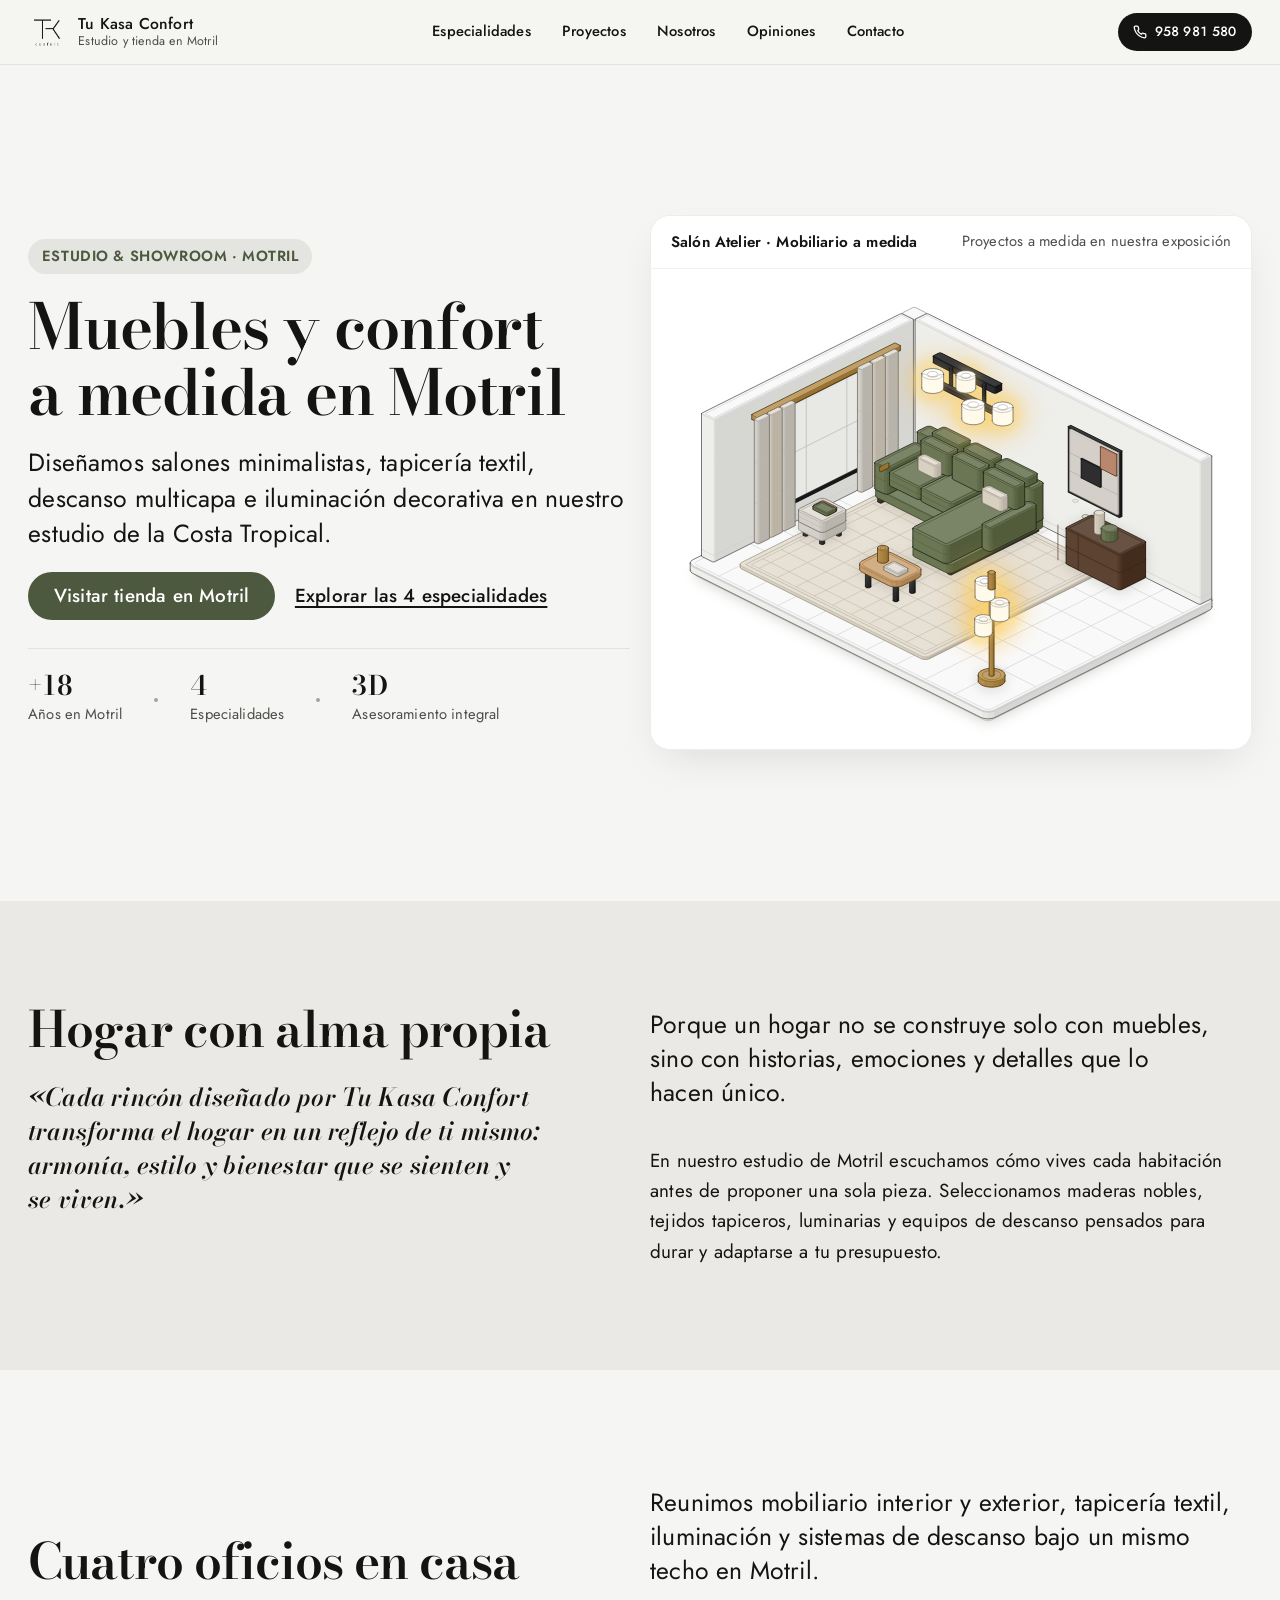
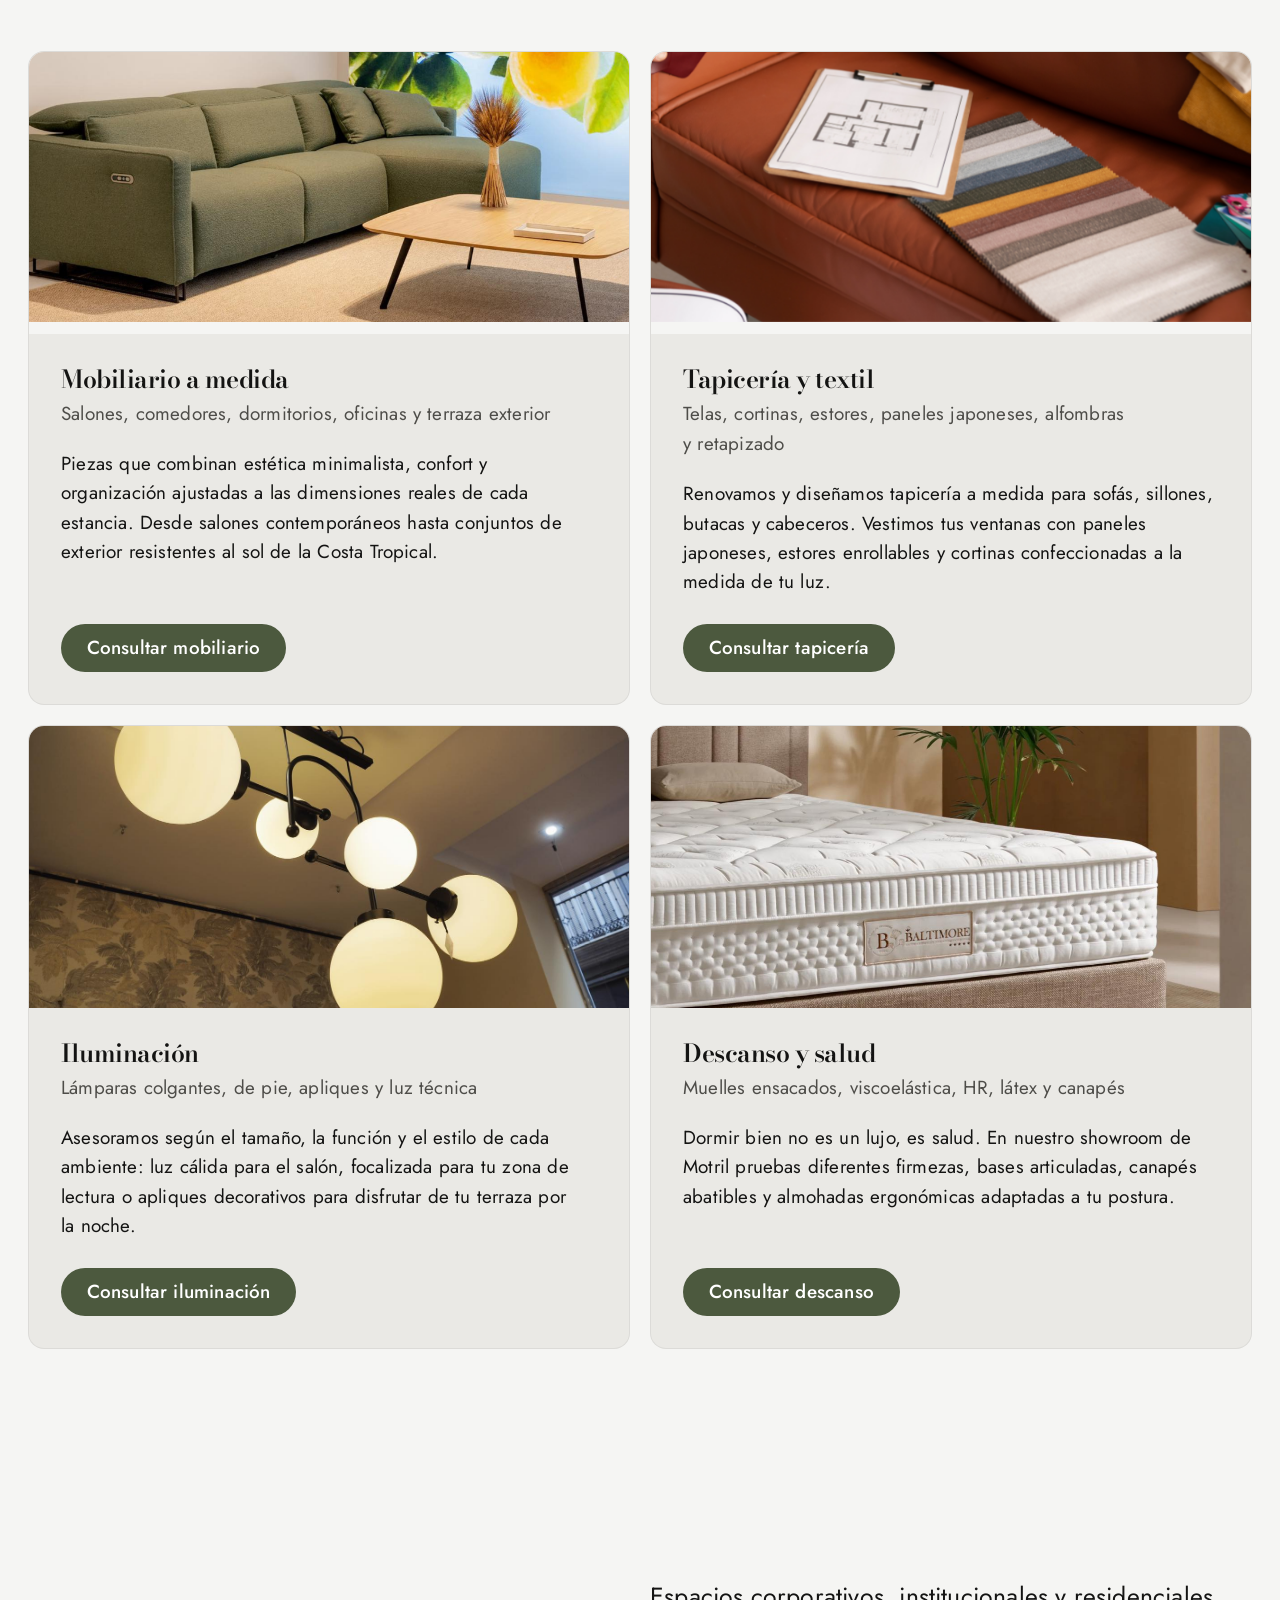
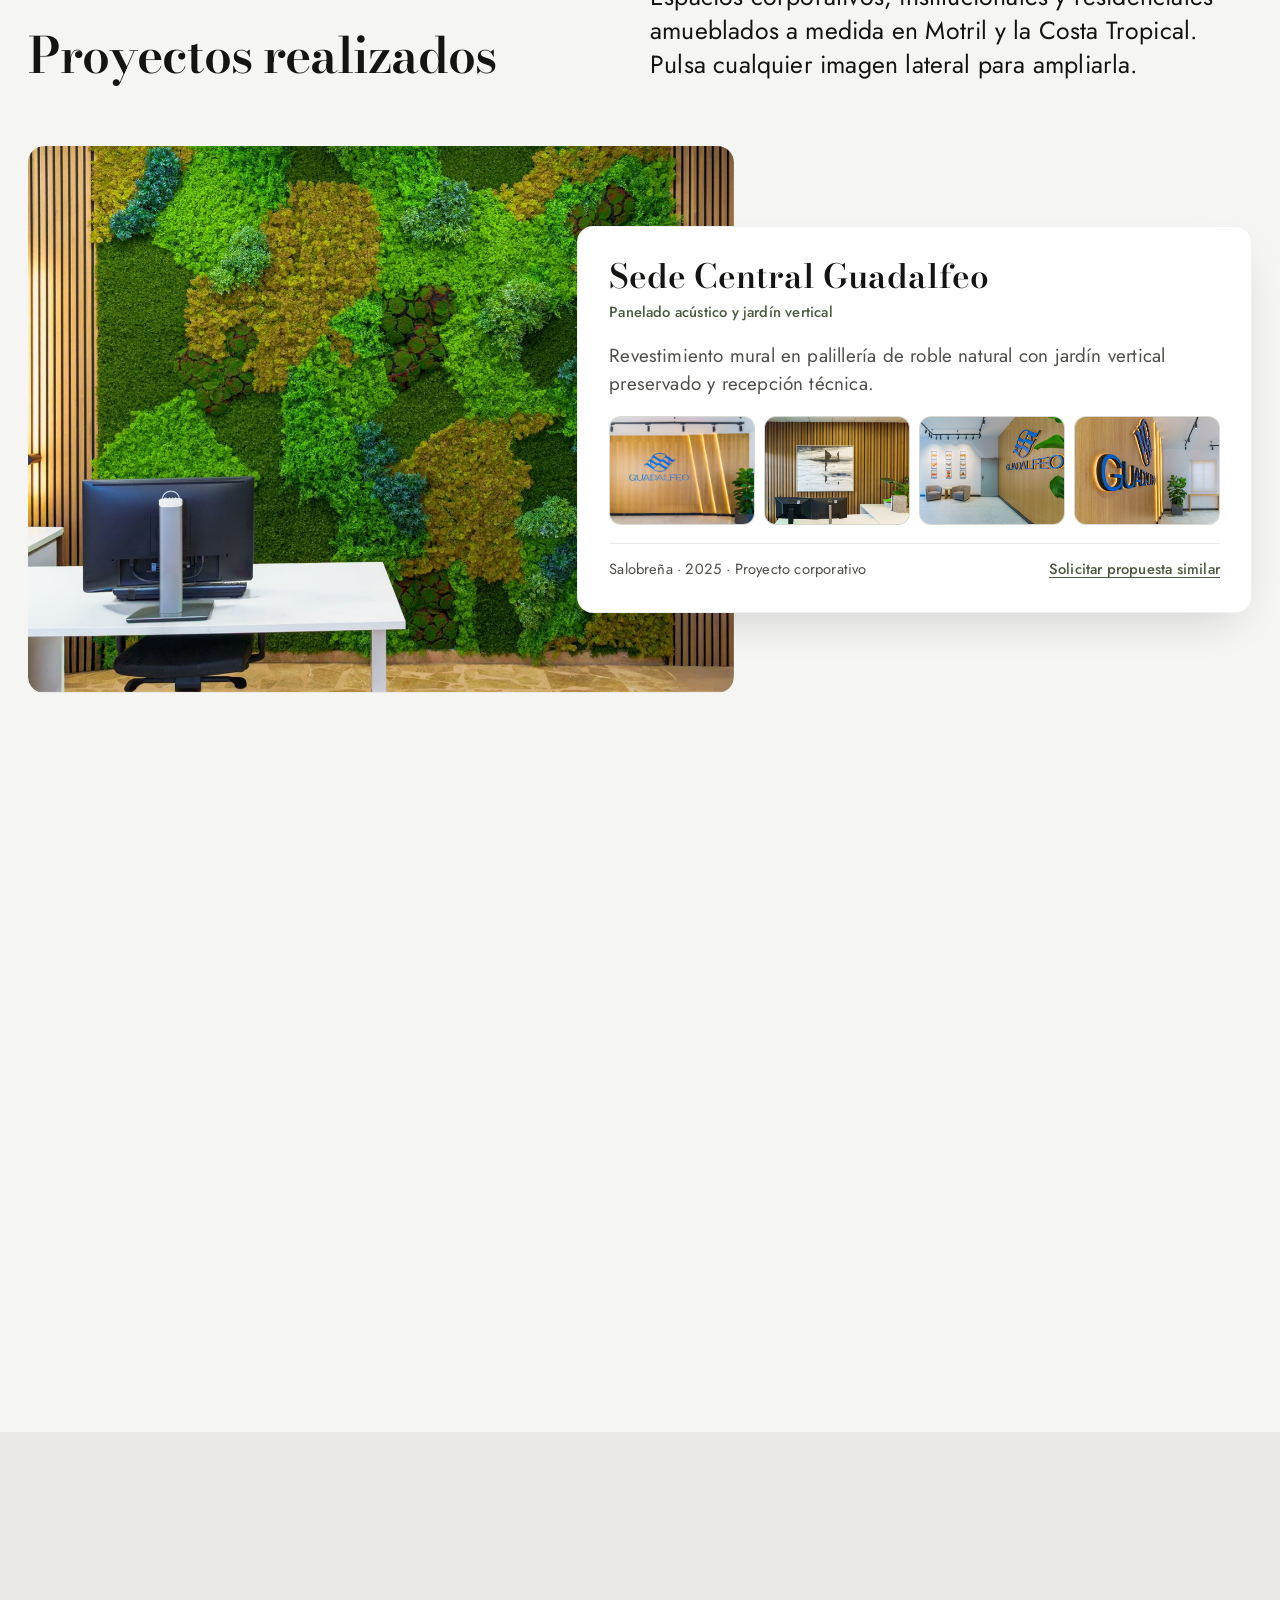
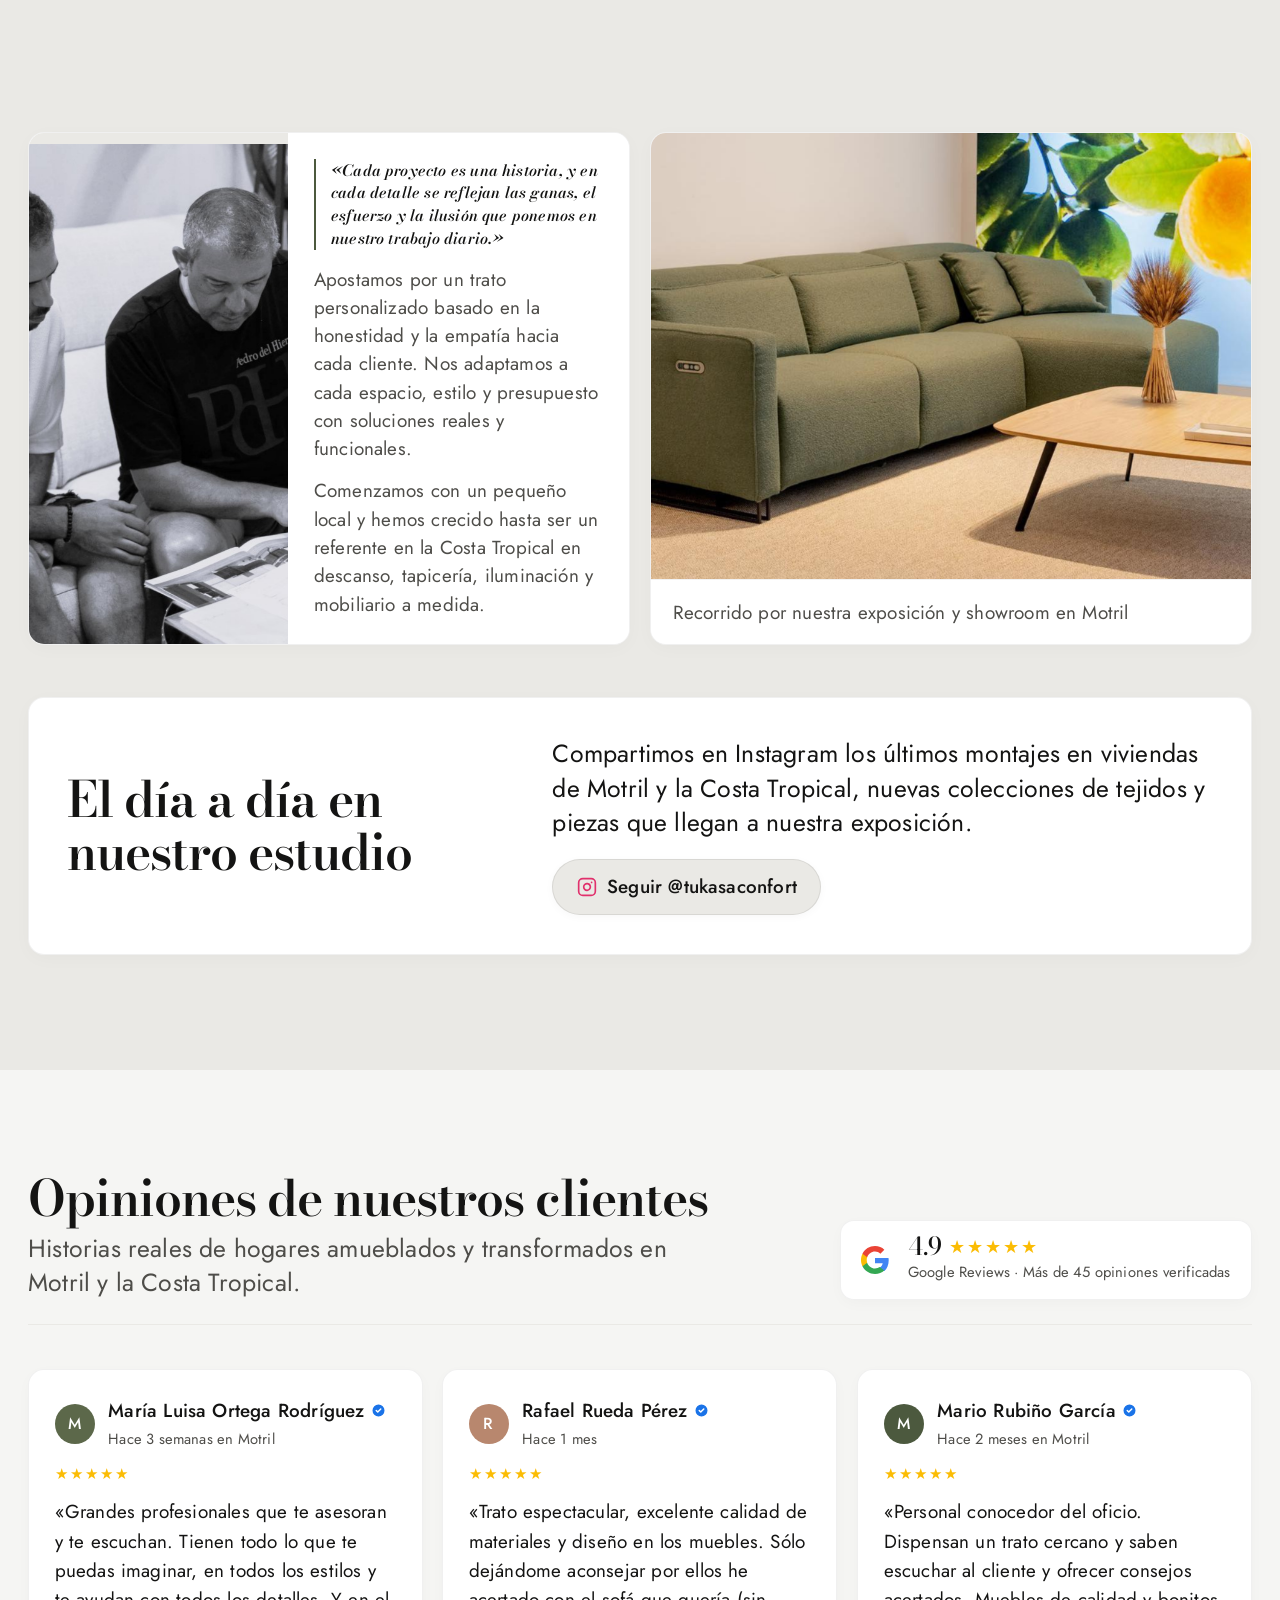
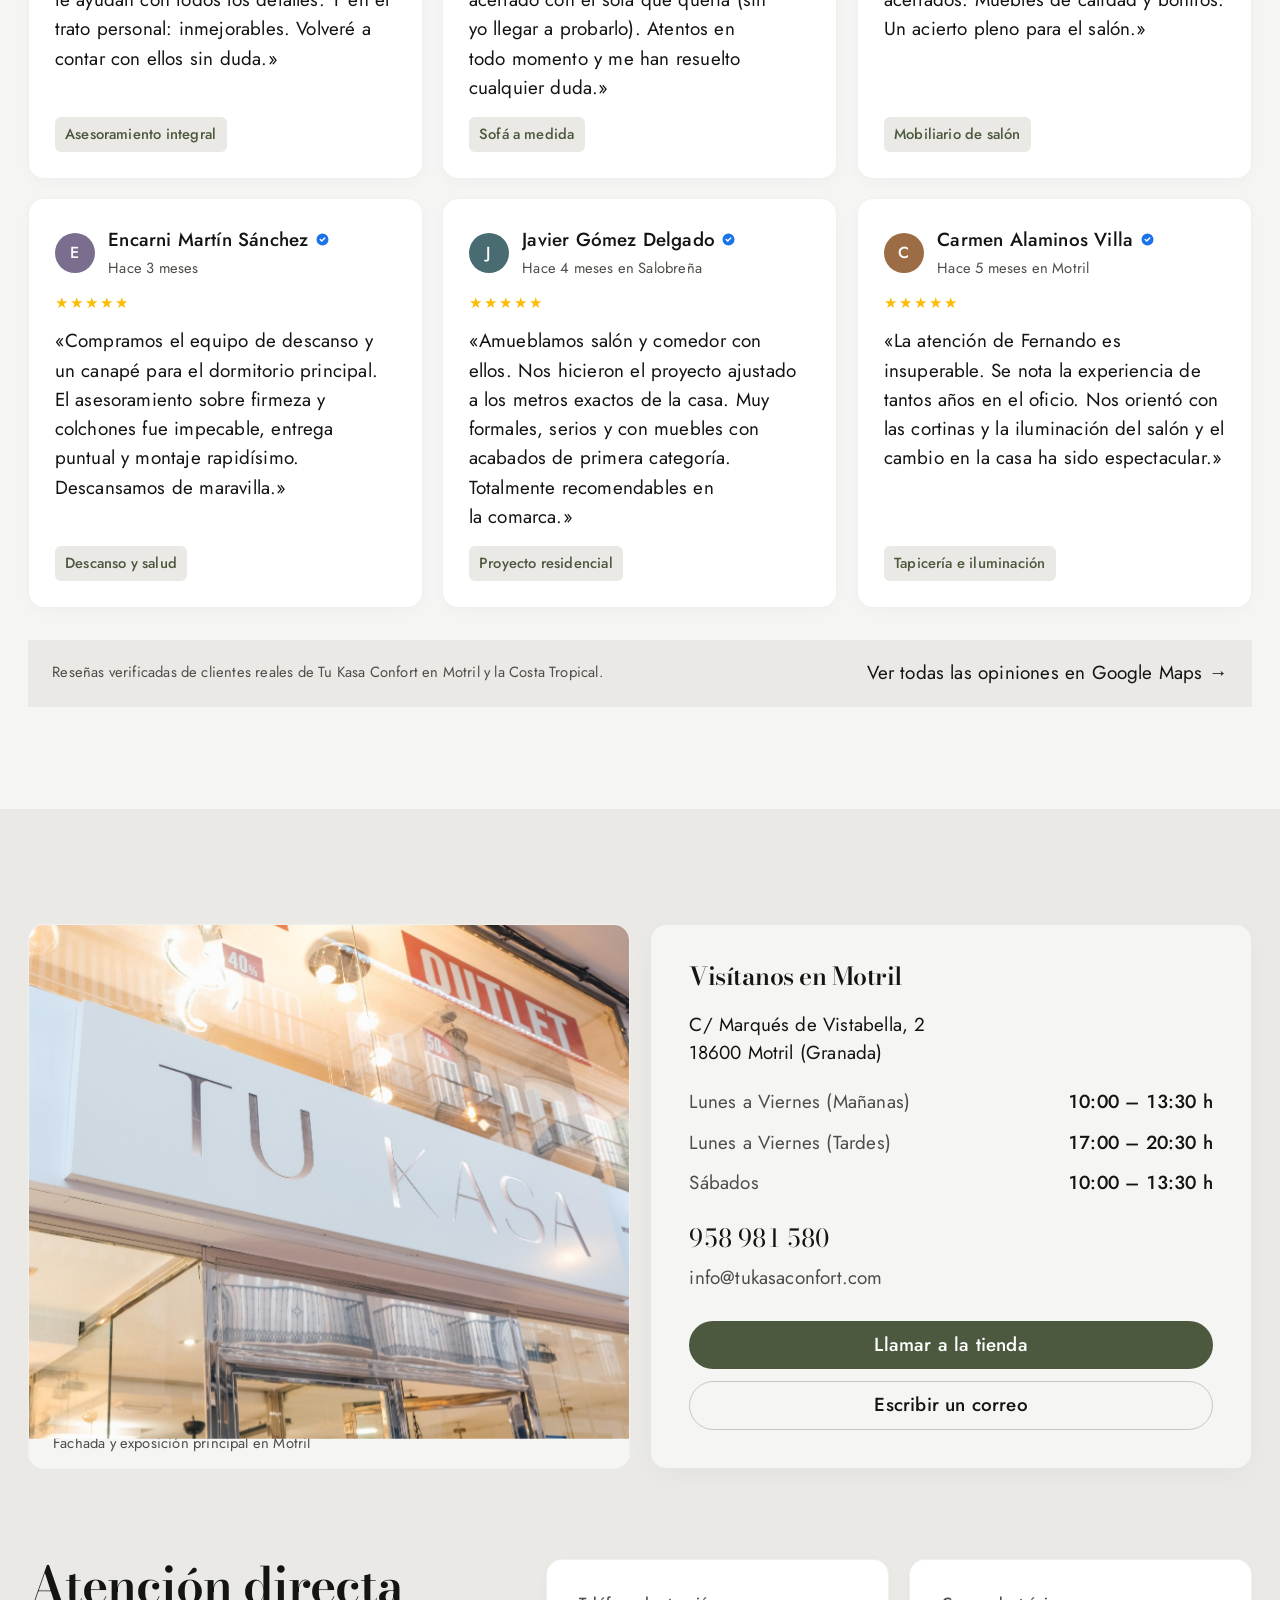
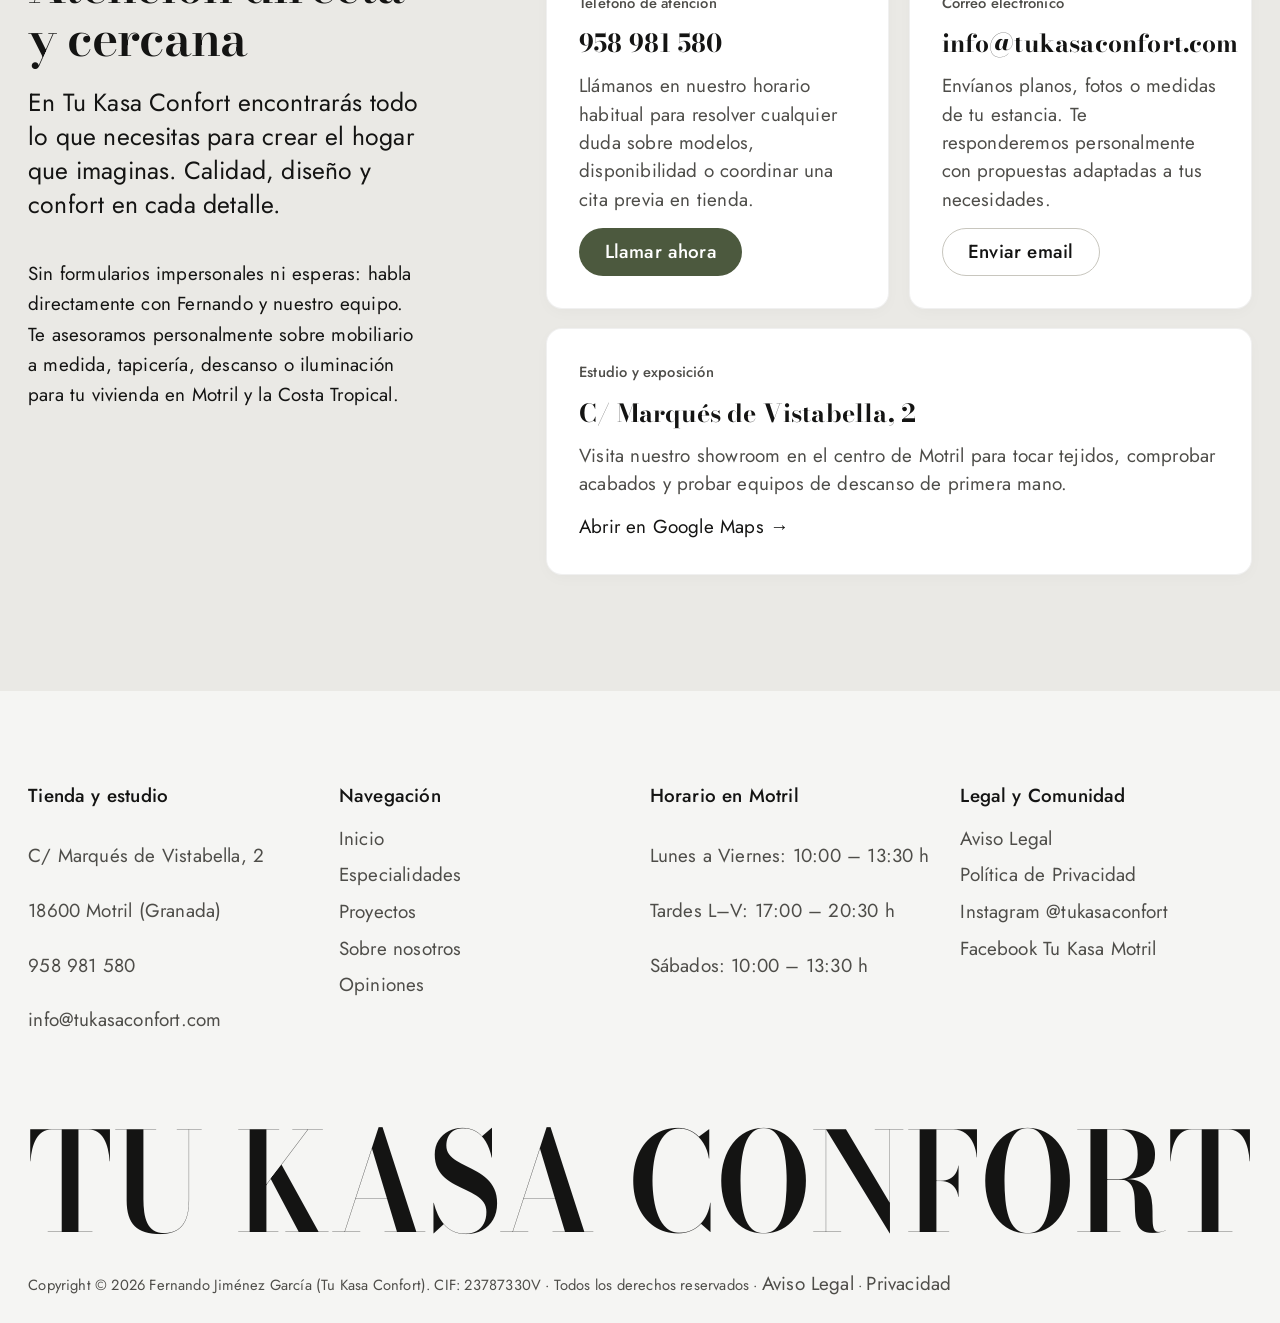
<file: index.html>
<!DOCTYPE html>
<html lang="es">
<head>
  <meta charset="UTF-8">
  <meta name="viewport" content="width=device-width, initial-scale=1.0">
  <meta name="description" content="Descubre Tu Kasa Confort en Motril (Granada): 18 años creando hogares con muebles, tapicería, descanso e iluminación a medida en C/ Marqués de Vistabella, 2.">
  <meta name="theme-color" content="#f5f5f3">
  <title>Tu Kasa Confort · Mobiliario, Tapicería, Descanso e Iluminación en Motril</title>
  <link rel="icon" type="image/png" href="assets/favicon.png">
  <link rel="preconnect" href="https://fonts.googleapis.com">
  <link rel="preconnect" href="https://fonts.gstatic.com" crossorigin>
  <link href="https://fonts.googleapis.com/css2?family=Bodoni+Moda:ital,opsz,wght@0,6..96,500..700;1,6..96,500..700&family=Jost:wght@400;500;600;700&display=swap" rel="stylesheet">
  <script>document.documentElement.classList.add('js');</script>
  <link rel="stylesheet" href="styles.css">
</head>
<body>

  <!-- SITE HEADER: Apple-Style Translucent Frosted Glass Sticky Bar -->
  <header class="site-header" id="top-header">
    <div class="site-header__bar wrap">
      <a href="#inicio" class="site-header__letterhead" aria-label="Tu Kasa Confort Inicio">
        <img src="assets/logo-transparente.png" alt="Logotipo TK Tu Kasa Confort" width="40" height="34" class="site-header__logo">
        <span class="site-header__brand-stack">
          <span class="site-header__brand-name">Tu Kasa Confort</span>
          <span class="site-header__brand-sub">Estudio y tienda en Motril</span>
        </span>
      </a>

      <nav class="site-header__nav" aria-label="Navegación principal">
        <a href="#especialidades" class="site-nav__link">Especialidades</a>
        <a href="#proyectos" class="site-nav__link">Proyectos</a>
        <a href="#nosotros" class="site-nav__link">Nosotros</a>
        <a href="#opiniones" class="site-nav__link">Opiniones</a>
        <a href="#contacto" class="site-nav__link">Contacto</a>
      </nav>

      <div class="site-header__actions">
        <a href="tel:958981580" class="site-header__cta" aria-label="Llamar a Tu Kasa Confort Motril">
          <svg width="14" height="14" viewBox="0 0 24 24" fill="none" stroke="currentColor" stroke-width="2.2" stroke-linecap="round" stroke-linejoin="round" aria-hidden="true"><path d="M22 16.92v3a2 2 0 0 1-2.18 2 19.79 19.79 0 0 1-8.63-3.07 19.5 19.5 0 0 1-6-6 19.79 19.79 0 0 1-3.07-8.67A2 2 0 0 1 4.11 2h3a2 2 0 0 1 2 1.72 12.84 12.84 0 0 0 .7 2.81 2 2 0 0 1-.45 2.11L8.09 9.91a16 16 0 0 0 6 6l1.27-1.27a2 2 0 0 1 2.11-.45 12.84 12.84 0 0 0 2.81.7A2 2 0 0 1 22 16.92z"></path></svg>
          <span>958 981 580</span>
        </a>
      </div>
    </div>
    <div class="header-progress" id="header-progress" aria-hidden="true"></div>
  </header>

  <!-- HERO: Apple-Style Interactive Architectural Stage & Minimalist Living Room Maquette -->
  <section class="hero" id="inicio">
    <div class="hero__stage wrap grid">
      <div class="hero__editorial">
        <span class="hero__badge">Estudio &amp; Showroom · Motril</span>
        <h1 class="display lines">
          <span class="line"><span data-line style="--i:0">Muebles y confort</span></span>
          <span class="line"><span data-line style="--i:1">a medida en Motril</span></span>
        </h1>
        <p class="hero__support">Diseñamos salones minimalistas, tapicería textil, descanso multicapa e iluminación decorativa en nuestro estudio de la Costa&nbsp;Tropical.</p>

        <div class="hero__actions">
          <a href="#contacto" class="button">Visitar tienda en Motril</a>
          <a href="#especialidades" class="link hero__secondary-link">Explorar las 4 especialidades</a>
        </div>

        <div class="hero__proof" aria-label="Garantías y trayectoria de Tu Kasa Confort">
          <div class="hero__proof-item">
            <span class="hero__proof-val">+18</span>
            <span class="hero__proof-txt">Años en Motril</span>
          </div>
          <span class="hero__proof-dot" aria-hidden="true"></span>
          <div class="hero__proof-item">
            <span class="hero__proof-val">4</span>
            <span class="hero__proof-txt">Especialidades</span>
          </div>
          <span class="hero__proof-dot" aria-hidden="true"></span>
          <div class="hero__proof-item">
            <span class="hero__proof-val">3D</span>
            <span class="hero__proof-txt">Asesoramiento integral</span>
          </div>
        </div>
      </div>

      <!-- Interactive Isometric Minimalist Living Room Stage -->
      <div class="hero__visual" data-ui>
        <div class="iso-stage">
          <div class="iso-stage__bar">
            <span class="iso-stage__status" id="iso-stage-caption">Salón Atelier · Mobiliario a medida</span>
            <span class="iso-stage__hint">Proyectos a medida en nuestra exposición</span>
          </div>

          <div class="iso-stage__canvas" id="iso-stage-canvas">
            <svg data-specialty="mobiliario" xmlns="http://www.w3.org/2000/svg" id="tukasa-atelier-iso" class="iso-svg iso" data-theme="light" viewBox="65 30 790 620" width="790" height="620" role="img" aria-label="Salón minimalista isométrico de Tu Kasa Confort: sofá chaise-longue verde musgo, mesa de roble, aparador de nogal, cortinas de lino e iluminación opal"><style><![CDATA[

.iso{
  --anatomy-page:#0b0b0b;--anatomy-card:#131313;--anatomy-text:#a3a3a3;--anatomy-strong:#e6e6e6;--anatomy-muted:#6e6e6e;
  --anatomy-paper:#131313;--anatomy-face:#1b1b1b;--anatomy-top:#1c1c1c;
  --anatomy-shade-0:#0f0f0f;--anatomy-shade-1:#121212;--anatomy-shade-2:#151515;--anatomy-shade-3:#181818;
  --anatomy-lit-top:#262626;--anatomy-lit-shade:#1d1d1d;
  --anatomy-hi:#d4d4d4;--anatomy-mid:#6a6a6a;--anatomy-lo:#3e3e3e;--anatomy-faint:#2a2a2a;--anatomy-lit:#ffffff;
  --anatomy-halo:#050505;--anatomy-halo-opacity:.9;--anatomy-dot:#e6e6e6;
  --anatomy-red:#ff6b6b;--anatomy-green:#6be0a0;--anatomy-blue:#6b9bff;
  --anatomy-weight:.6px;--anatomy-ease:cubic-bezier(.32,.72,0,1);
  
  
}
.iso[data-theme="light"]{
  --anatomy-page:#f2f2ef;--anatomy-card:#fbfbfa;--anatomy-text:#57575a;--anatomy-strong:#18181a;--anatomy-muted:#8c8c90;
  --anatomy-paper:#fbfbfa;--anatomy-face:#ffffff;--anatomy-top:#ffffff;
  --anatomy-shade-0:#dcdcd9;--anatomy-shade-1:#e5e5e2;--anatomy-shade-2:#ededea;--anatomy-shade-3:#f4f4f1;
  --anatomy-lit-top:#ffffff;--anatomy-lit-shade:#eeeeeb;
  --anatomy-hi:#26262a;--anatomy-mid:#8a8a8f;--anatomy-lo:#b4b4b8;--anatomy-faint:#d4d4d6;--anatomy-lit:#000000;
  --anatomy-halo:#8a8a80;--anatomy-halo-opacity:.32;--anatomy-dot:#3a3a3e;
  --anatomy-red:#e5484d;--anatomy-green:#30a46c;--anatomy-blue:#3e63dd;
  
}
.iso-svg{display:block;width:100%;height:auto;overflow:visible}
.iso-svg path,.iso-svg circle{vector-effect:non-scaling-stroke}
.iso-fill{fill:var(--anatomy-paper);stroke:none}
.iso-solid[data-lit]>.iso-fill{fill:var(--anatomy-face)}
.iso-shade,.iso-top{stroke:none}
.iso-shade[data-shade="0"]{fill:var(--anatomy-shade-0)}
.iso-shade[data-shade="1"]{fill:var(--anatomy-shade-1)}
.iso-shade[data-shade="2"]{fill:var(--anatomy-shade-2)}
.iso-shade[data-shade="3"]{fill:var(--anatomy-shade-3)}
.iso-top{fill:var(--anatomy-top)}
.iso-solid[data-lit]>.iso-top{fill:var(--anatomy-lit-top)}
.iso-solid[data-lit]>.iso-shade{fill:var(--anatomy-lit-shade)}
.iso-solid[data-joined]>.iso-shade,.iso-solid[data-joined]>.iso-top{stroke-width:.4;stroke-linejoin:round}
.iso-solid[data-joined]>.iso-shade[data-shade="0"]{stroke:var(--anatomy-shade-0)}
.iso-solid[data-joined]>.iso-shade[data-shade="1"]{stroke:var(--anatomy-shade-1)}
.iso-solid[data-joined]>.iso-shade[data-shade="2"]{stroke:var(--anatomy-shade-2)}
.iso-solid[data-joined]>.iso-shade[data-shade="3"]{stroke:var(--anatomy-shade-3)}
.iso-solid[data-joined]>.iso-top{stroke:var(--anatomy-top)}
.iso-solid[data-joined][data-lit]>.iso-top{stroke:var(--anatomy-lit-top)}
.iso-solid[data-joined][data-lit]>.iso-shade{stroke:var(--anatomy-lit-shade)}
.iso-solid[data-lit]>.iso-edge{stroke:var(--anatomy-lit)}
.iso-halo{fill:var(--anatomy-halo);stroke:none;filter:blur(9px);opacity:var(--anatomy-halo-opacity);transform:translateY(3px)}
.iso-line{fill:none;stroke:var(--anatomy-lo);stroke-width:var(--anatomy-weight);stroke-linecap:round;stroke-linejoin:round}
.iso-line[data-tone="hi"]{stroke:var(--anatomy-hi)}
.iso-line[data-tone="mid"]{stroke:var(--anatomy-mid)}
.iso-line[data-tone="lo"]{stroke:var(--anatomy-lo)}
.iso-line[data-tone="faint"]{stroke:var(--anatomy-faint)}
.iso-line[data-tone="lit"]{stroke:var(--anatomy-lit)}
.iso-line[data-tone="red"]{stroke:var(--anatomy-red)}
.iso-line[data-tone="green"]{stroke:var(--anatomy-green)}
.iso-line[data-tone="blue"]{stroke:var(--anatomy-blue)}
.iso-line[data-dotted]{stroke-dasharray:.01 3.5;stroke-width:1}
.iso-line[data-dashed]{stroke-dasharray:3 3}
.iso-line[data-flow]{stroke-dasharray:2 6}
.iso-wire-end{fill:var(--anatomy-paper);stroke:var(--anatomy-lo);stroke-width:var(--anatomy-weight)}
.iso-wire[data-tone="hi"] .iso-wire-end{stroke:var(--anatomy-hi)}
.iso-wire[data-tone="mid"] .iso-wire-end{stroke:var(--anatomy-mid)}
.iso-wire[data-tone="faint"] .iso-wire-end{stroke:var(--anatomy-faint)}
.iso-wire[data-tone="lit"] .iso-wire-end{stroke:var(--anatomy-lit)}
.iso-dots circle{fill:var(--anatomy-dot);stroke:none;opacity:.32}
.iso-dots[data-tone="hi"] circle{opacity:.85}
.iso-dots[data-tone="mid"] circle{opacity:.45}
.iso-dots[data-tone="lo"] circle{opacity:.22}
.iso-dots[data-tone="faint"] circle{opacity:.12}

.iso-face-text[data-tone="hi"]{fill:var(--anatomy-hi)}
.iso-face-text[data-tone="lo"]{fill:var(--anatomy-lo)}
.iso-face-text[data-tone="faint"]{fill:var(--anatomy-faint)}
.tb-body{fill:var(--anatomy-shade-2);stroke:none}
.tb-shine{fill:var(--anatomy-top);stroke:none}
.tb-shade{fill:var(--anatomy-shade-0);stroke:none}
.tb-ring{fill:none;stroke:var(--anatomy-lo);stroke-width:.45;stroke-linecap:butt;stroke-linejoin:round}
.tb-ring[data-tone="mid"]{stroke:var(--anatomy-mid)}
.tb-ring[data-tone="faint"]{stroke:var(--anatomy-faint)}
.tb-ring[data-tone="hi"]{stroke:var(--anatomy-hi)}
@keyframes iso-flow{to{stroke-dashoffset:-32}}
@keyframes iso-pulse{0%,100%{opacity:.18}12%{opacity:1}40%{opacity:.18}}
.iso-line[data-flow]{animation:iso-flow 1600ms linear infinite}
.iso-dots circle[data-pulse]{animation:iso-pulse 1600ms steps(1,end) infinite;animation-delay:var(--pulse-at,0ms)}
.iso-figure{margin:32px 0 36px}

.iso-plate-corners{position:absolute;inset:18px 20px;pointer-events:none}
.iso-plate-corner{position:absolute;color:var(--anatomy-muted);font-size:10.5px;line-height:1;letter-spacing:.04em;white-space:nowrap}
.iso-plate-corner[data-corner="fig"]{top:0;left:0;color:var(--anatomy-text)}
.iso-plate-corner[data-corner="title"]{top:0;right:0;text-transform:uppercase;letter-spacing:.1em}
.iso-plate-corner[data-corner="hint"]{bottom:0;left:0;text-transform:uppercase;letter-spacing:.1em}
.iso-plate-corner[data-corner="readout"]{right:0;bottom:0;color:var(--anatomy-text);font-variant-numeric:tabular-nums}
.iso-plate .iso-svg{margin:0 auto}
.iso-legend{display:grid;gap:8px;margin-top:12px;color:var(--anatomy-muted);font-size:13px;line-height:1.55}
.iso-keys{display:flex;flex-wrap:wrap;gap:6px 18px}
.iso-key{display:inline-flex;align-items:center;gap:7px}
.iso-swatch{width:16px;height:10px;flex:none;overflow:visible}
.iso-swatch path{fill:none;stroke:var(--anatomy-hi);stroke-width:1;vector-effect:non-scaling-stroke;stroke-linejoin:round;stroke-linecap:round}
.iso-swatch[data-mark="raised"] path,.iso-swatch[data-mark="flat"] path{stroke:var(--anatomy-mid)}
.iso-swatch[data-mark="lit"] path{stroke:var(--anatomy-lit)}
.iso-swatch[data-mark="dim"] path{stroke:var(--anatomy-lo)}
.iso-swatch[data-mark="dotted"] path{stroke-dasharray:.01 3;stroke-width:1.4}
.iso-swatch[data-mark="dashed"] path{stroke-dasharray:3 2.5}
.iso-swatch[data-mark="red"] path{stroke:var(--anatomy-red)}
.iso-swatch[data-mark="green"] path{stroke:var(--anatomy-green)}
.iso-swatch[data-mark="blue"] path{stroke:var(--anatomy-blue)}
.iso-swatch-crease{stroke:var(--anatomy-lo)!important}
@media (max-width:560px){.iso-plate-corner[data-corner="hint"]{bottom:18px}}
@media (prefers-reduced-motion:reduce){.iso-line[data-flow],.iso-dots circle[data-pulse]{animation:none}}


#tukasa-atelier-iso.iso{--anatomy-paper:#f5f5f3;--anatomy-face:#f9f9f9;--anatomy-top:#f9f9f9;--anatomy-shade-0:#d6d6d3;--anatomy-shade-1:#dfdfdc;--anatomy-shade-2:#e7e7e4;--anatomy-shade-3:#eeeeeb;--anatomy-lit-top:#f9f9f9;--anatomy-lit-shade:#e8e8e5;--anatomy-hi:#222225;--anatomy-mid:#858589;--anatomy-lo:#aeaeb2;--anatomy-faint:#ceced0;--anatomy-halo:#85857a;--anatomy-dot:#353539;--anatomy-card:#f5f5f3;--anatomy-page:#f5f5f3}
#tukasa-atelier-iso .ac-moss{--anatomy-paper:#626d4c;--anatomy-face:#77825f;--anatomy-top:#7a8467;--anatomy-shade-0:#525c3b;--anatomy-shade-1:#5a6543;--anatomy-shade-2:#626d4c;--anatomy-shade-3:#6b7654;--anatomy-lit-top:#848c74;--anatomy-lit-shade:#687351;--anatomy-hi:#070b00;--anatomy-mid:#2b3318;--anatomy-lo:#475131;--anatomy-faint:#576241;--anatomy-lit:#010200;--anatomy-dot:#0a1001}
#tukasa-atelier-iso .ac-oak{--anatomy-paper:#be9463;--anatomy-face:#d5a978;--anatomy-top:#d3ae85;--anatomy-shade-0:#ab8251;--anatomy-shade-1:#b58b5a;--anatomy-shade-2:#be9463;--anatomy-shade-3:#c89d6c;--anatomy-lit-top:#d8b997;--anatomy-lit-shade:#c59a69;--anatomy-hi:#412908;--anatomy-mid:#7a572d;--anatomy-lo:#9f7645;--anatomy-faint:#b18857;--anatomy-lit:#291702;--anatomy-dot:#472e0e}
#tukasa-atelier-iso .ac-walnut{--anatomy-paper:#543b2a;--anatomy-face:#674e3d;--anatomy-top:#685243;--anatomy-shade-0:#432c1b;--anatomy-shade-1:#4b3323;--anatomy-shade-2:#543b2a;--anatomy-shade-3:#5c4332;--anatomy-lit-top:#6d5b4f;--anatomy-lit-shade:#59402f;--anatomy-hi:#130601;--anatomy-mid:#1b0900;--anatomy-lo:#382212;--anatomy-faint:#483120;--anatomy-lit:#050100;--anatomy-dot:#170902}
#tukasa-atelier-iso .ac-sand{--anatomy-paper:#cec6b8;--anatomy-face:#e5ddce;--anatomy-top:#e7e0d4;--anatomy-shade-0:#bbb3a5;--anatomy-shade-1:#c5bdae;--anatomy-shade-2:#cec6b8;--anatomy-shade-3:#d8d0c1;--anatomy-lit-top:#f0eae0;--anatomy-lit-shade:#d5cdbe;--anatomy-hi:#575249;--anatomy-mid:#8c8579;--anatomy-lo:#aea798;--anatomy-faint:#c1baab;--anatomy-lit:#403d35;--anatomy-dot:#5c574e}
#tukasa-atelier-iso .ac-linen{--anatomy-paper:#cbc7bf;--anatomy-face:#e1ded6;--anatomy-top:#e4e1da;--anatomy-shade-0:#b8b4ac;--anatomy-shade-1:#c1bdb6;--anatomy-shade-2:#cbc7bf;--anatomy-shade-3:#d4d0c9;--anatomy-lit-top:#eeebe5;--anatomy-lit-shade:#d1cdc5;--anatomy-hi:#55524e;--anatomy-mid:#89867f;--anatomy-lo:#aba7a0;--anatomy-faint:#bebab2;--anatomy-lit:#3f3d39;--anatomy-dot:#5a5853}
#tukasa-atelier-iso .ac-terracotta{--anatomy-paper:#ae7e65;--anatomy-face:#c5937a;--anatomy-top:#c39883;--anatomy-shade-0:#9b6c54;--anatomy-shade-1:#a5755d;--anatomy-shade-2:#ae7e65;--anatomy-shade-3:#b8876e;--anatomy-lit-top:#c7a492;--anatomy-lit-shade:#b5846b;--anatomy-hi:#33180a;--anatomy-mid:#6b432f;--anatomy-lo:#8f6149;--anatomy-faint:#a2725a;--anatomy-lit:#1c0801;--anatomy-dot:#381d0e}
#tukasa-atelier-iso .ac-brass{--anatomy-paper:#ab8543;--anatomy-face:#c29a58;--anatomy-top:#c09f68;--anatomy-shade-0:#997330;--anatomy-shade-1:#a27c39;--anatomy-shade-2:#ab8543;--anatomy-shade-3:#b58e4c;--anatomy-lit-top:#c5a97d;--anatomy-lit-shade:#b28b49;--anatomy-hi:#2e1e02;--anatomy-mid:#694905;--anatomy-lo:#8c6722;--anatomy-faint:#9f7936;--anatomy-lit:#170d00;--anatomy-dot:#342303}
#tukasa-atelier-iso .ac-opal{--anatomy-paper:#cfc7b3;--anatomy-face:#e5dec9;--anatomy-top:#e8e1cf;--anatomy-shade-0:#bbb4a0;--anatomy-shade-1:#c5bda9;--anatomy-shade-2:#cfc7b3;--anatomy-shade-3:#d8d1bc;--anatomy-lit-top:#f0ebdc;--anatomy-lit-shade:#d5cdb9;--anatomy-hi:#575246;--anatomy-mid:#8c8675;--anatomy-lo:#afa794;--anatomy-faint:#c2baa6;--anatomy-lit:#413d33;--anatomy-dot:#5c584b}
#tukasa-atelier-iso .ac-iron{--anatomy-paper:#262628;--anatomy-face:#38383a;--anatomy-top:#3a3a3c;--anatomy-shade-0:#18181a;--anatomy-shade-1:#1f1f21;--anatomy-shade-2:#262628;--anatomy-shade-3:#2e2e30;--anatomy-lit-top:#424244;--anatomy-lit-shade:#2b2b2d;--anatomy-hi:#09090a;--anatomy-mid:#010101;--anatomy-lo:#0f0f11;--anatomy-faint:#1d1d1f;--anatomy-lit:#020202;--anatomy-dot:#0d0d0e}


#tukasa-atelier-iso .iso-part {
  opacity: 1 !important;
  filter: none !important;
  transform: none !important;
  transition: none !important;
}
#tukasa-atelier-iso .iso-part--descanso-visco,
#tukasa-atelier-iso .iso-part--descanso-springs {
  display: none !important;
}
#tukasa-atelier-iso .iso-light-bloom {
  opacity: 1 !important;
  pointer-events: none;
}
#tukasa-atelier-iso .ac-opal {
  --anatomy-paper: #fff6d9;
  --anatomy-face: #ffffff;
  --anatomy-top: #ffffff;
  --anatomy-lit-top: #ffffff;
  --anatomy-lit-shade: #fffaea;
  filter: drop-shadow(0 0 8px rgba(255, 215, 110, 0.55));
}

]]></style><g data-art=""><g class="iso-solid"><path class="iso-halo" d="M95.5 426.3L95.7 425.6L96.1 424.9L96.8 424.2L97.7 423.7L402.2 271.4L403.4 270.9L404.7 270.6L406 270.4L407.5 270.3L408.9 270.4L410.3 270.6L411.6 270.9L412.7 271.4L822.3 476.2L823.2 476.7L823.9 477.4L824.3 478.1L824.5 478.8L824.5 485.2L824.3 485.9L823.9 486.6L823.2 487.3L822.3 487.9L517.8 640.1L516.6 640.6L515.3 640.9L514 641.1L512.5 641.2L511.1 641.1L509.7 640.9L508.4 640.6L507.3 640.1L97.7 435.3L96.8 434.8L96.1 434.1L95.7 433.4L95.5 432.7Z"/><path class="iso-fill" d="M95.5 426.3L95.7 425.6L96.1 424.9L96.8 424.2L97.7 423.7L402.2 271.4L403.4 270.9L404.7 270.6L406 270.4L407.5 270.3L408.9 270.4L410.3 270.6L411.6 270.9L412.7 271.4L822.3 476.2L823.2 476.7L823.9 477.4L824.3 478.1L824.5 478.8L824.5 485.2L824.3 485.9L823.9 486.6L823.2 487.3L822.3 487.9L517.8 640.1L516.6 640.6L515.3 640.9L514 641.1L512.5 641.2L511.1 641.1L509.7 640.9L508.4 640.6L507.3 640.1L97.7 435.3L96.8 434.8L96.1 434.1L95.7 433.4L95.5 432.7Z"/><path class="iso-shade" data-shade="0" d="M824.5 485.2L824.3 485.9L824.3 479.5L824.5 478.8ZM824.3 485.9L823.9 486.6L823.9 480.2L824.3 479.5ZM823.9 486.6L823.2 487.3L823.2 480.9L823.9 480.2ZM823.2 487.3L822.3 487.9L822.3 481.4L823.2 480.9ZM822.3 487.9L517.8 640.1L517.8 633.7L822.3 481.4ZM517.8 640.1L516.6 640.6L516.6 634.2L517.8 633.7Z"/><path class="iso-shade" data-shade="1" d="M516.6 640.6L515.3 640.9L515.3 634.5L516.6 634.2ZM515.3 640.9L514 641.1L514 634.7L515.3 634.5ZM514 641.1L512.5 641.2L512.5 634.8L514 634.7Z"/><path class="iso-shade" data-shade="2" d="M512.5 641.2L511.1 641.1L511.1 634.7L512.5 634.8ZM511.1 641.1L509.7 640.9L509.7 634.5L511.1 634.7ZM509.7 640.9L508.4 640.6L508.4 634.2L509.7 634.5Z"/><path class="iso-shade" data-shade="3" d="M508.4 640.6L507.3 640.1L507.3 633.7L508.4 634.2ZM507.3 640.1L97.7 435.3L97.7 428.9L507.3 633.7ZM97.7 435.3L96.8 434.8L96.8 428.3L97.7 428.9ZM96.8 434.8L96.1 434.1L96.1 427.7L96.8 428.3ZM96.1 434.1L95.7 433.4L95.7 427L96.1 427.7ZM95.7 433.4L95.5 432.7L95.5 426.3L95.7 427Z"/><path class="iso-top" d="M822.3 476.2L823.2 476.7L823.9 477.4L824.3 478.1L824.5 478.8L824.3 479.5L823.9 480.2L823.2 480.9L822.3 481.4L517.8 633.7L516.6 634.2L515.3 634.5L514 634.7L512.5 634.8L511.1 634.7L509.7 634.5L508.4 634.2L507.3 633.7L97.7 428.9L96.8 428.3L96.1 427.7L95.7 427L95.5 426.3L95.7 425.6L96.1 424.9L96.8 424.2L97.7 423.7L402.2 271.4L403.4 270.9L404.7 270.6L406 270.4L407.5 270.3L408.9 270.4L410.3 270.6L411.6 270.9L412.7 271.4Z"/><path class="iso-line iso-crease" data-tone="faint" d="M824.5 478.8L824.3 479.5L823.9 480.2L823.2 480.9L822.3 481.4L517.8 633.7L516.6 634.2L515.3 634.5L514 634.7L512.5 634.8L511.1 634.7L509.7 634.5L508.4 634.2L507.3 633.7L97.7 428.9L96.8 428.3L96.1 427.7L95.7 427L95.5 426.3"/><path class="iso-line iso-edge" data-tone="lo" d="M95.5 426.3L95.7 425.6L96.1 424.9L96.8 424.2L97.7 423.7L402.2 271.4L403.4 270.9L404.7 270.6L406 270.4L407.5 270.3L408.9 270.4L410.3 270.6L411.6 270.9L412.7 271.4L822.3 476.2L823.2 476.7L823.9 477.4L824.3 478.1L824.5 478.8M824.5 485.2L824.3 485.9L823.9 486.6L823.2 487.3L822.3 487.9L517.8 640.1L516.6 640.6L515.3 640.9L514 641.1L512.5 641.2L511.1 641.1L509.7 640.9L508.4 640.6L507.3 640.1L97.7 435.3L96.8 434.8L96.1 434.1L95.7 433.4L95.5 432.7M824.5 478.8L824.5 485.2M95.5 426.3L95.5 432.7"/></g><g class="iso-solid"><path class="iso-fill" d="M88.1 416.6L88.4 415.2L89.2 413.8L90.6 412.5L92.4 411.4L397 259.1L399.2 258.2L401.8 257.5L404.6 257.1L407.5 256.9L410.4 257.1L413.2 257.5L415.7 258.2L418 259.1L827.6 463.9L829.4 465L830.8 466.3L831.6 467.7L831.9 469.1L831.9 478.8L831.6 480.2L830.8 481.6L829.4 482.9L827.6 484L523 636.3L520.8 637.2L518.2 637.9L515.4 638.4L512.5 638.5L509.6 638.4L506.8 637.9L504.3 637.2L502 636.3L92.4 431.5L90.6 430.4L89.2 429.1L88.4 427.7L88.1 426.3Z"/><path class="iso-shade" data-shade="0" d="M831.9 478.8L831.6 480.2L831.6 470.6L831.9 469.1ZM831.6 480.2L830.8 481.6L830.8 472L831.6 470.6ZM830.8 481.6L829.4 482.9L829.4 473.3L830.8 472ZM829.4 482.9L827.6 484L827.6 474.4L829.4 473.3ZM827.6 484L523 636.3L523 626.7L827.6 474.4ZM523 636.3L520.8 637.2L520.8 627.6L523 626.7Z"/><path class="iso-shade" data-shade="1" d="M520.8 637.2L518.2 637.9L518.2 628.3L520.8 627.6ZM518.2 637.9L515.4 638.4L515.4 628.7L518.2 628.3ZM515.4 638.4L512.5 638.5L512.5 628.8L515.4 628.7Z"/><path class="iso-shade" data-shade="2" d="M512.5 638.5L509.6 638.4L509.6 628.7L512.5 628.8ZM509.6 638.4L506.8 637.9L506.8 628.3L509.6 628.7ZM506.8 637.9L504.3 637.2L504.3 627.6L506.8 628.3Z"/><path class="iso-shade" data-shade="3" d="M504.3 637.2L502 636.3L502 626.7L504.3 627.6ZM502 636.3L92.4 431.5L92.4 421.9L502 626.7ZM92.4 431.5L90.6 430.4L90.6 420.8L92.4 421.9ZM90.6 430.4L89.2 429.1L89.2 419.5L90.6 420.8ZM89.2 429.1L88.4 427.7L88.4 418.1L89.2 419.5ZM88.4 427.7L88.1 426.3L88.1 416.6L88.4 418.1Z"/><path class="iso-top" d="M827.6 463.9L829.4 465L830.8 466.3L831.6 467.7L831.9 469.1L831.6 470.6L830.8 472L829.4 473.3L827.6 474.4L523 626.7L520.8 627.6L518.2 628.3L515.4 628.7L512.5 628.8L509.6 628.7L506.8 628.3L504.3 627.6L502 626.7L92.4 421.9L90.6 420.8L89.2 419.5L88.4 418.1L88.1 416.6L88.4 415.2L89.2 413.8L90.6 412.5L92.4 411.4L397 259.1L399.2 258.2L401.8 257.5L404.6 257.1L407.5 256.9L410.4 257.1L413.2 257.5L415.7 258.2L418 259.1Z"/><path class="iso-line iso-crease" data-tone="lo" d="M831.9 469.1L831.6 470.6L830.8 472L829.4 473.3L827.6 474.4L523 626.7L520.8 627.6L518.2 628.3L515.4 628.7L512.5 628.8L509.6 628.7L506.8 628.3L504.3 627.6L502 626.7L92.4 421.9L90.6 420.8L89.2 419.5L88.4 418.1L88.1 416.6"/><path class="iso-line iso-bevel" data-tone="lo" d="M831.9 469.1L829.4 470.4L828.7 471.6L827.6 472.7L825.9 473.7L521.5 625.8L519.5 626.7L517.3 627.3L515 627.6L512.5 627.7L510 627.6L507.7 627.3L505.5 626.7L503.5 625.8L94.1 421.1L92.4 420.1L91.3 419.1L90.6 417.9L88.1 416.6"/><path class="iso-line" data-tone="faint" d="M822.3 466.5L823.5 467.3L824.2 468.2L824.5 469.1L824.2 470.1L823.5 471L822.3 471.8L517.8 624L516.2 624.6L514.4 625L512.5 625.1L510.6 625L508.8 624.6L507.3 624L97.7 419.3L96.5 418.5L95.8 417.6L95.5 416.6L95.8 415.7L96.5 414.8L97.7 414L402.2 261.7L403.8 261.2L405.6 260.8L407.5 260.7L409.4 260.8L411.2 261.2L412.7 261.7Z"/><path class="iso-line" data-tone="faint" d="M444.2 277.5L129.2 435M486.3 298.5L171.2 456M528.3 319.5L213.2 477M570.3 340.5L255.2 498M612.3 361.5L297.2 519M654.3 382.5L339.2 540M696.3 403.5L381.2 561M738.3 424.5L423.2 582M780.3 445.5L465.3 603M370.7 277.5L790.8 487.5M328.7 298.5L748.8 508.5M286.7 319.5L706.8 529.5M244.7 340.5L664.8 550.5M202.7 361.5L622.8 571.5M160.7 382.5L580.8 592.5"/><path class="iso-line iso-edge" data-tone="hi" d="M88.1 416.6L88.4 415.2L89.2 413.8L90.6 412.5L92.4 411.4L397 259.1L399.2 258.2L401.8 257.5L404.6 257.1L407.5 256.9L410.4 257.1L413.2 257.5L415.7 258.2L418 259.1L827.6 463.9L829.4 465L830.8 466.3L831.6 467.7L831.9 469.1M831.9 478.8L831.6 480.2L830.8 481.6L829.4 482.9L827.6 484L523 636.3L520.8 637.2L518.2 637.9L515.4 638.4L512.5 638.5L509.6 638.4L506.8 637.9L504.3 637.2L502 636.3L92.4 431.5L90.6 430.4L89.2 429.1L88.4 427.7L88.1 426.3M831.9 469.1L831.9 478.8M88.1 416.6L88.1 426.3"/></g><g class="iso-solid"><path class="iso-fill" d="M390.3 60.5L390.6 59.9L391.2 59.4L405.4 52.3L406.4 52L407.5 51.9L408.6 52L409.6 52.3L423.8 59.4L424.4 59.9L424.6 60.5L424.6 263.1L424.4 263.6L423.8 264.1L409.6 271.2L408.6 271.5L407.5 271.6L406.4 271.5L405.4 271.2L391.2 264.1L390.6 263.6L390.3 263.1Z"/><path class="iso-shade" data-shade="0" d="M424.6 263.1L424.4 263.6L424.4 61L424.6 60.5ZM424.4 263.6L423.8 264.1L423.8 61.5L424.4 61ZM423.8 264.1L409.6 271.2L409.6 68.6L423.8 61.5ZM409.6 271.2L408.6 271.5L408.6 68.9L409.6 68.6Z"/><path class="iso-shade" data-shade="1" d="M408.6 271.5L407.5 271.6L407.5 69.1L408.6 68.9Z"/><path class="iso-shade" data-shade="2" d="M407.5 271.6L406.4 271.5L406.4 68.9L407.5 69.1Z"/><path class="iso-shade" data-shade="3" d="M406.4 271.5L405.4 271.2L405.4 68.6L406.4 68.9ZM405.4 271.2L391.2 264.1L391.2 61.5L405.4 68.6ZM391.2 264.1L390.6 263.6L390.6 61L391.2 61.5ZM390.6 263.6L390.3 263.1L390.3 60.5L390.6 61Z"/><path class="iso-top" d="M423.8 59.4L424.4 59.9L424.6 60.5L424.4 61L423.8 61.5L409.6 68.6L408.6 68.9L407.5 69.1L406.4 68.9L405.4 68.6L391.2 61.5L390.6 61L390.3 60.5L390.6 59.9L391.2 59.4L405.4 52.3L406.4 52L407.5 51.9L408.6 52L409.6 52.3Z"/><path class="iso-line iso-crease" data-tone="faint" d="M424.6 60.5L424.4 61L423.8 61.5L409.6 68.6L408.6 68.9L407.5 69.1L406.4 68.9L405.4 68.6L391.2 61.5L390.6 61L390.3 60.5"/><path class="iso-line iso-bevel" data-tone="faint" d="M424.6 60.5L423.4 60.8L422.9 61.2L408.9 68.2L408.2 68.4L407.5 68.5L406.8 68.4L406.1 68.2L392.1 61.2L391.6 60.8L390.3 60.5"/><path class="iso-line iso-edge" data-tone="mid" d="M390.3 60.5L390.6 59.9L391.2 59.4L405.4 52.3L406.4 52L407.5 51.9L408.6 52L409.6 52.3L423.8 59.4L424.4 59.9L424.6 60.5M424.6 263.1L424.4 263.6L423.8 264.1L409.6 271.2L408.6 271.5L407.5 271.6L406.4 271.5L405.4 271.2L391.2 264.1L390.6 263.6L390.3 263.1M424.6 60.5L424.6 263.1M390.3 60.5L390.3 263.1"/></g><g class="iso-solid"><path class="iso-fill" d="M408.7 69.7L408.9 69.1L409.6 68.6L423.8 61.5L424.7 61.2L425.9 61.1L427 61.2L428 61.5L830.7 262.9L831.4 263.4L831.6 263.9L831.6 466.5L831.4 467.1L830.7 467.6L816.5 474.7L815.6 475L814.4 475.1L813.3 475L812.3 474.7L409.6 273.3L408.9 272.8L408.7 272.2Z"/><path class="iso-shade" data-shade="0" d="M831.6 466.5L831.4 467.1L831.4 264.5L831.6 263.9ZM831.4 467.1L830.7 467.6L830.7 265L831.4 264.5ZM830.7 467.6L816.5 474.7L816.5 272.1L830.7 265ZM816.5 474.7L815.6 475L815.6 272.4L816.5 272.1Z"/><path class="iso-shade" data-shade="1" d="M815.6 475L814.4 475.1L814.4 272.5L815.6 272.4Z"/><path class="iso-shade" data-shade="2" d="M814.4 475.1L813.3 475L813.3 272.4L814.4 272.5Z"/><path class="iso-shade" data-shade="3" d="M813.3 475L812.3 474.7L812.3 272.1L813.3 272.4ZM812.3 474.7L409.6 273.3L409.6 70.7L812.3 272.1ZM409.6 273.3L408.9 272.8L408.9 70.2L409.6 70.7ZM408.9 272.8L408.7 272.2L408.7 69.7L408.9 70.2Z"/><path class="iso-top" d="M830.7 262.9L831.4 263.4L831.6 263.9L831.4 264.5L830.7 265L816.5 272.1L815.6 272.4L814.4 272.5L813.3 272.4L812.3 272.1L409.6 70.7L408.9 70.2L408.7 69.7L408.9 69.1L409.6 68.6L423.8 61.5L424.7 61.2L425.9 61.1L427 61.2L428 61.5Z"/><path class="iso-line iso-crease" data-tone="faint" d="M831.6 263.9L831.4 264.5L830.7 265L816.5 272.1L815.6 272.4L814.4 272.5L813.3 272.4L812.3 272.1L409.6 70.7L408.9 70.2L408.7 69.7"/><path class="iso-line iso-bevel" data-tone="faint" d="M831.6 263.9L830 264.2L829.6 264.5L815.6 271.5L815 271.7L814.4 271.8L813.9 271.7L813.3 271.5L410.7 70.2L410.3 70L408.7 69.7"/><path class="iso-line" data-tone="faint" d="M826.5 263.9L814.4 270L413.8 69.7L425.9 63.6Z"/><path class="iso-line" data-tone="faint" d="M831.6 456.9L831.4 457.4L830.7 457.9L816.5 465L815.6 465.3L814.4 465.5L813.3 465.3L812.3 465L409.6 263.6L408.9 263.2L408.7 262.6"/><path class="iso-line iso-edge" data-tone="hi" d="M408.7 69.7L408.9 69.1L409.6 68.6L423.8 61.5L424.7 61.2L425.9 61.1L427 61.2L428 61.5L830.7 262.9L831.4 263.4L831.6 263.9M831.6 466.5L831.4 467.1L830.7 467.6L816.5 474.7L815.6 475L814.4 475.1L813.3 475L812.3 474.7L409.6 273.3L408.9 272.8L408.7 272.2M831.6 263.9L831.6 466.5M408.7 69.7L408.7 272.2"/></g><g class="iso-solid"><path class="iso-fill" d="M104.2 203.6L104.4 203L105 202.5L387 61.5L388 61.2L389.1 61.1L390.3 61.2L391.2 61.5L405.4 68.6L406 69.1L406.3 69.7L406.3 272.2L406 272.8L405.4 273.3L123.4 414.3L122.5 414.6L121.3 414.7L120.2 414.6L119.2 414.3L105 407.2L104.4 406.7L104.2 406.1Z"/><path class="iso-shade" data-shade="0" d="M406.3 272.2L406 272.8L406 70.2L406.3 69.7ZM406 272.8L405.4 273.3L405.4 70.7L406 70.2ZM405.4 273.3L123.4 414.3L123.4 211.7L405.4 70.7ZM123.4 414.3L122.5 414.6L122.5 212L123.4 211.7Z"/><path class="iso-shade" data-shade="1" d="M122.5 414.6L121.3 414.7L121.3 212.1L122.5 212Z"/><path class="iso-shade" data-shade="2" d="M121.3 414.7L120.2 414.6L120.2 212L121.3 212.1Z"/><path class="iso-shade" data-shade="3" d="M120.2 414.6L119.2 414.3L119.2 211.7L120.2 212ZM119.2 414.3L105 407.2L105 204.6L119.2 211.7ZM105 407.2L104.4 406.7L104.4 204.1L105 204.6ZM104.4 406.7L104.2 406.1L104.2 203.6L104.4 204.1Z"/><path class="iso-top" d="M405.4 68.6L406 69.1L406.3 69.7L406 70.2L405.4 70.7L123.4 211.7L122.5 212L121.3 212.1L120.2 212L119.2 211.7L105 204.6L104.4 204.1L104.2 203.6L104.4 203L105 202.5L387 61.5L388 61.2L389.1 61.1L390.3 61.2L391.2 61.5Z"/><path class="iso-line iso-crease" data-tone="faint" d="M406.3 69.7L406 70.2L405.4 70.7L123.4 211.7L122.5 212L121.3 212.1L120.2 212L119.2 211.7L105 204.6L104.4 204.1L104.2 203.6"/><path class="iso-line iso-bevel" data-tone="faint" d="M406.3 69.7L404.7 70L404.2 70.2L122.5 211.1L121.9 211.3L121.3 211.4L120.8 211.3L120.2 211.1L106.2 204.1L105.8 203.8L104.2 203.6"/><path class="iso-line" data-tone="faint" d="M401.2 69.7L121.3 209.6L109.2 203.6L389.1 63.6Z"/><path class="iso-line" data-tone="faint" d="M406.3 262.6L406 263.2L405.4 263.6L123.4 404.6L122.5 405L121.3 405.1L120.2 405L119.2 404.6L105 397.5L104.4 397.1L104.2 396.5"/><path class="iso-line iso-edge" data-tone="hi" d="M104.2 203.6L104.4 203L105 202.5L387 61.5L388 61.2L389.1 61.1L390.3 61.2L391.2 61.5L405.4 68.6L406 69.1L406.3 69.7M406.3 272.2L406 272.8L405.4 273.3L123.4 414.3L122.5 414.6L121.3 414.7L120.2 414.6L119.2 414.3L105 407.2L104.4 406.7L104.2 406.1M406.3 69.7L406.3 272.2M104.2 203.6L104.2 406.1"/></g><g class="iso-solid ac-iron"><path class="iso-fill" d="M189.5 204.1L189.6 203.9L189.8 203.7L366.8 115.2L367.2 115.1L367.6 115.1L368 115.1L368.4 115.2L369.9 116L370.2 116.2L370.3 116.4L370.3 264.3L370.2 264.5L369.9 264.7L193 353.2L192.6 353.3L192.2 353.3L191.8 353.3L191.4 353.2L189.8 352.4L189.6 352.2L189.5 352Z"/><path class="iso-shade" data-shade="0" d="M370.3 264.3L370.2 264.5L370.2 116.6L370.3 116.4ZM370.2 264.5L369.9 264.7L369.9 116.8L370.2 116.6ZM369.9 264.7L193 353.2L193 205.3L369.9 116.8ZM193 353.2L192.6 353.3L192.6 205.4L193 205.3Z"/><path class="iso-shade" data-shade="1" d="M192.6 353.3L192.2 353.3L192.2 205.4L192.6 205.4Z"/><path class="iso-shade" data-shade="2" d="M192.2 353.3L191.8 353.3L191.8 205.4L192.2 205.4Z"/><path class="iso-shade" data-shade="3" d="M191.8 353.3L191.4 353.2L191.4 205.3L191.8 205.4ZM191.4 353.2L189.8 352.4L189.8 204.5L191.4 205.3ZM189.8 352.4L189.6 352.2L189.6 204.3L189.8 204.5ZM189.6 352.2L189.5 352L189.5 204.1L189.6 204.3Z"/><path class="iso-top" d="M369.9 116L370.2 116.2L370.3 116.4L370.2 116.6L369.9 116.8L193 205.3L192.6 205.4L192.2 205.4L191.8 205.4L191.4 205.3L189.8 204.5L189.6 204.3L189.5 204.1L189.6 203.9L189.8 203.7L366.8 115.2L367.2 115.1L367.6 115.1L368 115.1L368.4 115.2Z"/><path class="iso-line iso-crease" data-tone="lo" d="M370.3 116.4L370.2 116.6L369.9 116.8L193 205.3L192.6 205.4L192.2 205.4L191.8 205.4L191.4 205.3L189.8 204.5L189.6 204.3L189.5 204.1"/><path class="iso-line" data-tone="lo" d="M370.3 212.9L370.2 213.1L369.9 213.3L193 301.7L192.6 301.9L192.2 301.9L191.8 301.9L191.4 301.7L189.8 300.9L189.6 300.8L189.5 300.5"/><path class="iso-line" data-tone="lo" d="M370.3 164.6L370.2 164.8L369.9 165L193 253.5L192.6 253.6L192.2 253.7L191.8 253.6L191.4 253.5L189.8 252.7L189.6 252.5L189.5 252.3"/><path class="iso-line iso-edge" data-tone="hi" d="M189.5 204.1L189.6 203.9L189.8 203.7L366.8 115.2L367.2 115.1L367.6 115.1L368 115.1L368.4 115.2L369.9 116L370.2 116.2L370.3 116.4M370.3 264.3L370.2 264.5L369.9 264.7L193 353.2L192.6 353.3L192.2 353.3L191.8 353.3L191.4 353.2L189.8 352.4L189.6 352.2L189.5 352M370.3 116.4L370.3 264.3M189.5 204.1L189.5 352"/></g><g class="iso-solid" data-lit=""><path class="iso-fill" d="M197.2 209.2L197.3 209.1L197.5 208.9L364.4 125.5L364.7 125.4L365 125.3L365.2 125.4L365.5 125.5L366 125.7L366.2 125.8L366.2 126L366.2 261L366.2 261.2L366 261.3L199 344.8L198.8 344.9L198.5 344.9L198.2 344.9L198 344.8L197.5 344.5L197.3 344.4L197.2 344.3Z"/><path class="iso-shade" data-shade="0" d="M366.2 261L366.2 261.2L366.2 126.1L366.2 126ZM366.2 261.2L366 261.3L366 126.2L366.2 126.1ZM366 261.3L199 344.8L199 209.7L366 126.2ZM199 344.8L198.8 344.9L198.8 209.8L199 209.7Z"/><path class="iso-shade" data-shade="1" d="M198.8 344.9L198.5 344.9L198.5 209.8L198.8 209.8Z"/><path class="iso-shade" data-shade="2" d="M198.5 344.9L198.2 344.9L198.2 209.8L198.5 209.8Z"/><path class="iso-shade" data-shade="3" d="M198.2 344.9L198 344.8L198 209.7L198.2 209.8ZM198 344.8L197.5 344.5L197.5 209.5L198 209.7ZM197.5 344.5L197.3 344.4L197.3 209.3L197.5 209.5ZM197.3 344.4L197.2 344.3L197.2 209.2L197.3 209.3Z"/><path class="iso-top" d="M366 125.7L366.2 125.8L366.2 126L366.2 126.1L366 126.2L199 209.7L198.8 209.8L198.5 209.8L198.2 209.8L198 209.7L197.5 209.5L197.3 209.3L197.2 209.2L197.3 209.1L197.5 208.9L364.4 125.5L364.7 125.4L365 125.3L365.2 125.4L365.5 125.5Z"/><path class="iso-line iso-crease" data-tone="faint" d="M366.2 126L366.2 126.1L366 126.2L199 209.7L198.8 209.8L198.5 209.8L198.2 209.8L198 209.7L197.5 209.5L197.3 209.3L197.2 209.2"/><path class="iso-line" data-tone="lo" d="M311.4 288.6L311.4 153.5"/><path class="iso-line" data-tone="lo" d="M253.6 317.5L253.6 182.4"/><path class="iso-line" data-tone="lo" d="M366.2 193.5L366.2 193.6L366 193.8L199 277.3L198.8 277.3L198.5 277.4L198.2 277.3L198 277.3L197.5 277L197.3 276.9L197.2 276.7"/><path class="iso-line iso-edge" data-tone="mid" d="M197.2 209.2L197.3 209.1L197.5 208.9L364.4 125.5L364.7 125.4L365 125.3L365.2 125.4L365.5 125.5L366 125.7L366.2 125.8L366.2 126M366.2 261L366.2 261.2L366 261.3L199 344.8L198.8 344.9L198.5 344.9L198.2 344.9L198 344.8L197.5 344.5L197.3 344.4L197.2 344.3M366.2 126L366.2 261M197.2 209.2L197.2 344.3"/></g><g class="iso-part iso-part--rug"><g class="iso-solid ac-sand"><path class="iso-fill" d="M159.3 418.4L159.5 417.4L160 416.6L160.9 415.8L162 415.1L406.2 293L407.6 292.4L409.2 292L410.9 291.7L412.7 291.6L414.6 291.7L416.3 292L417.9 292.4L419.3 293L674 420.3L675.1 421L676 421.8L676.5 422.7L676.7 423.6L676.7 427.1L676.5 428L676 428.9L675.1 429.7L674 430.4L429.8 552.5L428.4 553.1L426.8 553.5L425.1 553.8L423.2 553.9L421.4 553.8L419.7 553.5L418.1 553.1L416.7 552.5L162 425.2L160.9 424.5L160 423.7L159.5 422.8L159.3 421.9Z"/><path class="iso-shade" data-shade="0" d="M676.7 427.1L676.5 428L676.5 424.5L676.7 423.6ZM676.5 428L676 428.9L676 425.4L676.5 424.5ZM676 428.9L675.1 429.7L675.1 426.2L676 425.4ZM675.1 429.7L674 430.4L674 426.9L675.1 426.2ZM674 430.4L429.8 552.5L429.8 549L674 426.9ZM429.8 552.5L428.4 553.1L428.4 549.5L429.8 549Z"/><path class="iso-shade" data-shade="1" d="M428.4 553.1L426.8 553.5L426.8 550L428.4 549.5ZM426.8 553.5L425.1 553.8L425.1 550.2L426.8 550ZM425.1 553.8L423.2 553.9L423.2 550.3L425.1 550.2Z"/><path class="iso-shade" data-shade="2" d="M423.2 553.9L421.4 553.8L421.4 550.2L423.2 550.3ZM421.4 553.8L419.7 553.5L419.7 550L421.4 550.2ZM419.7 553.5L418.1 553.1L418.1 549.5L419.7 550Z"/><path class="iso-shade" data-shade="3" d="M418.1 553.1L416.7 552.5L416.7 549L418.1 549.5ZM416.7 552.5L162 425.2L162 421.6L416.7 549ZM162 425.2L160.9 424.5L160.9 420.9L162 421.6ZM160.9 424.5L160 423.7L160 420.1L160.9 420.9ZM160 423.7L159.5 422.8L159.5 419.3L160 420.1ZM159.5 422.8L159.3 421.9L159.3 418.4L159.5 419.3Z"/><path class="iso-top" d="M674 420.3L675.1 421L676 421.8L676.5 422.7L676.7 423.6L676.5 424.5L676 425.4L675.1 426.2L674 426.9L429.8 549L428.4 549.5L426.8 550L425.1 550.2L423.2 550.3L421.4 550.2L419.7 550L418.1 549.5L416.7 549L162 421.6L160.9 420.9L160 420.1L159.5 419.3L159.3 418.4L159.5 417.4L160 416.6L160.9 415.8L162 415.1L406.2 293L407.6 292.4L409.2 292L410.9 291.7L412.7 291.6L414.6 291.7L416.3 292L417.9 292.4L419.3 293Z"/><path class="iso-line iso-crease" data-tone="faint" d="M676.7 423.6L676.5 424.5L676 425.4L675.1 426.2L674 426.9L429.8 549L428.4 549.5L426.8 550L425.1 550.2L423.2 550.3L421.4 550.2L419.7 550L418.1 549.5L416.7 549L162 421.6L160.9 420.9L160 420.1L159.5 419.3L159.3 418.4"/><path class="iso-line iso-bevel" data-tone="faint" d="M676.7 423.6L675.4 424.4L675 425.2L674.2 425.9L673.1 426.5L429.1 548.6L427.8 549.1L426.4 549.5L424.8 549.7L423.2 549.8L421.7 549.7L420.1 549.5L418.7 549.1L417.4 548.6L162.8 421.3L161.8 420.6L161 419.9L160.6 419.2L159.3 418.4"/><path class="iso-line" data-tone="lo" d="M668.2 423.2L668.4 423.3L668.5 423.5L668.5 423.6L668.5 423.7L668.4 423.9L668.2 424L424 546.1L423.8 546.2L423.5 546.2L423.2 546.2L423 546.2L422.7 546.2L422.5 546.1L167.8 418.7L167.6 418.6L167.5 418.5L167.5 418.4L167.5 418.2L167.6 418.1L167.8 418L412 295.9L412.2 295.8L412.5 295.7L412.7 295.7L413 295.7L413.3 295.8L413.5 295.9Z"/><path class="iso-line" data-tone="faint" d="M660.6 423.6L423.2 542.3L175.4 418.4L412.7 299.7Z"/><path class="iso-line" data-tone="faint" d="M423.8 305.2L186.4 423.9M450 318.3L212.7 437M476.3 331.5L238.9 450.1M502.5 344.6L265.2 463.2M528.8 357.7L291.4 476.4M555 370.8L317.7 489.5M581.3 384L344 502.6M607.5 397.1L370.2 515.8M633.8 410.2L396.5 528.9M401.7 305.2L649.6 429.1M375.5 318.3L623.3 442.2M349.2 331.5L597 455.4M323 344.6L570.8 468.5M296.7 357.7L544.5 481.6M270.4 370.8L518.3 494.8M244.2 384L492 507.9M217.9 397.1L465.8 521M191.7 410.2L439.5 534.1"/><path class="iso-line iso-edge" data-tone="mid" d="M159.3 418.4L159.5 417.4L160 416.6L160.9 415.8L162 415.1L406.2 293L407.6 292.4L409.2 292L410.9 291.7L412.7 291.6L414.6 291.7L416.3 292L417.9 292.4L419.3 293L674 420.3L675.1 421L676 421.8L676.5 422.7L676.7 423.6M676.7 427.1L676.5 428L676 428.9L675.1 429.7L674 430.4L429.8 552.5L428.4 553.1L426.8 553.5L425.1 553.8L423.2 553.9L421.4 553.8L419.7 553.5L418.1 553.1L416.7 552.5L162 425.2L160.9 424.5L160 423.7L159.5 422.8L159.3 421.9M676.7 423.6L676.7 427.1M159.3 418.4L159.3 421.9"/></g></g><g class="iso-part iso-part--curtains"><g class="iso-solid ac-brass"><path class="iso-fill" d="M175.8 204.8L175.9 204.6L176.2 204.3L378.9 103L379.4 102.8L379.9 102.8L380.5 102.8L381 103L387.3 106.1L387.6 106.4L387.7 106.7L387.7 113.1L387.6 113.4L387.3 113.6L184.6 214.9L184.1 215.1L183.5 215.2L183 215.1L182.5 214.9L176.2 211.8L175.9 211.6L175.8 211.3Z"/><path class="iso-shade" data-shade="0" d="M387.7 113.1L387.6 113.4L387.6 106.9L387.7 106.7ZM387.6 113.4L387.3 113.6L387.3 107.2L387.6 106.9ZM387.3 113.6L184.6 214.9L184.6 208.5L387.3 107.2ZM184.6 214.9L184.1 215.1L184.1 208.7L184.6 208.5Z"/><path class="iso-shade" data-shade="1" d="M184.1 215.1L183.5 215.2L183.5 208.7L184.1 208.7Z"/><path class="iso-shade" data-shade="2" d="M183.5 215.2L183 215.1L183 208.7L183.5 208.7Z"/><path class="iso-shade" data-shade="3" d="M183 215.1L182.5 214.9L182.5 208.5L183 208.7ZM182.5 214.9L176.2 211.8L176.2 205.4L182.5 208.5ZM176.2 211.8L175.9 211.6L175.9 205.1L176.2 205.4ZM175.9 211.6L175.8 211.3L175.8 204.8L175.9 205.1Z"/><path class="iso-top" d="M387.3 106.1L387.6 106.4L387.7 106.7L387.6 106.9L387.3 107.2L184.6 208.5L184.1 208.7L183.5 208.7L183 208.7L182.5 208.5L176.2 205.4L175.9 205.1L175.8 204.8L175.9 204.6L176.2 204.3L378.9 103L379.4 102.8L379.9 102.8L380.5 102.8L381 103Z"/><path class="iso-line iso-crease" data-tone="lo" d="M387.7 106.7L387.6 106.9L387.3 107.2L184.6 208.5L184.1 208.7L183.5 208.7L183 208.7L182.5 208.5L176.2 205.4L175.9 205.1L175.8 204.8"/><path class="iso-line iso-edge" data-tone="hi" d="M175.8 204.8L175.9 204.6L176.2 204.3L378.9 103L379.4 102.8L379.9 102.8L380.5 102.8L381 103L387.3 106.1L387.6 106.4L387.7 106.7M387.7 113.1L387.6 113.4L387.3 113.6L184.6 214.9L184.1 215.1L183.5 215.2L183 215.1L182.5 214.9L176.2 211.8L175.9 211.6L175.8 211.3M387.7 106.7L387.7 113.1M175.8 204.8L175.8 211.3"/></g><g class="iso-solid ac-linen"><path class="iso-fill" d="M363.3 119.6L363.4 119.3L363.7 118.9L364.2 118.6L377 112.2L377.7 111.9L378.4 111.8L379.1 111.7L379.9 111.8L380.6 111.9L381.2 112.2L383.9 113.5L384.3 113.8L384.6 114.1L384.7 114.5L384.7 289.1L384.6 289.5L384.3 289.9L383.9 290.2L371 296.6L370.4 296.8L369.7 297L368.9 297L368.1 297L367.4 296.8L366.8 296.6L364.2 295.3L363.7 295L363.4 294.6L363.3 294.2Z"/><path class="iso-shade" data-shade="0" d="M384.7 289.1L384.6 289.5L384.6 114.9L384.7 114.5ZM384.6 289.5L384.3 289.9L384.3 115.3L384.6 114.9ZM384.3 289.9L383.9 290.2L383.9 115.6L384.3 115.3ZM383.9 290.2L371 296.6L371 122L383.9 115.6ZM371 296.6L370.4 296.8L370.4 122.2L371 122Z"/><path class="iso-shade" data-shade="1" d="M370.4 296.8L369.7 297L369.7 122.4L370.4 122.2ZM369.7 297L368.9 297L368.9 122.4L369.7 122.4Z"/><path class="iso-shade" data-shade="2" d="M368.9 297L368.1 297L368.1 122.4L368.9 122.4ZM368.1 297L367.4 296.8L367.4 122.2L368.1 122.4Z"/><path class="iso-shade" data-shade="3" d="M367.4 296.8L366.8 296.6L366.8 122L367.4 122.2ZM366.8 296.6L364.2 295.3L364.2 120.7L366.8 122ZM364.2 295.3L363.7 295L363.7 120.4L364.2 120.7ZM363.7 295L363.4 294.6L363.4 120L363.7 120.4ZM363.4 294.6L363.3 294.2L363.3 119.6L363.4 120Z"/><path class="iso-top" d="M383.9 113.5L384.3 113.8L384.6 114.1L384.7 114.5L384.6 114.9L384.3 115.3L383.9 115.6L371 122L370.4 122.2L369.7 122.4L368.9 122.4L368.1 122.4L367.4 122.2L366.8 122L364.2 120.7L363.7 120.4L363.4 120L363.3 119.6L363.4 119.3L363.7 118.9L364.2 118.6L377 112.2L377.7 111.9L378.4 111.8L379.1 111.7L379.9 111.8L380.6 111.9L381.2 112.2Z"/><path class="iso-line iso-crease" data-tone="lo" d="M384.7 114.5L384.6 114.9L384.3 115.3L383.9 115.6L371 122L370.4 122.2L369.7 122.4L368.9 122.4L368.1 122.4L367.4 122.2L366.8 122L364.2 120.7L363.7 120.4L363.4 120L363.3 119.6"/><path class="iso-line iso-bevel" data-tone="lo" d="M384.7 114.5L383.6 114.8L383.4 115L383 115.2L370.3 121.6L369.8 121.8L369.4 121.9L368.9 121.9L368.4 121.9L368 121.8L367.5 121.6L365 120.3L364.7 120.1L364.5 119.9L363.3 119.6"/><path class="iso-line" data-tone="faint" d="M384.7 231.9L384.6 232.3L384.3 232.6L383.9 232.9L371 239.4L370.4 239.6L369.7 239.8L368.9 239.8L368.1 239.8L367.4 239.6L366.8 239.4L364.2 238.1L363.7 237.8L363.4 237.4L363.3 237"/><path class="iso-line" data-tone="faint" d="M384.7 174L384.6 174.4L384.3 174.8L383.9 175.1L371 181.5L370.4 181.7L369.7 181.9L368.9 181.9L368.1 181.9L367.4 181.7L366.8 181.5L364.2 180.2L363.7 179.9L363.4 179.5L363.3 179.1"/><path class="iso-line iso-edge" data-tone="hi" d="M363.3 119.6L363.4 119.3L363.7 118.9L364.2 118.6L377 112.2L377.7 111.9L378.4 111.8L379.1 111.7L379.9 111.8L380.6 111.9L381.2 112.2L383.9 113.5L384.3 113.8L384.6 114.1L384.7 114.5M384.7 289.1L384.6 289.5L384.3 289.9L383.9 290.2L371 296.6L370.4 296.8L369.7 297L368.9 297L368.1 297L367.4 296.8L366.8 296.6L364.2 295.3L363.7 295L363.4 294.6L363.3 294.2M384.7 114.5L384.7 289.1M363.3 119.6L363.3 294.2"/></g><g class="iso-solid ac-sand"><path class="iso-fill" d="M344.9 128.8L345 128.5L345.3 128.1L345.8 127.8L358.7 121.4L359.3 121.1L360 121L360.8 120.9L361.5 121L362.2 121.1L362.9 121.4L365.5 122.7L366 123L366.3 123.3L366.4 123.7L366.4 298.3L366.3 298.7L366 299.1L365.5 299.4L352.6 305.8L352 306L351.3 306.2L350.5 306.2L349.8 306.2L349 306L348.4 305.8L345.8 304.5L345.3 304.2L345 303.8L344.9 303.4Z"/><path class="iso-shade" data-shade="0" d="M366.4 298.3L366.3 298.7L366.3 124.1L366.4 123.7ZM366.3 298.7L366 299.1L366 124.5L366.3 124.1ZM366 299.1L365.5 299.4L365.5 124.8L366 124.5ZM365.5 299.4L352.6 305.8L352.6 131.2L365.5 124.8ZM352.6 305.8L352 306L352 131.4L352.6 131.2Z"/><path class="iso-shade" data-shade="1" d="M352 306L351.3 306.2L351.3 131.6L352 131.4ZM351.3 306.2L350.5 306.2L350.5 131.6L351.3 131.6Z"/><path class="iso-shade" data-shade="2" d="M350.5 306.2L349.8 306.2L349.8 131.6L350.5 131.6ZM349.8 306.2L349 306L349 131.4L349.8 131.6Z"/><path class="iso-shade" data-shade="3" d="M349 306L348.4 305.8L348.4 131.2L349 131.4ZM348.4 305.8L345.8 304.5L345.8 129.9L348.4 131.2ZM345.8 304.5L345.3 304.2L345.3 129.6L345.8 129.9ZM345.3 304.2L345 303.8L345 129.2L345.3 129.6ZM345 303.8L344.9 303.4L344.9 128.8L345 129.2Z"/><path class="iso-top" d="M365.5 122.7L366 123L366.3 123.3L366.4 123.7L366.3 124.1L366 124.5L365.5 124.8L352.6 131.2L352 131.4L351.3 131.6L350.5 131.6L349.8 131.6L349 131.4L348.4 131.2L345.8 129.9L345.3 129.6L345 129.2L344.9 128.8L345 128.5L345.3 128.1L345.8 127.8L358.7 121.4L359.3 121.1L360 121L360.8 120.9L361.5 121L362.2 121.1L362.9 121.4Z"/><path class="iso-line iso-crease" data-tone="lo" d="M366.4 123.7L366.3 124.1L366 124.5L365.5 124.8L352.6 131.2L352 131.4L351.3 131.6L350.5 131.6L349.8 131.6L349 131.4L348.4 131.2L345.8 129.9L345.3 129.6L345 129.2L344.9 128.8"/><path class="iso-line iso-bevel" data-tone="lo" d="M366.4 123.7L365.2 124L365 124.2L364.6 124.4L351.9 130.8L351.4 131L351 131L350.5 131.1L350 131L349.6 131L349.2 130.8L346.6 129.5L346.3 129.3L346.1 129.1L344.9 128.8"/><path class="iso-line" data-tone="faint" d="M366.4 241.1L366.3 241.5L366 241.8L365.5 242.1L352.6 248.6L352 248.8L351.3 248.9L350.5 249L349.8 248.9L349 248.8L348.4 248.6L345.8 247.2L345.3 246.9L345 246.6L344.9 246.2"/><path class="iso-line" data-tone="faint" d="M366.4 183.2L366.3 183.6L366 183.9L365.5 184.3L352.6 190.7L352 190.9L351.3 191.1L350.5 191.1L349.8 191.1L349 190.9L348.4 190.7L345.8 189.4L345.3 189.1L345 188.7L344.9 188.3"/><path class="iso-line iso-edge" data-tone="hi" d="M344.9 128.8L345 128.5L345.3 128.1L345.8 127.8L358.7 121.4L359.3 121.1L360 121L360.8 120.9L361.5 121L362.2 121.1L362.9 121.4L365.5 122.7L366 123L366.3 123.3L366.4 123.7M366.4 298.3L366.3 298.7L366 299.1L365.5 299.4L352.6 305.8L352 306L351.3 306.2L350.5 306.2L349.8 306.2L349 306L348.4 305.8L345.8 304.5L345.3 304.2L345 303.8L344.9 303.4M366.4 123.7L366.4 298.3M344.9 128.8L344.9 303.4"/></g><g class="iso-solid ac-linen"><path class="iso-fill" d="M326.5 138L326.6 137.6L326.9 137.3L327.4 137L340.3 130.5L340.9 130.3L341.6 130.2L342.4 130.1L343.2 130.2L343.9 130.3L344.5 130.5L347.1 131.9L347.6 132.2L347.9 132.5L348 132.9L348 307.5L347.9 307.9L347.6 308.2L347.1 308.6L334.2 315L333.6 315.2L332.9 315.4L332.1 315.4L331.4 315.4L330.7 315.2L330 315L327.4 313.7L326.9 313.4L326.6 313L326.5 312.6Z"/><path class="iso-shade" data-shade="0" d="M348 307.5L347.9 307.9L347.9 133.3L348 132.9ZM347.9 307.9L347.6 308.2L347.6 133.6L347.9 133.3ZM347.6 308.2L347.1 308.6L347.1 134L347.6 133.6ZM347.1 308.6L334.2 315L334.2 140.4L347.1 134ZM334.2 315L333.6 315.2L333.6 140.6L334.2 140.4Z"/><path class="iso-shade" data-shade="1" d="M333.6 315.2L332.9 315.4L332.9 140.8L333.6 140.6ZM332.9 315.4L332.1 315.4L332.1 140.8L332.9 140.8Z"/><path class="iso-shade" data-shade="2" d="M332.1 315.4L331.4 315.4L331.4 140.8L332.1 140.8ZM331.4 315.4L330.7 315.2L330.7 140.6L331.4 140.8Z"/><path class="iso-shade" data-shade="3" d="M330.7 315.2L330 315L330 140.4L330.7 140.6ZM330 315L327.4 313.7L327.4 139.1L330 140.4ZM327.4 313.7L326.9 313.4L326.9 138.8L327.4 139.1ZM326.9 313.4L326.6 313L326.6 138.4L326.9 138.8ZM326.6 313L326.5 312.6L326.5 138L326.6 138.4Z"/><path class="iso-top" d="M347.1 131.9L347.6 132.2L347.9 132.5L348 132.9L347.9 133.3L347.6 133.6L347.1 134L334.2 140.4L333.6 140.6L332.9 140.8L332.1 140.8L331.4 140.8L330.7 140.6L330 140.4L327.4 139.1L326.9 138.8L326.6 138.4L326.5 138L326.6 137.6L326.9 137.3L327.4 137L340.3 130.5L340.9 130.3L341.6 130.2L342.4 130.1L343.2 130.2L343.9 130.3L344.5 130.5Z"/><path class="iso-line iso-crease" data-tone="lo" d="M348 132.9L347.9 133.3L347.6 133.6L347.1 134L334.2 140.4L333.6 140.6L332.9 140.8L332.1 140.8L331.4 140.8L330.7 140.6L330 140.4L327.4 139.1L326.9 138.8L326.6 138.4L326.5 138"/><path class="iso-line iso-bevel" data-tone="lo" d="M348 132.9L346.8 133.1L346.6 133.4L346.3 133.6L333.5 140L333.1 140.1L332.6 140.2L332.1 140.3L331.7 140.2L331.2 140.1L330.8 140L328.3 138.7L327.9 138.5L327.7 138.3L326.5 138"/><path class="iso-line" data-tone="faint" d="M348 250.3L347.9 250.7L347.6 251L347.1 251.3L334.2 257.8L333.6 258L332.9 258.1L332.1 258.2L331.4 258.1L330.7 258L330 257.8L327.4 256.4L326.9 256.1L326.6 255.8L326.5 255.4"/><path class="iso-line" data-tone="faint" d="M348 192.4L347.9 192.8L347.6 193.1L347.1 193.4L334.2 199.9L333.6 200.1L332.9 200.3L332.1 200.3L331.4 200.3L330.7 200.1L330 199.9L327.4 198.6L326.9 198.3L326.6 197.9L326.5 197.5"/><path class="iso-line iso-edge" data-tone="hi" d="M326.5 138L326.6 137.6L326.9 137.3L327.4 137L340.3 130.5L340.9 130.3L341.6 130.2L342.4 130.1L343.2 130.2L343.9 130.3L344.5 130.5L347.1 131.9L347.6 132.2L347.9 132.5L348 132.9M348 307.5L347.9 307.9L347.6 308.2L347.1 308.6L334.2 315L333.6 315.2L332.9 315.4L332.1 315.4L331.4 315.4L330.7 315.2L330 315L327.4 313.7L326.9 313.4L326.6 313L326.5 312.6M348 132.9L348 307.5M326.5 138L326.5 312.6"/></g><g class="iso-solid ac-linen"><path class="iso-fill" d="M216.3 193.2L216.4 192.8L216.7 192.4L217.2 192.1L230 185.7L230.6 185.4L231.3 185.3L232.1 185.2L232.9 185.3L233.6 185.4L234.2 185.7L236.8 187L237.3 187.3L237.6 187.7L237.7 188L237.7 362.6L237.6 363L237.3 363.4L236.8 363.7L224 370.1L223.4 370.4L222.6 370.5L221.9 370.6L221.1 370.5L220.4 370.4L219.8 370.1L217.2 368.8L216.7 368.5L216.4 368.1L216.3 367.8Z"/><path class="iso-shade" data-shade="0" d="M237.7 362.6L237.6 363L237.6 188.4L237.7 188ZM237.6 363L237.3 363.4L237.3 188.8L237.6 188.4ZM237.3 363.4L236.8 363.7L236.8 189.1L237.3 188.8ZM236.8 363.7L224 370.1L224 195.5L236.8 189.1ZM224 370.1L223.4 370.4L223.4 195.8L224 195.5Z"/><path class="iso-shade" data-shade="1" d="M223.4 370.4L222.6 370.5L222.6 195.9L223.4 195.8ZM222.6 370.5L221.9 370.6L221.9 196L222.6 195.9Z"/><path class="iso-shade" data-shade="2" d="M221.9 370.6L221.1 370.5L221.1 195.9L221.9 196ZM221.1 370.5L220.4 370.4L220.4 195.8L221.1 195.9Z"/><path class="iso-shade" data-shade="3" d="M220.4 370.4L219.8 370.1L219.8 195.5L220.4 195.8ZM219.8 370.1L217.2 368.8L217.2 194.2L219.8 195.5ZM217.2 368.8L216.7 368.5L216.7 193.9L217.2 194.2ZM216.7 368.5L216.4 368.1L216.4 193.5L216.7 193.9ZM216.4 368.1L216.3 367.8L216.3 193.2L216.4 193.5Z"/><path class="iso-top" d="M236.8 187L237.3 187.3L237.6 187.7L237.7 188L237.6 188.4L237.3 188.8L236.8 189.1L224 195.5L223.4 195.8L222.6 195.9L221.9 196L221.1 195.9L220.4 195.8L219.8 195.5L217.2 194.2L216.7 193.9L216.4 193.5L216.3 193.2L216.4 192.8L216.7 192.4L217.2 192.1L230 185.7L230.6 185.4L231.3 185.3L232.1 185.2L232.9 185.3L233.6 185.4L234.2 185.7Z"/><path class="iso-line iso-crease" data-tone="lo" d="M237.7 188L237.6 188.4L237.3 188.8L236.8 189.1L224 195.5L223.4 195.8L222.6 195.9L221.9 196L221.1 195.9L220.4 195.8L219.8 195.5L217.2 194.2L216.7 193.9L216.4 193.5L216.3 193.2"/><path class="iso-line iso-bevel" data-tone="lo" d="M237.7 188L236.5 188.3L236.3 188.5L236 188.7L223.2 195.1L222.8 195.3L222.4 195.4L221.9 195.4L221.4 195.4L220.9 195.3L220.5 195.1L218 193.8L217.6 193.6L217.5 193.4L216.3 193.2"/><path class="iso-line" data-tone="faint" d="M237.7 305.4L237.6 305.8L237.3 306.1L236.8 306.5L224 312.9L223.4 313.1L222.6 313.3L221.9 313.3L221.1 313.3L220.4 313.1L219.8 312.9L217.2 311.6L216.7 311.3L216.4 310.9L216.3 310.5"/><path class="iso-line" data-tone="faint" d="M237.7 247.5L237.6 247.9L237.3 248.3L236.8 248.6L224 255L223.4 255.2L222.6 255.4L221.9 255.4L221.1 255.4L220.4 255.2L219.8 255L217.2 253.7L216.7 253.4L216.4 253L216.3 252.6"/><path class="iso-line iso-edge" data-tone="hi" d="M216.3 193.2L216.4 192.8L216.7 192.4L217.2 192.1L230 185.7L230.6 185.4L231.3 185.3L232.1 185.2L232.9 185.3L233.6 185.4L234.2 185.7L236.8 187L237.3 187.3L237.6 187.7L237.7 188M237.7 362.6L237.6 363L237.3 363.4L236.8 363.7L224 370.1L223.4 370.4L222.6 370.5L221.9 370.6L221.1 370.5L220.4 370.4L219.8 370.1L217.2 368.8L216.7 368.5L216.4 368.1L216.3 367.8M237.7 188L237.7 362.6M216.3 193.2L216.3 367.8"/></g><g class="iso-solid ac-sand"><path class="iso-fill" d="M197.9 202.3L198 202L198.3 201.6L198.8 201.3L211.6 194.9L212.3 194.6L213 194.5L213.7 194.4L214.5 194.5L215.2 194.6L215.8 194.9L218.5 196.2L218.9 196.5L219.2 196.8L219.3 197.2L219.3 371.8L219.2 372.2L218.9 372.6L218.5 372.9L205.6 379.3L205 379.5L204.3 379.7L203.5 379.7L202.7 379.7L202 379.5L201.4 379.3L198.8 378L198.3 377.7L198 377.3L197.9 376.9Z"/><path class="iso-shade" data-shade="0" d="M219.3 371.8L219.2 372.2L219.2 197.6L219.3 197.2ZM219.2 372.2L218.9 372.6L218.9 198L219.2 197.6ZM218.9 372.6L218.5 372.9L218.5 198.3L218.9 198ZM218.5 372.9L205.6 379.3L205.6 204.7L218.5 198.3ZM205.6 379.3L205 379.5L205 204.9L205.6 204.7Z"/><path class="iso-shade" data-shade="1" d="M205 379.5L204.3 379.7L204.3 205.1L205 204.9ZM204.3 379.7L203.5 379.7L203.5 205.1L204.3 205.1Z"/><path class="iso-shade" data-shade="2" d="M203.5 379.7L202.7 379.7L202.7 205.1L203.5 205.1ZM202.7 379.7L202 379.5L202 204.9L202.7 205.1Z"/><path class="iso-shade" data-shade="3" d="M202 379.5L201.4 379.3L201.4 204.7L202 204.9ZM201.4 379.3L198.8 378L198.8 203.4L201.4 204.7ZM198.8 378L198.3 377.7L198.3 203.1L198.8 203.4ZM198.3 377.7L198 377.3L198 202.7L198.3 203.1ZM198 377.3L197.9 376.9L197.9 202.3L198 202.7Z"/><path class="iso-top" d="M218.5 196.2L218.9 196.5L219.2 196.8L219.3 197.2L219.2 197.6L218.9 198L218.5 198.3L205.6 204.7L205 204.9L204.3 205.1L203.5 205.1L202.7 205.1L202 204.9L201.4 204.7L198.8 203.4L198.3 203.1L198 202.7L197.9 202.3L198 202L198.3 201.6L198.8 201.3L211.6 194.9L212.3 194.6L213 194.5L213.7 194.4L214.5 194.5L215.2 194.6L215.8 194.9Z"/><path class="iso-line iso-crease" data-tone="lo" d="M219.3 197.2L219.2 197.6L218.9 198L218.5 198.3L205.6 204.7L205 204.9L204.3 205.1L203.5 205.1L202.7 205.1L202 204.9L201.4 204.7L198.8 203.4L198.3 203.1L198 202.7L197.9 202.3"/><path class="iso-line iso-bevel" data-tone="lo" d="M219.3 197.2L218.2 197.5L218 197.7L217.6 197.9L204.9 204.3L204.4 204.5L204 204.6L203.5 204.6L203 204.6L202.6 204.5L202.1 204.3L199.6 203L199.3 202.8L199.1 202.6L197.9 202.3"/><path class="iso-line" data-tone="faint" d="M219.3 314.6L219.2 315L218.9 315.3L218.5 315.6L205.6 322.1L205 322.3L204.3 322.5L203.5 322.5L202.7 322.5L202 322.3L201.4 322.1L198.8 320.8L198.3 320.5L198 320.1L197.9 319.7"/><path class="iso-line" data-tone="faint" d="M219.3 256.7L219.2 257.1L218.9 257.5L218.5 257.8L205.6 264.2L205 264.4L204.3 264.6L203.5 264.6L202.7 264.6L202 264.4L201.4 264.2L198.8 262.9L198.3 262.6L198 262.2L197.9 261.8"/><path class="iso-line iso-edge" data-tone="hi" d="M197.9 202.3L198 202L198.3 201.6L198.8 201.3L211.6 194.9L212.3 194.6L213 194.5L213.7 194.4L214.5 194.5L215.2 194.6L215.8 194.9L218.5 196.2L218.9 196.5L219.2 196.8L219.3 197.2M219.3 371.8L219.2 372.2L218.9 372.6L218.5 372.9L205.6 379.3L205 379.5L204.3 379.7L203.5 379.7L202.7 379.7L202 379.5L201.4 379.3L198.8 378L198.3 377.7L198 377.3L197.9 376.9M219.3 197.2L219.3 371.8M197.9 202.3L197.9 376.9"/></g><g class="iso-solid ac-linen"><path class="iso-fill" d="M179.5 211.5L179.6 211.2L179.9 210.8L180.4 210.5L193.3 204.1L193.9 203.8L194.6 203.7L195.4 203.6L196.1 203.7L196.8 203.8L197.5 204.1L200.1 205.4L200.6 205.7L200.9 206L201 206.4L201 381L200.9 381.4L200.6 381.8L200.1 382.1L187.2 388.5L186.6 388.7L185.9 388.9L185.1 388.9L184.4 388.9L183.6 388.7L183 388.5L180.4 387.2L179.9 386.9L179.6 386.5L179.5 386.1Z"/><path class="iso-shade" data-shade="0" d="M201 381L200.9 381.4L200.9 206.8L201 206.4ZM200.9 381.4L200.6 381.8L200.6 207.2L200.9 206.8ZM200.6 381.8L200.1 382.1L200.1 207.5L200.6 207.2ZM200.1 382.1L187.2 388.5L187.2 213.9L200.1 207.5ZM187.2 388.5L186.6 388.7L186.6 214.1L187.2 213.9Z"/><path class="iso-shade" data-shade="1" d="M186.6 388.7L185.9 388.9L185.9 214.3L186.6 214.1ZM185.9 388.9L185.1 388.9L185.1 214.3L185.9 214.3Z"/><path class="iso-shade" data-shade="2" d="M185.1 388.9L184.4 388.9L184.4 214.3L185.1 214.3ZM184.4 388.9L183.6 388.7L183.6 214.1L184.4 214.3Z"/><path class="iso-shade" data-shade="3" d="M183.6 388.7L183 388.5L183 213.9L183.6 214.1ZM183 388.5L180.4 387.2L180.4 212.6L183 213.9ZM180.4 387.2L179.9 386.9L179.9 212.3L180.4 212.6ZM179.9 386.9L179.6 386.5L179.6 211.9L179.9 212.3ZM179.6 386.5L179.5 386.1L179.5 211.5L179.6 211.9Z"/><path class="iso-top" d="M200.1 205.4L200.6 205.7L200.9 206L201 206.4L200.9 206.8L200.6 207.2L200.1 207.5L187.2 213.9L186.6 214.1L185.9 214.3L185.1 214.3L184.4 214.3L183.6 214.1L183 213.9L180.4 212.6L179.9 212.3L179.6 211.9L179.5 211.5L179.6 211.2L179.9 210.8L180.4 210.5L193.3 204.1L193.9 203.8L194.6 203.7L195.4 203.6L196.1 203.7L196.8 203.8L197.5 204.1Z"/><path class="iso-line iso-crease" data-tone="lo" d="M201 206.4L200.9 206.8L200.6 207.2L200.1 207.5L187.2 213.9L186.6 214.1L185.9 214.3L185.1 214.3L184.4 214.3L183.6 214.1L183 213.9L180.4 212.6L179.9 212.3L179.6 211.9L179.5 211.5"/><path class="iso-line iso-bevel" data-tone="lo" d="M201 206.4L199.8 206.7L199.6 206.9L199.2 207.1L186.5 213.5L186 213.7L185.6 213.7L185.1 213.8L184.6 213.7L184.2 213.7L183.8 213.5L181.2 212.2L180.9 212L180.7 211.8L179.5 211.5"/><path class="iso-line" data-tone="faint" d="M201 323.8L200.9 324.2L200.6 324.5L200.1 324.8L187.2 331.3L186.6 331.5L185.9 331.6L185.1 331.7L184.4 331.6L183.6 331.5L183 331.3L180.4 329.9L179.9 329.6L179.6 329.3L179.5 328.9"/><path class="iso-line" data-tone="faint" d="M201 265.9L200.9 266.3L200.6 266.6L200.1 267L187.2 273.4L186.6 273.6L185.9 273.8L185.1 273.8L184.4 273.8L183.6 273.6L183 273.4L180.4 272.1L179.9 271.8L179.6 271.4L179.5 271"/><path class="iso-line iso-edge" data-tone="hi" d="M179.5 211.5L179.6 211.2L179.9 210.8L180.4 210.5L193.3 204.1L193.9 203.8L194.6 203.7L195.4 203.6L196.1 203.7L196.8 203.8L197.5 204.1L200.1 205.4L200.6 205.7L200.9 206L201 206.4M201 381L200.9 381.4L200.6 381.8L200.1 382.1L187.2 388.5L186.6 388.7L185.9 388.9L185.1 388.9L184.4 388.9L183.6 388.7L183 388.5L180.4 387.2L179.9 386.9L179.6 386.5L179.5 386.1M201 206.4L201 381M179.5 211.5L179.5 386.1"/></g></g><g class="iso-part iso-part--sofa-base"><g class="iso-solid ac-iron"><path class="iso-fill" d="M355.4 320.7L355.5 320.5L355.8 320.3L427.7 284.4L428.1 284.2L428.5 284.2L428.9 284.2L429.3 284.4L432.4 285.9L432.7 286.1L432.8 286.3L432.8 294.7L432.7 294.9L432.4 295.1L360.5 331.1L360.1 331.2L359.7 331.2L359.3 331.2L358.9 331.1L355.8 329.5L355.5 329.3L355.4 329.1Z"/><path class="iso-shade" data-shade="0" d="M432.8 294.7L432.7 294.9L432.7 286.6L432.8 286.3ZM432.7 294.9L432.4 295.1L432.4 286.7L432.7 286.6ZM432.4 295.1L360.5 331.1L360.5 322.7L432.4 286.7ZM360.5 331.1L360.1 331.2L360.1 322.8L360.5 322.7Z"/><path class="iso-shade" data-shade="1" d="M360.1 331.2L359.7 331.2L359.7 322.9L360.1 322.8Z"/><path class="iso-shade" data-shade="2" d="M359.7 331.2L359.3 331.2L359.3 322.8L359.7 322.9Z"/><path class="iso-shade" data-shade="3" d="M359.3 331.2L358.9 331.1L358.9 322.7L359.3 322.8ZM358.9 331.1L355.8 329.5L355.8 321.1L358.9 322.7ZM355.8 329.5L355.5 329.3L355.5 320.9L355.8 321.1ZM355.5 329.3L355.4 329.1L355.4 320.7L355.5 320.9Z"/><path class="iso-top" d="M432.4 285.9L432.7 286.1L432.8 286.3L432.7 286.6L432.4 286.7L360.5 322.7L360.1 322.8L359.7 322.9L359.3 322.8L358.9 322.7L355.8 321.1L355.5 320.9L355.4 320.7L355.5 320.5L355.8 320.3L427.7 284.4L428.1 284.2L428.5 284.2L428.9 284.2L429.3 284.4Z"/><path class="iso-line iso-crease" data-tone="lo" d="M432.8 286.3L432.7 286.6L432.4 286.7L360.5 322.7L360.1 322.8L359.7 322.9L359.3 322.8L358.9 322.7L355.8 321.1L355.5 320.9L355.4 320.7"/><path class="iso-line iso-edge" data-tone="hi" d="M355.4 320.7L355.5 320.5L355.8 320.3L427.7 284.4L428.1 284.2L428.5 284.2L428.9 284.2L429.3 284.4L432.4 285.9L432.7 286.1L432.8 286.3M432.8 294.7L432.7 294.9L432.4 295.1L360.5 331.1L360.1 331.2L359.7 331.2L359.3 331.2L358.9 331.1L355.8 329.5L355.5 329.3L355.4 329.1M432.8 286.3L432.8 294.7M355.4 320.7L355.4 329.1"/></g><g class="iso-solid ac-iron"><path class="iso-fill" d="M429 357.5L429 357.3L429.3 357.1L501.2 321.1L501.6 321L502 321L502.4 321L502.8 321.1L505.9 322.7L506.2 322.9L506.3 323.1L506.3 331.5L506.2 331.7L505.9 331.8L434 367.8L433.6 367.9L433.2 368L432.8 367.9L432.4 367.8L429.3 366.2L429 366.1L429 365.8Z"/><path class="iso-shade" data-shade="0" d="M506.3 331.5L506.2 331.7L506.2 323.3L506.3 323.1ZM506.2 331.7L505.9 331.8L505.9 323.5L506.2 323.3ZM505.9 331.8L434 367.8L434 359.5L505.9 323.5ZM434 367.8L433.6 367.9L433.6 359.6L434 359.5Z"/><path class="iso-shade" data-shade="1" d="M433.6 367.9L433.2 368L433.2 359.6L433.6 359.6Z"/><path class="iso-shade" data-shade="2" d="M433.2 368L432.8 367.9L432.8 359.6L433.2 359.6Z"/><path class="iso-shade" data-shade="3" d="M432.8 367.9L432.4 367.8L432.4 359.5L432.8 359.6ZM432.4 367.8L429.3 366.2L429.3 357.9L432.4 359.5ZM429.3 366.2L429 366.1L429 357.7L429.3 357.9ZM429 366.1L429 365.8L429 357.5L429 357.7Z"/><path class="iso-top" d="M505.9 322.7L506.2 322.9L506.3 323.1L506.2 323.3L505.9 323.5L434 359.5L433.6 359.6L433.2 359.6L432.8 359.6L432.4 359.5L429.3 357.9L429 357.7L429 357.5L429 357.3L429.3 357.1L501.2 321.1L501.6 321L502 321L502.4 321L502.8 321.1Z"/><path class="iso-line iso-crease" data-tone="lo" d="M506.3 323.1L506.2 323.3L505.9 323.5L434 359.5L433.6 359.6L433.2 359.6L432.8 359.6L432.4 359.5L429.3 357.9L429 357.7L429 357.5"/><path class="iso-line iso-edge" data-tone="hi" d="M429 357.5L429 357.3L429.3 357.1L501.2 321.1L501.6 321L502 321L502.4 321L502.8 321.1L505.9 322.7L506.2 322.9L506.3 323.1M506.3 331.5L506.2 331.7L505.9 331.8L434 367.8L433.6 367.9L433.2 368L432.8 367.9L432.4 367.8L429.3 366.2L429 366.1L429 365.8M506.3 323.1L506.3 331.5M429 357.5L429 365.8"/></g><g class="iso-solid ac-iron"><path class="iso-fill" d="M455.2 423.1L455.3 422.9L455.5 422.7L580 360.5L580.3 360.4L580.8 360.3L581.2 360.4L581.6 360.5L584.7 362.1L584.9 362.3L585 362.5L585 370.8L584.9 371L584.7 371.2L460.3 433.5L459.9 433.6L459.5 433.6L459 433.6L458.7 433.5L455.5 431.9L455.3 431.7L455.2 431.5Z"/><path class="iso-shade" data-shade="0" d="M585 370.8L584.9 371L584.9 362.7L585 362.5ZM584.9 371L584.7 371.2L584.7 362.9L584.9 362.7ZM584.7 371.2L460.3 433.5L460.3 425.1L584.7 362.9ZM460.3 433.5L459.9 433.6L459.9 425.2L460.3 425.1Z"/><path class="iso-shade" data-shade="1" d="M459.9 433.6L459.5 433.6L459.5 425.3L459.9 425.2Z"/><path class="iso-shade" data-shade="2" d="M459.5 433.6L459 433.6L459 425.2L459.5 425.3Z"/><path class="iso-shade" data-shade="3" d="M459 433.6L458.7 433.5L458.7 425.1L459 425.2ZM458.7 433.5L455.5 431.9L455.5 423.5L458.7 425.1ZM455.5 431.9L455.3 431.7L455.3 423.3L455.5 423.5ZM455.3 431.7L455.2 431.5L455.2 423.1L455.3 423.3Z"/><path class="iso-top" d="M584.7 362.1L584.9 362.3L585 362.5L584.9 362.7L584.7 362.9L460.3 425.1L459.9 425.2L459.5 425.3L459 425.2L458.7 425.1L455.5 423.5L455.3 423.3L455.2 423.1L455.3 422.9L455.5 422.7L580 360.5L580.3 360.4L580.8 360.3L581.2 360.4L581.6 360.5Z"/><path class="iso-line iso-crease" data-tone="lo" d="M585 362.5L584.9 362.7L584.7 362.9L460.3 425.1L459.9 425.2L459.5 425.3L459 425.2L458.7 425.1L455.5 423.5L455.3 423.3L455.2 423.1"/><path class="iso-line iso-edge" data-tone="hi" d="M455.2 423.1L455.3 422.9L455.5 422.7L580 360.5L580.3 360.4L580.8 360.3L581.2 360.4L581.6 360.5L584.7 362.1L584.9 362.3L585 362.5M585 370.8L584.9 371L584.7 371.2L460.3 433.5L459.9 433.6L459.5 433.6L459 433.6L458.7 433.5L455.5 431.9L455.3 431.7L455.2 431.5M585 362.5L585 370.8M455.2 423.1L455.2 431.5"/></g></g><g class="ac-moss iso-part iso-part--sofa-frame"><g class="iso-solid"><path class="iso-halo" d="M352.5 309.2L352.6 308.5L353 307.9L353.6 307.3L354.5 306.8L423.8 272.1L424.8 271.7L425.9 271.4L427.2 271.2L428.5 271.2L429.8 271.2L431.1 271.4L432.2 271.7L433.2 272.1L534 322.5L534.9 323.1L535.5 323.6L535.9 324.3L536 324.9L536 336.5L535.9 337.1L535.5 337.8L534.9 338.3L534 338.8L464.7 373.5L463.7 373.9L462.6 374.2L461.3 374.4L460 374.5L458.7 374.4L457.4 374.2L456.3 373.9L455.3 373.5L354.5 323.1L353.6 322.6L353 322L352.6 321.4L352.5 320.7Z"/><path class="iso-fill" d="M352.5 309.2L352.6 308.5L353 307.9L353.6 307.3L354.5 306.8L423.8 272.1L424.8 271.7L425.9 271.4L427.2 271.2L428.5 271.2L429.8 271.2L431.1 271.4L432.2 271.7L433.2 272.1L534 322.5L534.9 323.1L535.5 323.6L535.9 324.3L536 324.9L536 336.5L535.9 337.1L535.5 337.8L534.9 338.3L534 338.8L464.7 373.5L463.7 373.9L462.6 374.2L461.3 374.4L460 374.5L458.7 374.4L457.4 374.2L456.3 373.9L455.3 373.5L354.5 323.1L353.6 322.6L353 322L352.6 321.4L352.5 320.7Z"/><path class="iso-shade" data-shade="0" d="M536 336.5L535.9 337.1L535.9 325.6L536 324.9ZM535.9 337.1L535.5 337.8L535.5 326.2L535.9 325.6ZM535.5 337.8L534.9 338.3L534.9 326.8L535.5 326.2ZM534.9 338.3L534 338.8L534 327.3L534.9 326.8ZM534 338.8L464.7 373.5L464.7 361.9L534 327.3ZM464.7 373.5L463.7 373.9L463.7 362.3L464.7 361.9Z"/><path class="iso-shade" data-shade="1" d="M463.7 373.9L462.6 374.2L462.6 362.6L463.7 362.3ZM462.6 374.2L461.3 374.4L461.3 362.8L462.6 362.6ZM461.3 374.4L460 374.5L460 362.9L461.3 362.8Z"/><path class="iso-shade" data-shade="2" d="M460 374.5L458.7 374.4L458.7 362.8L460 362.9ZM458.7 374.4L457.4 374.2L457.4 362.6L458.7 362.8ZM457.4 374.2L456.3 373.9L456.3 362.3L457.4 362.6Z"/><path class="iso-shade" data-shade="3" d="M456.3 373.9L455.3 373.5L455.3 361.9L456.3 362.3ZM455.3 373.5L354.5 323.1L354.5 311.5L455.3 361.9ZM354.5 323.1L353.6 322.6L353.6 311L354.5 311.5ZM353.6 322.6L353 322L353 310.4L353.6 311ZM353 322L352.6 321.4L352.6 309.8L353 310.4ZM352.6 321.4L352.5 320.7L352.5 309.2L352.6 309.8Z"/><path class="iso-top" d="M534 322.5L534.9 323.1L535.5 323.6L535.9 324.3L536 324.9L535.9 325.6L535.5 326.2L534.9 326.8L534 327.3L464.7 361.9L463.7 362.3L462.6 362.6L461.3 362.8L460 362.9L458.7 362.8L457.4 362.6L456.3 362.3L455.3 361.9L354.5 311.5L353.6 311L353 310.4L352.6 309.8L352.5 309.2L352.6 308.5L353 307.9L353.6 307.3L354.5 306.8L423.8 272.1L424.8 271.7L425.9 271.4L427.2 271.2L428.5 271.2L429.8 271.2L431.1 271.4L432.2 271.7L433.2 272.1Z"/><path class="iso-line iso-crease" data-tone="lo" d="M536 324.9L535.9 325.6L535.5 326.2L534.9 326.8L534 327.3L464.7 361.9L463.7 362.3L462.6 362.6L461.3 362.8L460 362.9L458.7 362.8L457.4 362.6L456.3 362.3L455.3 361.9L354.5 311.5L353.6 311L353 310.4L352.6 309.8L352.5 309.2"/><path class="iso-line iso-bevel" data-tone="lo" d="M536 324.9L534.4 325.4L534.1 325.9L533.6 326.4L532.9 326.8L463.7 361.4L462.9 361.7L462 362L461 362.1L460 362.2L459 362.1L458 362L457.1 361.7L456.3 361.4L355.6 311L354.9 310.6L354.4 310.1L354.1 309.7L352.5 309.2"/><path class="iso-line iso-edge" data-tone="mid" d="M352.5 309.2L352.6 308.5L353 307.9L353.6 307.3L354.5 306.8L423.8 272.1L424.8 271.7L425.9 271.4L427.2 271.2L428.5 271.2L429.8 271.2L431.1 271.4L432.2 271.7L433.2 272.1L534 322.5L534.9 323.1L535.5 323.6L535.9 324.3L536 324.9M536 336.5L535.9 337.1L535.5 337.8L534.9 338.3L534 338.8L464.7 373.5L463.7 373.9L462.6 374.2L461.3 374.4L460 374.5L458.7 374.4L457.4 374.2L456.3 373.9L455.3 373.5L354.5 323.1L353.6 322.6L353 322L352.6 321.4L352.5 320.7M536 324.9L536 336.5M352.5 309.2L352.5 320.7"/></g><g class="iso-solid"><path class="iso-halo" d="M405.6 393.2L405.8 392.4L406.2 391.6L407 390.9L408 390.3L533 327.8L534.2 327.3L535.6 326.9L537.2 326.7L538.8 326.6L540.4 326.7L541.9 326.9L543.3 327.3L544.5 327.8L588.1 349.6L589.1 350.2L589.9 350.9L590.4 351.7L590.5 352.5L590.5 364L590.4 364.8L589.9 365.6L589.1 366.3L588.1 366.9L463.2 429.4L461.9 429.9L460.5 430.3L459 430.5L457.4 430.6L455.8 430.5L454.2 430.3L452.8 429.9L451.6 429.4L408 407.6L407 407L406.2 406.3L405.8 405.5L405.6 404.7Z"/><path class="iso-fill" d="M405.6 393.2L405.8 392.4L406.2 391.6L407 390.9L408 390.3L533 327.8L534.2 327.3L535.6 326.9L537.2 326.7L538.8 326.6L540.4 326.7L541.9 326.9L543.3 327.3L544.5 327.8L588.1 349.6L589.1 350.2L589.9 350.9L590.4 351.7L590.5 352.5L590.5 364L590.4 364.8L589.9 365.6L589.1 366.3L588.1 366.9L463.2 429.4L461.9 429.9L460.5 430.3L459 430.5L457.4 430.6L455.8 430.5L454.2 430.3L452.8 429.9L451.6 429.4L408 407.6L407 407L406.2 406.3L405.8 405.5L405.6 404.7Z"/><path class="iso-shade" data-shade="0" d="M590.5 364L590.4 364.8L590.4 353.3L590.5 352.5ZM590.4 364.8L589.9 365.6L589.9 354L590.4 353.3ZM589.9 365.6L589.1 366.3L589.1 354.7L589.9 354ZM589.1 366.3L588.1 366.9L588.1 355.4L589.1 354.7ZM588.1 366.9L463.2 429.4L463.2 417.8L588.1 355.4ZM463.2 429.4L461.9 429.9L461.9 418.4L463.2 417.8Z"/><path class="iso-shade" data-shade="1" d="M461.9 429.9L460.5 430.3L460.5 418.7L461.9 418.4ZM460.5 430.3L459 430.5L459 419L460.5 418.7ZM459 430.5L457.4 430.6L457.4 419L459 419Z"/><path class="iso-shade" data-shade="2" d="M457.4 430.6L455.8 430.5L455.8 419L457.4 419ZM455.8 430.5L454.2 430.3L454.2 418.7L455.8 419ZM454.2 430.3L452.8 429.9L452.8 418.4L454.2 418.7Z"/><path class="iso-shade" data-shade="3" d="M452.8 429.9L451.6 429.4L451.6 417.8L452.8 418.4ZM451.6 429.4L408 407.6L408 396.1L451.6 417.8ZM408 407.6L407 407L407 395.4L408 396.1ZM407 407L406.2 406.3L406.2 394.7L407 395.4ZM406.2 406.3L405.8 405.5L405.8 394L406.2 394.7ZM405.8 405.5L405.6 404.7L405.6 393.2L405.8 394Z"/><path class="iso-top" d="M588.1 349.6L589.1 350.2L589.9 350.9L590.4 351.7L590.5 352.5L590.4 353.3L589.9 354L589.1 354.7L588.1 355.4L463.2 417.8L461.9 418.4L460.5 418.7L459 419L457.4 419L455.8 419L454.2 418.7L452.8 418.4L451.6 417.8L408 396.1L407 395.4L406.2 394.7L405.8 394L405.6 393.2L405.8 392.4L406.2 391.6L407 390.9L408 390.3L533 327.8L534.2 327.3L535.6 326.9L537.2 326.7L538.8 326.6L540.4 326.7L541.9 326.9L543.3 327.3L544.5 327.8Z"/><path class="iso-line iso-crease" data-tone="lo" d="M590.5 352.5L590.4 353.3L589.9 354L589.1 354.7L588.1 355.4L463.2 417.8L461.9 418.4L460.5 418.7L459 419L457.4 419L455.8 419L454.2 418.7L452.8 418.4L451.6 417.8L408 396.1L407 395.4L406.2 394.7L405.8 394L405.6 393.2"/><path class="iso-line iso-bevel" data-tone="lo" d="M590.5 352.5L588.9 353.1L588.5 353.8L587.9 354.3L587 354.9L462.2 417.3L461.1 417.7L459.9 418L458.7 418.2L457.4 418.3L456.1 418.2L454.8 418L453.7 417.7L452.6 417.3L409.1 395.6L408.2 395L407.6 394.4L407.2 393.8L405.6 393.2"/><path class="iso-line iso-edge" data-tone="mid" d="M405.6 393.2L405.8 392.4L406.2 391.6L407 390.9L408 390.3L533 327.8L534.2 327.3L535.6 326.9L537.2 326.7L538.8 326.6L540.4 326.7L541.9 326.9L543.3 327.3L544.5 327.8L588.1 349.6L589.1 350.2L589.9 350.9L590.4 351.7L590.5 352.5M590.5 364L590.4 364.8L589.9 365.6L589.1 366.3L588.1 366.9L463.2 429.4L461.9 429.9L460.5 430.3L459 430.5L457.4 430.6L455.8 430.5L454.2 430.3L452.8 429.9L451.6 429.4L408 407.6L407 407L406.2 406.3L405.8 405.5L405.6 404.7M590.5 352.5L590.5 364M405.6 393.2L405.6 404.7"/></g><g class="iso-solid"><path class="iso-fill" d="M411.6 229.8L411.7 229.1L412.1 228.5L412.7 227.9L413.5 227.4L423.8 222.3L424.8 221.9L425.9 221.6L427.2 221.4L428.5 221.3L429.8 221.4L431.1 221.6L432.2 221.9L433.2 222.3L589.2 300.3L590 300.8L590.6 301.4L591 302L591.1 302.6L591.1 352.5L591 353.1L590.6 353.8L590 354.3L589.2 354.8L578.9 360L577.9 360.4L576.8 360.7L575.5 360.9L574.2 360.9L572.9 360.9L571.6 360.7L570.5 360.4L569.5 360L413.5 282L412.7 281.5L412.1 280.9L411.7 280.3L411.6 279.6Z"/><path class="iso-shade" data-shade="0" d="M591.1 352.5L591 353.1L591 303.3L591.1 302.6ZM591 353.1L590.6 353.8L590.6 303.9L591 303.3ZM590.6 353.8L590 354.3L590 304.5L590.6 303.9ZM590 354.3L589.2 354.8L589.2 305L590 304.5ZM589.2 354.8L578.9 360L578.9 310.1L589.2 305ZM578.9 360L577.9 360.4L577.9 310.5L578.9 310.1Z"/><path class="iso-shade" data-shade="1" d="M577.9 360.4L576.8 360.7L576.8 310.8L577.9 310.5ZM576.8 360.7L575.5 360.9L575.5 311L576.8 310.8ZM575.5 360.9L574.2 360.9L574.2 311.1L575.5 311Z"/><path class="iso-shade" data-shade="2" d="M574.2 360.9L572.9 360.9L572.9 311L574.2 311.1ZM572.9 360.9L571.6 360.7L571.6 310.8L572.9 311ZM571.6 360.7L570.5 360.4L570.5 310.5L571.6 310.8Z"/><path class="iso-shade" data-shade="3" d="M570.5 360.4L569.5 360L569.5 310.1L570.5 310.5ZM569.5 360L413.5 282L413.5 232.1L569.5 310.1ZM413.5 282L412.7 281.5L412.7 231.6L413.5 232.1ZM412.7 281.5L412.1 280.9L412.1 231.1L412.7 231.6ZM412.1 280.9L411.7 280.3L411.7 230.4L412.1 231.1ZM411.7 280.3L411.6 279.6L411.6 229.8L411.7 230.4Z"/><path class="iso-top" d="M589.2 300.3L590 300.8L590.6 301.4L591 302L591.1 302.6L591 303.3L590.6 303.9L590 304.5L589.2 305L578.9 310.1L577.9 310.5L576.8 310.8L575.5 311L574.2 311.1L572.9 311L571.6 310.8L570.5 310.5L569.5 310.1L413.5 232.1L412.7 231.6L412.1 231.1L411.7 230.4L411.6 229.8L411.7 229.1L412.1 228.5L412.7 227.9L413.5 227.4L423.8 222.3L424.8 221.9L425.9 221.6L427.2 221.4L428.5 221.3L429.8 221.4L431.1 221.6L432.2 221.9L433.2 222.3Z"/><path class="iso-line iso-crease" data-tone="lo" d="M591.1 302.6L591 303.3L590.6 303.9L590 304.5L589.2 305L578.9 310.1L577.9 310.5L576.8 310.8L575.5 311L574.2 311.1L572.9 311L571.6 310.8L570.5 310.5L569.5 310.1L413.5 232.1L412.7 231.6L412.1 231.1L411.7 230.4L411.6 229.8"/><path class="iso-line iso-bevel" data-tone="lo" d="M591.1 302.6L588.1 303L587.9 303.3L587.5 303.7L587 304L576.9 309L576.3 309.3L575.6 309.5L574.9 309.6L574.2 309.6L573.5 309.6L572.8 309.5L572.1 309.3L571.5 309L415.7 231.1L415.2 230.8L414.8 230.5L414.6 230.1L411.6 229.8"/><path class="iso-line" data-tone="lo" d="M586 301.8L586.4 302.1L586.6 302.3L586.7 302.6L586.6 302.9L586.4 303.2L586 303.4L575.8 308.5L575.3 308.7L574.8 308.8L574.2 308.9L573.6 308.8L573.1 308.7L572.6 308.5L416.7 230.6L416.3 230.3L416.1 230.1L416 229.8L416.1 229.5L416.3 229.2L416.7 229L426.9 223.9L427.4 223.7L427.9 223.6L428.5 223.5L429.1 223.6L429.6 223.7L430.1 223.9Z"/><path class="iso-line iso-edge" data-tone="hi" d="M411.6 229.8L411.7 229.1L412.1 228.5L412.7 227.9L413.5 227.4L423.8 222.3L424.8 221.9L425.9 221.6L427.2 221.4L428.5 221.3L429.8 221.4L431.1 221.6L432.2 221.9L433.2 222.3L589.2 300.3L590 300.8L590.6 301.4L591 302L591.1 302.6M591.1 352.5L591 353.1L590.6 353.8L590 354.3L589.2 354.8L578.9 360L577.9 360.4L576.8 360.7L575.5 360.9L574.2 360.9L572.9 360.9L571.6 360.7L570.5 360.4L569.5 360L413.5 282L412.7 281.5L412.1 280.9L411.7 280.3L411.6 279.6M591.1 302.6L591.1 352.5M411.6 229.8L411.6 279.6"/></g></g><g class="iso-part iso-part--sofa-arm-l"><g class="iso-solid ac-moss"><path class="iso-fill" d="M351.2 273.8L351.3 273.1L351.7 272.5L352.3 271.9L353.1 271.4L404.1 246L405.1 245.6L406.2 245.2L407.5 245.1L408.8 245L410.1 245.1L411.4 245.2L412.5 245.6L413.5 246L423.8 251.1L424.6 251.6L425.2 252.2L425.6 252.8L425.7 253.5L425.7 289.5L425.6 290.1L425.2 290.7L424.6 291.3L423.8 291.8L372.8 317.3L371.8 317.7L370.7 318L369.4 318.2L368.1 318.3L366.8 318.2L365.6 318L364.4 317.7L363.4 317.3L353.1 312.2L352.3 311.7L351.7 311.1L351.3 310.5L351.2 309.8Z"/><path class="iso-shade" data-shade="0" d="M425.7 289.5L425.6 290.1L425.6 254.1L425.7 253.5ZM425.6 290.1L425.2 290.7L425.2 254.7L425.6 254.1ZM425.2 290.7L424.6 291.3L424.6 255.3L425.2 254.7ZM424.6 291.3L423.8 291.8L423.8 255.8L424.6 255.3ZM423.8 291.8L372.8 317.3L372.8 281.3L423.8 255.8ZM372.8 317.3L371.8 317.7L371.8 281.7L372.8 281.3Z"/><path class="iso-shade" data-shade="1" d="M371.8 317.7L370.7 318L370.7 282L371.8 281.7ZM370.7 318L369.4 318.2L369.4 282.2L370.7 282ZM369.4 318.2L368.1 318.3L368.1 282.3L369.4 282.2Z"/><path class="iso-shade" data-shade="2" d="M368.1 318.3L366.8 318.2L366.8 282.2L368.1 282.3ZM366.8 318.2L365.6 318L365.6 282L366.8 282.2ZM365.6 318L364.4 317.7L364.4 281.7L365.6 282Z"/><path class="iso-shade" data-shade="3" d="M364.4 317.7L363.4 317.3L363.4 281.3L364.4 281.7ZM363.4 317.3L353.1 312.2L353.1 276.2L363.4 281.3ZM353.1 312.2L352.3 311.7L352.3 275.7L353.1 276.2ZM352.3 311.7L351.7 311.1L351.7 275.1L352.3 275.7ZM351.7 311.1L351.3 310.5L351.3 274.5L351.7 275.1ZM351.3 310.5L351.2 309.8L351.2 273.8L351.3 274.5Z"/><path class="iso-top" d="M423.8 251.1L424.6 251.6L425.2 252.2L425.6 252.8L425.7 253.5L425.6 254.1L425.2 254.7L424.6 255.3L423.8 255.8L372.8 281.3L371.8 281.7L370.7 282L369.4 282.2L368.1 282.3L366.8 282.2L365.6 282L364.4 281.7L363.4 281.3L353.1 276.2L352.3 275.7L351.7 275.1L351.3 274.5L351.2 273.8L351.3 273.1L351.7 272.5L352.3 271.9L353.1 271.4L404.1 246L405.1 245.6L406.2 245.2L407.5 245.1L408.8 245L410.1 245.1L411.4 245.2L412.5 245.6L413.5 246Z"/><path class="iso-line iso-crease" data-tone="lo" d="M425.7 253.5L425.6 254.1L425.2 254.7L424.6 255.3L423.8 255.8L372.8 281.3L371.8 281.7L370.7 282L369.4 282.2L368.1 282.3L366.8 282.2L365.6 282L364.4 281.7L363.4 281.3L353.1 276.2L352.3 275.7L351.7 275.1L351.3 274.5L351.2 273.8"/><path class="iso-line iso-bevel" data-tone="lo" d="M425.7 253.5L422.7 253.8L422.5 254.2L422.1 254.5L421.6 254.8L370.8 280.2L370.2 280.5L369.5 280.6L368.8 280.7L368.1 280.8L367.4 280.7L366.7 280.6L366 280.5L365.4 280.2L355.3 275.2L354.8 274.8L354.4 274.5L354.2 274.2L351.2 273.8"/><path class="iso-line" data-tone="lo" d="M420.6 252.7L421 252.9L421.2 253.2L421.3 253.5L421.2 253.7L421 254L420.6 254.2L369.7 279.7L369.2 279.9L368.7 280L368.1 280L367.5 280L367 279.9L366.5 279.7L356.3 274.6L355.9 274.4L355.7 274.1L355.6 273.8L355.7 273.5L355.9 273.2L356.3 273L407.2 247.5L407.7 247.4L408.2 247.3L408.8 247.2L409.4 247.3L409.9 247.4L410.4 247.5Z"/><path class="iso-line" data-tone="faint" d="M425.7 271.1L425.6 271.8L425.2 272.4L424.6 273L423.8 273.5L372.8 299L371.8 299.4L370.7 299.7L369.4 299.9L368.1 299.9L366.8 299.9L365.6 299.7L364.4 299.4L363.4 299L353.1 293.8L352.3 293.3L351.7 292.8L351.3 292.1L351.2 291.5"/><path class="iso-line iso-edge" data-tone="hi" d="M351.2 273.8L351.3 273.1L351.7 272.5L352.3 271.9L353.1 271.4L404.1 246L405.1 245.6L406.2 245.2L407.5 245.1L408.8 245L410.1 245.1L411.4 245.2L412.5 245.6L413.5 246L423.8 251.1L424.6 251.6L425.2 252.2L425.6 252.8L425.7 253.5M425.7 289.5L425.6 290.1L425.2 290.7L424.6 291.3L423.8 291.8L372.8 317.3L371.8 317.7L370.7 318L369.4 318.2L368.1 318.3L366.8 318.2L365.6 318L364.4 317.7L363.4 317.3L353.1 312.2L352.3 311.7L351.7 311.1L351.3 310.5L351.2 309.8M425.7 253.5L425.7 289.5M351.2 273.8L351.2 309.8"/></g><g class="iso-solid ac-brass"><path class="iso-fill" d="M358.4 279.7L358.5 279.5L358.7 279.4L369.7 273.9L369.9 273.8L370.2 273.8L370.5 273.8L370.7 273.9L371.3 274.2L371.4 274.3L371.5 274.4L371.5 280.2L371.4 280.3L371.3 280.5L360.2 286L360 286.1L359.7 286.1L359.4 286.1L359.2 286L358.7 285.7L358.5 285.6L358.4 285.5Z"/><path class="iso-shade" data-shade="0" d="M371.5 280.2L371.4 280.3L371.4 274.6L371.5 274.4ZM371.4 280.3L371.3 280.5L371.3 274.7L371.4 274.6ZM371.3 280.5L360.2 286L360.2 280.2L371.3 274.7ZM360.2 286L360 286.1L360 280.3L360.2 280.2Z"/><path class="iso-shade" data-shade="1" d="M360 286.1L359.7 286.1L359.7 280.3L360 280.3Z"/><path class="iso-shade" data-shade="2" d="M359.7 286.1L359.4 286.1L359.4 280.3L359.7 280.3Z"/><path class="iso-shade" data-shade="3" d="M359.4 286.1L359.2 286L359.2 280.2L359.4 280.3ZM359.2 286L358.7 285.7L358.7 279.9L359.2 280.2ZM358.7 285.7L358.5 285.6L358.5 279.8L358.7 279.9ZM358.5 285.6L358.4 285.5L358.4 279.7L358.5 279.8Z"/><path class="iso-top" d="M371.3 274.2L371.4 274.3L371.5 274.4L371.4 274.6L371.3 274.7L360.2 280.2L360 280.3L359.7 280.3L359.4 280.3L359.2 280.2L358.7 279.9L358.5 279.8L358.4 279.7L358.5 279.5L358.7 279.4L369.7 273.9L369.9 273.8L370.2 273.8L370.5 273.8L370.7 273.9Z"/><path class="iso-line iso-crease" data-tone="lo" d="M371.5 274.4L371.4 274.6L371.3 274.7L360.2 280.2L360 280.3L359.7 280.3L359.4 280.3L359.2 280.2L358.7 279.9L358.5 279.8L358.4 279.7"/><path class="iso-line iso-edge" data-tone="hi" d="M358.4 279.7L358.5 279.5L358.7 279.4L369.7 273.9L369.9 273.8L370.2 273.8L370.5 273.8L370.7 273.9L371.3 274.2L371.4 274.3L371.5 274.4M371.5 280.2L371.4 280.3L371.3 280.5L360.2 286L360 286.1L359.7 286.1L359.4 286.1L359.2 286L358.7 285.7L358.5 285.6L358.4 285.5M371.5 274.4L371.5 280.2M358.4 279.7L358.4 285.5"/></g></g><g class="iso-part iso-part--descanso-springs"><g class="iso-solid ac-sand"><path class="iso-fill" d="M374 310.7L374.1 310.1L374.4 309.6L375 309L375.7 308.6L423.8 284.6L424.7 284.2L425.7 283.9L426.8 283.8L428 283.7L429.1 283.8L430.2 283.9L431.3 284.2L432.2 284.6L513 325L513.8 325.5L514.3 326L514.7 326.5L514.8 327.1L514.8 335.1L514.7 335.7L514.3 336.3L513.8 336.8L513 337.2L465 361.3L464.1 361.6L463.1 361.9L461.9 362.1L460.8 362.1L459.6 362.1L458.5 361.9L457.5 361.6L456.6 361.3L375.7 320.8L375 320.4L374.4 319.9L374.1 319.3L374 318.7Z"/><path class="iso-shade" data-shade="0" d="M514.8 335.1L514.7 335.7L514.7 327.7L514.8 327.1ZM514.7 335.7L514.3 336.3L514.3 328.2L514.7 327.7ZM514.3 336.3L513.8 336.8L513.8 328.8L514.3 328.2ZM513.8 336.8L513 337.2L513 329.2L513.8 328.8ZM513 337.2L465 361.3L465 353.2L513 329.2ZM465 361.3L464.1 361.6L464.1 353.6L465 353.2Z"/><path class="iso-shade" data-shade="1" d="M464.1 361.6L463.1 361.9L463.1 353.9L464.1 353.6ZM463.1 361.9L461.9 362.1L461.9 354L463.1 353.9ZM461.9 362.1L460.8 362.1L460.8 354.1L461.9 354Z"/><path class="iso-shade" data-shade="2" d="M460.8 362.1L459.6 362.1L459.6 354L460.8 354.1ZM459.6 362.1L458.5 361.9L458.5 353.9L459.6 354ZM458.5 361.9L457.5 361.6L457.5 353.6L458.5 353.9Z"/><path class="iso-shade" data-shade="3" d="M457.5 361.6L456.6 361.3L456.6 353.2L457.5 353.6ZM456.6 361.3L375.7 320.8L375.7 312.8L456.6 353.2ZM375.7 320.8L375 320.4L375 312.3L375.7 312.8ZM375 320.4L374.4 319.9L374.4 311.8L375 312.3ZM374.4 319.9L374.1 319.3L374.1 311.3L374.4 311.8ZM374.1 319.3L374 318.7L374 310.7L374.1 311.3Z"/><path class="iso-top" d="M513 325L513.8 325.5L514.3 326L514.7 326.5L514.8 327.1L514.7 327.7L514.3 328.2L513.8 328.8L513 329.2L465 353.2L464.1 353.6L463.1 353.9L461.9 354L460.8 354.1L459.6 354L458.5 353.9L457.5 353.6L456.6 353.2L375.7 312.8L375 312.3L374.4 311.8L374.1 311.3L374 310.7L374.1 310.1L374.4 309.6L375 309L375.7 308.6L423.8 284.6L424.7 284.2L425.7 283.9L426.8 283.8L428 283.7L429.1 283.8L430.2 283.9L431.3 284.2L432.2 284.6Z"/><path class="iso-line iso-crease" data-tone="lo" d="M514.8 327.1L514.7 327.7L514.3 328.2L513.8 328.8L513 329.2L465 353.2L464.1 353.6L463.1 353.9L461.9 354L460.8 354.1L459.6 354L458.5 353.9L457.5 353.6L456.6 353.2L375.7 312.8L375 312.3L374.4 311.8L374.1 311.3L374 310.7"/><path class="iso-line iso-bevel" data-tone="lo" d="M514.8 327.1L513.6 327.6L513.3 328L512.8 328.4L512.2 328.8L464.2 352.8L463.5 353.1L462.6 353.4L461.7 353.5L460.8 353.5L459.8 353.5L458.9 353.4L458.1 353.1L457.3 352.8L376.6 312.4L375.9 312L375.5 311.6L375.2 311.2L374 310.7"/><path class="iso-line" data-tone="lo" d="M509.9 326.6L510.1 326.7L510.3 326.9L510.3 327.1L510.3 327.3L510.1 327.5L509.9 327.6L461.8 351.7L461.5 351.8L461.2 351.8L460.8 351.9L460.4 351.8L460 351.8L459.7 351.7L378.9 311.2L378.6 311.1L378.5 310.9L378.4 310.7L378.5 310.5L378.6 310.3L378.9 310.2L426.9 286.2L427.2 286L427.6 286L428 285.9L428.4 286L428.7 286L429 286.2Z"/><path class="iso-line" data-tone="lo" d="M432.4 293.9L430.3 294.6L427.9 294.7L425.5 294.3L423.8 293.4L423 292.2L423.2 291L424.6 290L426.7 289.3L429.1 289.2L431.5 289.6L433.2 290.4L434 291.6L433.8 292.8ZM419.8 300.2L417.7 300.9L415.3 301L412.9 300.6L411.2 299.7L410.4 298.5L410.6 297.3L412 296.3L414.1 295.6L416.5 295.5L418.9 295.9L420.6 296.7L421.4 297.9L421.2 299.1ZM407.2 306.5L405.1 307.2L402.7 307.3L400.3 306.9L398.6 306L397.8 304.8L398 303.6L399.4 302.6L401.5 301.9L403.9 301.8L406.3 302.2L408 303L408.8 304.2L408.5 305.4ZM394.6 312.8L392.5 313.5L390.1 313.6L387.7 313.2L386 312.3L385.2 311.1L385.4 309.9L386.8 308.9L388.9 308.2L391.3 308.1L393.7 308.5L395.4 309.3L396.2 310.5L395.9 311.7ZM444.2 299.8L442.1 300.5L439.7 300.6L437.3 300.2L435.6 299.3L434.8 298.1L435.1 296.9L436.4 295.9L438.5 295.2L440.9 295.1L443.3 295.5L445 296.4L445.8 297.5L445.6 298.8ZM431.6 306.1L429.5 306.8L427.1 306.9L424.7 306.5L423 305.6L422.2 304.4L422.5 303.2L423.8 302.2L425.9 301.5L428.3 301.4L430.7 301.8L432.4 302.7L433.2 303.8L433 305.1ZM419 312.4L416.9 313.1L414.5 313.2L412.1 312.8L410.4 311.9L409.6 310.7L409.8 309.5L411.2 308.5L413.3 307.8L415.7 307.7L418.1 308.1L419.8 309L420.6 310.1L420.4 311.4ZM406.4 318.7L404.3 319.4L401.9 319.5L399.5 319.1L397.8 318.2L397 317L397.2 315.8L398.6 314.8L400.7 314.1L403.1 314L405.5 314.4L407.2 315.3L408 316.4L407.8 317.7ZM456.1 305.7L454 306.4L451.5 306.5L449.2 306.1L447.4 305.2L446.6 304.1L446.9 302.8L448.2 301.8L450.3 301.1L452.7 301L455.1 301.4L456.8 302.3L457.7 303.4L457.4 304.7ZM443.5 312L441.4 312.7L438.9 312.8L436.6 312.4L434.8 311.5L434 310.4L434.3 309.1L435.6 308.1L437.7 307.4L440.1 307.3L442.5 307.7L444.2 308.6L445.1 309.7L444.8 311ZM430.9 318.3L428.8 319L426.3 319.1L424 318.7L422.2 317.8L421.4 316.7L421.7 315.4L423 314.4L425.1 313.7L427.5 313.6L429.9 314L431.6 314.9L432.5 316L432.2 317.3ZM418.3 324.6L416.2 325.3L413.7 325.4L411.4 325L409.6 324.1L408.8 323L409.1 321.7L410.4 320.7L412.5 320L414.9 319.9L417.3 320.3L419 321.2L419.9 322.3L419.6 323.6ZM467.9 311.6L465.8 312.3L463.3 312.4L461 312L459.2 311.1L458.4 310L458.7 308.7L460 307.7L462.1 307L464.6 306.9L466.9 307.3L468.7 308.2L469.5 309.3L469.2 310.6ZM455.3 317.9L453.2 318.6L450.7 318.7L448.4 318.3L446.6 317.4L445.8 316.3L446.1 315L447.4 314L449.5 313.3L452 313.2L454.3 313.6L456.1 314.5L456.9 315.6L456.6 316.9ZM442.7 324.2L440.6 324.9L438.1 325L435.8 324.6L434 323.7L433.2 322.6L433.5 321.3L434.8 320.3L436.9 319.6L439.4 319.5L441.7 319.9L443.4 320.8L444.3 321.9L444 323.2ZM430.1 330.5L428 331.2L425.5 331.3L423.2 330.9L421.4 330L420.6 328.9L420.9 327.6L422.2 326.6L424.3 325.9L426.8 325.8L429.1 326.2L430.8 327.1L431.7 328.2L431.4 329.5ZM479.7 317.5L477.6 318.2L475.1 318.3L472.8 317.9L471 317L470.2 315.9L470.5 314.6L471.8 313.6L473.9 312.9L476.4 312.8L478.7 313.2L480.5 314.1L481.3 315.2L481 316.5ZM467.1 323.8L465 324.5L462.5 324.6L460.2 324.2L458.4 323.3L457.6 322.2L457.9 320.9L459.2 319.9L461.3 319.2L463.8 319.1L466.1 319.5L467.9 320.4L468.7 321.5L468.4 322.8ZM454.5 330.1L452.4 330.8L449.9 330.9L447.6 330.5L445.8 329.6L445 328.5L445.3 327.2L446.6 326.2L448.7 325.5L451.2 325.4L453.5 325.8L455.3 326.7L456.1 327.8L455.8 329.1ZM441.9 336.4L439.8 337.1L437.3 337.2L435 336.8L433.2 335.9L432.4 334.8L432.7 333.5L434 332.5L436.1 331.8L438.6 331.7L440.9 332.1L442.7 333L443.5 334.1L443.2 335.4ZM491.5 323.4L489.4 324.1L486.9 324.2L484.6 323.8L482.9 322.9L482 321.8L482.3 320.5L483.6 319.5L485.7 318.8L488.2 318.7L490.5 319.1L492.3 320L493.1 321.2L492.8 322.4ZM478.9 329.7L476.8 330.4L474.3 330.5L472 330.1L470.2 329.2L469.4 328.1L469.7 326.8L471 325.8L473.1 325.1L475.6 325L477.9 325.4L479.7 326.3L480.5 327.5L480.2 328.7ZM466.3 336L464.2 336.7L461.7 336.8L459.4 336.4L457.6 335.5L456.8 334.4L457.1 333.1L458.4 332.1L460.5 331.4L463 331.3L465.3 331.7L467.1 332.6L467.9 333.8L467.6 335ZM453.7 342.3L451.6 343L449.1 343.1L446.8 342.7L445 341.8L444.2 340.7L444.5 339.4L445.8 338.4L447.9 337.7L450.4 337.6L452.7 338L454.5 338.9L455.3 340.1L455 341.3ZM503.3 329.3L501.2 330L498.8 330.1L496.4 329.7L494.7 328.9L493.8 327.7L494.1 326.5L495.4 325.4L497.5 324.7L500 324.6L502.3 325L504.1 325.9L504.9 327.1L504.6 328.3ZM490.7 335.6L488.6 336.3L486.2 336.4L483.8 336L482.1 335.2L481.2 334L481.5 332.8L482.8 331.7L484.9 331L487.4 330.9L489.7 331.3L491.5 332.2L492.3 333.4L492 334.6ZM478.1 341.9L476 342.6L473.6 342.7L471.2 342.3L469.5 341.5L468.6 340.3L468.9 339.1L470.2 338L472.3 337.3L474.8 337.2L477.1 337.6L478.9 338.5L479.7 339.7L479.4 340.9ZM465.5 348.2L463.4 348.9L461 349L458.6 348.6L456.9 347.8L456 346.6L456.3 345.4L457.6 344.3L459.7 343.6L462.2 343.5L464.5 343.9L466.3 344.8L467.1 346L466.8 347.2Z"/><path class="iso-line iso-edge" data-tone="mid" d="M374 310.7L374.1 310.1L374.4 309.6L375 309L375.7 308.6L423.8 284.6L424.7 284.2L425.7 283.9L426.8 283.8L428 283.7L429.1 283.8L430.2 283.9L431.3 284.2L432.2 284.6L513 325L513.8 325.5L514.3 326L514.7 326.5L514.8 327.1M514.8 335.1L514.7 335.7L514.3 336.3L513.8 336.8L513 337.2L465 361.3L464.1 361.6L463.1 361.9L461.9 362.1L460.8 362.1L459.6 362.1L458.5 361.9L457.5 361.6L456.6 361.3L375.7 320.8L375 320.4L374.4 319.9L374.1 319.3L374 318.7M514.8 327.1L514.8 335.1M374 310.7L374 318.7"/></g></g><g class="iso-part iso-part--descanso-visco"><g class="iso-solid ac-terracotta"><path class="iso-fill" d="M374 304.3L374.1 303.7L374.4 303.1L375 302.6L375.7 302.2L423.8 278.1L424.7 277.8L425.7 277.5L426.8 277.3L428 277.3L429.1 277.3L430.2 277.5L431.3 277.8L432.2 278.1L467.9 296L468.6 296.4L469.2 297L469.5 297.5L469.6 298.1L469.6 304.5L469.5 305.1L469.2 305.7L468.6 306.2L467.9 306.6L419.8 330.7L418.9 331L417.9 331.3L416.8 331.5L415.6 331.5L414.5 331.5L413.4 331.3L412.3 331L411.4 330.7L375.7 312.8L375 312.3L374.4 311.8L374.1 311.3L374 310.7Z"/><path class="iso-shade" data-shade="0" d="M469.6 304.5L469.5 305.1L469.5 298.7L469.6 298.1ZM469.5 305.1L469.2 305.7L469.2 299.2L469.5 298.7ZM469.2 305.7L468.6 306.2L468.6 299.7L469.2 299.2ZM468.6 306.2L467.9 306.6L467.9 300.2L468.6 299.7ZM467.9 306.6L419.8 330.7L419.8 324.2L467.9 300.2ZM419.8 330.7L418.9 331L418.9 324.6L419.8 324.2Z"/><path class="iso-shade" data-shade="1" d="M418.9 331L417.9 331.3L417.9 324.9L418.9 324.6ZM417.9 331.3L416.8 331.5L416.8 325L417.9 324.9ZM416.8 331.5L415.6 331.5L415.6 325.1L416.8 325Z"/><path class="iso-shade" data-shade="2" d="M415.6 331.5L414.5 331.5L414.5 325L415.6 325.1ZM414.5 331.5L413.4 331.3L413.4 324.9L414.5 325ZM413.4 331.3L412.3 331L412.3 324.6L413.4 324.9Z"/><path class="iso-shade" data-shade="3" d="M412.3 331L411.4 330.7L411.4 324.2L412.3 324.6ZM411.4 330.7L375.7 312.8L375.7 306.4L411.4 324.2ZM375.7 312.8L375 312.3L375 305.9L375.7 306.4ZM375 312.3L374.4 311.8L374.4 305.4L375 305.9ZM374.4 311.8L374.1 311.3L374.1 304.8L374.4 305.4ZM374.1 311.3L374 310.7L374 304.3L374.1 304.8Z"/><path class="iso-top" d="M467.9 296L468.6 296.4L469.2 297L469.5 297.5L469.6 298.1L469.5 298.7L469.2 299.2L468.6 299.7L467.9 300.2L419.8 324.2L418.9 324.6L417.9 324.9L416.8 325L415.6 325.1L414.5 325L413.4 324.9L412.3 324.6L411.4 324.2L375.7 306.4L375 305.9L374.4 305.4L374.1 304.8L374 304.3L374.1 303.7L374.4 303.1L375 302.6L375.7 302.2L423.8 278.1L424.7 277.8L425.7 277.5L426.8 277.3L428 277.3L429.1 277.3L430.2 277.5L431.3 277.8L432.2 278.1Z"/><path class="iso-line iso-crease" data-tone="lo" d="M469.6 298.1L469.5 298.7L469.2 299.2L468.6 299.7L467.9 300.2L419.8 324.2L418.9 324.6L417.9 324.9L416.8 325L415.6 325.1L414.5 325L413.4 324.9L412.3 324.6L411.4 324.2L375.7 306.4L375 305.9L374.4 305.4L374.1 304.8L374 304.3"/><path class="iso-line iso-bevel" data-tone="lo" d="M469.6 298.1L468.4 298.6L468.1 299L467.7 299.4L467.1 299.8L419.1 323.8L418.3 324.1L417.5 324.4L416.6 324.5L415.6 324.5L414.7 324.5L413.8 324.4L412.9 324.1L412.2 323.8L376.6 306L375.9 305.6L375.5 305.2L375.2 304.7L374 304.3"/><path class="iso-line" data-tone="lo" d="M465 297.4L465.3 297.6L465.5 297.9L465.5 298.1L465.5 298.3L465.3 298.6L465 298.8L416.9 322.8L416.6 322.9L416.1 323L415.6 323L415.2 323L414.7 322.9L414.3 322.8L378.6 304.9L378.3 304.7L378.1 304.5L378.1 304.3L378.1 304L378.3 303.8L378.6 303.6L426.7 279.6L427 279.4L427.5 279.3L428 279.3L428.5 279.3L428.9 279.4L429.3 279.6Z"/><path class="iso-line iso-edge" data-tone="hi" d="M374 304.3L374.1 303.7L374.4 303.1L375 302.6L375.7 302.2L423.8 278.1L424.7 277.8L425.7 277.5L426.8 277.3L428 277.3L429.1 277.3L430.2 277.5L431.3 277.8L432.2 278.1L467.9 296L468.6 296.4L469.2 297L469.5 297.5L469.6 298.1M469.6 304.5L469.5 305.1L469.2 305.7L468.6 306.2L467.9 306.6L419.8 330.7L418.9 331L417.9 331.3L416.8 331.5L415.6 331.5L414.5 331.5L413.4 331.3L412.3 331L411.4 330.7L375.7 312.8L375 312.3L374.4 311.8L374.1 311.3L374 310.7M469.6 298.1L469.6 304.5M374 304.3L374 310.7"/></g><g class="iso-solid ac-terracotta"><path class="iso-fill" d="M418.6 326.6L418.7 326L419.1 325.4L419.6 324.9L420.4 324.5L468.4 300.5L469.3 300.1L470.3 299.8L471.4 299.6L472.6 299.6L473.8 299.6L474.9 299.8L475.9 300.1L476.8 300.5L513 318.6L513.8 319L514.3 319.5L514.7 320.1L514.8 320.7L514.8 327.1L514.7 327.7L514.3 328.2L513.8 328.8L513 329.2L465 353.2L464.1 353.6L463.1 353.9L461.9 354L460.8 354.1L459.6 354L458.5 353.9L457.5 353.6L456.6 353.2L420.4 335.1L419.6 334.7L419.1 334.2L418.7 333.6L418.6 333Z"/><path class="iso-shade" data-shade="0" d="M514.8 327.1L514.7 327.7L514.7 321.3L514.8 320.7ZM514.7 327.7L514.3 328.2L514.3 321.8L514.7 321.3ZM514.3 328.2L513.8 328.8L513.8 322.3L514.3 321.8ZM513.8 328.8L513 329.2L513 322.8L513.8 322.3ZM513 329.2L465 353.2L465 346.8L513 322.8ZM465 353.2L464.1 353.6L464.1 347.2L465 346.8Z"/><path class="iso-shade" data-shade="1" d="M464.1 353.6L463.1 353.9L463.1 347.4L464.1 347.2ZM463.1 353.9L461.9 354L461.9 347.6L463.1 347.4ZM461.9 354L460.8 354.1L460.8 347.7L461.9 347.6Z"/><path class="iso-shade" data-shade="2" d="M460.8 354.1L459.6 354L459.6 347.6L460.8 347.7ZM459.6 354L458.5 353.9L458.5 347.4L459.6 347.6ZM458.5 353.9L457.5 353.6L457.5 347.2L458.5 347.4Z"/><path class="iso-shade" data-shade="3" d="M457.5 353.6L456.6 353.2L456.6 346.8L457.5 347.2ZM456.6 353.2L420.4 335.1L420.4 328.7L456.6 346.8ZM420.4 335.1L419.6 334.7L419.6 328.2L420.4 328.7ZM419.6 334.7L419.1 334.2L419.1 327.7L419.6 328.2ZM419.1 334.2L418.7 333.6L418.7 327.2L419.1 327.7ZM418.7 333.6L418.6 333L418.6 326.6L418.7 327.2Z"/><path class="iso-top" d="M513 318.6L513.8 319L514.3 319.5L514.7 320.1L514.8 320.7L514.7 321.3L514.3 321.8L513.8 322.3L513 322.8L465 346.8L464.1 347.2L463.1 347.4L461.9 347.6L460.8 347.7L459.6 347.6L458.5 347.4L457.5 347.2L456.6 346.8L420.4 328.7L419.6 328.2L419.1 327.7L418.7 327.2L418.6 326.6L418.7 326L419.1 325.4L419.6 324.9L420.4 324.5L468.4 300.5L469.3 300.1L470.3 299.8L471.4 299.6L472.6 299.6L473.8 299.6L474.9 299.8L475.9 300.1L476.8 300.5Z"/><path class="iso-line iso-crease" data-tone="lo" d="M514.8 320.7L514.7 321.3L514.3 321.8L513.8 322.3L513 322.8L465 346.8L464.1 347.2L463.1 347.4L461.9 347.6L460.8 347.7L459.6 347.6L458.5 347.4L457.5 347.2L456.6 346.8L420.4 328.7L419.6 328.2L419.1 327.7L418.7 327.2L418.6 326.6"/><path class="iso-line iso-bevel" data-tone="lo" d="M514.8 320.7L513.6 321.1L513.3 321.6L512.8 322L512.2 322.4L464.2 346.4L463.5 346.7L462.6 346.9L461.7 347.1L460.8 347.1L459.8 347.1L458.9 346.9L458.1 346.7L457.3 346.4L421.2 328.3L420.5 327.9L420.1 327.5L419.8 327.1L418.6 326.6"/><path class="iso-line" data-tone="lo" d="M510.1 320L510.4 320.2L510.6 320.4L510.7 320.7L510.6 320.9L510.4 321.1L510.1 321.3L462.1 345.4L461.7 345.5L461.3 345.6L460.8 345.6L460.3 345.6L459.9 345.5L459.5 345.4L423.2 327.2L422.9 327L422.8 326.8L422.7 326.6L422.8 326.3L422.9 326.1L423.2 325.9L471.3 301.9L471.7 301.8L472.1 301.7L472.6 301.6L473.1 301.7L473.5 301.8L473.9 301.9Z"/><path class="iso-line iso-edge" data-tone="hi" d="M418.6 326.6L418.7 326L419.1 325.4L419.6 324.9L420.4 324.5L468.4 300.5L469.3 300.1L470.3 299.8L471.4 299.6L472.6 299.6L473.8 299.6L474.9 299.8L475.9 300.1L476.8 300.5L513 318.6L513.8 319L514.3 319.5L514.7 320.1L514.8 320.7M514.8 327.1L514.7 327.7L514.3 328.2L513.8 328.8L513 329.2L465 353.2L464.1 353.6L463.1 353.9L461.9 354L460.8 354.1L459.6 354L458.5 353.9L457.5 353.6L456.6 353.2L420.4 335.1L419.6 334.7L419.1 334.2L418.7 333.6L418.6 333M514.8 320.7L514.8 327.1M418.6 326.6L418.6 333"/></g></g><g class="iso-part iso-part--descanso-top"><g class="iso-solid ac-moss"><path class="iso-fill" d="M372.2 287.8L372.3 287.2L372.7 286.5L373.3 286L374.1 285.4L423.8 260.6L424.8 260.2L425.9 259.9L427.2 259.7L428.5 259.7L429.8 259.7L431.1 259.9L432.2 260.2L433.2 260.6L468.9 278.5L469.8 279L470.4 279.6L470.8 280.2L470.9 280.9L470.9 297.6L470.8 298.2L470.4 298.9L469.8 299.4L468.9 299.9L419.3 324.7L418.3 325.2L417.1 325.5L415.9 325.7L414.6 325.7L413.3 325.7L412 325.5L410.9 325.2L409.9 324.7L374.1 306.9L373.3 306.4L372.7 305.8L372.3 305.2L372.2 304.5Z"/><path class="iso-shade" data-shade="0" d="M470.9 297.6L470.8 298.2L470.8 281.5L470.9 280.9ZM470.8 298.2L470.4 298.9L470.4 282.1L470.8 281.5ZM470.4 298.9L469.8 299.4L469.8 282.7L470.4 282.1ZM469.8 299.4L468.9 299.9L468.9 283.2L469.8 282.7ZM468.9 299.9L419.3 324.7L419.3 308L468.9 283.2ZM419.3 324.7L418.3 325.2L418.3 308.4L419.3 308Z"/><path class="iso-shade" data-shade="1" d="M418.3 325.2L417.1 325.5L417.1 308.8L418.3 308.4ZM417.1 325.5L415.9 325.7L415.9 308.9L417.1 308.8ZM415.9 325.7L414.6 325.7L414.6 309L415.9 308.9Z"/><path class="iso-shade" data-shade="2" d="M414.6 325.7L413.3 325.7L413.3 308.9L414.6 309ZM413.3 325.7L412 325.5L412 308.8L413.3 308.9ZM412 325.5L410.9 325.2L410.9 308.4L412 308.8Z"/><path class="iso-shade" data-shade="3" d="M410.9 325.2L409.9 324.7L409.9 308L410.9 308.4ZM409.9 324.7L374.1 306.9L374.1 290.2L409.9 308ZM374.1 306.9L373.3 306.4L373.3 289.7L374.1 290.2ZM373.3 306.4L372.7 305.8L372.7 289.1L373.3 289.7ZM372.7 305.8L372.3 305.2L372.3 288.5L372.7 289.1ZM372.3 305.2L372.2 304.5L372.2 287.8L372.3 288.5Z"/><path class="iso-top" d="M468.9 278.5L469.8 279L470.4 279.6L470.8 280.2L470.9 280.9L470.8 281.5L470.4 282.1L469.8 282.7L468.9 283.2L419.3 308L418.3 308.4L417.1 308.8L415.9 308.9L414.6 309L413.3 308.9L412 308.8L410.9 308.4L409.9 308L374.1 290.2L373.3 289.7L372.7 289.1L372.3 288.5L372.2 287.8L372.3 287.2L372.7 286.5L373.3 286L374.1 285.4L423.8 260.6L424.8 260.2L425.9 259.9L427.2 259.7L428.5 259.7L429.8 259.7L431.1 259.9L432.2 260.2L433.2 260.6Z"/><path class="iso-line iso-crease" data-tone="lo" d="M470.9 280.9L470.8 281.5L470.4 282.1L469.8 282.7L468.9 283.2L419.3 308L418.3 308.4L417.1 308.8L415.9 308.9L414.6 309L413.3 308.9L412 308.8L410.9 308.4L409.9 308L374.1 290.2L373.3 289.7L372.7 289.1L372.3 288.5L372.2 287.8"/><path class="iso-line iso-bevel" data-tone="lo" d="M470.9 280.9L467.1 281.1L466.9 281.4L466.7 281.7L466.2 282L416.8 306.7L416.2 306.9L415.7 307L415.2 307.1L414.6 307.1L414 307.1L413.4 307L412.9 306.9L412.3 306.7L376.9 288.9L376.4 288.6L376.1 288.4L376 288.1L372.2 287.8"/><path class="iso-line" data-tone="lo" d="M465.5 280.2L465.8 280.4L466 280.6L466.1 280.9L466 281.1L465.8 281.3L465.5 281.5L415.9 306.3L415.5 306.5L415.1 306.6L414.6 306.6L414.1 306.6L413.7 306.5L413.3 306.3L377.6 288.5L377.3 288.3L377.1 288.1L377 287.8L377.1 287.6L377.3 287.3L377.6 287.2L427.2 262.3L427.6 262.2L428 262.1L428.5 262.1L429 262.1L429.4 262.2L429.8 262.3Z"/><path class="iso-line" data-tone="faint" d="M470.9 289.2L470.8 289.9L470.4 290.5L469.8 291.1L468.9 291.6L419.3 316.4L418.3 316.8L417.1 317.1L415.9 317.3L414.6 317.4L413.3 317.3L412 317.1L410.9 316.8L409.9 316.4L374.1 298.5L373.3 298L372.7 297.4L372.3 296.8L372.2 296.2"/><path class="iso-line iso-edge" data-tone="hi" d="M372.2 287.8L372.3 287.2L372.7 286.5L373.3 286L374.1 285.4L423.8 260.6L424.8 260.2L425.9 259.9L427.2 259.7L428.5 259.7L429.8 259.7L431.1 259.9L432.2 260.2L433.2 260.6L468.9 278.5L469.8 279L470.4 279.6L470.8 280.2L470.9 280.9M470.9 297.6L470.8 298.2L470.4 298.9L469.8 299.4L468.9 299.9L419.3 324.7L418.3 325.2L417.1 325.5L415.9 325.7L414.6 325.7L413.3 325.7L412 325.5L410.9 325.2L409.9 324.7L374.1 306.9L373.3 306.4L372.7 305.8L372.3 305.2L372.2 304.5M470.9 280.9L470.9 297.6M372.2 287.8L372.2 304.5"/></g><g class="iso-solid ac-moss"><path class="iso-fill" d="M417.3 310.4L417.5 309.7L417.9 309.1L418.5 308.5L419.3 308L468.9 283.2L469.9 282.8L471.1 282.5L472.3 282.3L473.7 282.2L475 282.3L476.2 282.5L477.4 282.8L478.4 283.2L514.1 301.1L514.9 301.6L515.5 302.2L515.9 302.8L516 303.4L516 320.2L515.9 320.8L515.5 321.4L514.9 322L514.1 322.5L464.5 347.3L463.5 347.7L462.3 348L461 348.2L459.7 348.3L458.4 348.2L457.2 348L456 347.7L455 347.3L419.3 329.5L418.5 329L417.9 328.4L417.5 327.8L417.3 327.1Z"/><path class="iso-shade" data-shade="0" d="M516 320.2L515.9 320.8L515.9 304.1L516 303.4ZM515.9 320.8L515.5 321.4L515.5 304.7L515.9 304.1ZM515.5 321.4L514.9 322L514.9 305.3L515.5 304.7ZM514.9 322L514.1 322.5L514.1 305.8L514.9 305.3ZM514.1 322.5L464.5 347.3L464.5 330.6L514.1 305.8ZM464.5 347.3L463.5 347.7L463.5 331L464.5 330.6Z"/><path class="iso-shade" data-shade="1" d="M463.5 347.7L462.3 348L462.3 331.3L463.5 331ZM462.3 348L461 348.2L461 331.5L462.3 331.3ZM461 348.2L459.7 348.3L459.7 331.6L461 331.5Z"/><path class="iso-shade" data-shade="2" d="M459.7 348.3L458.4 348.2L458.4 331.5L459.7 331.6ZM458.4 348.2L457.2 348L457.2 331.3L458.4 331.5ZM457.2 348L456 347.7L456 331L457.2 331.3Z"/><path class="iso-shade" data-shade="3" d="M456 347.7L455 347.3L455 330.6L456 331ZM455 347.3L419.3 329.5L419.3 312.8L455 330.6ZM419.3 329.5L418.5 329L418.5 312.2L419.3 312.8ZM418.5 329L417.9 328.4L417.9 311.7L418.5 312.2ZM417.9 328.4L417.5 327.8L417.5 311L417.9 311.7ZM417.5 327.8L417.3 327.1L417.3 310.4L417.5 311Z"/><path class="iso-top" d="M514.1 301.1L514.9 301.6L515.5 302.2L515.9 302.8L516 303.4L515.9 304.1L515.5 304.7L514.9 305.3L514.1 305.8L464.5 330.6L463.5 331L462.3 331.3L461 331.5L459.7 331.6L458.4 331.5L457.2 331.3L456 331L455 330.6L419.3 312.8L418.5 312.2L417.9 311.7L417.5 311L417.3 310.4L417.5 309.7L417.9 309.1L418.5 308.5L419.3 308L468.9 283.2L469.9 282.8L471.1 282.5L472.3 282.3L473.7 282.2L475 282.3L476.2 282.5L477.4 282.8L478.4 283.2Z"/><path class="iso-line iso-crease" data-tone="lo" d="M516 303.4L515.9 304.1L515.5 304.7L514.9 305.3L514.1 305.8L464.5 330.6L463.5 331L462.3 331.3L461 331.5L459.7 331.6L458.4 331.5L457.2 331.3L456 331L455 330.6L419.3 312.8L418.5 312.2L417.9 311.7L417.5 311L417.3 310.4"/><path class="iso-line iso-bevel" data-tone="lo" d="M516 303.4L512.3 303.7L512.1 304L511.8 304.3L511.3 304.5L462 329.2L461.4 329.5L460.9 329.6L460.3 329.7L459.7 329.7L459.2 329.7L458.6 329.6L458.1 329.5L457.5 329.2L422.1 311.5L421.6 311.2L421.3 311L421.1 310.7L417.3 310.4"/><path class="iso-line" data-tone="lo" d="M510.7 302.8L511 303L511.2 303.2L511.2 303.4L511.2 303.7L511 303.9L510.7 304.1L461.1 328.9L460.7 329L460.2 329.1L459.7 329.2L459.3 329.1L458.8 329L458.4 328.9L422.7 311L422.4 310.9L422.2 310.6L422.2 310.4L422.2 310.1L422.4 309.9L422.7 309.7L472.3 284.9L472.7 284.8L473.2 284.7L473.7 284.7L474.1 284.7L474.6 284.8L475 284.9Z"/><path class="iso-line" data-tone="faint" d="M516 311.8L515.9 312.4L515.5 313.1L514.9 313.6L514.1 314.2L464.5 339L463.5 339.4L462.3 339.7L461 339.9L459.7 339.9L458.4 339.9L457.2 339.7L456 339.4L455 339L419.3 321.1L418.5 320.6L417.9 320L417.5 319.4L417.3 318.7"/><path class="iso-line iso-edge" data-tone="hi" d="M417.3 310.4L417.5 309.7L417.9 309.1L418.5 308.5L419.3 308L468.9 283.2L469.9 282.8L471.1 282.5L472.3 282.3L473.7 282.2L475 282.3L476.2 282.5L477.4 282.8L478.4 283.2L514.1 301.1L514.9 301.6L515.5 302.2L515.9 302.8L516 303.4M516 320.2L515.9 320.8L515.5 321.4L514.9 322L514.1 322.5L464.5 347.3L463.5 347.7L462.3 348L461 348.2L459.7 348.3L458.4 348.2L457.2 348L456 347.7L455 347.3L419.3 329.5L418.5 329L417.9 328.4L417.5 327.8L417.3 327.1M516 303.4L516 320.2M417.3 310.4L417.3 327.1"/></g></g><g class="iso-part iso-part--chaise"><g class="iso-solid ac-moss"><path class="iso-fill" d="M405.4 367.3L405.5 366.5L406 365.7L406.7 365L407.8 364.4L513 311.8L514.3 311.3L515.7 310.9L517.2 310.7L518.8 310.6L520.4 310.7L521.9 310.9L523.3 311.3L524.6 311.8L564.2 331.6L565.2 332.2L566 332.9L566.5 333.7L566.6 334.5L566.6 360.2L566.5 361L566 361.8L565.2 362.5L564.2 363.1L458.9 415.7L457.7 416.3L456.3 416.6L454.8 416.9L453.2 416.9L451.6 416.9L450 416.6L448.6 416.3L447.4 415.7L407.8 395.9L406.7 395.3L406 394.6L405.5 393.8L405.4 393Z"/><path class="iso-shade" data-shade="0" d="M566.6 360.2L566.5 361L566.5 335.3L566.6 334.5ZM566.5 361L566 361.8L566 336.1L566.5 335.3ZM566 361.8L565.2 362.5L565.2 336.8L566 336.1ZM565.2 362.5L564.2 363.1L564.2 337.4L565.2 336.8ZM564.2 363.1L458.9 415.7L458.9 390L564.2 337.4ZM458.9 415.7L457.7 416.3L457.7 390.5L458.9 390Z"/><path class="iso-shade" data-shade="1" d="M457.7 416.3L456.3 416.6L456.3 390.9L457.7 390.5ZM456.3 416.6L454.8 416.9L454.8 391.1L456.3 390.9ZM454.8 416.9L453.2 416.9L453.2 391.2L454.8 391.1Z"/><path class="iso-shade" data-shade="2" d="M453.2 416.9L451.6 416.9L451.6 391.1L453.2 391.2ZM451.6 416.9L450 416.6L450 390.9L451.6 391.1ZM450 416.6L448.6 416.3L448.6 390.5L450 390.9Z"/><path class="iso-shade" data-shade="3" d="M448.6 416.3L447.4 415.7L447.4 390L448.6 390.5ZM447.4 415.7L407.8 395.9L407.8 370.2L447.4 390ZM407.8 395.9L406.7 395.3L406.7 369.6L407.8 370.2ZM406.7 395.3L406 394.6L406 368.9L406.7 369.6ZM406 394.6L405.5 393.8L405.5 368.1L406 368.9ZM405.5 393.8L405.4 393L405.4 367.3L405.5 368.1Z"/><path class="iso-top" d="M564.2 331.6L565.2 332.2L566 332.9L566.5 333.7L566.6 334.5L566.5 335.3L566 336.1L565.2 336.8L564.2 337.4L458.9 390L457.7 390.5L456.3 390.9L454.8 391.1L453.2 391.2L451.6 391.1L450 390.9L448.6 390.5L447.4 390L407.8 370.2L406.7 369.6L406 368.9L405.5 368.1L405.4 367.3L405.5 366.5L406 365.7L406.7 365L407.8 364.4L513 311.8L514.3 311.3L515.7 310.9L517.2 310.7L518.8 310.6L520.4 310.7L521.9 310.9L523.3 311.3L524.6 311.8Z"/><path class="iso-line iso-crease" data-tone="lo" d="M566.6 334.5L566.5 335.3L566 336.1L565.2 336.8L564.2 337.4L458.9 390L457.7 390.5L456.3 390.9L454.8 391.1L453.2 391.2L451.6 391.1L450 390.9L448.6 390.5L447.4 390L407.8 370.2L406.7 369.6L406 368.9L405.5 368.1L405.4 367.3"/><path class="iso-line iso-bevel" data-tone="lo" d="M566.6 334.5L562.1 334.9L561.9 335.2L561.5 335.5L560.9 335.9L456 388.4L455.2 388.7L454.6 388.8L453.9 389L453.2 389L452.4 389L451.8 388.8L451.1 388.7L450.4 388.4L411.1 368.7L410.4 368.3L410.1 368L409.9 367.7L405.4 367.3"/><path class="iso-line" data-tone="lo" d="M560.3 333.6L560.7 333.8L561 334.2L561.1 334.5L561 334.8L560.7 335.1L560.3 335.4L455 388.1L454.5 388.3L453.8 388.4L453.2 388.4L452.5 388.4L451.9 388.3L451.3 388.1L411.7 368.2L411.3 368L411 367.6L410.9 367.3L411 367L411.3 366.7L411.7 366.4L517 313.8L517.5 313.5L518.1 313.4L518.8 313.4L519.5 313.4L520.1 313.5L520.6 313.8Z"/><path class="iso-line" data-tone="faint" d="M566.6 347.4L566.5 348.2L566 348.9L565.2 349.6L564.2 350.2L458.9 402.9L457.7 403.4L456.3 403.8L454.8 404L453.2 404.1L451.6 404L450 403.8L448.6 403.4L447.4 402.9L407.8 383.1L406.7 382.4L406 381.7L405.5 381L405.4 380.2"/><path class="iso-line iso-edge" data-tone="hi" d="M405.4 367.3L405.5 366.5L406 365.7L406.7 365L407.8 364.4L513 311.8L514.3 311.3L515.7 310.9L517.2 310.7L518.8 310.6L520.4 310.7L521.9 310.9L523.3 311.3L524.6 311.8L564.2 331.6L565.2 332.2L566 332.9L566.5 333.7L566.6 334.5M566.6 360.2L566.5 361L566 361.8L565.2 362.5L564.2 363.1L458.9 415.7L457.7 416.3L456.3 416.6L454.8 416.9L453.2 416.9L451.6 416.9L450 416.6L448.6 416.3L447.4 415.7L407.8 395.9L406.7 395.3L406 394.6L405.5 393.8L405.4 393M566.6 334.5L566.6 360.2M405.4 367.3L405.4 393"/></g><g class="iso-solid ac-moss"><path class="iso-fill" d="M504.2 361.6L504.3 361L504.7 360.4L505.2 359.9L505.9 359.5L565.8 329.5L566.7 329.2L567.7 328.9L568.8 328.7L570 328.7L571.2 328.7L572.3 328.9L573.3 329.2L574.2 329.5L579.5 332.1L580.2 332.6L580.7 333.1L581.1 333.7L581.2 334.2L581.2 367L581.1 367.6L580.7 368.2L580.2 368.7L579.5 369.1L519.6 399.1L518.7 399.4L517.7 399.7L516.6 399.9L515.4 399.9L514.2 399.9L513.1 399.7L512.1 399.4L511.2 399.1L505.9 396.4L505.2 396L504.7 395.5L504.3 394.9L504.2 394.3Z"/><path class="iso-shade" data-shade="0" d="M581.2 367L581.1 367.6L581.1 334.8L581.2 334.2ZM581.1 367.6L580.7 368.2L580.7 335.4L581.1 334.8ZM580.7 368.2L580.2 368.7L580.2 335.9L580.7 335.4ZM580.2 368.7L579.5 369.1L579.5 336.3L580.2 335.9ZM579.5 369.1L519.6 399.1L519.6 366.3L579.5 336.3ZM519.6 399.1L518.7 399.4L518.7 366.6L519.6 366.3Z"/><path class="iso-shade" data-shade="1" d="M518.7 399.4L517.7 399.7L517.7 366.9L518.7 366.6ZM517.7 399.7L516.6 399.9L516.6 367.1L517.7 366.9ZM516.6 399.9L515.4 399.9L515.4 367.1L516.6 367.1Z"/><path class="iso-shade" data-shade="2" d="M515.4 399.9L514.2 399.9L514.2 367.1L515.4 367.1ZM514.2 399.9L513.1 399.7L513.1 366.9L514.2 367.1ZM513.1 399.7L512.1 399.4L512.1 366.6L513.1 366.9Z"/><path class="iso-shade" data-shade="3" d="M512.1 399.4L511.2 399.1L511.2 366.3L512.1 366.6ZM511.2 399.1L505.9 396.4L505.9 363.7L511.2 366.3ZM505.9 396.4L505.2 396L505.2 363.2L505.9 363.7ZM505.2 396L504.7 395.5L504.7 362.7L505.2 363.2ZM504.7 395.5L504.3 394.9L504.3 362.1L504.7 362.7ZM504.3 394.9L504.2 394.3L504.2 361.6L504.3 362.1Z"/><path class="iso-top" d="M579.5 332.1L580.2 332.6L580.7 333.1L581.1 333.7L581.2 334.2L581.1 334.8L580.7 335.4L580.2 335.9L579.5 336.3L519.6 366.3L518.7 366.6L517.7 366.9L516.6 367.1L515.4 367.1L514.2 367.1L513.1 366.9L512.1 366.6L511.2 366.3L505.9 363.7L505.2 363.2L504.7 362.7L504.3 362.1L504.2 361.6L504.3 361L504.7 360.4L505.2 359.9L505.9 359.5L565.8 329.5L566.7 329.2L567.7 328.9L568.8 328.7L570 328.7L571.2 328.7L572.3 328.9L573.3 329.2L574.2 329.5Z"/><path class="iso-line iso-crease" data-tone="lo" d="M581.2 334.2L581.1 334.8L580.7 335.4L580.2 335.9L579.5 336.3L519.6 366.3L518.7 366.6L517.7 366.9L516.6 367.1L515.4 367.1L514.2 367.1L513.1 366.9L512.1 366.6L511.2 366.3L505.9 363.7L505.2 363.2L504.7 362.7L504.3 362.1L504.2 361.6"/><path class="iso-line iso-bevel" data-tone="lo" d="M581.2 334.2L578.5 334.6L578.3 334.9L578 335.2L577.5 335.5L517.9 365.3L517.3 365.6L516.7 365.7L516 365.8L515.4 365.8L514.7 365.8L514.1 365.7L513.5 365.6L512.9 365.3L507.9 362.8L507.4 362.5L507.1 362.2L506.9 361.9L504.2 361.6"/><path class="iso-line" data-tone="lo" d="M576.8 333.5L577.2 333.7L577.4 334L577.5 334.2L577.4 334.5L577.2 334.8L576.8 335L517 365L516.5 365.1L516 365.3L515.4 365.3L514.8 365.3L514.3 365.1L513.8 365L508.6 362.3L508.2 362.1L508 361.8L507.9 361.6L508 361.3L508.2 361L508.6 360.8L568.4 330.8L568.9 330.7L569.4 330.5L570 330.5L570.6 330.5L571.1 330.7L571.6 330.8Z"/><path class="iso-line iso-edge" data-tone="hi" d="M504.2 361.6L504.3 361L504.7 360.4L505.2 359.9L505.9 359.5L565.8 329.5L566.7 329.2L567.7 328.9L568.8 328.7L570 328.7L571.2 328.7L572.3 328.9L573.3 329.2L574.2 329.5L579.5 332.1L580.2 332.6L580.7 333.1L581.1 333.7L581.2 334.2M581.2 367L581.1 367.6L580.7 368.2L580.2 368.7L579.5 369.1L519.6 399.1L518.7 399.4L517.7 399.7L516.6 399.9L515.4 399.9L514.2 399.9L513.1 399.7L512.1 399.4L511.2 399.1L505.9 396.4L505.2 396L504.7 395.5L504.3 394.9L504.2 394.3M581.2 334.2L581.2 367M504.2 361.6L504.2 394.3"/></g></g><g class="iso-part iso-part--cushions"><g class="iso-solid ac-moss"><path class="iso-fill" d="M433.3 231L433.4 230.5L433.8 229.9L434.3 229.4L435.1 228.9L445.6 223.7L446.5 223.3L447.5 223L448.6 222.9L449.8 222.8L450.9 222.9L452 223L453.1 223.3L454 223.7L485.5 239.4L486.2 239.9L486.8 240.4L487.1 241L487.2 241.5L487.2 251.8L487.1 252.4L486.8 253L486.2 253.5L485.5 253.9L475 259.2L474.1 259.6L473 259.8L471.9 260L470.8 260.1L469.6 260L468.5 259.8L467.5 259.6L466.6 259.2L435.1 243.4L434.3 243L433.8 242.5L433.4 241.9L433.3 241.3Z"/><path class="iso-shade" data-shade="0" d="M487.2 251.8L487.1 252.4L487.1 242.1L487.2 241.5ZM487.1 252.4L486.8 253L486.8 242.7L487.1 242.1ZM486.8 253L486.2 253.5L486.2 243.2L486.8 242.7ZM486.2 253.5L485.5 253.9L485.5 243.6L486.2 243.2ZM485.5 253.9L475 259.2L475 248.9L485.5 243.6ZM475 259.2L474.1 259.6L474.1 249.3L475 248.9Z"/><path class="iso-shade" data-shade="1" d="M474.1 259.6L473 259.8L473 249.5L474.1 249.3ZM473 259.8L471.9 260L471.9 249.7L473 249.5ZM471.9 260L470.8 260.1L470.8 249.8L471.9 249.7Z"/><path class="iso-shade" data-shade="2" d="M470.8 260.1L469.6 260L469.6 249.7L470.8 249.8ZM469.6 260L468.5 259.8L468.5 249.5L469.6 249.7ZM468.5 259.8L467.5 259.6L467.5 249.3L468.5 249.5Z"/><path class="iso-shade" data-shade="3" d="M467.5 259.6L466.6 259.2L466.6 248.9L467.5 249.3ZM466.6 259.2L435.1 243.4L435.1 233.1L466.6 248.9ZM435.1 243.4L434.3 243L434.3 232.7L435.1 233.1ZM434.3 243L433.8 242.5L433.8 232.2L434.3 232.7ZM433.8 242.5L433.4 241.9L433.4 231.6L433.8 232.2ZM433.4 241.9L433.3 241.3L433.3 231L433.4 231.6Z"/><path class="iso-top" d="M485.5 239.4L486.2 239.9L486.8 240.4L487.1 241L487.2 241.5L487.1 242.1L486.8 242.7L486.2 243.2L485.5 243.6L475 248.9L474.1 249.3L473 249.5L471.9 249.7L470.8 249.8L469.6 249.7L468.5 249.5L467.5 249.3L466.6 248.9L435.1 233.1L434.3 232.7L433.8 232.2L433.4 231.6L433.3 231L433.4 230.5L433.8 229.9L434.3 229.4L435.1 228.9L445.6 223.7L446.5 223.3L447.5 223L448.6 222.9L449.8 222.8L450.9 222.9L452 223L453.1 223.3L454 223.7Z"/><path class="iso-line iso-crease" data-tone="lo" d="M487.2 241.5L487.1 242.1L486.8 242.7L486.2 243.2L485.5 243.6L475 248.9L474.1 249.3L473 249.5L471.9 249.7L470.8 249.8L469.6 249.7L468.5 249.5L467.5 249.3L466.6 248.9L435.1 233.1L434.3 232.7L433.8 232.2L433.4 231.6L433.3 231"/><path class="iso-line iso-bevel" data-tone="lo" d="M487.2 241.5L484.2 241.8L484 242.1L483.7 242.4L483.3 242.6L473 247.8L472.4 248L471.9 248.2L471.3 248.3L470.8 248.3L470.2 248.3L469.6 248.2L469.1 248L468.6 247.8L437.3 232.1L436.8 231.9L436.5 231.6L436.3 231.3L433.3 231"/><path class="iso-line" data-tone="lo" d="M482.8 240.8L483.2 241L483.4 241.3L483.5 241.5L483.4 241.8L483.2 242.1L482.8 242.3L472.3 247.6L471.9 247.8L471.3 247.9L470.8 247.9L470.2 247.9L469.7 247.8L469.2 247.6L437.7 231.8L437.3 231.6L437.1 231.3L437 231L437.1 230.8L437.3 230.5L437.7 230.3L448.2 225L448.6 224.8L449.2 224.7L449.8 224.7L450.3 224.7L450.9 224.8L451.3 225Z"/><path class="iso-line iso-edge" data-tone="hi" d="M433.3 231L433.4 230.5L433.8 229.9L434.3 229.4L435.1 228.9L445.6 223.7L446.5 223.3L447.5 223L448.6 222.9L449.8 222.8L450.9 222.9L452 223L453.1 223.3L454 223.7L485.5 239.4L486.2 239.9L486.8 240.4L487.1 241L487.2 241.5M487.2 251.8L487.1 252.4L486.8 253L486.2 253.5L485.5 253.9L475 259.2L474.1 259.6L473 259.8L471.9 260L470.8 260.1L469.6 260L468.5 259.8L467.5 259.6L466.6 259.2L435.1 243.4L434.3 243L433.8 242.5L433.4 241.9L433.3 241.3M487.2 241.5L487.2 251.8M433.3 231L433.3 241.3"/></g><g class="iso-solid ac-moss"><path class="iso-fill" d="M417 242.2L417.2 241.6L417.5 241.1L418 240.5L418.8 240.1L426.7 236.2L427.6 235.8L428.6 235.5L429.7 235.3L430.9 235.3L432 235.3L433.1 235.5L434.2 235.8L435.1 236.2L467.6 252.4L468.4 252.9L468.9 253.4L469.2 254L469.4 254.5L469.4 285.4L469.2 286L468.9 286.5L468.4 287.1L467.6 287.5L459.7 291.4L458.8 291.8L457.8 292.1L456.7 292.3L455.5 292.3L454.4 292.3L453.3 292.1L452.2 291.8L451.3 291.4L418.8 275.2L418 274.7L417.5 274.2L417.2 273.6L417 273.1Z"/><path class="iso-shade" data-shade="0" d="M469.4 285.4L469.2 286L469.2 255.1L469.4 254.5ZM469.2 286L468.9 286.5L468.9 255.7L469.2 255.1ZM468.9 286.5L468.4 287.1L468.4 256.2L468.9 255.7ZM468.4 287.1L467.6 287.5L467.6 256.6L468.4 256.2ZM467.6 287.5L459.7 291.4L459.7 260.6L467.6 256.6ZM459.7 291.4L458.8 291.8L458.8 260.9L459.7 260.6Z"/><path class="iso-shade" data-shade="1" d="M458.8 291.8L457.8 292.1L457.8 261.2L458.8 260.9ZM457.8 292.1L456.7 292.3L456.7 261.4L457.8 261.2ZM456.7 292.3L455.5 292.3L455.5 261.4L456.7 261.4Z"/><path class="iso-shade" data-shade="2" d="M455.5 292.3L454.4 292.3L454.4 261.4L455.5 261.4ZM454.4 292.3L453.3 292.1L453.3 261.2L454.4 261.4ZM453.3 292.1L452.2 291.8L452.2 260.9L453.3 261.2Z"/><path class="iso-shade" data-shade="3" d="M452.2 291.8L451.3 291.4L451.3 260.6L452.2 260.9ZM451.3 291.4L418.8 275.2L418.8 244.3L451.3 260.6ZM418.8 275.2L418 274.7L418 243.8L418.8 244.3ZM418 274.7L417.5 274.2L417.5 243.3L418 243.8ZM417.5 274.2L417.2 273.6L417.2 242.8L417.5 243.3ZM417.2 273.6L417 273.1L417 242.2L417.2 242.8Z"/><path class="iso-top" d="M467.6 252.4L468.4 252.9L468.9 253.4L469.2 254L469.4 254.5L469.2 255.1L468.9 255.7L468.4 256.2L467.6 256.6L459.7 260.6L458.8 260.9L457.8 261.2L456.7 261.4L455.5 261.4L454.4 261.4L453.3 261.2L452.2 260.9L451.3 260.6L418.8 244.3L418 243.8L417.5 243.3L417.2 242.8L417 242.2L417.2 241.6L417.5 241.1L418 240.5L418.8 240.1L426.7 236.2L427.6 235.8L428.6 235.5L429.7 235.3L430.9 235.3L432 235.3L433.1 235.5L434.2 235.8L435.1 236.2Z"/><path class="iso-line iso-crease" data-tone="lo" d="M469.4 254.5L469.2 255.1L468.9 255.7L468.4 256.2L467.6 256.6L459.7 260.6L458.8 260.9L457.8 261.2L456.7 261.4L455.5 261.4L454.4 261.4L453.3 261.2L452.2 260.9L451.3 260.6L418.8 244.3L418 243.8L417.5 243.3L417.2 242.8L417 242.2"/><path class="iso-line iso-bevel" data-tone="lo" d="M469.4 254.5L466 254.8L465.8 255L465.6 255.3L465.1 255.5L457.5 259.3L457 259.6L456.5 259.7L456 259.7L455.5 259.8L455 259.7L454.5 259.7L454.1 259.6L453.6 259.3L421.3 243.2L420.8 242.9L420.6 242.7L420.4 242.4L417 242.2"/><path class="iso-line" data-tone="lo" d="M464.7 253.9L465 254.1L465.2 254.3L465.3 254.5L465.2 254.8L465 255L464.7 255.2L456.8 259.1L456.5 259.3L456 259.4L455.5 259.4L455.1 259.4L454.6 259.3L454.2 259.1L421.7 242.8L421.4 242.7L421.2 242.4L421.1 242.2L421.2 242L421.4 241.7L421.7 241.5L429.5 237.6L429.9 237.5L430.4 237.4L430.9 237.3L431.3 237.4L431.8 237.5L432.2 237.6Z"/><path class="iso-line iso-edge" data-tone="hi" d="M417 242.2L417.2 241.6L417.5 241.1L418 240.5L418.8 240.1L426.7 236.2L427.6 235.8L428.6 235.5L429.7 235.3L430.9 235.3L432 235.3L433.1 235.5L434.2 235.8L435.1 236.2L467.6 252.4L468.4 252.9L468.9 253.4L469.2 254L469.4 254.5M469.4 285.4L469.2 286L468.9 286.5L468.4 287.1L467.6 287.5L459.7 291.4L458.8 291.8L457.8 292.1L456.7 292.3L455.5 292.3L454.4 292.3L453.3 292.1L452.2 291.8L451.3 291.4L418.8 275.2L418 274.7L417.5 274.2L417.2 273.6L417 273.1M469.4 254.5L469.4 285.4M417 242.2L417 273.1"/></g><g class="iso-solid ac-moss"><path class="iso-fill" d="M478 253.4L478.1 252.8L478.4 252.2L479 251.7L479.7 251.3L490.2 246L491.1 245.6L492.1 245.4L493.2 245.2L494.4 245.1L495.6 245.2L496.7 245.4L497.7 245.6L498.6 246L530.1 261.8L530.8 262.2L531.4 262.7L531.7 263.3L531.8 263.9L531.8 274.1L531.7 274.7L531.4 275.3L530.8 275.8L530.1 276.2L519.6 281.5L518.7 281.9L517.7 282.1L516.6 282.3L515.4 282.4L514.2 282.3L513.1 282.1L512.1 281.9L511.2 281.5L479.7 265.7L479 265.3L478.4 264.8L478.1 264.2L478 263.6Z"/><path class="iso-shade" data-shade="0" d="M531.8 274.1L531.7 274.7L531.7 264.4L531.8 263.9ZM531.7 274.7L531.4 275.3L531.4 265L531.7 264.4ZM531.4 275.3L530.8 275.8L530.8 265.5L531.4 265ZM530.8 275.8L530.1 276.2L530.1 266L530.8 265.5ZM530.1 276.2L519.6 281.5L519.6 271.2L530.1 266ZM519.6 281.5L518.7 281.9L518.7 271.6L519.6 271.2Z"/><path class="iso-shade" data-shade="1" d="M518.7 281.9L517.7 282.1L517.7 271.9L518.7 271.6ZM517.7 282.1L516.6 282.3L516.6 272L517.7 271.9ZM516.6 282.3L515.4 282.4L515.4 272.1L516.6 272Z"/><path class="iso-shade" data-shade="2" d="M515.4 282.4L514.2 282.3L514.2 272L515.4 272.1ZM514.2 282.3L513.1 282.1L513.1 271.9L514.2 272ZM513.1 282.1L512.1 281.9L512.1 271.6L513.1 271.9Z"/><path class="iso-shade" data-shade="3" d="M512.1 281.9L511.2 281.5L511.2 271.2L512.1 271.6ZM511.2 281.5L479.7 265.7L479.7 255.5L511.2 271.2ZM479.7 265.7L479 265.3L479 255L479.7 255.5ZM479 265.3L478.4 264.8L478.4 254.5L479 255ZM478.4 264.8L478.1 264.2L478.1 253.9L478.4 254.5ZM478.1 264.2L478 263.6L478 253.4L478.1 253.9Z"/><path class="iso-top" d="M530.1 261.8L530.8 262.2L531.4 262.7L531.7 263.3L531.8 263.9L531.7 264.4L531.4 265L530.8 265.5L530.1 266L519.6 271.2L518.7 271.6L517.7 271.9L516.6 272L515.4 272.1L514.2 272L513.1 271.9L512.1 271.6L511.2 271.2L479.7 255.5L479 255L478.4 254.5L478.1 253.9L478 253.4L478.1 252.8L478.4 252.2L479 251.7L479.7 251.3L490.2 246L491.1 245.6L492.1 245.4L493.2 245.2L494.4 245.1L495.6 245.2L496.7 245.4L497.7 245.6L498.6 246Z"/><path class="iso-line iso-crease" data-tone="lo" d="M531.8 263.9L531.7 264.4L531.4 265L530.8 265.5L530.1 266L519.6 271.2L518.7 271.6L517.7 271.9L516.6 272L515.4 272.1L514.2 272L513.1 271.9L512.1 271.6L511.2 271.2L479.7 255.5L479 255L478.4 254.5L478.1 253.9L478 253.4"/><path class="iso-line iso-bevel" data-tone="lo" d="M531.8 263.9L528.8 264.1L528.6 264.4L528.4 264.7L527.9 265L517.6 270.1L517 270.3L516.5 270.5L516 270.6L515.4 270.6L514.8 270.6L514.3 270.5L513.7 270.3L513.2 270.1L481.9 254.5L481.4 254.2L481.1 253.9L481 253.6L478 253.4"/><path class="iso-line" data-tone="lo" d="M527.5 263.1L527.8 263.3L528 263.6L528.1 263.9L528 264.1L527.8 264.4L527.5 264.6L517 269.9L516.5 270.1L516 270.2L515.4 270.2L514.8 270.2L514.3 270.1L513.8 269.9L482.3 254.1L482 253.9L481.7 253.6L481.7 253.4L481.7 253.1L482 252.8L482.3 252.6L492.8 247.3L493.3 247.1L493.8 247L494.4 247L495 247L495.5 247.1L496 247.3Z"/><path class="iso-line iso-edge" data-tone="hi" d="M478 253.4L478.1 252.8L478.4 252.2L479 251.7L479.7 251.3L490.2 246L491.1 245.6L492.1 245.4L493.2 245.2L494.4 245.1L495.6 245.2L496.7 245.4L497.7 245.6L498.6 246L530.1 261.8L530.8 262.2L531.4 262.7L531.7 263.3L531.8 263.9M531.8 274.1L531.7 274.7L531.4 275.3L530.8 275.8L530.1 276.2L519.6 281.5L518.7 281.9L517.7 282.1L516.6 282.3L515.4 282.4L514.2 282.3L513.1 282.1L512.1 281.9L511.2 281.5L479.7 265.7L479 265.3L478.4 264.8L478.1 264.2L478 263.6M531.8 263.9L531.8 274.1M478 253.4L478 263.6"/></g><g class="iso-solid ac-moss"><path class="iso-fill" d="M461.7 264.5L461.8 263.9L462.1 263.4L462.7 262.9L463.4 262.4L471.3 258.5L472.2 258.1L473.2 257.8L474.3 257.7L475.5 257.6L476.6 257.7L477.8 257.8L478.8 258.1L479.7 258.5L512.2 274.7L513 275.2L513.5 275.7L513.9 276.3L514 276.8L514 307.7L513.9 308.3L513.5 308.9L513 309.4L512.2 309.8L504.4 313.8L503.5 314.1L502.4 314.4L501.3 314.6L500.2 314.6L499 314.6L497.9 314.4L496.9 314.1L496 313.8L463.4 297.5L462.7 297L462.1 296.5L461.8 296L461.7 295.4Z"/><path class="iso-shade" data-shade="0" d="M514 307.7L513.9 308.3L513.9 277.4L514 276.8ZM513.9 308.3L513.5 308.9L513.5 278L513.9 277.4ZM513.5 308.9L513 309.4L513 278.5L513.5 278ZM513 309.4L512.2 309.8L512.2 278.9L513 278.5ZM512.2 309.8L504.4 313.8L504.4 282.9L512.2 278.9ZM504.4 313.8L503.5 314.1L503.5 283.3L504.4 282.9Z"/><path class="iso-shade" data-shade="1" d="M503.5 314.1L502.4 314.4L502.4 283.5L503.5 283.3ZM502.4 314.4L501.3 314.6L501.3 283.7L502.4 283.5ZM501.3 314.6L500.2 314.6L500.2 283.8L501.3 283.7Z"/><path class="iso-shade" data-shade="2" d="M500.2 314.6L499 314.6L499 283.7L500.2 283.8ZM499 314.6L497.9 314.4L497.9 283.5L499 283.7ZM497.9 314.4L496.9 314.1L496.9 283.3L497.9 283.5Z"/><path class="iso-shade" data-shade="3" d="M496.9 314.1L496 313.8L496 282.9L496.9 283.3ZM496 313.8L463.4 297.5L463.4 266.6L496 282.9ZM463.4 297.5L462.7 297L462.7 266.2L463.4 266.6ZM462.7 297L462.1 296.5L462.1 265.6L462.7 266.2ZM462.1 296.5L461.8 296L461.8 265.1L462.1 265.6ZM461.8 296L461.7 295.4L461.7 264.5L461.8 265.1Z"/><path class="iso-top" d="M512.2 274.7L513 275.2L513.5 275.7L513.9 276.3L514 276.8L513.9 277.4L513.5 278L513 278.5L512.2 278.9L504.4 282.9L503.5 283.3L502.4 283.5L501.3 283.7L500.2 283.8L499 283.7L497.9 283.5L496.9 283.3L496 282.9L463.4 266.6L462.7 266.2L462.1 265.6L461.8 265.1L461.7 264.5L461.8 263.9L462.1 263.4L462.7 262.9L463.4 262.4L471.3 258.5L472.2 258.1L473.2 257.8L474.3 257.7L475.5 257.6L476.6 257.7L477.8 257.8L478.8 258.1L479.7 258.5Z"/><path class="iso-line iso-crease" data-tone="lo" d="M514 276.8L513.9 277.4L513.5 278L513 278.5L512.2 278.9L504.4 282.9L503.5 283.3L502.4 283.5L501.3 283.7L500.2 283.8L499 283.7L497.9 283.5L496.9 283.3L496 282.9L463.4 266.6L462.7 266.2L462.1 265.6L461.8 265.1L461.7 264.5"/><path class="iso-line iso-bevel" data-tone="lo" d="M514 276.8L510.6 277.1L510.4 277.3L510.2 277.6L509.8 277.8L502.1 281.6L501.6 281.9L501.2 282L500.7 282.1L500.2 282.1L499.7 282.1L499.2 282L498.7 281.9L498.2 281.6L465.9 265.5L465.5 265.2L465.2 265L465.1 264.8L461.7 264.5"/><path class="iso-line" data-tone="lo" d="M509.4 276.2L509.7 276.4L509.8 276.6L509.9 276.8L509.8 277.1L509.7 277.3L509.4 277.5L501.5 281.4L501.1 281.6L500.6 281.7L500.2 281.7L499.7 281.7L499.2 281.6L498.9 281.4L466.3 265.2L466 265L465.8 264.7L465.8 264.5L465.8 264.3L466 264L466.3 263.9L474.2 259.9L474.6 259.8L475 259.7L475.5 259.6L476 259.7L476.4 259.8L476.8 259.9Z"/><path class="iso-line iso-edge" data-tone="hi" d="M461.7 264.5L461.8 263.9L462.1 263.4L462.7 262.9L463.4 262.4L471.3 258.5L472.2 258.1L473.2 257.8L474.3 257.7L475.5 257.6L476.6 257.7L477.8 257.8L478.8 258.1L479.7 258.5L512.2 274.7L513 275.2L513.5 275.7L513.9 276.3L514 276.8M514 307.7L513.9 308.3L513.5 308.9L513 309.4L512.2 309.8L504.4 313.8L503.5 314.1L502.4 314.4L501.3 314.6L500.2 314.6L499 314.6L497.9 314.4L496.9 314.1L496 313.8L463.4 297.5L462.7 297L462.1 296.5L461.8 296L461.7 295.4M514 276.8L514 307.7M461.7 264.5L461.7 295.4"/></g><g class="iso-solid ac-moss"><path class="iso-fill" d="M522.6 275.7L522.7 275.1L523 274.5L523.6 274L524.3 273.6L534.8 268.3L535.7 268L536.8 267.7L537.9 267.5L539 267.5L540.2 267.5L541.3 267.7L542.3 268L543.2 268.3L581 287.2L581.8 287.7L582.3 288.2L582.7 288.7L582.8 289.3L582.8 299.6L582.7 300.2L582.3 300.8L581.8 301.3L581 301.7L570.5 307L569.6 307.3L568.6 307.6L567.5 307.8L566.3 307.8L565.2 307.8L564.1 307.6L563 307.3L562.1 307L524.3 288.1L523.6 287.6L523 287.1L522.7 286.5L522.6 286Z"/><path class="iso-shade" data-shade="0" d="M582.8 299.6L582.7 300.2L582.7 289.9L582.8 289.3ZM582.7 300.2L582.3 300.8L582.3 290.5L582.7 289.9ZM582.3 300.8L581.8 301.3L581.8 291L582.3 290.5ZM581.8 301.3L581 301.7L581 291.4L581.8 291ZM581 301.7L570.5 307L570.5 296.7L581 291.4ZM570.5 307L569.6 307.3L569.6 297L570.5 296.7Z"/><path class="iso-shade" data-shade="1" d="M569.6 307.3L568.6 307.6L568.6 297.3L569.6 297ZM568.6 307.6L567.5 307.8L567.5 297.5L568.6 297.3ZM567.5 307.8L566.3 307.8L566.3 297.5L567.5 297.5Z"/><path class="iso-shade" data-shade="2" d="M566.3 307.8L565.2 307.8L565.2 297.5L566.3 297.5ZM565.2 307.8L564.1 307.6L564.1 297.3L565.2 297.5ZM564.1 307.6L563 307.3L563 297L564.1 297.3Z"/><path class="iso-shade" data-shade="3" d="M563 307.3L562.1 307L562.1 296.7L563 297ZM562.1 307L524.3 288.1L524.3 277.8L562.1 296.7ZM524.3 288.1L523.6 287.6L523.6 277.3L524.3 277.8ZM523.6 287.6L523 287.1L523 276.8L523.6 277.3ZM523 287.1L522.7 286.5L522.7 276.3L523 276.8ZM522.7 286.5L522.6 286L522.6 275.7L522.7 276.3Z"/><path class="iso-top" d="M581 287.2L581.8 287.7L582.3 288.2L582.7 288.7L582.8 289.3L582.7 289.9L582.3 290.5L581.8 291L581 291.4L570.5 296.7L569.6 297L568.6 297.3L567.5 297.5L566.3 297.5L565.2 297.5L564.1 297.3L563 297L562.1 296.7L524.3 277.8L523.6 277.3L523 276.8L522.7 276.3L522.6 275.7L522.7 275.1L523 274.5L523.6 274L524.3 273.6L534.8 268.3L535.7 268L536.8 267.7L537.9 267.5L539 267.5L540.2 267.5L541.3 267.7L542.3 268L543.2 268.3Z"/><path class="iso-line iso-crease" data-tone="lo" d="M582.8 289.3L582.7 289.9L582.3 290.5L581.8 291L581 291.4L570.5 296.7L569.6 297L568.6 297.3L567.5 297.5L566.3 297.5L565.2 297.5L564.1 297.3L563 297L562.1 296.7L524.3 277.8L523.6 277.3L523 276.8L522.7 276.3L522.6 275.7"/><path class="iso-line iso-bevel" data-tone="lo" d="M582.8 289.3L579.7 289.6L579.6 289.9L579.3 290.2L578.8 290.4L568.5 295.6L568 295.8L567.5 295.9L566.9 296L566.3 296.1L565.7 296L565.2 295.9L564.7 295.8L564.1 295.6L526.5 276.8L526.1 276.5L525.8 276.2L525.6 276L522.6 275.7"/><path class="iso-line" data-tone="lo" d="M578.4 288.5L578.8 288.8L579 289L579.1 289.3L579 289.6L578.8 289.9L578.4 290.1L567.9 295.4L567.4 295.5L566.9 295.7L566.3 295.7L565.8 295.7L565.2 295.5L564.8 295.4L526.9 276.5L526.6 276.2L526.4 276L526.3 275.7L526.4 275.4L526.6 275.1L526.9 274.9L537.4 269.6L537.9 269.5L538.4 269.3L539 269.3L539.6 269.3L540.1 269.5L540.6 269.6Z"/><path class="iso-line iso-edge" data-tone="hi" d="M522.6 275.7L522.7 275.1L523 274.5L523.6 274L524.3 273.6L534.8 268.3L535.7 268L536.8 267.7L537.9 267.5L539 267.5L540.2 267.5L541.3 267.7L542.3 268L543.2 268.3L581 287.2L581.8 287.7L582.3 288.2L582.7 288.7L582.8 289.3M582.8 299.6L582.7 300.2L582.3 300.8L581.8 301.3L581 301.7L570.5 307L569.6 307.3L568.6 307.6L567.5 307.8L566.3 307.8L565.2 307.8L564.1 307.6L563 307.3L562.1 307L524.3 288.1L523.6 287.6L523 287.1L522.7 286.5L522.6 286M582.8 289.3L582.8 299.6M522.6 275.7L522.6 286"/></g><g class="iso-solid ac-moss"><path class="iso-fill" d="M506.3 286.8L506.4 286.2L506.8 285.7L507.3 285.2L508 284.7L515.9 280.8L516.8 280.4L517.8 280.1L519 280L520.1 279.9L521.3 280L522.4 280.1L523.4 280.4L524.3 280.8L563.2 300.2L563.9 300.7L564.5 301.2L564.8 301.7L564.9 302.3L564.9 333.2L564.8 333.8L564.5 334.3L563.9 334.8L563.2 335.3L555.3 339.2L554.4 339.6L553.4 339.9L552.3 340L551.1 340.1L549.9 340L548.8 339.9L547.8 339.6L546.9 339.2L508 319.8L507.3 319.3L506.8 318.8L506.4 318.3L506.3 317.7Z"/><path class="iso-shade" data-shade="0" d="M564.9 333.2L564.8 333.8L564.8 302.9L564.9 302.3ZM564.8 333.8L564.5 334.3L564.5 303.5L564.8 302.9ZM564.5 334.3L563.9 334.8L563.9 304L564.5 303.5ZM563.9 334.8L563.2 335.3L563.2 304.4L563.9 304ZM563.2 335.3L555.3 339.2L555.3 308.4L563.2 304.4ZM555.3 339.2L554.4 339.6L554.4 308.7L555.3 308.4Z"/><path class="iso-shade" data-shade="1" d="M554.4 339.6L553.4 339.9L553.4 309L554.4 308.7ZM553.4 339.9L552.3 340L552.3 309.2L553.4 309ZM552.3 340L551.1 340.1L551.1 309.2L552.3 309.2Z"/><path class="iso-shade" data-shade="2" d="M551.1 340.1L549.9 340L549.9 309.2L551.1 309.2ZM549.9 340L548.8 339.9L548.8 309L549.9 309.2ZM548.8 339.9L547.8 339.6L547.8 308.7L548.8 309Z"/><path class="iso-shade" data-shade="3" d="M547.8 339.6L546.9 339.2L546.9 308.4L547.8 308.7ZM546.9 339.2L508 319.8L508 288.9L546.9 308.4ZM508 319.8L507.3 319.3L507.3 288.5L508 288.9ZM507.3 319.3L506.8 318.8L506.8 288L507.3 288.5ZM506.8 318.8L506.4 318.3L506.4 287.4L506.8 288ZM506.4 318.3L506.3 317.7L506.3 286.8L506.4 287.4Z"/><path class="iso-top" d="M563.2 300.2L563.9 300.7L564.5 301.2L564.8 301.7L564.9 302.3L564.8 302.9L564.5 303.5L563.9 304L563.2 304.4L555.3 308.4L554.4 308.7L553.4 309L552.3 309.2L551.1 309.2L549.9 309.2L548.8 309L547.8 308.7L546.9 308.4L508 288.9L507.3 288.5L506.8 288L506.4 287.4L506.3 286.8L506.4 286.2L506.8 285.7L507.3 285.2L508 284.7L515.9 280.8L516.8 280.4L517.8 280.1L519 280L520.1 279.9L521.3 280L522.4 280.1L523.4 280.4L524.3 280.8Z"/><path class="iso-line iso-crease" data-tone="lo" d="M564.9 302.3L564.8 302.9L564.5 303.5L563.9 304L563.2 304.4L555.3 308.4L554.4 308.7L553.4 309L552.3 309.2L551.1 309.2L549.9 309.2L548.8 309L547.8 308.7L546.9 308.4L508 288.9L507.3 288.5L506.8 288L506.4 287.4L506.3 286.8"/><path class="iso-line iso-bevel" data-tone="lo" d="M564.9 302.3L561.5 302.6L561.4 302.8L561.1 303L560.7 303.3L553.1 307.1L552.5 307.3L552.1 307.5L551.6 307.5L551.1 307.6L550.6 307.5L550.1 307.5L549.7 307.3L549.1 307.1L510.5 287.8L510.1 287.5L509.8 287.3L509.7 287.1L506.3 286.8"/><path class="iso-line" data-tone="lo" d="M560.3 301.7L560.6 301.9L560.8 302.1L560.8 302.3L560.8 302.6L560.6 302.8L560.3 303L552.4 306.9L552 307.1L551.6 307.1L551.1 307.2L550.6 307.1L550.2 307.1L549.8 306.9L510.9 287.5L510.6 287.3L510.5 287.1L510.4 286.8L510.5 286.6L510.6 286.4L510.9 286.2L518.8 282.2L519.2 282.1L519.6 282L520.1 282L520.6 282L521 282.1L521.4 282.2Z"/><path class="iso-line iso-edge" data-tone="hi" d="M506.3 286.8L506.4 286.2L506.8 285.7L507.3 285.2L508 284.7L515.9 280.8L516.8 280.4L517.8 280.1L519 280L520.1 279.9L521.3 280L522.4 280.1L523.4 280.4L524.3 280.8L563.2 300.2L563.9 300.7L564.5 301.2L564.8 301.7L564.9 302.3M564.9 333.2L564.8 333.8L564.5 334.3L563.9 334.8L563.2 335.3L555.3 339.2L554.4 339.6L553.4 339.9L552.3 340L551.1 340.1L549.9 340L548.8 339.9L547.8 339.6L546.9 339.2L508 319.8L507.3 319.3L506.8 318.8L506.4 318.3L506.3 317.7M564.9 302.3L564.9 333.2M506.3 286.8L506.3 317.7"/></g><g class="iso-solid ac-sand"><path class="iso-fill" d="M412.9 266.3L413.1 265.7L413.6 265.1L414.3 264.6L418.5 262.5L419.5 262.1L420.7 261.9L421.9 261.8L423.2 261.9L424.3 262.1L425.3 262.5L444.8 272.2L445.5 272.7L446 273.3L446.2 273.9L446.2 290.7L446 291.3L445.5 291.9L444.8 292.4L440.6 294.5L439.6 294.8L438.4 295.1L437.2 295.2L435.9 295.1L434.7 294.8L433.7 294.5L414.3 284.7L413.6 284.2L413.1 283.7L412.9 283Z"/><path class="iso-shade" data-shade="0" d="M446.2 290.7L446 291.3L446 274.6L446.2 273.9ZM446 291.3L445.5 291.9L445.5 275.1L446 274.6ZM445.5 291.9L444.8 292.4L444.8 275.6L445.5 275.1ZM444.8 292.4L440.6 294.5L440.6 277.7L444.8 275.6ZM440.6 294.5L439.6 294.8L439.6 278.1L440.6 277.7Z"/><path class="iso-shade" data-shade="1" d="M439.6 294.8L438.4 295.1L438.4 278.4L439.6 278.1ZM438.4 295.1L437.2 295.2L437.2 278.4L438.4 278.4Z"/><path class="iso-shade" data-shade="2" d="M437.2 295.2L435.9 295.1L435.9 278.4L437.2 278.4ZM435.9 295.1L434.7 294.8L434.7 278.1L435.9 278.4Z"/><path class="iso-shade" data-shade="3" d="M434.7 294.8L433.7 294.5L433.7 277.7L434.7 278.1ZM433.7 294.5L414.3 284.7L414.3 268L433.7 277.7ZM414.3 284.7L413.6 284.2L413.6 267.5L414.3 268ZM413.6 284.2L413.1 283.7L413.1 266.9L413.6 267.5ZM413.1 283.7L412.9 283L412.9 266.3L413.1 266.9Z"/><path class="iso-top" d="M444.8 272.2L445.5 272.7L446 273.3L446.2 273.9L446 274.6L445.5 275.1L444.8 275.6L440.6 277.7L439.6 278.1L438.4 278.4L437.2 278.4L435.9 278.4L434.7 278.1L433.7 277.7L414.3 268L413.6 267.5L413.1 266.9L412.9 266.3L413.1 265.7L413.6 265.1L414.3 264.6L418.5 262.5L419.5 262.1L420.7 261.9L421.9 261.8L423.2 261.9L424.3 262.1L425.3 262.5Z"/><path class="iso-line iso-crease" data-tone="lo" d="M446.2 273.9L446 274.6L445.5 275.1L444.8 275.6L440.6 277.7L439.6 278.1L438.4 278.4L437.2 278.4L435.9 278.4L434.7 278.1L433.7 277.7L414.3 268L413.6 267.5L413.1 266.9L412.9 266.3"/><path class="iso-line iso-bevel" data-tone="lo" d="M446.2 273.9L443.9 274.3L443.6 274.6L443.1 274.9L439.1 276.9L438.5 277.2L437.8 277.3L437.2 277.3L436.5 277.3L435.9 277.2L435.2 276.9L416 267.3L415.5 267L415.2 266.7L412.9 266.3"/><path class="iso-line" data-tone="lo" d="M441.9 272.9L442.4 273.3L442.6 273.8L442.4 274.3L441.9 274.7L438.7 276.3L437.9 276.6L436.9 276.7L435.9 276.6L435.1 276.3L417.2 267.4L416.6 266.9L416.4 266.4L416.6 266L417.2 265.5L420.4 264L421.2 263.7L422.2 263.6L423.2 263.7L424 264Z"/><path class="iso-line iso-edge" data-tone="hi" d="M412.9 266.3L413.1 265.7L413.6 265.1L414.3 264.6L418.5 262.5L419.5 262.1L420.7 261.9L421.9 261.8L423.2 261.9L424.3 262.1L425.3 262.5L444.8 272.2L445.5 272.7L446 273.3L446.2 273.9M446.2 290.7L446 291.3L445.5 291.9L444.8 292.4L440.6 294.5L439.6 294.8L438.4 295.1L437.2 295.2L435.9 295.1L434.7 294.8L433.7 294.5L414.3 284.7L413.6 284.2L413.1 283.7L412.9 283M446.2 273.9L446.2 290.7M412.9 266.3L412.9 283"/></g><g class="iso-solid ac-sand"><path class="iso-fill" d="M504.3 311.2L504.4 310.6L504.9 310L505.7 309.5L510.4 307.2L511.4 306.8L512.6 306.5L513.8 306.5L515.1 306.5L516.2 306.8L517.2 307.2L539.3 318.2L540.1 318.7L540.5 319.3L540.7 319.9L540.7 337.9L540.5 338.5L540.1 339.1L539.3 339.6L534.6 342L533.6 342.4L532.4 342.6L531.1 342.7L529.9 342.6L528.7 342.4L527.7 342L505.7 331L504.9 330.5L504.4 329.9L504.3 329.2Z"/><path class="iso-shade" data-shade="0" d="M540.7 337.9L540.5 338.5L540.5 320.5L540.7 319.9ZM540.5 338.5L540.1 339.1L540.1 321.1L540.5 320.5ZM540.1 339.1L539.3 339.6L539.3 321.6L540.1 321.1ZM539.3 339.6L534.6 342L534.6 324L539.3 321.6ZM534.6 342L533.6 342.4L533.6 324.4L534.6 324Z"/><path class="iso-shade" data-shade="1" d="M533.6 342.4L532.4 342.6L532.4 324.6L533.6 324.4ZM532.4 342.6L531.1 342.7L531.1 324.7L532.4 324.6Z"/><path class="iso-shade" data-shade="2" d="M531.1 342.7L529.9 342.6L529.9 324.6L531.1 324.7ZM529.9 342.6L528.7 342.4L528.7 324.4L529.9 324.6Z"/><path class="iso-shade" data-shade="3" d="M528.7 342.4L527.7 342L527.7 324L528.7 324.4ZM527.7 342L505.7 331L505.7 312.9L527.7 324ZM505.7 331L504.9 330.5L504.9 312.4L505.7 312.9ZM504.9 330.5L504.4 329.9L504.4 311.9L504.9 312.4ZM504.4 329.9L504.3 329.2L504.3 311.2L504.4 311.9Z"/><path class="iso-top" d="M539.3 318.2L540.1 318.7L540.5 319.3L540.7 319.9L540.5 320.5L540.1 321.1L539.3 321.6L534.6 324L533.6 324.4L532.4 324.6L531.1 324.7L529.9 324.6L528.7 324.4L527.7 324L505.7 312.9L504.9 312.4L504.4 311.9L504.3 311.2L504.4 310.6L504.9 310L505.7 309.5L510.4 307.2L511.4 306.8L512.6 306.5L513.8 306.5L515.1 306.5L516.2 306.8L517.2 307.2Z"/><path class="iso-line iso-crease" data-tone="lo" d="M540.7 319.9L540.5 320.5L540.1 321.1L539.3 321.6L534.6 324L533.6 324.4L532.4 324.6L531.1 324.7L529.9 324.6L528.7 324.4L527.7 324L505.7 312.9L504.9 312.4L504.4 311.9L504.3 311.2"/><path class="iso-line iso-bevel" data-tone="lo" d="M540.7 319.9L538.4 320.2L538.1 320.6L537.6 320.9L533.1 323.1L532.4 323.4L531.8 323.5L531.1 323.6L530.5 323.5L529.8 323.4L529.2 323.1L507.4 312.2L506.8 311.9L506.6 311.6L504.3 311.2"/><path class="iso-line" data-tone="lo" d="M536.4 318.9L537 319.3L537.2 319.8L537 320.3L536.4 320.7L532.7 322.5L531.9 322.8L530.9 322.9L529.9 322.8L529 322.5L508.6 312.3L508 311.9L507.8 311.4L508 310.9L508.6 310.5L512.2 308.6L513.1 308.3L514.1 308.2L515.1 308.3L515.9 308.6Z"/><path class="iso-line iso-edge" data-tone="hi" d="M504.3 311.2L504.4 310.6L504.9 310L505.7 309.5L510.4 307.2L511.4 306.8L512.6 306.5L513.8 306.5L515.1 306.5L516.2 306.8L517.2 307.2L539.3 318.2L540.1 318.7L540.5 319.3L540.7 319.9M540.7 337.9L540.5 338.5L540.1 339.1L539.3 339.6L534.6 342L533.6 342.4L532.4 342.6L531.1 342.7L529.9 342.6L528.7 342.4L527.7 342L505.7 331L504.9 330.5L504.4 329.9L504.3 329.2M540.7 319.9L540.7 337.9M504.3 311.2L504.3 329.2"/></g></g><g class="iso-part iso-part--credenza"><g class="iso-solid ac-iron"><path class="iso-fill" d="M626.9 221.9L627 221.7L627.2 221.5L629.9 220.2L630.2 220.1L630.7 220.1L631.1 220.1L631.4 220.2L703.4 256.2L703.6 256.4L703.7 256.6L703.7 349.8L703.6 350.1L703.4 350.2L700.7 351.5L700.4 351.7L700 351.7L699.5 351.7L699.2 351.5L627.2 315.6L627 315.4L626.9 315.2Z"/><path class="iso-shade" data-shade="0" d="M703.7 349.8L703.6 350.1L703.6 256.8L703.7 256.6ZM703.6 350.1L703.4 350.2L703.4 257L703.6 256.8ZM703.4 350.2L700.7 351.5L700.7 258.3L703.4 257ZM700.7 351.5L700.4 351.7L700.4 258.4L700.7 258.3Z"/><path class="iso-shade" data-shade="1" d="M700.4 351.7L700 351.7L700 258.5L700.4 258.4Z"/><path class="iso-shade" data-shade="2" d="M700 351.7L699.5 351.7L699.5 258.4L700 258.5Z"/><path class="iso-shade" data-shade="3" d="M699.5 351.7L699.2 351.5L699.2 258.3L699.5 258.4ZM699.2 351.5L627.2 315.6L627.2 222.3L699.2 258.3ZM627.2 315.6L627 315.4L627 222.1L627.2 222.3ZM627 315.4L626.9 315.2L626.9 221.9L627 222.1Z"/><path class="iso-top" d="M703.4 256.2L703.6 256.4L703.7 256.6L703.6 256.8L703.4 257L700.7 258.3L700.4 258.4L700 258.5L699.5 258.4L699.2 258.3L627.2 222.3L627 222.1L626.9 221.9L627 221.7L627.2 221.5L629.9 220.2L630.2 220.1L630.7 220.1L631.1 220.1L631.4 220.2Z"/><path class="iso-line iso-crease" data-tone="lo" d="M703.7 256.6L703.6 256.8L703.4 257L700.7 258.3L700.4 258.4L700 258.5L699.5 258.4L699.2 258.3L627.2 222.3L627 222.1L626.9 221.9"/><path class="iso-line iso-edge" data-tone="hi" d="M626.9 221.9L627 221.7L627.2 221.5L629.9 220.2L630.2 220.1L630.7 220.1L631.1 220.1L631.4 220.2L703.4 256.2L703.6 256.4L703.7 256.6M703.7 349.8L703.6 350.1L703.4 350.2L700.7 351.5L700.4 351.7L700 351.7L699.5 351.7L699.2 351.5L627.2 315.6L627 315.4L626.9 315.2M703.7 256.6L703.7 349.8M626.9 221.9L626.9 315.2"/></g><g class="iso-solid ac-linen"><path class="iso-fill" d="M628.9 226.7L628.9 226.6L629.1 226.5L630.7 225.7L630.9 225.6L631.2 225.6L631.5 225.6L631.7 225.7L698.9 259.3L699.1 259.4L699.1 259.5L699.1 346.4L699.1 346.5L698.9 346.6L697.3 347.4L697.1 347.5L696.8 347.5L696.5 347.5L696.3 347.4L629.1 313.8L628.9 313.7L628.9 313.5Z"/><path class="iso-shade" data-shade="0" d="M699.1 346.4L699.1 346.5L699.1 259.7L699.1 259.5ZM699.1 346.5L698.9 346.6L698.9 259.8L699.1 259.7ZM698.9 346.6L697.3 347.4L697.3 260.6L698.9 259.8ZM697.3 347.4L697.1 347.5L697.1 260.7L697.3 260.6Z"/><path class="iso-shade" data-shade="1" d="M697.1 347.5L696.8 347.5L696.8 260.7L697.1 260.7Z"/><path class="iso-shade" data-shade="2" d="M696.8 347.5L696.5 347.5L696.5 260.7L696.8 260.7Z"/><path class="iso-shade" data-shade="3" d="M696.5 347.5L696.3 347.4L696.3 260.6L696.5 260.7ZM696.3 347.4L629.1 313.8L629.1 227L696.3 260.6ZM629.1 313.8L628.9 313.7L628.9 226.9L629.1 227ZM628.9 313.7L628.9 313.5L628.9 226.7L628.9 226.9Z"/><path class="iso-top" d="M698.9 259.3L699.1 259.4L699.1 259.5L699.1 259.7L698.9 259.8L697.3 260.6L697.1 260.7L696.8 260.7L696.5 260.7L696.3 260.6L629.1 227L628.9 226.9L628.9 226.7L628.9 226.6L629.1 226.5L630.7 225.7L630.9 225.6L631.2 225.6L631.5 225.6L631.7 225.7Z"/><path class="iso-line iso-crease" data-tone="faint" d="M699.1 259.5L699.1 259.7L698.9 259.8L697.3 260.6L697.1 260.7L696.8 260.7L696.5 260.7L696.3 260.6L629.1 227L628.9 226.9L628.9 226.7"/><path class="iso-line" data-tone="lo" d="M699.1 317.4L699.1 317.6L698.9 317.7L697.3 318.5L697.1 318.6L696.8 318.6L696.5 318.6L696.3 318.5L629.1 284.9L628.9 284.7L628.9 284.6"/><path class="iso-line" data-tone="lo" d="M699.1 291.7L699.1 291.8L698.9 292L697.3 292.7L697.1 292.8L696.8 292.9L696.5 292.8L696.3 292.7L629.1 259.1L628.9 259L628.9 258.9"/><path class="iso-line iso-edge" data-tone="mid" d="M628.9 226.7L628.9 226.6L629.1 226.5L630.7 225.7L630.9 225.6L631.2 225.6L631.5 225.6L631.7 225.7L698.9 259.3L699.1 259.4L699.1 259.5M699.1 346.4L699.1 346.5L698.9 346.6L697.3 347.4L697.1 347.5L696.8 347.5L696.5 347.5L696.3 347.4L629.1 313.8L628.9 313.7L628.9 313.5M699.1 259.5L699.1 346.4M628.9 226.7L628.9 313.5"/></g><g class="iso-solid ac-iron"><path class="iso-fill" d="M645.2 267.7L645.3 267.6L645.4 267.5L646.4 267L646.5 267L646.7 267L646.8 267L646.9 267L674 280.5L674.1 280.6L674.1 280.7L674.1 308L674.1 308.1L674 308.1L672.9 308.7L672.8 308.7L672.7 308.7L672.5 308.7L672.4 308.7L645.4 295.1L645.3 295.1L645.2 295Z"/><path class="iso-shade" data-shade="0" d="M674.1 308L674.1 308.1L674.1 280.7L674.1 280.7ZM674.1 308.1L674 308.1L674 280.8L674.1 280.7ZM674 308.1L672.9 308.7L672.9 281.3L674 280.8ZM672.9 308.7L672.8 308.7L672.8 281.4L672.9 281.3Z"/><path class="iso-shade" data-shade="1" d="M672.8 308.7L672.7 308.7L672.7 281.4L672.8 281.4Z"/><path class="iso-shade" data-shade="2" d="M672.7 308.7L672.5 308.7L672.5 281.4L672.7 281.4Z"/><path class="iso-shade" data-shade="3" d="M672.5 308.7L672.4 308.7L672.4 281.3L672.5 281.4ZM672.4 308.7L645.4 295.1L645.4 267.8L672.4 281.3ZM645.4 295.1L645.3 295.1L645.3 267.7L645.4 267.8ZM645.3 295.1L645.2 295L645.2 267.7L645.3 267.7Z"/><path class="iso-top" d="M674 280.5L674.1 280.6L674.1 280.7L674.1 280.7L674 280.8L672.9 281.3L672.8 281.4L672.7 281.4L672.5 281.4L672.4 281.3L645.4 267.8L645.3 267.7L645.2 267.7L645.3 267.6L645.4 267.5L646.4 267L646.5 267L646.7 267L646.8 267L646.9 267Z"/><path class="iso-line iso-crease" data-tone="lo" d="M674.1 280.7L674.1 280.7L674 280.8L672.9 281.3L672.8 281.4L672.7 281.4L672.5 281.4L672.4 281.3L645.4 267.8L645.3 267.7L645.2 267.7"/><path class="iso-line iso-edge" data-tone="hi" d="M645.2 267.7L645.3 267.6L645.4 267.5L646.4 267L646.5 267L646.7 267L646.8 267L646.9 267L674 280.5L674.1 280.6L674.1 280.7M674.1 308L674.1 308.1L674 308.1L672.9 308.7L672.8 308.7L672.7 308.7L672.5 308.7L672.4 308.7L645.4 295.1L645.3 295.1L645.2 295M674.1 280.7L674.1 308M645.2 267.7L645.2 295"/></g><g class="iso-solid ac-terracotta"><path class="iso-fill" d="M672.8 250.9L672.8 250.8L672.9 250.8L674 250.3L674.1 250.2L674.2 250.2L674.4 250.2L674.5 250.3L696.3 261.2L696.4 261.2L696.4 261.3L696.4 291.8L696.4 291.9L696.3 292L695.2 292.5L695.1 292.5L695 292.5L694.8 292.5L694.7 292.5L672.9 281.6L672.8 281.5L672.8 281.5Z"/><path class="iso-shade" data-shade="0" d="M696.4 291.8L696.4 291.9L696.4 261.4L696.4 261.3ZM696.4 291.9L696.3 292L696.3 261.4L696.4 261.4ZM696.3 292L695.2 292.5L695.2 261.9L696.3 261.4ZM695.2 292.5L695.1 292.5L695.1 262L695.2 261.9Z"/><path class="iso-shade" data-shade="1" d="M695.1 292.5L695 292.5L695 262L695.1 262Z"/><path class="iso-shade" data-shade="2" d="M695 292.5L694.8 292.5L694.8 262L695 262Z"/><path class="iso-shade" data-shade="3" d="M694.8 292.5L694.7 292.5L694.7 261.9L694.8 262ZM694.7 292.5L672.9 281.6L672.9 251L694.7 261.9ZM672.9 281.6L672.8 281.5L672.8 251L672.9 251ZM672.8 281.5L672.8 281.5L672.8 250.9L672.8 251Z"/><path class="iso-top" d="M696.3 261.2L696.4 261.2L696.4 261.3L696.4 261.4L696.3 261.4L695.2 261.9L695.1 262L695 262L694.8 262L694.7 261.9L672.9 251L672.8 251L672.8 250.9L672.8 250.8L672.9 250.8L674 250.3L674.1 250.2L674.2 250.2L674.4 250.2L674.5 250.3Z"/><path class="iso-line iso-crease" data-tone="lo" d="M696.4 261.3L696.4 261.4L696.3 261.4L695.2 261.9L695.1 262L695 262L694.8 262L694.7 261.9L672.9 251L672.8 251L672.8 250.9"/><path class="iso-line iso-edge" data-tone="hi" d="M672.8 250.9L672.8 250.8L672.9 250.8L674 250.3L674.1 250.2L674.2 250.2L674.4 250.2L674.5 250.3L696.3 261.2L696.4 261.2L696.4 261.3M696.4 291.8L696.4 291.9L696.3 292L695.2 292.5L695.1 292.5L695 292.5L694.8 292.5L694.7 292.5L672.9 281.6L672.8 281.5L672.8 281.5M696.4 261.3L696.4 291.8M672.8 250.9L672.8 281.5"/></g><g class="iso-solid ac-walnut"><path class="iso-halo" d="M623.8 366.9L623.9 366.3L624.2 365.8L624.7 365.3L625.4 364.9L656.9 349.1L657.7 348.8L658.7 348.5L659.8 348.4L660.8 348.3L661.9 348.4L663 348.5L663.9 348.8L664.8 349.1L735.7 384.6L736.4 385L736.9 385.5L737.2 386L737.3 386.6L737.3 436.1L737.2 436.6L736.9 437.1L736.4 437.6L735.7 438L704.2 453.8L703.3 454.1L702.4 454.4L701.3 454.6L700.2 454.6L699.1 454.6L698.1 454.4L697.1 454.1L696.3 453.8L625.4 418.4L624.7 417.9L624.2 417.5L623.9 416.9L623.8 416.4Z"/><path class="iso-fill" d="M623.8 366.9L623.9 366.3L624.2 365.8L624.7 365.3L625.4 364.9L656.9 349.1L657.7 348.8L658.7 348.5L659.8 348.4L660.8 348.3L661.9 348.4L663 348.5L663.9 348.8L664.8 349.1L735.7 384.6L736.4 385L736.9 385.5L737.2 386L737.3 386.6L737.3 436.1L737.2 436.6L736.9 437.1L736.4 437.6L735.7 438L704.2 453.8L703.3 454.1L702.4 454.4L701.3 454.6L700.2 454.6L699.1 454.6L698.1 454.4L697.1 454.1L696.3 453.8L625.4 418.4L624.7 417.9L624.2 417.5L623.9 416.9L623.8 416.4Z"/><path class="iso-shade" data-shade="0" d="M737.3 436.1L737.2 436.6L737.2 387.1L737.3 386.6ZM737.2 436.6L736.9 437.1L736.9 387.6L737.2 387.1ZM736.9 437.1L736.4 437.6L736.4 388.1L736.9 387.6ZM736.4 437.6L735.7 438L735.7 388.5L736.4 388.1ZM735.7 438L704.2 453.8L704.2 404.3L735.7 388.5ZM704.2 453.8L703.3 454.1L703.3 404.6L704.2 404.3Z"/><path class="iso-shade" data-shade="1" d="M703.3 454.1L702.4 454.4L702.4 404.9L703.3 404.6ZM702.4 454.4L701.3 454.6L701.3 405L702.4 404.9ZM701.3 454.6L700.2 454.6L700.2 405.1L701.3 405Z"/><path class="iso-shade" data-shade="2" d="M700.2 454.6L699.1 454.6L699.1 405L700.2 405.1ZM699.1 454.6L698.1 454.4L698.1 404.9L699.1 405ZM698.1 454.4L697.1 454.1L697.1 404.6L698.1 404.9Z"/><path class="iso-shade" data-shade="3" d="M697.1 454.1L696.3 453.8L696.3 404.3L697.1 404.6ZM696.3 453.8L625.4 418.4L625.4 368.8L696.3 404.3ZM625.4 418.4L624.7 417.9L624.7 368.4L625.4 368.8ZM624.7 417.9L624.2 417.5L624.2 367.9L624.7 368.4ZM624.2 417.5L623.9 416.9L623.9 367.4L624.2 367.9ZM623.9 416.9L623.8 416.4L623.8 366.9L623.9 367.4Z"/><path class="iso-top" d="M735.7 384.6L736.4 385L736.9 385.5L737.2 386L737.3 386.6L737.2 387.1L736.9 387.6L736.4 388.1L735.7 388.5L704.2 404.3L703.3 404.6L702.4 404.9L701.3 405L700.2 405.1L699.1 405L698.1 404.9L697.1 404.6L696.3 404.3L625.4 368.8L624.7 368.4L624.2 367.9L623.9 367.4L623.8 366.9L623.9 366.3L624.2 365.8L624.7 365.3L625.4 364.9L656.9 349.1L657.7 348.8L658.7 348.5L659.8 348.4L660.8 348.3L661.9 348.4L663 348.5L663.9 348.8L664.8 349.1Z"/><path class="iso-line iso-crease" data-tone="lo" d="M737.3 386.6L737.2 387.1L736.9 387.6L736.4 388.1L735.7 388.5L704.2 404.3L703.3 404.6L702.4 404.9L701.3 405L700.2 405.1L699.1 405L698.1 404.9L697.1 404.6L696.3 404.3L625.4 368.8L624.7 368.4L624.2 367.9L623.9 367.4L623.8 366.9"/><path class="iso-line iso-bevel" data-tone="lo" d="M737.3 386.6L735 386.9L734.8 387.2L734.5 387.5L734 387.8L702.7 403.5L702.1 403.7L701.5 403.9L700.9 403.9L700.2 404L699.6 403.9L698.9 403.9L698.4 403.7L697.8 403.5L627.1 368.1L626.6 367.8L626.3 367.5L626.1 367.2L623.8 366.9"/><path class="iso-line" data-tone="lo" d="M732.5 386.2L732.7 386.3L732.8 386.4L732.8 386.6L732.8 386.7L732.7 386.8L732.5 387L701 402.7L700.8 402.8L700.5 402.8L700.2 402.9L699.9 402.8L699.7 402.8L699.4 402.7L628.6 367.3L628.4 367.1L628.3 367L628.2 366.9L628.3 366.7L628.4 366.6L628.6 366.5L660.1 350.7L660.3 350.6L660.6 350.6L660.8 350.6L661.1 350.6L661.4 350.6L661.6 350.7Z"/><path class="iso-line" data-tone="lo" d="M737.3 411.3L737.2 411.9L736.9 412.4L736.4 412.9L735.7 413.3L704.2 429L703.3 429.4L702.4 429.6L701.3 429.8L700.2 429.9L699.1 429.8L698.1 429.6L697.1 429.4L696.3 429L625.4 393.6L624.7 393.2L624.2 392.7L623.9 392.2L623.8 391.6"/><path class="iso-line" data-tone="lo" d="M612.3 411.8L612.3 362.3"/><path class="iso-line" data-tone="lo" d="M641.2 426.2L641.2 376.7"/><path class="iso-line iso-edge" data-tone="hi" d="M623.8 366.9L623.9 366.3L624.2 365.8L624.7 365.3L625.4 364.9L656.9 349.1L657.7 348.8L658.7 348.5L659.8 348.4L660.8 348.3L661.9 348.4L663 348.5L663.9 348.8L664.8 349.1L735.7 384.6L736.4 385L736.9 385.5L737.2 386L737.3 386.6M737.3 436.1L737.2 436.6L736.9 437.1L736.4 437.6L735.7 438L704.2 453.8L703.3 454.1L702.4 454.4L701.3 454.6L700.2 454.6L699.1 454.6L698.1 454.4L697.1 454.1L696.3 453.8L625.4 418.4L624.7 417.9L624.2 417.5L623.9 416.9L623.8 416.4M737.3 386.6L737.3 436.1M623.8 366.9L623.8 416.4"/></g><g class="iso-solid ac-sand"><path class="iso-fill" d="M663.9 345.1L664.1 344L664.8 343L666.1 342.2L667.8 341.5L669.8 341.2L671.9 341.1L673.9 341.3L675.8 341.8L677.3 342.6L678.3 343.5L678.8 344.5L678.8 371.9L678.6 372.9L677.9 373.9L676.6 374.7L674.9 375.4L672.9 375.7L670.8 375.8L668.7 375.6L666.9 375.1L665.4 374.3L664.4 373.4L663.9 372.4Z"/><path class="iso-shade" data-shade="0" d="M676.6 374.7L674.9 375.4L674.9 348L676.6 347.4ZM678.8 371.9L678.6 372.9L678.6 345.6L678.8 344.5ZM678.6 372.9L677.9 373.9L677.9 346.6L678.6 345.6ZM677.9 373.9L676.6 374.7L676.6 347.4L677.9 346.6Z"/><path class="iso-shade" data-shade="1" d="M674.9 375.4L672.9 375.7L672.9 348.4L674.9 348ZM672.9 375.7L670.8 375.8L670.8 348.5L672.9 348.4Z"/><path class="iso-shade" data-shade="2" d="M670.8 375.8L668.7 375.6L668.7 348.3L670.8 348.5ZM668.7 375.6L666.9 375.1L666.9 347.8L668.7 348.3Z"/><path class="iso-shade" data-shade="3" d="M666.9 375.1L665.4 374.3L665.4 347L666.9 347.8ZM665.4 374.3L664.4 373.4L664.4 346.1L665.4 347ZM664.4 373.4L663.9 372.4L663.9 345.1L664.4 346.1Z"/><path class="iso-top" d="M676.6 347.4L674.9 348L672.9 348.4L670.8 348.5L668.7 348.3L666.9 347.8L665.4 347L664.4 346.1L663.9 345.1L664.1 344L664.8 343L666.1 342.2L667.8 341.5L669.8 341.2L671.9 341.1L673.9 341.3L675.8 341.8L677.3 342.6L678.3 343.5L678.8 344.5L678.6 345.6L677.9 346.6Z"/><path class="iso-line iso-crease" data-tone="lo" d="M678.8 344.5L678.6 345.6L677.9 346.6L676.6 347.4L674.9 348L672.9 348.4L670.8 348.5L668.7 348.3L666.9 347.8L665.4 347L664.4 346.1L663.9 345.1"/><path class="iso-line iso-bevel" data-tone="lo" d="M678.8 344.5L677.1 345.4L676.6 346.2L675.5 346.9L674.2 347.4L672.6 347.7L670.9 347.7L669.3 347.6L667.8 347.2L666.6 346.6L665.8 345.8L663.9 345.1"/><path class="iso-line" data-tone="lo" d="M640.1 329.2L638.8 329.6L637.2 329.8L635.7 329.6L634.3 329.2L633.4 328.5L633.1 327.7L633.4 326.9L634.3 326.3L635.7 325.8L637.2 325.7L638.8 325.8L640.1 326.3L641 326.9L641.3 327.7L641 328.5Z"/><path class="iso-line iso-edge" data-tone="hi" d="M663.9 345.1L664.1 344L664.8 343L666.1 342.2L667.8 341.5L669.8 341.2L671.9 341.1L673.9 341.3L675.8 341.8L677.3 342.6L678.3 343.5L678.8 344.5M678.8 371.9L678.6 372.9L677.9 373.9L676.6 374.7L674.9 375.4L672.9 375.7L670.8 375.8L668.7 375.6L666.9 375.1L665.4 374.3L664.4 373.4L663.9 372.4M663.9 345.1L663.9 372.4M678.8 344.5L678.8 371.9"/></g><g class="iso-solid ac-moss"><path class="iso-fill" d="M673.9 367.1L674.3 365.6L675.5 364.2L677.4 362.9L679.8 362L682.7 361.4L685.8 361.2L688.9 361.4L691.7 362L694.2 362.9L696.1 364.2L697.3 365.6L697.7 367.1L697.7 380.7L697.3 382.2L696.1 383.6L694.2 384.9L691.7 385.8L688.9 386.4L685.8 386.6L682.7 386.4L679.8 385.8L677.4 384.9L675.5 383.6L674.3 382.2L673.9 380.7Z"/><path class="iso-shade" data-shade="0" d="M694.2 384.9L691.7 385.8L691.7 372.3L694.2 371.3ZM697.7 380.7L697.3 382.2L697.3 368.7L697.7 367.1ZM697.3 382.2L696.1 383.6L696.1 370.1L697.3 368.7ZM696.1 383.6L694.2 384.9L694.2 371.3L696.1 370.1Z"/><path class="iso-shade" data-shade="1" d="M691.7 385.8L688.9 386.4L688.9 372.9L691.7 372.3ZM688.9 386.4L685.8 386.6L685.8 373.1L688.9 372.9Z"/><path class="iso-shade" data-shade="2" d="M685.8 386.6L682.7 386.4L682.7 372.9L685.8 373.1ZM682.7 386.4L679.8 385.8L679.8 372.3L682.7 372.9Z"/><path class="iso-shade" data-shade="3" d="M679.8 385.8L677.4 384.9L677.4 371.3L679.8 372.3ZM677.4 384.9L675.5 383.6L675.5 370.1L677.4 371.3ZM675.5 383.6L674.3 382.2L674.3 368.7L675.5 370.1ZM674.3 382.2L673.9 380.7L673.9 367.1L674.3 368.7Z"/><path class="iso-top" d="M694.2 371.3L691.7 372.3L688.9 372.9L685.8 373.1L682.7 372.9L679.8 372.3L677.4 371.3L675.5 370.1L674.3 368.7L673.9 367.1L674.3 365.6L675.5 364.2L677.4 362.9L679.8 362L682.7 361.4L685.8 361.2L688.9 361.4L691.7 362L694.2 362.9L696.1 364.2L697.3 365.6L697.7 367.1L697.3 368.7L696.1 370.1Z"/><path class="iso-line iso-crease" data-tone="lo" d="M697.7 367.1L697.3 368.7L696.1 370.1L694.2 371.3L691.7 372.3L688.9 372.9L685.8 373.1L682.7 372.9L679.8 372.3L677.4 371.3L675.5 370.1L674.3 368.7L673.9 367.1"/><path class="iso-line iso-bevel" data-tone="lo" d="M697.7 367.1L694.4 368.3L693.5 369.4L692.1 370.3L690.2 371L688.1 371.4L685.8 371.6L683.5 371.4L681.3 371L679.5 370.3L678.1 369.4L677.2 368.3L673.9 367.1"/><path class="iso-line" data-tone="lo" d="M655.3 351.9L653.6 352.5L651.7 352.7L649.7 352.5L648 351.9L646.9 351.1L646.5 350.1L646.9 349.1L648 348.2L649.7 347.7L651.7 347.5L653.6 347.7L655.3 348.2L656.5 349.1L656.9 350.1L656.5 351.1Z"/><path class="iso-line iso-edge" data-tone="mid" d="M673.9 367.1L674.3 365.6L675.5 364.2L677.4 362.9L679.8 362L682.7 361.4L685.8 361.2L688.9 361.4L691.7 362L694.2 362.9L696.1 364.2L697.3 365.6L697.7 367.1M697.7 380.7L697.3 382.2L696.1 383.6L694.2 384.9L691.7 385.8L688.9 386.4L685.8 386.6L682.7 386.4L679.8 385.8L677.4 384.9L675.5 383.6L674.3 382.2L673.9 380.7M673.9 367.1L673.9 380.7M697.7 367.1L697.7 380.7"/></g></g><g class="iso-part iso-part--table"><g class="iso-solid ac-iron"><path class="iso-fill" d="M361.4 412.8L361.8 412.1L362.6 411.5L363.8 411.1L365.1 410.9L366.5 411L367.8 411.3L368.8 411.8L369.4 412.4L369.6 413.1L369.6 438.2L369.2 438.9L368.4 439.5L367.2 439.9L365.8 440.1L364.4 440L363.1 439.7L362.1 439.2L361.5 438.6L361.4 437.9Z"/><path class="iso-shade" data-shade="0" d="M368.4 439.5L367.2 439.9L367.2 414.8L368.4 414.4ZM369.6 438.2L369.2 438.9L369.2 413.8L369.6 413.1ZM369.2 438.9L368.4 439.5L368.4 414.4L369.2 413.8Z"/><path class="iso-shade" data-shade="1" d="M367.2 439.9L365.8 440.1L365.8 415L367.2 414.8Z"/><path class="iso-shade" data-shade="2" d="M365.8 440.1L364.4 440L364.4 414.9L365.8 415ZM364.4 440L363.1 439.7L363.1 414.6L364.4 414.9Z"/><path class="iso-shade" data-shade="3" d="M363.1 439.7L362.1 439.2L362.1 414.1L363.1 414.6ZM362.1 439.2L361.5 438.6L361.5 413.5L362.1 414.1ZM361.5 438.6L361.4 437.9L361.4 412.8L361.5 413.5Z"/><path class="iso-top" d="M368.4 414.4L367.2 414.8L365.8 415L364.4 414.9L363.1 414.6L362.1 414.1L361.5 413.5L361.4 412.8L361.8 412.1L362.6 411.5L363.8 411.1L365.1 410.9L366.5 411L367.8 411.3L368.8 411.8L369.4 412.4L369.6 413.1L369.2 413.8Z"/><path class="iso-line iso-crease" data-tone="lo" d="M369.6 413.1L369.2 413.8L368.4 414.4L367.2 414.8L365.8 415L364.4 414.9L363.1 414.6L362.1 414.1L361.5 413.5L361.4 412.8"/><path class="iso-line iso-edge" data-tone="hi" d="M361.4 412.8L361.8 412.1L362.6 411.5L363.8 411.1L365.1 410.9L366.5 411L367.8 411.3L368.8 411.8L369.4 412.4L369.6 413.1M369.6 438.2L369.2 438.9L368.4 439.5L367.2 439.9L365.8 440.1L364.4 440L363.1 439.7L362.1 439.2L361.5 438.6L361.4 437.9M361.4 412.8L361.4 437.9M369.6 413.1L369.6 438.2"/></g><g class="iso-solid ac-iron"><path class="iso-fill" d="M400.8 432.5L401.2 431.8L402 431.2L403.1 430.8L404.5 430.6L405.9 430.7L407.2 431L408.2 431.5L408.8 432.1L408.9 432.8L408.9 457.9L408.6 458.6L407.8 459.2L406.6 459.6L405.2 459.8L403.8 459.7L402.5 459.4L401.5 458.9L400.9 458.3L400.8 457.6Z"/><path class="iso-shade" data-shade="0" d="M407.8 459.2L406.6 459.6L406.6 434.5L407.8 434.1ZM408.9 457.9L408.6 458.6L408.6 433.5L408.9 432.8ZM408.6 458.6L407.8 459.2L407.8 434.1L408.6 433.5Z"/><path class="iso-shade" data-shade="1" d="M406.6 459.6L405.2 459.8L405.2 434.7L406.6 434.5Z"/><path class="iso-shade" data-shade="2" d="M405.2 459.8L403.8 459.7L403.8 434.6L405.2 434.7ZM403.8 459.7L402.5 459.4L402.5 434.3L403.8 434.6Z"/><path class="iso-shade" data-shade="3" d="M402.5 459.4L401.5 458.9L401.5 433.8L402.5 434.3ZM401.5 458.9L400.9 458.3L400.9 433.2L401.5 433.8ZM400.9 458.3L400.8 457.6L400.8 432.5L400.9 433.2Z"/><path class="iso-top" d="M407.8 434.1L406.6 434.5L405.2 434.7L403.8 434.6L402.5 434.3L401.5 433.8L400.9 433.2L400.8 432.5L401.2 431.8L402 431.2L403.1 430.8L404.5 430.6L405.9 430.7L407.2 431L408.2 431.5L408.8 432.1L408.9 432.8L408.6 433.5Z"/><path class="iso-line iso-crease" data-tone="lo" d="M408.9 432.8L408.6 433.5L407.8 434.1L406.6 434.5L405.2 434.7L403.8 434.6L402.5 434.3L401.5 433.8L400.9 433.2L400.8 432.5"/><path class="iso-line iso-edge" data-tone="hi" d="M400.8 432.5L401.2 431.8L402 431.2L403.1 430.8L404.5 430.6L405.9 430.7L407.2 431L408.2 431.5L408.8 432.1L408.9 432.8M408.9 457.9L408.6 458.6L407.8 459.2L406.6 459.6L405.2 459.8L403.8 459.7L402.5 459.4L401.5 458.9L400.9 458.3L400.8 457.6M400.8 432.5L400.8 457.6M408.9 432.8L408.9 457.9"/></g><g class="iso-solid ac-iron"><path class="iso-fill" d="M337.8 424.6L338.2 423.9L339 423.3L340.1 422.9L341.5 422.7L342.9 422.8L344.2 423.1L345.2 423.6L345.8 424.2L345.9 425L345.9 450L345.6 450.7L344.7 451.3L343.6 451.7L342.2 451.9L340.8 451.8L339.5 451.5L338.5 451L337.9 450.4L337.8 449.7Z"/><path class="iso-shade" data-shade="0" d="M344.7 451.3L343.6 451.7L343.6 426.6L344.7 426.2ZM345.9 450L345.6 450.7L345.6 425.6L345.9 425ZM345.6 450.7L344.7 451.3L344.7 426.2L345.6 425.6Z"/><path class="iso-shade" data-shade="1" d="M343.6 451.7L342.2 451.9L342.2 426.8L343.6 426.6Z"/><path class="iso-shade" data-shade="2" d="M342.2 451.9L340.8 451.8L340.8 426.8L342.2 426.8ZM340.8 451.8L339.5 451.5L339.5 426.5L340.8 426.8Z"/><path class="iso-shade" data-shade="3" d="M339.5 451.5L338.5 451L338.5 425.9L339.5 426.5ZM338.5 451L337.9 450.4L337.9 425.3L338.5 425.9ZM337.9 450.4L337.8 449.7L337.8 424.6L337.9 425.3Z"/><path class="iso-top" d="M344.7 426.2L343.6 426.6L342.2 426.8L340.8 426.8L339.5 426.5L338.5 425.9L337.9 425.3L337.8 424.6L338.2 423.9L339 423.3L340.1 422.9L341.5 422.7L342.9 422.8L344.2 423.1L345.2 423.6L345.8 424.2L345.9 425L345.6 425.6Z"/><path class="iso-line iso-crease" data-tone="lo" d="M345.9 425L345.6 425.6L344.7 426.2L343.6 426.6L342.2 426.8L340.8 426.8L339.5 426.5L338.5 425.9L337.9 425.3L337.8 424.6"/><path class="iso-line iso-edge" data-tone="hi" d="M337.8 424.6L338.2 423.9L339 423.3L340.1 422.9L341.5 422.7L342.9 422.8L344.2 423.1L345.2 423.6L345.8 424.2L345.9 425M345.9 450L345.6 450.7L344.7 451.3L343.6 451.7L342.2 451.9L340.8 451.8L339.5 451.5L338.5 451L337.9 450.4L337.8 449.7M337.8 424.6L337.8 449.7M345.9 425L345.9 450"/></g><g class="iso-solid ac-iron"><path class="iso-fill" d="M377.2 444.3L377.5 443.6L378.4 443L379.5 442.6L380.9 442.4L382.3 442.5L383.6 442.8L384.6 443.3L385.2 443.9L385.3 444.6L385.3 469.7L384.9 470.4L384.1 471L383 471.4L381.6 471.6L380.2 471.5L378.9 471.2L377.9 470.7L377.3 470.1L377.2 469.4Z"/><path class="iso-shade" data-shade="0" d="M384.1 471L383 471.4L383 446.3L384.1 445.9ZM385.3 469.7L384.9 470.4L384.9 445.3L385.3 444.6ZM384.9 470.4L384.1 471L384.1 445.9L384.9 445.3Z"/><path class="iso-shade" data-shade="1" d="M383 471.4L381.6 471.6L381.6 446.5L383 446.3Z"/><path class="iso-shade" data-shade="2" d="M381.6 471.6L380.2 471.5L380.2 446.4L381.6 446.5ZM380.2 471.5L378.9 471.2L378.9 446.1L380.2 446.4Z"/><path class="iso-shade" data-shade="3" d="M378.9 471.2L377.9 470.7L377.9 445.6L378.9 446.1ZM377.9 470.7L377.3 470.1L377.3 445L377.9 445.6ZM377.3 470.1L377.2 469.4L377.2 444.3L377.3 445Z"/><path class="iso-top" d="M384.1 445.9L383 446.3L381.6 446.5L380.2 446.4L378.9 446.1L377.9 445.6L377.3 445L377.2 444.3L377.5 443.6L378.4 443L379.5 442.6L380.9 442.4L382.3 442.5L383.6 442.8L384.6 443.3L385.2 443.9L385.3 444.6L384.9 445.3Z"/><path class="iso-line iso-crease" data-tone="lo" d="M385.3 444.6L384.9 445.3L384.1 445.9L383 446.3L381.6 446.5L380.2 446.4L378.9 446.1L377.9 445.6L377.3 445L377.2 444.3"/><path class="iso-line iso-edge" data-tone="hi" d="M377.2 444.3L377.5 443.6L378.4 443L379.5 442.6L380.9 442.4L382.3 442.5L383.6 442.8L384.6 443.3L385.2 443.9L385.3 444.6M385.3 469.7L384.9 470.4L384.1 471L383 471.4L381.6 471.6L380.2 471.5L378.9 471.2L377.9 470.7L377.3 470.1L377.2 469.4M377.2 444.3L377.2 469.4M385.3 444.6L385.3 469.7"/></g><g class="iso-solid ac-oak"><path class="iso-halo" d="M329.6 418L329.8 417.1L330.1 416.1L330.8 415.2L331.6 414.3L332.7 413.5L334 412.8L355 402.3L356.4 401.6L358.1 401.1L359.8 400.7L361.6 400.4L363.5 400.2L365.5 400.1L367.4 400.2L369.3 400.4L371.2 400.7L372.9 401.1L374.5 401.6L376 402.3L412.7 420.7L414 421.4L415.1 422.2L416 423.1L416.6 424L417 424.9L417.1 425.9L417.1 432.7L417 433.6L416.6 434.6L416 435.5L415.1 436.4L414 437.2L412.7 437.9L391.7 448.4L390.3 449L388.7 449.6L386.9 450L385.1 450.3L383.2 450.5L381.2 450.6L379.3 450.5L377.4 450.3L375.6 450L373.8 449.6L372.2 449L370.7 448.4L334 430L332.7 429.3L331.6 428.5L330.8 427.6L330.1 426.7L329.8 425.7L329.6 424.8Z"/><path class="iso-fill" d="M329.6 418L329.8 417.1L330.1 416.1L330.8 415.2L331.6 414.3L332.7 413.5L334 412.8L355 402.3L356.4 401.6L358.1 401.1L359.8 400.7L361.6 400.4L363.5 400.2L365.5 400.1L367.4 400.2L369.3 400.4L371.2 400.7L372.9 401.1L374.5 401.6L376 402.3L412.7 420.7L414 421.4L415.1 422.2L416 423.1L416.6 424L417 424.9L417.1 425.9L417.1 432.7L417 433.6L416.6 434.6L416 435.5L415.1 436.4L414 437.2L412.7 437.9L391.7 448.4L390.3 449L388.7 449.6L386.9 450L385.1 450.3L383.2 450.5L381.2 450.6L379.3 450.5L377.4 450.3L375.6 450L373.8 449.6L372.2 449L370.7 448.4L334 430L332.7 429.3L331.6 428.5L330.8 427.6L330.1 426.7L329.8 425.7L329.6 424.8Z"/><path class="iso-shade" data-shade="0" d="M417.1 432.7L417 433.6L417 426.9L417.1 425.9ZM417 433.6L416.6 434.6L416.6 427.8L417 426.9ZM416.6 434.6L416 435.5L416 428.7L416.6 427.8ZM416 435.5L415.1 436.4L415.1 429.6L416 428.7ZM415.1 436.4L414 437.2L414 430.4L415.1 429.6ZM414 437.2L412.7 437.9L412.7 431.2L414 430.4ZM412.7 437.9L391.7 448.4L391.7 441.7L412.7 431.2ZM391.7 448.4L390.3 449L390.3 442.3L391.7 441.7ZM390.3 449L388.7 449.6L388.7 442.8L390.3 442.3Z"/><path class="iso-shade" data-shade="1" d="M388.7 449.6L386.9 450L386.9 443.3L388.7 442.8ZM386.9 450L385.1 450.3L385.1 443.6L386.9 443.3ZM385.1 450.3L383.2 450.5L383.2 443.8L385.1 443.6ZM383.2 450.5L381.2 450.6L381.2 443.8L383.2 443.8Z"/><path class="iso-shade" data-shade="2" d="M381.2 450.6L379.3 450.5L379.3 443.8L381.2 443.8ZM379.3 450.5L377.4 450.3L377.4 443.6L379.3 443.8ZM377.4 450.3L375.6 450L375.6 443.3L377.4 443.6ZM375.6 450L373.8 449.6L373.8 442.8L375.6 443.3Z"/><path class="iso-shade" data-shade="3" d="M373.8 449.6L372.2 449L372.2 442.3L373.8 442.8ZM372.2 449L370.7 448.4L370.7 441.7L372.2 442.3ZM370.7 448.4L334 430L334 423.3L370.7 441.7ZM334 430L332.7 429.3L332.7 422.5L334 423.3ZM332.7 429.3L331.6 428.5L331.6 421.7L332.7 422.5ZM331.6 428.5L330.8 427.6L330.8 420.9L331.6 421.7ZM330.8 427.6L330.1 426.7L330.1 419.9L330.8 420.9ZM330.1 426.7L329.8 425.7L329.8 419L330.1 419.9ZM329.8 425.7L329.6 424.8L329.6 418L329.8 419Z"/><path class="iso-top" d="M412.7 420.7L414 421.4L415.1 422.2L416 423.1L416.6 424L417 424.9L417.1 425.9L417 426.9L416.6 427.8L416 428.7L415.1 429.6L414 430.4L412.7 431.2L391.7 441.7L390.3 442.3L388.7 442.8L386.9 443.3L385.1 443.6L383.2 443.8L381.2 443.8L379.3 443.8L377.4 443.6L375.6 443.3L373.8 442.8L372.2 442.3L370.7 441.7L334 423.3L332.7 422.5L331.6 421.7L330.8 420.9L330.1 419.9L329.8 419L329.6 418L329.8 417.1L330.1 416.1L330.8 415.2L331.6 414.3L332.7 413.5L334 412.8L355 402.3L356.4 401.6L358.1 401.1L359.8 400.7L361.6 400.4L363.5 400.2L365.5 400.1L367.4 400.2L369.3 400.4L371.2 400.7L372.9 401.1L374.5 401.6L376 402.3Z"/><path class="iso-line iso-crease" data-tone="lo" d="M417.1 425.9L417 426.9L416.6 427.8L416 428.7L415.1 429.6L414 430.4L412.7 431.2L391.7 441.7L390.3 442.3L388.7 442.8L386.9 443.3L385.1 443.6L383.2 443.8L381.2 443.8L379.3 443.8L377.4 443.6L375.6 443.3L373.8 442.8L372.2 442.3L370.7 441.7L334 423.3L332.7 422.5L331.6 421.7L330.8 420.9L330.1 419.9L329.8 419L329.6 418"/><path class="iso-line iso-bevel" data-tone="lo" d="M417.1 425.9L415.1 426.8L414.8 427.6L414.2 428.4L413.5 429.2L412.6 429.9L411.4 430.5L390.5 441L389.1 441.6L387.7 442L386.2 442.4L384.6 442.7L382.9 442.8L381.2 442.9L379.5 442.8L377.9 442.7L376.3 442.4L374.7 442L373.3 441.6L372 441L335.3 422.6L334.2 422L333.2 421.3L332.5 420.5L331.9 419.7L331.6 418.9L329.6 418"/><path class="iso-line" data-tone="lo" d="M409.6 422.2L410.7 422.8L411.5 423.5L412.1 424.3L412.5 425.1L412.6 425.9L412.5 426.7L412.1 427.5L411.5 428.3L410.7 429L409.6 429.6L388.6 440.1L387.3 440.6L386 441L384.5 441.3L382.9 441.5L381.2 441.6L379.6 441.5L378 441.3L376.5 441L375.1 440.6L373.9 440.1L337.1 421.7L336.1 421.1L335.2 420.4L334.6 419.6L334.2 418.8L334.1 418L334.2 417.2L334.6 416.4L335.2 415.7L336.1 415L337.1 414.4L358.1 403.8L359.4 403.3L360.8 402.9L362.3 402.6L363.9 402.4L365.5 402.3L367.1 402.4L368.7 402.6L370.2 402.9L371.6 403.3L372.8 403.8Z"/><path class="iso-line iso-edge" data-tone="hi" d="M329.6 418L329.8 417.1L330.1 416.1L330.8 415.2L331.6 414.3L332.7 413.5L334 412.8L355 402.3L356.4 401.6L358.1 401.1L359.8 400.7L361.6 400.4L363.5 400.2L365.5 400.1L367.4 400.2L369.3 400.4L371.2 400.7L372.9 401.1L374.5 401.6L376 402.3L412.7 420.7L414 421.4L415.1 422.2L416 423.1L416.6 424L417 424.9L417.1 425.9M417.1 432.7L417 433.6L416.6 434.6L416 435.5L415.1 436.4L414 437.2L412.7 437.9L391.7 448.4L390.3 449L388.7 449.6L386.9 450L385.1 450.3L383.2 450.5L381.2 450.6L379.3 450.5L377.4 450.3L375.6 450L373.8 449.6L372.2 449L370.7 448.4L334 430L332.7 429.3L331.6 428.5L330.8 427.6L330.1 426.7L329.8 425.7L329.6 424.8M417.1 425.9L417.1 432.7M329.6 418L329.6 424.8"/></g><g class="iso-solid ac-linen"><path class="iso-fill" d="M364.1 421.7L364.2 421.3L364.5 421L365 420.7L376.5 414.9L377.1 414.7L377.8 414.5L378.6 414.5L379.4 414.5L380.1 414.7L380.7 414.9L397.5 423.3L398 423.6L398.3 424L398.4 424.3L398.4 428.5L398.3 428.9L398 429.3L397.5 429.6L386 435.4L385.3 435.6L384.6 435.7L383.9 435.8L383.1 435.7L382.4 435.6L381.8 435.4L365 427L364.5 426.6L364.2 426.3L364.1 425.9Z"/><path class="iso-shade" data-shade="0" d="M398.4 428.5L398.3 428.9L398.3 424.7L398.4 424.3ZM398.3 428.9L398 429.3L398 425.1L398.3 424.7ZM398 429.3L397.5 429.6L397.5 425.4L398 425.1ZM397.5 429.6L386 435.4L386 431.2L397.5 425.4ZM386 435.4L385.3 435.6L385.3 431.4L386 431.2Z"/><path class="iso-shade" data-shade="1" d="M385.3 435.6L384.6 435.7L384.6 431.6L385.3 431.4ZM384.6 435.7L383.9 435.8L383.9 431.6L384.6 431.6Z"/><path class="iso-shade" data-shade="2" d="M383.9 435.8L383.1 435.7L383.1 431.6L383.9 431.6ZM383.1 435.7L382.4 435.6L382.4 431.4L383.1 431.6Z"/><path class="iso-shade" data-shade="3" d="M382.4 435.6L381.8 435.4L381.8 431.2L382.4 431.4ZM381.8 435.4L365 427L365 422.8L381.8 431.2ZM365 427L364.5 426.6L364.5 422.5L365 422.8ZM364.5 426.6L364.2 426.3L364.2 422.1L364.5 422.5ZM364.2 426.3L364.1 425.9L364.1 421.7L364.2 422.1Z"/><path class="iso-top" d="M397.5 423.3L398 423.6L398.3 424L398.4 424.3L398.3 424.7L398 425.1L397.5 425.4L386 431.2L385.3 431.4L384.6 431.6L383.9 431.6L383.1 431.6L382.4 431.4L381.8 431.2L365 422.8L364.5 422.5L364.2 422.1L364.1 421.7L364.2 421.3L364.5 421L365 420.7L376.5 414.9L377.1 414.7L377.8 414.5L378.6 414.5L379.4 414.5L380.1 414.7L380.7 414.9Z"/><path class="iso-line iso-crease" data-tone="lo" d="M398.4 424.3L398.3 424.7L398 425.1L397.5 425.4L386 431.2L385.3 431.4L384.6 431.6L383.9 431.6L383.1 431.6L382.4 431.4L381.8 431.2L365 422.8L364.5 422.5L364.2 422.1L364.1 421.7"/><path class="iso-line iso-bevel" data-tone="lo" d="M398.4 424.3L397.6 424.6L397.3 424.9L397 425.2L385.5 430.9L385 431.1L384.4 431.2L383.9 431.2L383.3 431.2L382.7 431.1L382.3 430.9L365.5 422.5L365.1 422.3L364.9 422L364.1 421.7"/><path class="iso-line" data-tone="lo" d="M394.4 423.8L394.7 424.1L394.8 424.3L394.7 424.6L394.4 424.9L384.9 429.6L384.4 429.8L383.9 429.8L383.3 429.8L382.8 429.6L368.1 422.2L367.8 422L367.7 421.7L367.8 421.4L368.1 421.2L377.6 416.5L378 416.3L378.6 416.3L379.2 416.3L379.7 416.5Z"/><path class="iso-line iso-edge" data-tone="hi" d="M364.1 421.7L364.2 421.3L364.5 421L365 420.7L376.5 414.9L377.1 414.7L377.8 414.5L378.6 414.5L379.4 414.5L380.1 414.7L380.7 414.9L397.5 423.3L398 423.6L398.3 424L398.4 424.3M398.4 428.5L398.3 428.9L398 429.3L397.5 429.6L386 435.4L385.3 435.6L384.6 435.7L383.9 435.8L383.1 435.7L382.4 435.6L381.8 435.4L365 427L364.5 426.6L364.2 426.3L364.1 425.9M398.4 424.3L398.4 428.5M364.1 421.7L364.1 425.9"/></g><g class="iso-solid ac-brass"><path class="iso-fill" d="M355.1 395.4L355.2 394.3L356 393.2L357.3 392.3L359.1 391.7L361.2 391.3L363.4 391.2L365.6 391.4L367.5 392L369.1 392.8L370.2 393.7L370.6 394.8L370.6 412.5L370.5 413.6L369.7 414.6L368.4 415.5L366.6 416.2L364.5 416.6L362.3 416.7L360.1 416.4L358.2 415.9L356.6 415.1L355.6 414.1L355.1 413.1Z"/><path class="iso-shade" data-shade="0" d="M368.4 415.5L366.6 416.2L366.6 398.5L368.4 397.8ZM370.6 412.5L370.5 413.6L370.5 395.9L370.6 394.8ZM370.5 413.6L369.7 414.6L369.7 397L370.5 395.9ZM369.7 414.6L368.4 415.5L368.4 397.8L369.7 397Z"/><path class="iso-shade" data-shade="1" d="M366.6 416.2L364.5 416.6L364.5 398.9L366.6 398.5ZM364.5 416.6L362.3 416.7L362.3 399L364.5 398.9Z"/><path class="iso-shade" data-shade="2" d="M362.3 416.7L360.1 416.4L360.1 398.7L362.3 399ZM360.1 416.4L358.2 415.9L358.2 398.2L360.1 398.7Z"/><path class="iso-shade" data-shade="3" d="M358.2 415.9L356.6 415.1L356.6 397.4L358.2 398.2ZM356.6 415.1L355.6 414.1L355.6 396.5L356.6 397.4ZM355.6 414.1L355.1 413.1L355.1 395.4L355.6 396.5Z"/><path class="iso-top" d="M368.4 397.8L366.6 398.5L364.5 398.9L362.3 399L360.1 398.7L358.2 398.2L356.6 397.4L355.6 396.5L355.1 395.4L355.2 394.3L356 393.2L357.3 392.3L359.1 391.7L361.2 391.3L363.4 391.2L365.6 391.4L367.5 392L369.1 392.8L370.2 393.7L370.6 394.8L370.5 395.9L369.7 397Z"/><path class="iso-line iso-crease" data-tone="lo" d="M370.6 394.8L370.5 395.9L369.7 397L368.4 397.8L366.6 398.5L364.5 398.9L362.3 399L360.1 398.7L358.2 398.2L356.6 397.4L355.6 396.5L355.1 395.4"/><path class="iso-line iso-bevel" data-tone="lo" d="M370.6 394.8L368.7 395.7L368.1 396.5L367.1 397.2L365.7 397.7L364.1 398L362.4 398.1L360.8 397.9L359.3 397.5L358.1 396.9L357.3 396.1L355.1 395.4"/><path class="iso-line" data-tone="lo" d="M365.7 396.5L364.4 397L362.9 397.1L361.3 397L360 396.5L359.1 395.9L358.8 395.1L359.1 394.3L360 393.6L361.3 393.2L362.9 393L364.4 393.2L365.7 393.6L366.6 394.3L366.9 395.1L366.6 395.9Z"/><path class="iso-line iso-edge" data-tone="hi" d="M355.1 395.4L355.2 394.3L356 393.2L357.3 392.3L359.1 391.7L361.2 391.3L363.4 391.2L365.6 391.4L367.5 392L369.1 392.8L370.2 393.7L370.6 394.8M370.6 412.5L370.5 413.6L369.7 414.6L368.4 415.5L366.6 416.2L364.5 416.6L362.3 416.7L360.1 416.4L358.2 415.9L356.6 415.1L355.6 414.1L355.1 413.1M355.1 395.4L355.1 413.1M370.6 394.8L370.6 412.5"/></g></g><g class="iso-part iso-part--tapiceria"><g class="iso-solid ac-iron"><path class="iso-fill" d="M272.5 355.7L272.7 354.9L273.6 354.2L275 353.8L276.6 353.7L278.2 354L279.4 354.5L279.9 355.3L279.9 364.3L279.7 365.1L278.8 365.8L277.4 366.3L275.8 366.4L274.2 366.1L273.1 365.5L272.5 364.7Z"/><path class="iso-shade" data-shade="0" d="M278.8 365.8L277.4 366.3L277.4 357.3L278.8 356.8ZM279.9 364.3L279.7 365.1L279.7 356.1L279.9 355.3ZM279.7 365.1L278.8 365.8L278.8 356.8L279.7 356.1Z"/><path class="iso-shade" data-shade="1" d="M277.4 366.3L275.8 366.4L275.8 357.4L277.4 357.3Z"/><path class="iso-shade" data-shade="2" d="M275.8 366.4L274.2 366.1L274.2 357.1L275.8 357.4Z"/><path class="iso-shade" data-shade="3" d="M274.2 366.1L273.1 365.5L273.1 356.5L274.2 357.1ZM273.1 365.5L272.5 364.7L272.5 355.7L273.1 356.5Z"/><path class="iso-top" d="M278.8 356.8L277.4 357.3L275.8 357.4L274.2 357.1L273.1 356.5L272.5 355.7L272.7 354.9L273.6 354.2L275 353.8L276.6 353.7L278.2 354L279.4 354.5L279.9 355.3L279.7 356.1Z"/><path class="iso-line iso-crease" data-tone="lo" d="M279.9 355.3L279.7 356.1L278.8 356.8L277.4 357.3L275.8 357.4L274.2 357.1L273.1 356.5L272.5 355.7"/><path class="iso-line iso-edge" data-tone="hi" d="M272.5 355.7L272.7 354.9L273.6 354.2L275 353.8L276.6 353.7L278.2 354L279.4 354.5L279.9 355.3M279.9 364.3L279.7 365.1L278.8 365.8L277.4 366.3L275.8 366.4L274.2 366.1L273.1 365.5L272.5 364.7M272.5 355.7L272.5 364.7M279.9 355.3L279.9 364.3"/></g><g class="iso-solid ac-iron"><path class="iso-fill" d="M296.2 367.6L296.3 366.7L297.2 366L298.6 365.6L300.3 365.5L301.8 365.8L303 366.4L303.5 367.1L303.5 376.1L303.4 377L302.5 377.7L301.1 378.1L299.4 378.2L297.9 377.9L296.7 377.3L296.2 376.6Z"/><path class="iso-shade" data-shade="0" d="M302.5 377.7L301.1 378.1L301.1 369.1L302.5 368.7ZM303.5 376.1L303.4 377L303.4 368L303.5 367.1ZM303.4 377L302.5 377.7L302.5 368.7L303.4 368Z"/><path class="iso-shade" data-shade="1" d="M301.1 378.1L299.4 378.2L299.4 369.2L301.1 369.1Z"/><path class="iso-shade" data-shade="2" d="M299.4 378.2L297.9 377.9L297.9 368.9L299.4 369.2Z"/><path class="iso-shade" data-shade="3" d="M297.9 377.9L296.7 377.3L296.7 368.3L297.9 368.9ZM296.7 377.3L296.2 376.6L296.2 367.6L296.7 368.3Z"/><path class="iso-top" d="M302.5 368.7L301.1 369.1L299.4 369.2L297.9 368.9L296.7 368.3L296.2 367.6L296.3 366.7L297.2 366L298.6 365.6L300.3 365.5L301.8 365.8L303 366.4L303.5 367.1L303.4 368Z"/><path class="iso-line iso-crease" data-tone="lo" d="M303.5 367.1L303.4 368L302.5 368.7L301.1 369.1L299.4 369.2L297.9 368.9L296.7 368.3L296.2 367.6"/><path class="iso-line iso-edge" data-tone="hi" d="M296.2 367.6L296.3 366.7L297.2 366L298.6 365.6L300.3 365.5L301.8 365.8L303 366.4L303.5 367.1M303.5 376.1L303.4 377L302.5 377.7L301.1 378.1L299.4 378.2L297.9 377.9L296.7 377.3L296.2 376.6M296.2 367.6L296.2 376.6M303.5 367.1L303.5 376.1"/></g><g class="iso-solid ac-iron"><path class="iso-fill" d="M248.9 367.6L249.1 366.7L250 366L251.4 365.6L253 365.5L254.6 365.8L255.7 366.4L256.3 367.1L256.3 376.1L256.1 377L255.2 377.7L253.8 378.1L252.2 378.2L250.6 377.9L249.4 377.3L248.9 376.6Z"/><path class="iso-shade" data-shade="0" d="M255.2 377.7L253.8 378.1L253.8 369.1L255.2 368.7ZM256.3 376.1L256.1 377L256.1 368L256.3 367.1ZM256.1 377L255.2 377.7L255.2 368.7L256.1 368Z"/><path class="iso-shade" data-shade="1" d="M253.8 378.1L252.2 378.2L252.2 369.2L253.8 369.1Z"/><path class="iso-shade" data-shade="2" d="M252.2 378.2L250.6 377.9L250.6 368.9L252.2 369.2Z"/><path class="iso-shade" data-shade="3" d="M250.6 377.9L249.4 377.3L249.4 368.3L250.6 368.9ZM249.4 377.3L248.9 376.6L248.9 367.6L249.4 368.3Z"/><path class="iso-top" d="M255.2 368.7L253.8 369.1L252.2 369.2L250.6 368.9L249.4 368.3L248.9 367.6L249.1 366.7L250 366L251.4 365.6L253 365.5L254.6 365.8L255.7 366.4L256.3 367.1L256.1 368Z"/><path class="iso-line iso-crease" data-tone="lo" d="M256.3 367.1L256.1 368L255.2 368.7L253.8 369.1L252.2 369.2L250.6 368.9L249.4 368.3L248.9 367.6"/><path class="iso-line iso-edge" data-tone="hi" d="M248.9 367.6L249.1 366.7L250 366L251.4 365.6L253 365.5L254.6 365.8L255.7 366.4L256.3 367.1M256.3 376.1L256.1 377L255.2 377.7L253.8 378.1L252.2 378.2L250.6 377.9L249.4 377.3L248.9 376.6M248.9 367.6L248.9 376.6M256.3 367.1L256.3 376.1"/></g><g class="iso-solid ac-iron"><path class="iso-fill" d="M272.5 379.4L272.7 378.5L273.6 377.8L275 377.4L276.6 377.3L278.2 377.6L279.4 378.2L279.9 379L279.9 388L279.7 388.8L278.8 389.5L277.4 389.9L275.8 390L274.2 389.7L273.1 389.1L272.5 388.4Z"/><path class="iso-shade" data-shade="0" d="M278.8 389.5L277.4 389.9L277.4 380.9L278.8 380.5ZM279.9 388L279.7 388.8L279.7 379.8L279.9 379ZM279.7 388.8L278.8 389.5L278.8 380.5L279.7 379.8Z"/><path class="iso-shade" data-shade="1" d="M277.4 389.9L275.8 390L275.8 381L277.4 380.9Z"/><path class="iso-shade" data-shade="2" d="M275.8 390L274.2 389.7L274.2 380.7L275.8 381Z"/><path class="iso-shade" data-shade="3" d="M274.2 389.7L273.1 389.1L273.1 380.1L274.2 380.7ZM273.1 389.1L272.5 388.4L272.5 379.4L273.1 380.1Z"/><path class="iso-top" d="M278.8 380.5L277.4 380.9L275.8 381L274.2 380.7L273.1 380.1L272.5 379.4L272.7 378.5L273.6 377.8L275 377.4L276.6 377.3L278.2 377.6L279.4 378.2L279.9 379L279.7 379.8Z"/><path class="iso-line iso-crease" data-tone="lo" d="M279.9 379L279.7 379.8L278.8 380.5L277.4 380.9L275.8 381L274.2 380.7L273.1 380.1L272.5 379.4"/><path class="iso-line iso-edge" data-tone="hi" d="M272.5 379.4L272.7 378.5L273.6 377.8L275 377.4L276.6 377.3L278.2 377.6L279.4 378.2L279.9 379M279.9 388L279.7 388.8L278.8 389.5L277.4 389.9L275.8 390L274.2 389.7L273.1 389.1L272.5 388.4M272.5 379.4L272.5 388.4M279.9 379L279.9 388"/></g><g class="iso-solid ac-linen"><path class="iso-halo" d="M242.5 355.8L242.7 355L243.1 354.3L243.8 353.7L244.7 353.1L271 340L272.1 339.6L273.4 339.2L274.8 339L276.2 338.9L277.7 339L279.1 339.2L280.3 339.6L281.5 340L307.7 353.1L308.7 353.7L309.3 354.3L309.8 355L309.9 355.8L309.9 367.3L309.8 368.1L309.3 368.8L308.7 369.4L307.7 370L281.5 383.1L280.3 383.6L279.1 383.9L277.7 384.1L276.2 384.2L274.8 384.1L273.4 383.9L272.1 383.6L271 383.1L244.7 370L243.8 369.4L243.1 368.8L242.7 368.1L242.5 367.3Z"/><path class="iso-fill" d="M242.5 355.8L242.7 355L243.1 354.3L243.8 353.7L244.7 353.1L271 340L272.1 339.6L273.4 339.2L274.8 339L276.2 338.9L277.7 339L279.1 339.2L280.3 339.6L281.5 340L307.7 353.1L308.7 353.7L309.3 354.3L309.8 355L309.9 355.8L309.9 367.3L309.8 368.1L309.3 368.8L308.7 369.4L307.7 370L281.5 383.1L280.3 383.6L279.1 383.9L277.7 384.1L276.2 384.2L274.8 384.1L273.4 383.9L272.1 383.6L271 383.1L244.7 370L243.8 369.4L243.1 368.8L242.7 368.1L242.5 367.3Z"/><path class="iso-shade" data-shade="0" d="M309.9 367.3L309.8 368.1L309.8 356.5L309.9 355.8ZM309.8 368.1L309.3 368.8L309.3 357.2L309.8 356.5ZM309.3 368.8L308.7 369.4L308.7 357.8L309.3 357.2ZM308.7 369.4L307.7 370L307.7 358.4L308.7 357.8ZM307.7 370L281.5 383.1L281.5 371.5L307.7 358.4ZM281.5 383.1L280.3 383.6L280.3 372L281.5 371.5Z"/><path class="iso-shade" data-shade="1" d="M280.3 383.6L279.1 383.9L279.1 372.3L280.3 372ZM279.1 383.9L277.7 384.1L277.7 372.5L279.1 372.3ZM277.7 384.1L276.2 384.2L276.2 372.6L277.7 372.5Z"/><path class="iso-shade" data-shade="2" d="M276.2 384.2L274.8 384.1L274.8 372.5L276.2 372.6ZM274.8 384.1L273.4 383.9L273.4 372.3L274.8 372.5ZM273.4 383.9L272.1 383.6L272.1 372L273.4 372.3Z"/><path class="iso-shade" data-shade="3" d="M272.1 383.6L271 383.1L271 371.5L272.1 372ZM271 383.1L244.7 370L244.7 358.4L271 371.5ZM244.7 370L243.8 369.4L243.8 357.8L244.7 358.4ZM243.8 369.4L243.1 368.8L243.1 357.2L243.8 357.8ZM243.1 368.8L242.7 368.1L242.7 356.5L243.1 357.2ZM242.7 368.1L242.5 367.3L242.5 355.8L242.7 356.5Z"/><path class="iso-top" d="M307.7 353.1L308.7 353.7L309.3 354.3L309.8 355L309.9 355.8L309.8 356.5L309.3 357.2L308.7 357.8L307.7 358.4L281.5 371.5L280.3 372L279.1 372.3L277.7 372.5L276.2 372.6L274.8 372.5L273.4 372.3L272.1 372L271 371.5L244.7 358.4L243.8 357.8L243.1 357.2L242.7 356.5L242.5 355.8L242.7 355L243.1 354.3L243.8 353.7L244.7 353.1L271 340L272.1 339.6L273.4 339.2L274.8 339L276.2 338.9L277.7 339L279.1 339.2L280.3 339.6L281.5 340Z"/><path class="iso-line iso-crease" data-tone="lo" d="M309.9 355.8L309.8 356.5L309.3 357.2L308.7 357.8L307.7 358.4L281.5 371.5L280.3 372L279.1 372.3L277.7 372.5L276.2 372.6L274.8 372.5L273.4 372.3L272.1 372L271 371.5L244.7 358.4L243.8 357.8L243.1 357.2L242.7 356.5L242.5 355.8"/><path class="iso-line iso-bevel" data-tone="lo" d="M309.9 355.8L307.9 356.3L307.6 356.8L307.1 357.3L306.4 357.8L280.2 370.8L279.3 371.2L278.4 371.5L277.3 371.6L276.2 371.7L275.1 371.6L274.1 371.5L273.1 371.2L272.2 370.8L246.1 357.8L245.3 357.3L244.8 356.8L244.5 356.3L242.5 355.8"/><path class="iso-line iso-edge" data-tone="mid" d="M242.5 355.8L242.7 355L243.1 354.3L243.8 353.7L244.7 353.1L271 340L272.1 339.6L273.4 339.2L274.8 339L276.2 338.9L277.7 339L279.1 339.2L280.3 339.6L281.5 340L307.7 353.1L308.7 353.7L309.3 354.3L309.8 355L309.9 355.8M309.9 367.3L309.8 368.1L309.3 368.8L308.7 369.4L307.7 370L281.5 383.1L280.3 383.6L279.1 383.9L277.7 384.1L276.2 384.2L274.8 384.1L273.4 383.9L272.1 383.6L271 383.1L244.7 370L243.8 369.4L243.1 368.8L242.7 368.1L242.5 367.3M309.9 355.8L309.9 367.3M242.5 355.8L242.5 367.3"/></g><g class="iso-solid ac-linen"><path class="iso-fill" d="M242.5 341L242.7 340.3L243.1 339.6L243.8 338.9L244.7 338.4L271 325.2L272.1 324.8L273.4 324.4L274.8 324.2L276.2 324.1L277.7 324.2L279.1 324.4L280.3 324.8L281.5 325.2L307.7 338.4L308.7 338.9L309.3 339.6L309.8 340.3L309.9 341L309.9 355.8L309.8 356.5L309.3 357.2L308.7 357.8L307.7 358.4L281.5 371.5L280.3 372L279.1 372.3L277.7 372.5L276.2 372.6L274.8 372.5L273.4 372.3L272.1 372L271 371.5L244.7 358.4L243.8 357.8L243.1 357.2L242.7 356.5L242.5 355.8Z"/><path class="iso-shade" data-shade="0" d="M309.9 355.8L309.8 356.5L309.8 341.7L309.9 341ZM309.8 356.5L309.3 357.2L309.3 342.4L309.8 341.7ZM309.3 357.2L308.7 357.8L308.7 343L309.3 342.4ZM308.7 357.8L307.7 358.4L307.7 343.6L308.7 343ZM307.7 358.4L281.5 371.5L281.5 356.7L307.7 343.6ZM281.5 371.5L280.3 372L280.3 357.2L281.5 356.7Z"/><path class="iso-shade" data-shade="1" d="M280.3 372L279.1 372.3L279.1 357.5L280.3 357.2ZM279.1 372.3L277.7 372.5L277.7 357.7L279.1 357.5ZM277.7 372.5L276.2 372.6L276.2 357.8L277.7 357.7Z"/><path class="iso-shade" data-shade="2" d="M276.2 372.6L274.8 372.5L274.8 357.7L276.2 357.8ZM274.8 372.5L273.4 372.3L273.4 357.5L274.8 357.7ZM273.4 372.3L272.1 372L272.1 357.2L273.4 357.5Z"/><path class="iso-shade" data-shade="3" d="M272.1 372L271 371.5L271 356.7L272.1 357.2ZM271 371.5L244.7 358.4L244.7 343.6L271 356.7ZM244.7 358.4L243.8 357.8L243.8 343L244.7 343.6ZM243.8 357.8L243.1 357.2L243.1 342.4L243.8 343ZM243.1 357.2L242.7 356.5L242.7 341.7L243.1 342.4ZM242.7 356.5L242.5 355.8L242.5 341L242.7 341.7Z"/><path class="iso-top" d="M307.7 338.4L308.7 338.9L309.3 339.6L309.8 340.3L309.9 341L309.8 341.7L309.3 342.4L308.7 343L307.7 343.6L281.5 356.7L280.3 357.2L279.1 357.5L277.7 357.7L276.2 357.8L274.8 357.7L273.4 357.5L272.1 357.2L271 356.7L244.7 343.6L243.8 343L243.1 342.4L242.7 341.7L242.5 341L242.7 340.3L243.1 339.6L243.8 338.9L244.7 338.4L271 325.2L272.1 324.8L273.4 324.4L274.8 324.2L276.2 324.1L277.7 324.2L279.1 324.4L280.3 324.8L281.5 325.2Z"/><path class="iso-line iso-crease" data-tone="lo" d="M309.9 341L309.8 341.7L309.3 342.4L308.7 343L307.7 343.6L281.5 356.7L280.3 357.2L279.1 357.5L277.7 357.7L276.2 357.8L274.8 357.7L273.4 357.5L272.1 357.2L271 356.7L244.7 343.6L243.8 343L243.1 342.4L242.7 341.7L242.5 341"/><path class="iso-line iso-bevel" data-tone="lo" d="M309.9 341L306.5 341.4L306.2 341.8L305.9 342.1L305.3 342.5L279.2 355.5L278.5 355.8L277.8 356L277 356.1L276.2 356.1L275.4 356.1L274.7 356L274 355.8L273.2 355.5L247.2 342.5L246.6 342.1L246.2 341.8L246 341.4L242.5 341"/><path class="iso-line" data-tone="lo" d="M304.6 339.9L305 340.2L305.3 340.6L305.4 341L305.3 341.4L305 341.7L304.6 342L278.3 355.2L277.7 355.4L277 355.5L276.2 355.6L275.5 355.5L274.7 355.4L274.1 355.2L247.9 342L247.4 341.7L247.1 341.4L247 341L247.1 340.6L247.4 340.2L247.9 339.9L274.1 326.8L274.7 326.6L275.5 326.4L276.2 326.4L277 326.4L277.7 326.6L278.3 326.8Z"/><path class="iso-line" data-tone="faint" d="M309.9 348.4L309.8 349.1L309.3 349.8L308.7 350.4L307.7 351L281.5 364.1L280.3 364.6L279.1 364.9L277.7 365.1L276.2 365.2L274.8 365.1L273.4 364.9L272.1 364.6L271 364.1L244.7 351L243.8 350.4L243.1 349.8L242.7 349.1L242.5 348.4"/><path class="iso-line iso-edge" data-tone="hi" d="M242.5 341L242.7 340.3L243.1 339.6L243.8 338.9L244.7 338.4L271 325.2L272.1 324.8L273.4 324.4L274.8 324.2L276.2 324.1L277.7 324.2L279.1 324.4L280.3 324.8L281.5 325.2L307.7 338.4L308.7 338.9L309.3 339.6L309.8 340.3L309.9 341M309.9 355.8L309.8 356.5L309.3 357.2L308.7 357.8L307.7 358.4L281.5 371.5L280.3 372L279.1 372.3L277.7 372.5L276.2 372.6L274.8 372.5L273.4 372.3L272.1 372L271 371.5L244.7 358.4L243.8 357.8L243.1 357.2L242.7 356.5L242.5 355.8M309.9 341L309.9 355.8M242.5 341L242.5 355.8"/></g><g class="iso-solid ac-terracotta"><path class="iso-fill" d="M264.1 334.2L264.2 333.8L264.5 333.4L264.9 333.1L275.2 328L275.8 327.8L276.5 327.6L277.3 327.6L278 327.6L278.8 327.8L279.4 328L296.2 336.4L296.6 336.7L296.9 337.1L297 337.4L297 341L296.9 341.4L296.6 341.7L296.2 342L285.9 347.1L285.3 347.4L284.6 347.5L283.8 347.6L283.1 347.5L282.4 347.4L281.7 347.1L264.9 338.7L264.5 338.4L264.2 338.1L264.1 337.7Z"/><path class="iso-shade" data-shade="0" d="M297 341L296.9 341.4L296.9 337.8L297 337.4ZM296.9 341.4L296.6 341.7L296.6 338.2L296.9 337.8ZM296.6 341.7L296.2 342L296.2 338.5L296.6 338.2ZM296.2 342L285.9 347.1L285.9 343.6L296.2 338.5ZM285.9 347.1L285.3 347.4L285.3 343.8L285.9 343.6Z"/><path class="iso-shade" data-shade="1" d="M285.3 347.4L284.6 347.5L284.6 344L285.3 343.8ZM284.6 347.5L283.8 347.6L283.8 344L284.6 344Z"/><path class="iso-shade" data-shade="2" d="M283.8 347.6L283.1 347.5L283.1 344L283.8 344ZM283.1 347.5L282.4 347.4L282.4 343.8L283.1 344Z"/><path class="iso-shade" data-shade="3" d="M282.4 347.4L281.7 347.1L281.7 343.6L282.4 343.8ZM281.7 347.1L264.9 338.7L264.9 335.2L281.7 343.6ZM264.9 338.7L264.5 338.4L264.5 334.9L264.9 335.2ZM264.5 338.4L264.2 338.1L264.2 334.5L264.5 334.9ZM264.2 338.1L264.1 337.7L264.1 334.2L264.2 334.5Z"/><path class="iso-top" d="M296.2 336.4L296.6 336.7L296.9 337.1L297 337.4L296.9 337.8L296.6 338.2L296.2 338.5L285.9 343.6L285.3 343.8L284.6 344L283.8 344L283.1 344L282.4 343.8L281.7 343.6L264.9 335.2L264.5 334.9L264.2 334.5L264.1 334.2L264.2 333.8L264.5 333.4L264.9 333.1L275.2 328L275.8 327.8L276.5 327.6L277.3 327.6L278 327.6L278.8 327.8L279.4 328Z"/><path class="iso-line iso-crease" data-tone="lo" d="M297 337.4L296.9 337.8L296.6 338.2L296.2 338.5L285.9 343.6L285.3 343.8L284.6 344L283.8 344L283.1 344L282.4 343.8L281.7 343.6L264.9 335.2L264.5 334.9L264.2 334.5L264.1 334.2"/><path class="iso-line iso-bevel" data-tone="lo" d="M297 337.4L296.2 337.7L296 338L295.6 338.2L285.4 343.3L284.9 343.5L284.4 343.6L283.8 343.7L283.3 343.6L282.7 343.5L282.2 343.3L265.5 335L265.1 334.7L264.9 334.4L264.1 334.2"/><path class="iso-line" data-tone="lo" d="M293 336.9L293.3 337.2L293.5 337.4L293.3 337.7L293 338L284.9 342L284.4 342.2L283.8 342.3L283.3 342.2L282.8 342L268.1 334.7L267.8 334.4L267.6 334.2L267.8 333.9L268.1 333.6L276.2 329.6L276.7 329.4L277.3 329.3L277.8 329.4L278.3 329.6Z"/><path class="iso-line iso-edge" data-tone="hi" d="M264.1 334.2L264.2 333.8L264.5 333.4L264.9 333.1L275.2 328L275.8 327.8L276.5 327.6L277.3 327.6L278 327.6L278.8 327.8L279.4 328L296.2 336.4L296.6 336.7L296.9 337.1L297 337.4M297 341L296.9 341.4L296.6 341.7L296.2 342L285.9 347.1L285.3 347.4L284.6 347.5L283.8 347.6L283.1 347.5L282.4 347.4L281.7 347.1L264.9 338.7L264.5 338.4L264.2 338.1L264.1 337.7M297 337.4L297 341M264.1 334.2L264.1 337.7"/></g><g class="iso-solid ac-moss"><path class="iso-fill" d="M263 335.9L263.1 335.5L263.4 335.1L263.9 334.8L274.1 329.7L274.7 329.5L275.5 329.3L276.2 329.3L277 329.3L277.7 329.5L278.3 329.7L295.1 338.1L295.6 338.4L295.9 338.8L296 339.2L296 342.7L295.9 343.1L295.6 343.4L295.1 343.7L284.9 348.9L284.3 349.1L283.6 349.2L282.8 349.3L282 349.2L281.3 349.1L280.7 348.9L263.9 340.5L263.4 340.2L263.1 339.8L263 339.4Z"/><path class="iso-shade" data-shade="0" d="M296 342.7L295.9 343.1L295.9 339.5L296 339.2ZM295.9 343.1L295.6 343.4L295.6 339.9L295.9 339.5ZM295.6 343.4L295.1 343.7L295.1 340.2L295.6 339.9ZM295.1 343.7L284.9 348.9L284.9 345.3L295.1 340.2ZM284.9 348.9L284.3 349.1L284.3 345.6L284.9 345.3Z"/><path class="iso-shade" data-shade="1" d="M284.3 349.1L283.6 349.2L283.6 345.7L284.3 345.6ZM283.6 349.2L282.8 349.3L282.8 345.8L283.6 345.7Z"/><path class="iso-shade" data-shade="2" d="M282.8 349.3L282 349.2L282 345.7L282.8 345.8ZM282 349.2L281.3 349.1L281.3 345.6L282 345.7Z"/><path class="iso-shade" data-shade="3" d="M281.3 349.1L280.7 348.9L280.7 345.3L281.3 345.6ZM280.7 348.9L263.9 340.5L263.9 336.9L280.7 345.3ZM263.9 340.5L263.4 340.2L263.4 336.6L263.9 336.9ZM263.4 340.2L263.1 339.8L263.1 336.3L263.4 336.6ZM263.1 339.8L263 339.4L263 335.9L263.1 336.3Z"/><path class="iso-top" d="M295.1 338.1L295.6 338.4L295.9 338.8L296 339.2L295.9 339.5L295.6 339.9L295.1 340.2L284.9 345.3L284.3 345.6L283.6 345.7L282.8 345.8L282 345.7L281.3 345.6L280.7 345.3L263.9 336.9L263.4 336.6L263.1 336.3L263 335.9L263.1 335.5L263.4 335.1L263.9 334.8L274.1 329.7L274.7 329.5L275.5 329.3L276.2 329.3L277 329.3L277.7 329.5L278.3 329.7Z"/><path class="iso-line iso-crease" data-tone="lo" d="M296 339.2L295.9 339.5L295.6 339.9L295.1 340.2L284.9 345.3L284.3 345.6L283.6 345.7L282.8 345.8L282 345.7L281.3 345.6L280.7 345.3L263.9 336.9L263.4 336.6L263.1 336.3L263 335.9"/><path class="iso-line iso-bevel" data-tone="lo" d="M296 339.2L295.2 339.4L295 339.7L294.6 340L284.4 345L283.9 345.2L283.4 345.4L282.8 345.4L282.2 345.4L281.7 345.2L281.2 345L264.4 336.7L264.1 336.4L263.8 336.2L263 335.9"/><path class="iso-line" data-tone="lo" d="M292 338.6L292.3 338.9L292.4 339.2L292.3 339.4L292 339.7L283.8 343.7L283.4 343.9L282.8 344L282.2 343.9L281.7 343.7L267 336.4L266.7 336.2L266.6 335.9L266.7 335.6L267 335.3L275.2 331.3L275.7 331.1L276.2 331.1L276.8 331.1L277.3 331.3Z"/><path class="iso-line iso-edge" data-tone="hi" d="M263 335.9L263.1 335.5L263.4 335.1L263.9 334.8L274.1 329.7L274.7 329.5L275.5 329.3L276.2 329.3L277 329.3L277.7 329.5L278.3 329.7L295.1 338.1L295.6 338.4L295.9 338.8L296 339.2M296 342.7L295.9 343.1L295.6 343.4L295.1 343.7L284.9 348.9L284.3 349.1L283.6 349.2L282.8 349.3L282 349.2L281.3 349.1L280.7 348.9L263.9 340.5L263.4 340.2L263.1 339.8L263 339.4M296 339.2L296 342.7M263 335.9L263 339.4"/></g></g><g class="iso-part iso-part--iluminacion"><g class="iso-light-bloom"><circle cx="506.2" cy="505.9" r="30" fill="#ffd772" fill-opacity="0.32" filter="blur(6px)"/><circle cx="506.2" cy="505.9" r="46.5" fill="#ffbe3d" fill-opacity="0.14" filter="blur(12px)"/><circle cx="529.3" cy="483.8" r="32" fill="#ffd772" fill-opacity="0.32" filter="blur(6px)"/><circle cx="529.3" cy="483.8" r="49.6" fill="#ffbe3d" fill-opacity="0.14" filter="blur(12px)"/><circle cx="508.3" cy="453.3" r="34" fill="#ffd772" fill-opacity="0.32" filter="blur(6px)"/><circle cx="508.3" cy="453.3" r="52.7" fill="#ffbe3d" fill-opacity="0.14" filter="blur(12px)"/><circle cx="433.7" cy="157.2" r="32" fill="#ffd772" fill-opacity="0.32" filter="blur(6px)"/><circle cx="433.7" cy="157.2" r="49.6" fill="#ffbe3d" fill-opacity="0.14" filter="blur(12px)"/><circle cx="481.0" cy="157.5" r="28" fill="#ffd772" fill-opacity="0.32" filter="blur(6px)"/><circle cx="481.0" cy="157.5" r="43.4" fill="#ffbe3d" fill-opacity="0.14" filter="blur(12px)"/><circle cx="491.5" cy="199.8" r="34" fill="#ffd772" fill-opacity="0.32" filter="blur(6px)"/><circle cx="491.5" cy="199.8" r="52.7" fill="#ffbe3d" fill-opacity="0.14" filter="blur(12px)"/><circle cx="533.5" cy="203.9" r="30" fill="#ffd772" fill-opacity="0.32" filter="blur(6px)"/><circle cx="533.5" cy="203.9" r="46.5" fill="#ffbe3d" fill-opacity="0.14" filter="blur(12px)"/></g><g class="iso-solid ac-brass"><path class="iso-halo" d="M498.6 575L499.5 572.8L501.4 570.9L504.1 569.2L507.5 567.9L511.4 566.9L515.6 566.4L519.9 566.4L524.1 566.9L528 567.9L531.4 569.2L534.1 570.9L536 572.8L536.9 575L536.9 584.8L536 586.9L534.1 588.9L531.4 590.6L528 591.9L524.1 592.9L519.9 593.3L515.6 593.3L511.4 592.9L507.5 591.9L504.1 590.6L501.4 588.9L499.5 586.9L498.6 584.8Z"/><path class="iso-fill" d="M498.6 575L499.5 572.8L501.4 570.9L504.1 569.2L507.5 567.9L511.4 566.9L515.6 566.4L519.9 566.4L524.1 566.9L528 567.9L531.4 569.2L534.1 570.9L536 572.8L536.9 575L536.9 584.8L536 586.9L534.1 588.9L531.4 590.6L528 591.9L524.1 592.9L519.9 593.3L515.6 593.3L511.4 592.9L507.5 591.9L504.1 590.6L501.4 588.9L499.5 586.9L498.6 584.8Z"/><path class="iso-shade" data-shade="0" d="M531.4 590.6L528 591.9L528 584.2L531.4 582.9ZM536.9 584.8L536 586.9L536 579.2L536.9 577.1ZM536 586.9L534.1 588.9L534.1 581.2L536 579.2ZM534.1 588.9L531.4 590.6L531.4 582.9L534.1 581.2Z"/><path class="iso-shade" data-shade="1" d="M528 591.9L524.1 592.9L524.1 585.1L528 584.2ZM524.1 592.9L519.9 593.3L519.9 585.6L524.1 585.1Z"/><path class="iso-shade" data-shade="2" d="M519.9 593.3L515.6 593.3L515.6 585.6L519.9 585.6ZM515.6 593.3L511.4 592.9L511.4 585.1L515.6 585.6ZM511.4 592.9L507.5 591.9L507.5 584.2L511.4 585.1Z"/><path class="iso-shade" data-shade="3" d="M507.5 591.9L504.1 590.6L504.1 582.9L507.5 584.2ZM504.1 590.6L501.4 588.9L501.4 581.2L504.1 582.9ZM501.4 588.9L499.5 586.9L499.5 579.2L501.4 581.2ZM499.5 586.9L498.6 584.8L498.6 577.1L499.5 579.2Z"/><path class="iso-top" d="M531.4 582.9L528 584.2L524.1 585.1L519.9 585.6L515.6 585.6L511.4 585.1L507.5 584.2L504.1 582.9L501.4 581.2L499.5 579.2L498.6 577.1L498.6 575L499.5 572.8L501.4 570.9L504.1 569.2L507.5 567.9L511.4 566.9L515.6 566.4L519.9 566.4L524.1 566.9L528 567.9L531.4 569.2L534.1 570.9L536 572.8L536.9 575L536.9 577.1L536 579.2L534.1 581.2Z"/><path class="iso-line iso-crease" data-tone="lo" d="M536.9 577.1L536 579.2L534.1 581.2L531.4 582.9L528 584.2L524.1 585.1L519.9 585.6L515.6 585.6L511.4 585.1L507.5 584.2L504.1 582.9L501.4 581.2L499.5 579.2L498.6 577.1"/><path class="iso-line iso-bevel" data-tone="lo" d="M536.9 577.1L534.6 579L532.8 580.8L530.4 582.3L527.2 583.6L523.6 584.4L519.8 584.9L515.8 584.9L511.9 584.4L508.3 583.6L505.2 582.3L502.7 580.8L500.9 579L498.6 577.1"/><path class="iso-line" data-tone="lo" d="M527.2 580.8L524.2 581.9L520.6 582.6L516.8 582.7L513.1 582.3L509.7 581.4L507.1 580L505.2 578.4L504.4 576.5L504.7 574.6L506 572.8L508.3 571.3L511.4 570.2L514.9 569.5L518.7 569.4L522.4 569.8L525.8 570.7L528.5 572L530.3 573.7L531.1 575.6L530.8 577.5L529.5 579.2Z"/><path class="iso-line iso-edge" data-tone="hi" d="M498.6 577.1L498.6 575L499.5 572.8L501.4 570.9L504.1 569.2L507.5 567.9L511.4 566.9L515.6 566.4L519.9 566.4L524.1 566.9L528 567.9L531.4 569.2L534.1 570.9L536 572.8L536.9 575L536.9 577.1M536.9 584.8L536 586.9L534.1 588.9L531.4 590.6L528 591.9L524.1 592.9L519.9 593.3L515.6 593.3L511.4 592.9L507.5 591.9L504.1 590.6L501.4 588.9L499.5 586.9L498.6 584.8M498.6 577.1L498.6 584.8M536.9 577.1L536.9 584.8"/></g><g class="iso-solid ac-brass"><path class="iso-fill" d="M514.2 452.2L514.5 451.6L515.3 451L516.4 450.6L517.8 450.5L519.1 450.6L520.3 451L521 451.6L521.3 452.2L521.3 576L521 576.7L520.3 577.3L519.1 577.7L517.8 577.8L516.4 577.7L515.3 577.3L514.5 576.7L514.2 576Z"/><path class="iso-shade" data-shade="0" d="M520.3 577.3L519.1 577.7L519.1 453.9L520.3 453.5ZM521.3 576L521 576.7L521 452.9L521.3 452.2ZM521 576.7L520.3 577.3L520.3 453.5L521 452.9Z"/><path class="iso-shade" data-shade="1" d="M519.1 577.7L517.8 577.8L517.8 454L519.1 453.9Z"/><path class="iso-shade" data-shade="2" d="M517.8 577.8L516.4 577.7L516.4 453.9L517.8 454Z"/><path class="iso-shade" data-shade="3" d="M516.4 577.7L515.3 577.3L515.3 453.5L516.4 453.9ZM515.3 577.3L514.5 576.7L514.5 452.9L515.3 453.5ZM514.5 576.7L514.2 576L514.2 452.2L514.5 452.9Z"/><path class="iso-top" d="M520.3 453.5L519.1 453.9L517.8 454L516.4 453.9L515.3 453.5L514.5 452.9L514.2 452.2L514.5 451.6L515.3 451L516.4 450.6L517.8 450.5L519.1 450.6L520.3 451L521 451.6L521.3 452.2L521 452.9Z"/><path class="iso-line iso-crease" data-tone="lo" d="M521.3 452.2L521 452.9L520.3 453.5L519.1 453.9L517.8 454L516.4 453.9L515.3 453.5L514.5 452.9L514.2 452.2"/><path class="iso-line iso-edge" data-tone="hi" d="M514.2 452.2L514.5 451.6L515.3 451L516.4 450.6L517.8 450.5L519.1 450.6L520.3 451L521 451.6L521.3 452.2M521.3 576L521 576.7L520.3 577.3L519.1 577.7L517.8 577.8L516.4 577.7L515.3 577.3L514.5 576.7L514.2 576M514.2 452.2L514.2 576M521.3 452.2L521.3 576"/></g><g class="iso-solid ac-opal" data-lit=""><path class="iso-fill" d="M493.6 496.2L494 494.6L495.3 493.1L497.3 491.8L499.9 490.8L502.9 490.1L506.2 489.9L509.5 490.1L512.5 490.8L515.1 491.8L517.1 493.1L518.4 494.6L518.8 496.2L518.8 515.5L518.4 517.2L517.1 518.7L515.1 520L512.5 521L509.5 521.6L506.2 521.8L502.9 521.6L499.9 521L497.3 520L495.3 518.7L494 517.2L493.6 515.5Z"/><path class="iso-shade" data-shade="0" d="M515.1 520L512.5 521L512.5 501.7L515.1 500.7ZM518.8 515.5L518.4 517.2L518.4 497.9L518.8 496.2ZM518.4 517.2L517.1 518.7L517.1 499.4L518.4 497.9ZM517.1 518.7L515.1 520L515.1 500.7L517.1 499.4Z"/><path class="iso-shade" data-shade="1" d="M512.5 521L509.5 521.6L509.5 502.3L512.5 501.7ZM509.5 521.6L506.2 521.8L506.2 502.6L509.5 502.3Z"/><path class="iso-shade" data-shade="2" d="M506.2 521.8L502.9 521.6L502.9 502.3L506.2 502.6ZM502.9 521.6L499.9 521L499.9 501.7L502.9 502.3Z"/><path class="iso-shade" data-shade="3" d="M499.9 521L497.3 520L497.3 500.7L499.9 501.7ZM497.3 520L495.3 518.7L495.3 499.4L497.3 500.7ZM495.3 518.7L494 517.2L494 497.9L495.3 499.4ZM494 517.2L493.6 515.5L493.6 496.2L494 497.9Z"/><path class="iso-top" d="M515.1 500.7L512.5 501.7L509.5 502.3L506.2 502.6L502.9 502.3L499.9 501.7L497.3 500.7L495.3 499.4L494 497.9L493.6 496.2L494 494.6L495.3 493.1L497.3 491.8L499.9 490.8L502.9 490.1L506.2 489.9L509.5 490.1L512.5 490.8L515.1 491.8L517.1 493.1L518.4 494.6L518.8 496.2L518.4 497.9L517.1 499.4Z"/><path class="iso-line iso-crease" data-tone="lo" d="M518.8 496.2L518.4 497.9L517.1 499.4L515.1 500.7L512.5 501.7L509.5 502.3L506.2 502.6L502.9 502.3L499.9 501.7L497.3 500.7L495.3 499.4L494 497.9L493.6 496.2"/><path class="iso-line iso-bevel" data-tone="lo" d="M518.8 496.2L513.4 497.2L512.6 498.1L511.5 498.9L509.9 499.5L508.1 499.8L506.2 500L504.3 499.8L502.5 499.5L501 498.9L499.8 498.1L499 497.2L493.6 496.2"/><path class="iso-line" data-tone="lo" d="M510.4 498.3L508.7 498.9L506.7 499.2L504.7 499.1L502.8 498.7L501.3 497.9L500.5 497L500.3 496L500.8 495L502 494.1L503.7 493.5L505.7 493.3L507.7 493.4L509.6 493.8L511.1 494.5L511.9 495.5L512.1 496.5L511.6 497.5Z"/><path class="iso-line iso-edge" data-tone="hi" d="M493.6 496.2L494 494.6L495.3 493.1L497.3 491.8L499.9 490.8L502.9 490.1L506.2 489.9L509.5 490.1L512.5 490.8L515.1 491.8L517.1 493.1L518.4 494.6L518.8 496.2M518.8 515.5L518.4 517.2L517.1 518.7L515.1 520L512.5 521L509.5 521.6L506.2 521.8L502.9 521.6L499.9 521L497.3 520L495.3 518.7L494 517.2L493.6 515.5M493.6 496.2L493.6 515.5M518.8 496.2L518.8 515.5"/></g><g class="iso-solid ac-opal" data-lit=""><path class="iso-fill" d="M515.9 472.6L516.4 470.8L517.7 469.2L519.9 467.8L522.6 466.8L525.9 466.1L529.3 465.9L532.8 466.1L536 466.8L538.8 467.8L540.9 469.2L542.2 470.8L542.7 472.6L542.7 493.5L542.2 495.2L540.9 496.8L538.8 498.2L536 499.2L532.8 499.9L529.3 500.1L525.9 499.9L522.6 499.2L519.9 498.2L517.7 496.8L516.4 495.2L515.9 493.5Z"/><path class="iso-shade" data-shade="0" d="M538.8 498.2L536 499.2L536 478.3L538.8 477.3ZM542.7 493.5L542.2 495.2L542.2 474.3L542.7 472.6ZM542.2 495.2L540.9 496.8L540.9 475.9L542.2 474.3ZM540.9 496.8L538.8 498.2L538.8 477.3L540.9 475.9Z"/><path class="iso-shade" data-shade="1" d="M536 499.2L532.8 499.9L532.8 479L536 478.3ZM532.8 499.9L529.3 500.1L529.3 479.2L532.8 479Z"/><path class="iso-shade" data-shade="2" d="M529.3 500.1L525.9 499.9L525.9 479L529.3 479.2ZM525.9 499.9L522.6 499.2L522.6 478.3L525.9 479Z"/><path class="iso-shade" data-shade="3" d="M522.6 499.2L519.9 498.2L519.9 477.3L522.6 478.3ZM519.9 498.2L517.7 496.8L517.7 475.9L519.9 477.3ZM517.7 496.8L516.4 495.2L516.4 474.3L517.7 475.9ZM516.4 495.2L515.9 493.5L515.9 472.6L516.4 474.3Z"/><path class="iso-top" d="M538.8 477.3L536 478.3L532.8 479L529.3 479.2L525.9 479L522.6 478.3L519.9 477.3L517.7 475.9L516.4 474.3L515.9 472.6L516.4 470.8L517.7 469.2L519.9 467.8L522.6 466.8L525.9 466.1L529.3 465.9L532.8 466.1L536 466.8L538.8 467.8L540.9 469.2L542.2 470.8L542.7 472.6L542.2 474.3L540.9 475.9Z"/><path class="iso-line iso-crease" data-tone="lo" d="M542.7 472.6L542.2 474.3L540.9 475.9L538.8 477.3L536 478.3L532.8 479L529.3 479.2L525.9 479L522.6 478.3L519.9 477.3L517.7 475.9L516.4 474.3L515.9 472.6"/><path class="iso-line iso-bevel" data-tone="lo" d="M542.7 472.6L536.8 473.6L536.1 474.5L534.8 475.3L533.2 475.9L531.3 476.3L529.3 476.5L527.3 476.3L525.4 475.9L523.8 475.3L522.6 474.5L521.8 473.6L515.9 472.6"/><path class="iso-line" data-tone="lo" d="M533.8 474.8L532 475.4L529.9 475.7L527.7 475.6L525.7 475.1L524.1 474.4L523.2 473.4L523 472.3L523.6 471.2L524.8 470.3L526.6 469.7L528.8 469.4L530.9 469.5L532.9 470L534.5 470.7L535.4 471.7L535.6 472.8L535 473.9Z"/><path class="iso-line iso-edge" data-tone="hi" d="M515.9 472.6L516.4 470.8L517.7 469.2L519.9 467.8L522.6 466.8L525.9 466.1L529.3 465.9L532.8 466.1L536 466.8L538.8 467.8L540.9 469.2L542.2 470.8L542.7 472.6M542.7 493.5L542.2 495.2L540.9 496.8L538.8 498.2L536 499.2L532.8 499.9L529.3 500.1L525.9 499.9L522.6 499.2L519.9 498.2L517.7 496.8L516.4 495.2L515.9 493.5M515.9 472.6L515.9 493.5M542.7 472.6L542.7 493.5"/></g><g class="iso-solid ac-opal" data-lit=""><path class="iso-fill" d="M494.2 442L494.7 440.2L496.1 438.5L498.3 437.1L501.3 435.9L504.7 435.2L508.3 435L512 435.2L515.4 435.9L518.3 437.1L520.5 438.5L521.9 440.2L522.4 442L522.4 464.5L521.9 466.4L520.5 468.1L518.3 469.5L515.4 470.7L512 471.4L508.3 471.6L504.7 471.4L501.3 470.7L498.3 469.5L496.1 468.1L494.7 466.4L494.2 464.5Z"/><path class="iso-shade" data-shade="0" d="M518.3 469.5L515.4 470.7L515.4 448.1L518.3 447ZM522.4 464.5L521.9 466.4L521.9 443.9L522.4 442ZM521.9 466.4L520.5 468.1L520.5 445.6L521.9 443.9ZM520.5 468.1L518.3 469.5L518.3 447L520.5 445.6Z"/><path class="iso-shade" data-shade="1" d="M515.4 470.7L512 471.4L512 448.9L515.4 448.1ZM512 471.4L508.3 471.6L508.3 449.1L512 448.9Z"/><path class="iso-shade" data-shade="2" d="M508.3 471.6L504.7 471.4L504.7 448.9L508.3 449.1ZM504.7 471.4L501.3 470.7L501.3 448.1L504.7 448.9Z"/><path class="iso-shade" data-shade="3" d="M501.3 470.7L498.3 469.5L498.3 447L501.3 448.1ZM498.3 469.5L496.1 468.1L496.1 445.6L498.3 447ZM496.1 468.1L494.7 466.4L494.7 443.9L496.1 445.6ZM494.7 466.4L494.2 464.5L494.2 442L494.7 443.9Z"/><path class="iso-top" d="M518.3 447L515.4 448.1L512 448.9L508.3 449.1L504.7 448.9L501.3 448.1L498.3 447L496.1 445.6L494.7 443.9L494.2 442L494.7 440.2L496.1 438.5L498.3 437.1L501.3 435.9L504.7 435.2L508.3 435L512 435.2L515.4 435.9L518.3 437.1L520.5 438.5L521.9 440.2L522.4 442L521.9 443.9L520.5 445.6Z"/><path class="iso-line iso-crease" data-tone="lo" d="M522.4 442L521.9 443.9L520.5 445.6L518.3 447L515.4 448.1L512 448.9L508.3 449.1L504.7 448.9L501.3 448.1L498.3 447L496.1 445.6L494.7 443.9L494.2 442"/><path class="iso-line iso-bevel" data-tone="lo" d="M522.4 442L516.2 443.1L515.4 444.1L514.1 444.9L512.4 445.6L510.4 446L508.3 446.1L506.2 446L504.2 445.6L502.5 444.9L501.2 444.1L500.4 443.1L494.2 442"/><path class="iso-line" data-tone="lo" d="M513 444.4L511.1 445.1L508.9 445.4L506.6 445.3L504.5 444.8L502.8 444L501.9 442.9L501.6 441.7L502.3 440.6L503.6 439.7L505.5 439L507.7 438.7L510 438.8L512.1 439.3L513.8 440.1L514.8 441.2L515 442.3L514.4 443.5Z"/><path class="iso-line iso-edge" data-tone="hi" d="M494.2 442L494.7 440.2L496.1 438.5L498.3 437.1L501.3 435.9L504.7 435.2L508.3 435L512 435.2L515.4 435.9L518.3 437.1L520.5 438.5L521.9 440.2L522.4 442M522.4 464.5L521.9 466.4L520.5 468.1L518.3 469.5L515.4 470.7L512 471.4L508.3 471.6L504.7 471.4L501.3 470.7L498.3 469.5L496.1 468.1L494.7 466.4L494.2 464.5M494.2 442L494.2 464.5M522.4 442L522.4 464.5"/></g><g class="iso-solid ac-brass"><path class="iso-fill" d="M512.6 429.5L513 428.6L514.1 427.9L515.6 427.4L517.3 427.1L519.1 427.2L520.7 427.6L522 428.2L522.8 429.1L522.9 430L522.9 452.5L522.5 453.3L521.4 454.1L520 454.6L518.2 454.8L516.4 454.8L514.8 454.4L513.5 453.7L512.7 452.9L512.6 452Z"/><path class="iso-shade" data-shade="0" d="M521.4 454.1L520 454.6L520 432.1L521.4 431.6ZM522.9 452.5L522.5 453.3L522.5 430.8L522.9 430ZM522.5 453.3L521.4 454.1L521.4 431.6L522.5 430.8Z"/><path class="iso-shade" data-shade="1" d="M520 454.6L518.2 454.8L518.2 432.3L520 432.1Z"/><path class="iso-shade" data-shade="2" d="M518.2 454.8L516.4 454.8L516.4 432.2L518.2 432.3ZM516.4 454.8L514.8 454.4L514.8 431.9L516.4 432.2Z"/><path class="iso-shade" data-shade="3" d="M514.8 454.4L513.5 453.7L513.5 431.2L514.8 431.9ZM513.5 453.7L512.7 452.9L512.7 430.4L513.5 431.2ZM512.7 452.9L512.6 452L512.6 429.5L512.7 430.4Z"/><path class="iso-top" d="M521.4 431.6L520 432.1L518.2 432.3L516.4 432.2L514.8 431.9L513.5 431.2L512.7 430.4L512.6 429.5L513 428.6L514.1 427.9L515.6 427.4L517.3 427.1L519.1 427.2L520.7 427.6L522 428.2L522.8 429.1L522.9 430L522.5 430.8Z"/><path class="iso-line iso-crease" data-tone="lo" d="M522.9 430L522.5 430.8L521.4 431.6L520 432.1L518.2 432.3L516.4 432.2L514.8 431.9L513.5 431.2L512.7 430.4L512.6 429.5"/><path class="iso-line iso-bevel" data-tone="lo" d="M522.9 430L521.5 430.6L520.6 431.2L519.5 431.6L518.1 431.8L516.7 431.7L515.4 431.4L514.4 430.9L513.8 430.3L512.6 429.5"/><path class="iso-line iso-edge" data-tone="hi" d="M512.6 429.5L513 428.6L514.1 427.9L515.6 427.4L517.3 427.1L519.1 427.2L520.7 427.6L522 428.2L522.8 429.1L522.9 430M522.9 452.5L522.5 453.3L521.4 454.1L520 454.6L518.2 454.8L516.4 454.8L514.8 454.4L513.5 453.7L512.7 452.9L512.6 452M512.6 429.5L512.6 452M522.9 430L522.9 452.5"/></g><g class="iso-solid ac-iron"><path class="iso-fill" d="M434.5 121.6L434.6 121.2L434.8 120.8L435.3 120.5L442.1 117.1L442.8 116.9L443.5 116.7L444.2 116.7L445 116.7L445.7 116.9L446.3 117.1L531.4 159.6L531.9 160L532.2 160.3L532.3 160.7L532.3 169.7L532.2 170.1L531.9 170.4L531.4 170.8L524.6 174.2L524 174.4L523.3 174.5L522.5 174.6L521.7 174.5L521 174.4L520.4 174.2L435.3 131.6L434.8 131.3L434.6 131L434.5 130.6Z"/><path class="iso-shade" data-shade="0" d="M532.3 169.7L532.2 170.1L532.2 161.1L532.3 160.7ZM532.2 170.1L531.9 170.4L531.9 161.4L532.2 161.1ZM531.9 170.4L531.4 170.8L531.4 161.7L531.9 161.4ZM531.4 170.8L524.6 174.2L524.6 165.2L531.4 161.7ZM524.6 174.2L524 174.4L524 165.4L524.6 165.2Z"/><path class="iso-shade" data-shade="1" d="M524 174.4L523.3 174.5L523.3 165.5L524 165.4ZM523.3 174.5L522.5 174.6L522.5 165.6L523.3 165.5Z"/><path class="iso-shade" data-shade="2" d="M522.5 174.6L521.7 174.5L521.7 165.5L522.5 165.6ZM521.7 174.5L521 174.4L521 165.4L521.7 165.5Z"/><path class="iso-shade" data-shade="3" d="M521 174.4L520.4 174.2L520.4 165.2L521 165.4ZM520.4 174.2L435.3 131.6L435.3 122.6L520.4 165.2ZM435.3 131.6L434.8 131.3L434.8 122.3L435.3 122.6ZM434.8 131.3L434.6 131L434.6 122L434.8 122.3ZM434.6 131L434.5 130.6L434.5 121.6L434.6 122Z"/><path class="iso-top" d="M531.4 159.6L531.9 160L532.2 160.3L532.3 160.7L532.2 161.1L531.9 161.4L531.4 161.7L524.6 165.2L524 165.4L523.3 165.5L522.5 165.6L521.7 165.5L521 165.4L520.4 165.2L435.3 122.6L434.8 122.3L434.6 122L434.5 121.6L434.6 121.2L434.8 120.8L435.3 120.5L442.1 117.1L442.8 116.9L443.5 116.7L444.2 116.7L445 116.7L445.7 116.9L446.3 117.1Z"/><path class="iso-line iso-crease" data-tone="lo" d="M532.3 160.7L532.2 161.1L531.9 161.4L531.4 161.7L524.6 165.2L524 165.4L523.3 165.5L522.5 165.6L521.7 165.5L521 165.4L520.4 165.2L435.3 122.6L434.8 122.3L434.6 122L434.5 121.6"/><path class="iso-line iso-bevel" data-tone="lo" d="M532.3 160.7L531.1 160.9L530.9 161.2L530.6 161.4L523.9 164.7L523.4 164.9L523 165L522.5 165L522 165L521.6 164.9L521.1 164.7L436.2 122.3L435.8 122L435.6 121.8L434.5 121.6"/><path class="iso-line iso-edge" data-tone="hi" d="M434.5 121.6L434.6 121.2L434.8 120.8L435.3 120.5L442.1 117.1L442.8 116.9L443.5 116.7L444.2 116.7L445 116.7L445.7 116.9L446.3 117.1L531.4 159.6L531.9 160L532.2 160.3L532.3 160.7M532.3 169.7L532.2 170.1L531.9 170.4L531.4 170.8L524.6 174.2L524 174.4L523.3 174.5L522.5 174.6L521.7 174.5L521 174.4L520.4 174.2L435.3 131.6L434.8 131.3L434.6 131L434.5 130.6M532.3 160.7L532.3 169.7M434.5 121.6L434.5 130.6"/></g><g class="iso-solid ac-iron"><path class="iso-fill" d="M457.5 137.9L458.2 137.3L459.3 136.9L460.7 136.9L461.8 137.3L462.5 137.9L462.5 167.5L461.8 168.1L460.7 168.4L459.3 168.4L458.2 168.1L457.5 167.5Z"/><path class="iso-shade" data-shade="0" d="M461.8 168.1L460.7 168.4L460.7 139.5L461.8 139.1ZM462.5 167.5L461.8 168.1L461.8 139.1L462.5 138.5Z"/><path class="iso-shade" data-shade="2" d="M460.7 168.4L459.3 168.4L459.3 139.5L460.7 139.5Z"/><path class="iso-shade" data-shade="3" d="M459.3 168.4L458.2 168.1L458.2 139.1L459.3 139.5ZM458.2 168.1L457.5 167.5L457.5 138.5L458.2 139.1Z"/><path class="iso-top" d="M461.8 139.1L460.7 139.5L459.3 139.5L458.2 139.1L457.5 138.5L457.5 137.9L458.2 137.3L459.3 136.9L460.7 136.9L461.8 137.3L462.5 137.9L462.5 138.5Z"/><path class="iso-line iso-crease" data-tone="lo" d="M462.5 138.5L461.8 139.1L460.7 139.5L459.3 139.5L458.2 139.1L457.5 138.5"/><path class="iso-line iso-edge" data-tone="hi" d="M457.5 138.5L457.5 137.9L458.2 137.3L459.3 136.9L460.7 136.9L461.8 137.3L462.5 137.9L462.5 138.5M462.5 167.5L461.8 168.1L460.7 168.4L459.3 168.4L458.2 168.1L457.5 167.5M457.5 138.5L457.5 167.5M462.5 138.5L462.5 167.5"/></g><g class="iso-solid ac-iron"><path class="iso-fill" d="M504.7 161.5L505.4 160.9L506.6 160.6L507.9 160.6L509.1 160.9L509.8 161.5L509.8 162.2L509.8 191.1L509.1 191.7L507.9 192L506.6 192L505.4 191.7L504.7 191.1Z"/><path class="iso-shade" data-shade="0" d="M509.1 191.7L507.9 192L507.9 163.1L509.1 162.7ZM509.8 191.1L509.1 191.7L509.1 162.7L509.8 162.2Z"/><path class="iso-shade" data-shade="2" d="M507.9 192L506.6 192L506.6 163.1L507.9 163.1Z"/><path class="iso-shade" data-shade="3" d="M506.6 192L505.4 191.7L505.4 162.7L506.6 163.1ZM505.4 191.7L504.7 191.1L504.7 162.2L505.4 162.7Z"/><path class="iso-top" d="M509.1 162.7L507.9 163.1L506.6 163.1L505.4 162.7L504.7 162.2L504.7 161.5L505.4 160.9L506.6 160.6L507.9 160.6L509.1 160.9L509.8 161.5L509.8 162.2Z"/><path class="iso-line iso-crease" data-tone="lo" d="M509.8 162.2L509.1 162.7L507.9 163.1L506.6 163.1L505.4 162.7L504.7 162.2"/><path class="iso-line iso-edge" data-tone="hi" d="M504.7 162.2L504.7 161.5L505.4 160.9L506.6 160.6L507.9 160.6L509.1 160.9L509.8 161.5L509.8 162.2M509.8 191.1L509.1 191.7L507.9 192L506.6 192L505.4 191.7L504.7 191.1M504.7 162.2L504.7 191.1M509.8 162.2L509.8 191.1"/></g><g class="iso-solid ac-iron"><path class="iso-fill" d="M426.3 152.3L426.3 152L426.6 151.8L426.9 151.5L429.5 150.2L430 150L430.5 149.9L431.1 149.9L431.7 149.9L432.2 150L432.7 150.2L539.8 203.8L540.2 204L540.4 204.3L540.5 204.6L540.5 210L540.4 210.3L540.2 210.6L539.8 210.8L537.2 212.1L536.7 212.3L536.2 212.4L535.6 212.5L535 212.4L534.5 212.3L534 212.1L426.9 158.6L426.6 158.3L426.3 158.1L426.3 157.8Z"/><path class="iso-shade" data-shade="0" d="M540.5 210L540.4 210.3L540.4 204.8L540.5 204.6ZM540.4 210.3L540.2 210.6L540.2 205.1L540.4 204.8ZM540.2 210.6L539.8 210.8L539.8 205.3L540.2 205.1ZM539.8 210.8L537.2 212.1L537.2 206.7L539.8 205.3ZM537.2 212.1L536.7 212.3L536.7 206.8L537.2 206.7Z"/><path class="iso-shade" data-shade="1" d="M536.7 212.3L536.2 212.4L536.2 206.9L536.7 206.8ZM536.2 212.4L535.6 212.5L535.6 207L536.2 206.9Z"/><path class="iso-shade" data-shade="2" d="M535.6 212.5L535 212.4L535 206.9L535.6 207ZM535 212.4L534.5 212.3L534.5 206.8L535 206.9Z"/><path class="iso-shade" data-shade="3" d="M534.5 212.3L534 212.1L534 206.7L534.5 206.8ZM534 212.1L426.9 158.6L426.9 153.1L534 206.7ZM426.9 158.6L426.6 158.3L426.6 152.9L426.9 153.1ZM426.6 158.3L426.3 158.1L426.3 152.6L426.6 152.9ZM426.3 158.1L426.3 157.8L426.3 152.3L426.3 152.6Z"/><path class="iso-top" d="M539.8 203.8L540.2 204L540.4 204.3L540.5 204.6L540.4 204.8L540.2 205.1L539.8 205.3L537.2 206.7L536.7 206.8L536.2 206.9L535.6 207L535 206.9L534.5 206.8L534 206.7L426.9 153.1L426.6 152.9L426.3 152.6L426.3 152.3L426.3 152L426.6 151.8L426.9 151.5L429.5 150.2L430 150L430.5 149.9L431.1 149.9L431.7 149.9L432.2 150L432.7 150.2Z"/><path class="iso-line iso-crease" data-tone="lo" d="M540.5 204.6L540.4 204.8L540.2 205.1L539.8 205.3L537.2 206.7L536.7 206.8L536.2 206.9L535.6 207L535 206.9L534.5 206.8L534 206.7L426.9 153.1L426.6 152.9L426.3 152.6L426.3 152.3"/><path class="iso-line iso-edge" data-tone="hi" d="M426.3 152.3L426.3 152L426.6 151.8L426.9 151.5L429.5 150.2L430 150L430.5 149.9L431.1 149.9L431.7 149.9L432.2 150L432.7 150.2L539.8 203.8L540.2 204L540.4 204.3L540.5 204.6M540.5 210L540.4 210.3L540.2 210.6L539.8 210.8L537.2 212.1L536.7 212.3L536.2 212.4L535.6 212.5L535 212.4L534.5 212.3L534 212.1L426.9 158.6L426.6 158.3L426.3 158.1L426.3 157.8M540.5 204.6L540.5 210M426.3 152.3L426.3 157.8"/></g><g class="iso-solid ac-opal" data-lit=""><path class="iso-fill" d="M418.2 146.5L418.9 144.6L420.4 142.9L422.7 141.4L425.7 140.3L429.1 139.5L432.8 139.2L436.6 139.3L440.1 139.8L443.4 140.8L446 142.1L448 143.7L449.1 145.5L449.3 147.4L449.3 167.3L448.6 169.2L447.1 170.9L444.8 172.4L441.8 173.5L438.4 174.3L434.7 174.7L430.9 174.5L427.3 174L424.1 173L421.5 171.7L419.5 170.1L418.4 168.3L418.2 166.4Z"/><path class="iso-shade" data-shade="0" d="M444.8 172.4L441.8 173.5L441.8 153.6L444.8 152.4ZM449.3 167.3L448.6 169.2L448.6 149.3L449.3 147.4ZM448.6 169.2L447.1 170.9L447.1 151L448.6 149.3ZM447.1 170.9L444.8 172.4L444.8 152.4L447.1 151Z"/><path class="iso-shade" data-shade="1" d="M441.8 173.5L438.4 174.3L438.4 154.4L441.8 153.6ZM438.4 174.3L434.7 174.7L434.7 154.7L438.4 154.4Z"/><path class="iso-shade" data-shade="2" d="M434.7 174.7L430.9 174.5L430.9 154.6L434.7 154.7ZM430.9 174.5L427.3 174L427.3 154L430.9 154.6Z"/><path class="iso-shade" data-shade="3" d="M427.3 174L424.1 173L424.1 153.1L427.3 154ZM424.1 173L421.5 171.7L421.5 151.7L424.1 153.1ZM421.5 171.7L419.5 170.1L419.5 150.1L421.5 151.7ZM419.5 170.1L418.4 168.3L418.4 148.3L419.5 150.1ZM418.4 168.3L418.2 166.4L418.2 146.5L418.4 148.3Z"/><path class="iso-top" d="M444.8 152.4L441.8 153.6L438.4 154.4L434.7 154.7L430.9 154.6L427.3 154L424.1 153.1L421.5 151.7L419.5 150.1L418.4 148.3L418.2 146.5L418.9 144.6L420.4 142.9L422.7 141.4L425.7 140.3L429.1 139.5L432.8 139.2L436.6 139.3L440.1 139.8L443.4 140.8L446 142.1L448 143.7L449.1 145.5L449.3 147.4L448.6 149.3L447.1 151Z"/><path class="iso-line iso-crease" data-tone="lo" d="M449.3 147.4L448.6 149.3L447.1 151L444.8 152.4L441.8 153.6L438.4 154.4L434.7 154.7L430.9 154.6L427.3 154L424.1 153.1L421.5 151.7L419.5 150.1L418.4 148.3L418.2 146.5"/><path class="iso-line iso-bevel" data-tone="lo" d="M449.3 147.4L442.3 148.3L441.4 149.2L440 150.1L438.4 150.7L436.4 151.2L434.3 151.4L432.1 151.3L430.1 151L428.3 150.4L426.7 149.7L425.6 148.8L425 147.7L418.2 146.5"/><path class="iso-line" data-tone="lo" d="M439 149.6L436.9 150.3L434.4 150.6L431.8 150.5L429.5 150L427.7 149.1L426.6 147.9L426.3 146.6L427 145.4L428.5 144.3L430.6 143.6L433.1 143.2L435.7 143.3L438 143.9L439.8 144.8L440.9 146L441.1 147.3L440.5 148.5Z"/><path class="iso-line iso-edge" data-tone="hi" d="M418.2 146.5L418.9 144.6L420.4 142.9L422.7 141.4L425.7 140.3L429.1 139.5L432.8 139.2L436.6 139.3L440.1 139.8L443.4 140.8L446 142.1L448 143.7L449.1 145.5L449.3 147.4M449.3 167.3L448.6 169.2L447.1 170.9L444.8 172.4L441.8 173.5L438.4 174.3L434.7 174.7L430.9 174.5L427.3 174L424.1 173L421.5 171.7L419.5 170.1L418.4 168.3L418.2 166.4M418.2 146.5L418.2 166.4M449.3 147.4L449.3 167.3"/></g><g class="iso-solid ac-opal" data-lit=""><path class="iso-fill" d="M466.9 149.1L467.4 147.3L468.8 145.6L471 144.1L473.9 143L477.4 142.3L481 142.1L484.7 142.3L488.1 143L491 144.1L493.2 145.6L494.6 147.3L495.1 149.1L495.1 167.1L494.6 169L493.2 170.7L491 172.1L488.1 173.2L484.7 173.9L481 174.2L477.4 173.9L473.9 173.2L471 172.1L468.8 170.7L467.4 169L466.9 167.1Z"/><path class="iso-shade" data-shade="0" d="M491 172.1L488.1 173.2L488.1 155.2L491 154.1ZM495.1 167.1L494.6 169L494.6 151L495.1 149.1ZM494.6 169L493.2 170.7L493.2 152.7L494.6 151ZM493.2 170.7L491 172.1L491 154.1L493.2 152.7Z"/><path class="iso-shade" data-shade="1" d="M488.1 173.2L484.7 173.9L484.7 155.9L488.1 155.2ZM484.7 173.9L481 174.2L481 156.2L484.7 155.9Z"/><path class="iso-shade" data-shade="2" d="M481 174.2L477.4 173.9L477.4 155.9L481 156.2ZM477.4 173.9L473.9 173.2L473.9 155.2L477.4 155.9Z"/><path class="iso-shade" data-shade="3" d="M473.9 173.2L471 172.1L471 154.1L473.9 155.2ZM471 172.1L468.8 170.7L468.8 152.7L471 154.1ZM468.8 170.7L467.4 169L467.4 151L468.8 152.7ZM467.4 169L466.9 167.1L466.9 149.1L467.4 151Z"/><path class="iso-top" d="M491 154.1L488.1 155.2L484.7 155.9L481 156.2L477.4 155.9L473.9 155.2L471 154.1L468.8 152.7L467.4 151L466.9 149.1L467.4 147.3L468.8 145.6L471 144.1L473.9 143L477.4 142.3L481 142.1L484.7 142.3L488.1 143L491 144.1L493.2 145.6L494.6 147.3L495.1 149.1L494.6 151L493.2 152.7Z"/><path class="iso-line iso-crease" data-tone="lo" d="M495.1 149.1L494.6 151L493.2 152.7L491 154.1L488.1 155.2L484.7 155.9L481 156.2L477.4 155.9L473.9 155.2L471 154.1L468.8 152.7L467.4 151L466.9 149.1"/><path class="iso-line iso-bevel" data-tone="lo" d="M495.1 149.1L488.9 150.2L488.1 151.2L486.8 152L485.1 152.7L483.1 153.1L481 153.2L478.9 153.1L476.9 152.7L475.2 152L473.9 151.2L473.1 150.2L466.9 149.1"/><path class="iso-line" data-tone="lo" d="M485.7 151.5L483.8 152.2L481.6 152.5L479.3 152.4L477.2 151.9L475.5 151L474.5 150L474.3 148.8L474.9 147.7L476.3 146.8L478.2 146.1L480.4 145.8L482.7 145.9L484.8 146.4L486.5 147.2L487.5 148.3L487.7 149.4L487.1 150.5Z"/><path class="iso-line iso-edge" data-tone="hi" d="M466.9 149.1L467.4 147.3L468.8 145.6L471 144.1L473.9 143L477.4 142.3L481 142.1L484.7 142.3L488.1 143L491 144.1L493.2 145.6L494.6 147.3L495.1 149.1M495.1 167.1L494.6 169L493.2 170.7L491 172.1L488.1 173.2L484.7 173.9L481 174.2L477.4 173.9L473.9 173.2L471 172.1L468.8 170.7L467.4 169L466.9 167.1M466.9 149.1L466.9 167.1M495.1 149.1L495.1 167.1"/></g><g class="iso-solid ac-opal" data-lit=""><path class="iso-fill" d="M475.2 190L475.9 188.1L477.5 186.3L480 184.7L483.1 183.5L486.6 182.7L490.5 182.3L494.4 182.5L498.2 183L501.6 184.1L504.4 185.5L506.4 187.1L507.6 189L507.8 191L507.8 211.6L507.1 213.5L505.5 215.3L503.1 216.8L500 218.1L496.4 218.9L492.5 219.2L488.6 219.1L484.8 218.5L481.4 217.5L478.6 216.1L476.6 214.4L475.4 212.5L475.2 210.6Z"/><path class="iso-shade" data-shade="0" d="M503.1 216.8L500 218.1L500 197.5L503.1 196.3ZM507.8 211.6L507.1 213.5L507.1 192.9L507.8 191ZM507.1 213.5L505.5 215.3L505.5 194.7L507.1 192.9ZM505.5 215.3L503.1 216.8L503.1 196.3L505.5 194.7Z"/><path class="iso-shade" data-shade="1" d="M500 218.1L496.4 218.9L496.4 198.3L500 197.5ZM496.4 218.9L492.5 219.2L492.5 198.6L496.4 198.3Z"/><path class="iso-shade" data-shade="2" d="M492.5 219.2L488.6 219.1L488.6 198.5L492.5 198.6ZM488.6 219.1L484.8 218.5L484.8 197.9L488.6 198.5Z"/><path class="iso-shade" data-shade="3" d="M484.8 218.5L481.4 217.5L481.4 196.9L484.8 197.9ZM481.4 217.5L478.6 216.1L478.6 195.5L481.4 196.9ZM478.6 216.1L476.6 214.4L476.6 193.8L478.6 195.5ZM476.6 214.4L475.4 212.5L475.4 192L476.6 193.8ZM475.4 212.5L475.2 210.6L475.2 190L475.4 192Z"/><path class="iso-top" d="M503.1 196.3L500 197.5L496.4 198.3L492.5 198.6L488.6 198.5L484.8 197.9L481.4 196.9L478.6 195.5L476.6 193.8L475.4 192L475.2 190L475.9 188.1L477.5 186.3L480 184.7L483.1 183.5L486.6 182.7L490.5 182.3L494.4 182.5L498.2 183L501.6 184.1L504.4 185.5L506.4 187.1L507.6 189L507.8 191L507.1 192.9L505.5 194.7Z"/><path class="iso-line iso-crease" data-tone="lo" d="M507.8 191L507.1 192.9L505.5 194.7L503.1 196.3L500 197.5L496.4 198.3L492.5 198.6L488.6 198.5L484.8 197.9L481.4 196.9L478.6 195.5L476.6 193.8L475.4 192L475.2 190"/><path class="iso-line iso-bevel" data-tone="lo" d="M507.8 191L500.4 191.9L499.4 192.9L498.1 193.8L496.3 194.5L494.3 194.9L492.1 195.1L489.8 195.1L487.7 194.7L485.8 194.1L484.2 193.4L483 192.4L482.4 191.3L475.2 190"/><path class="iso-line" data-tone="lo" d="M497 193.3L494.8 194L492.2 194.4L489.5 194.3L487 193.7L485.1 192.7L484 191.5L483.7 190.2L484.4 188.8L486 187.7L488.2 187L490.8 186.6L493.5 186.7L496 187.3L497.9 188.3L499 189.5L499.3 190.8L498.6 192.1Z"/><path class="iso-line iso-edge" data-tone="hi" d="M475.2 190L475.9 188.1L477.5 186.3L480 184.7L483.1 183.5L486.6 182.7L490.5 182.3L494.4 182.5L498.2 183L501.6 184.1L504.4 185.5L506.4 187.1L507.6 189L507.8 191M507.8 211.6L507.1 213.5L505.5 215.3L503.1 216.8L500 218.1L496.4 218.9L492.5 219.2L488.6 219.1L484.8 218.5L481.4 217.5L478.6 216.1L476.6 214.4L475.4 212.5L475.2 210.6M475.2 190L475.2 210.6M507.8 191L507.8 211.6"/></g><g class="iso-solid ac-opal" data-lit=""><path class="iso-fill" d="M518.7 193.8L519.3 192L520.8 190.4L523 189L525.8 187.9L529.1 187.2L532.6 186.8L536.2 186.9L539.6 187.5L542.7 188.4L545.2 189.7L547.1 191.2L548.1 192.9L548.3 194.7L548.3 214L547.7 215.7L546.2 217.4L544 218.8L541.2 219.9L537.9 220.6L534.4 220.9L530.8 220.8L527.4 220.3L524.4 219.4L521.8 218.1L520 216.6L518.9 214.9L518.7 213.1Z"/><path class="iso-shade" data-shade="0" d="M544 218.8L541.2 219.9L541.2 200.6L544 199.5ZM548.3 214L547.7 215.7L547.7 196.5L548.3 194.7ZM547.7 215.7L546.2 217.4L546.2 198.1L547.7 196.5ZM546.2 217.4L544 218.8L544 199.5L546.2 198.1Z"/><path class="iso-shade" data-shade="1" d="M541.2 219.9L537.9 220.6L537.9 201.3L541.2 200.6ZM537.9 220.6L534.4 220.9L534.4 201.7L537.9 201.3Z"/><path class="iso-shade" data-shade="2" d="M534.4 220.9L530.8 220.8L530.8 201.5L534.4 201.7ZM530.8 220.8L527.4 220.3L527.4 201L530.8 201.5Z"/><path class="iso-shade" data-shade="3" d="M527.4 220.3L524.4 219.4L524.4 200.1L527.4 201ZM524.4 219.4L521.8 218.1L521.8 198.8L524.4 200.1ZM521.8 218.1L520 216.6L520 197.3L521.8 198.8ZM520 216.6L518.9 214.9L518.9 195.6L520 197.3ZM518.9 214.9L518.7 213.1L518.7 193.8L518.9 195.6Z"/><path class="iso-top" d="M544 199.5L541.2 200.6L537.9 201.3L534.4 201.7L530.8 201.5L527.4 201L524.4 200.1L521.8 198.8L520 197.3L518.9 195.6L518.7 193.8L519.3 192L520.8 190.4L523 189L525.8 187.9L529.1 187.2L532.6 186.8L536.2 186.9L539.6 187.5L542.7 188.4L545.2 189.7L547.1 191.2L548.1 192.9L548.3 194.7L547.7 196.5L546.2 198.1Z"/><path class="iso-line iso-crease" data-tone="lo" d="M548.3 194.7L547.7 196.5L546.2 198.1L544 199.5L541.2 200.6L537.9 201.3L534.4 201.7L530.8 201.5L527.4 201L524.4 200.1L521.8 198.8L520 197.3L518.9 195.6L518.7 193.8"/><path class="iso-line iso-bevel" data-tone="lo" d="M548.3 194.7L541.7 195.5L540.8 196.5L539.5 197.3L537.9 197.9L536.1 198.3L534 198.5L532 198.4L530 198.1L528.2 197.6L526.8 196.9L525.7 196L525.1 195L518.7 193.8"/><path class="iso-line" data-tone="lo" d="M538.5 196.7L536.5 197.4L534.1 197.8L531.7 197.7L529.5 197.1L527.7 196.3L526.7 195.2L526.5 193.9L527.1 192.8L528.5 191.8L530.5 191L532.9 190.7L535.3 190.8L537.6 191.4L539.3 192.2L540.3 193.3L540.5 194.6L539.9 195.7Z"/><path class="iso-line iso-edge" data-tone="hi" d="M518.7 193.8L519.3 192L520.8 190.4L523 189L525.8 187.9L529.1 187.2L532.6 186.8L536.2 186.9L539.6 187.5L542.7 188.4L545.2 189.7L547.1 191.2L548.1 192.9L548.3 194.7M548.3 214L547.7 215.7L546.2 217.4L544 218.8L541.2 219.9L537.9 220.6L534.4 220.9L530.8 220.8L527.4 220.3L524.4 219.4L521.8 218.1L520 216.6L518.9 214.9L518.7 213.1M518.7 193.8L518.7 213.1M548.3 194.7L548.3 214"/></g></g></g></svg>
          </div>


        </div>
      </div>
    </div>
  </section>

  <main id="contenido">

    <!-- MANIFIESTO DE APERTURA -->
    <section class="manifesto wrap" aria-labelledby="manifesto-title">
      <div class="grid manifesto__grid">
        <div class="manifesto__left" data-motion>
          <h2 id="manifesto-title" class="head">Hogar con alma propia</h2>
          <blockquote class="manifesto__quote">
            «Cada rincón diseñado por Tu Kasa Confort transforma el hogar en un reflejo de ti mismo: armonía, estilo y bienestar que se sienten y se&nbsp;viven.»
          </blockquote>
        </div>
        <div class="manifesto__right" data-motion style="--delay:90ms">
          <p class="lead">Porque un hogar no se construye solo con muebles, sino con historias, emociones y detalles que lo hacen único.</p>
          <p>En nuestro estudio de Motril escuchamos cómo vives cada habitación antes de proponer una sola pieza. Seleccionamos maderas nobles, tejidos tapiceros, luminarias y equipos de descanso pensados para durar y adaptarse a tu presupuesto.</p>
        </div>
      </div>
    </section>

    <!-- SECTION 1: LAS 4 ESPECIALIDADES (Apple-Style Architectural Bento Grid, contained imagery) -->
    <section class="bento-section wrap" id="especialidades" aria-labelledby="especialidades-heading">
      <div class="showcase-intro grid">
        <div class="showcase-intro__title" data-motion>
          <h2 id="especialidades-heading" class="head">Cuatro oficios en casa</h2>
        </div>
        <div class="showcase-intro__copy" data-motion style="--delay:90ms">
          <p class="lead">Reunimos mobiliario interior y exterior, tapicería textil, iluminación y sistemas de descanso bajo un mismo techo en&nbsp;Motril.</p>
        </div>
      </div>

      <div class="grid bento-grid">
        <!-- 1. Mobiliario -->
        <article class="bento-card" data-motion>
          <div class="bento-card__media">
            <img src="assets/slider-3.png" alt="Sofá chaise-longue verde musgo y mesa de madera natural en el showroom de Tu Kasa Confort en Motril" width="960" height="600" data-parallax-img loading="lazy">
          </div>
          <div class="bento-card__body">
            <div class="bento-card__top">
              <h3 class="bento-card__title">Mobiliario a medida</h3>
              <p class="bento-card__sub">Salones, comedores, dormitorios, oficinas y terraza exterior</p>
            </div>
            <p class="bento-card__text">Piezas que combinan estética minimalista, confort y organización ajustadas a las dimensiones reales de cada estancia. Desde salones contemporáneos hasta conjuntos de exterior resistentes al sol de la Costa Tropical.</p>
            <div class="bento-card__actions">
              <a href="#contacto" class="button" data-inquiry="Mobiliario interior y exterior a medida">Consultar mobiliario</a>
            </div>
          </div>
        </article>

        <!-- 2. Tapicería -->
        <article class="bento-card" data-motion style="--delay:80ms">
          <div class="bento-card__media">
            <img src="assets/tapiceria-hero.png" alt="Plano de distribución y muestrario de telas tapiceras sobre sofá de piel coñac" width="960" height="600" data-parallax-img loading="lazy">
          </div>
          <div class="bento-card__body">
            <div class="bento-card__top">
              <h3 class="bento-card__title">Tapicería y textil</h3>
              <p class="bento-card__sub">Telas, cortinas, estores, paneles japoneses, alfombras y retapizado</p>
            </div>
            <p class="bento-card__text">Renovamos y diseñamos tapicería a medida para sofás, sillones, butacas y cabeceros. Vestimos tus ventanas con paneles japoneses, estores enrollables y cortinas confeccionadas a la medida de tu luz.</p>
            <div class="bento-card__actions">
              <a href="#contacto" class="button" data-inquiry="Tapicería a medida, cortinas, estores y alfombras">Consultar tapicería</a>
            </div>
          </div>
        </article>

        <!-- 3. Iluminación -->
        <article class="bento-card" data-motion>
          <div class="bento-card__media">
            <img src="assets/iluminacion-hero.jpg" alt="Lámpara de techo de globos de cristal opal encendida frente a los balcones de Motril" width="960" height="600" data-parallax-img loading="lazy">
          </div>
          <div class="bento-card__body">
            <div class="bento-card__top">
              <h3 class="bento-card__title">Iluminación</h3>
              <p class="bento-card__sub">Lámparas colgantes, de pie, apliques y luz técnica</p>
            </div>
            <p class="bento-card__text">Asesoramos según el tamaño, la función y el estilo de cada ambiente: luz cálida para el salón, focalizada para tu zona de lectura o apliques decorativos para disfrutar de tu terraza por la noche.</p>
            <div class="bento-card__actions">
              <a href="#contacto" class="button" data-inquiry="Proyecto de iluminación decorativa y técnica">Consultar iluminación</a>
            </div>
          </div>
        </article>

        <!-- 4. Descanso -->
        <article class="bento-card" data-motion style="--delay:80ms">
          <div class="bento-card__media">
            <img src="assets/descanso-card.png" alt="Colchón de alta gama Baltimore sobre base tapizada y cabecero textil" width="960" height="600" data-parallax-img loading="lazy">
          </div>
          <div class="bento-card__body">
            <div class="bento-card__top">
              <h3 class="bento-card__title">Descanso y salud</h3>
              <p class="bento-card__sub">Muelles ensacados, viscoelástica, HR, látex y canapés</p>
            </div>
            <p class="bento-card__text">Dormir bien no es un lujo, es salud. En nuestro showroom de Motril pruebas diferentes firmezas, bases articuladas, canapés abatibles y almohadas ergonómicas adaptadas a tu postura.</p>
            <div class="bento-card__actions">
              <a href="#contacto" class="button" data-inquiry="Asesoramiento en colchones, canapés y sistemas de descanso">Consultar descanso</a>
            </div>
          </div>
        </article>
      </div>
    </section>

    <!-- SECTION 2: PROYECTOS REALIZADOS (Contained Triptych Galleries) -->
    <section class="work-section wrap" id="proyectos" aria-labelledby="proyectos-heading">
      <div class="work-header grid">
        <div class="work-header__left" data-motion>
          <h2 id="proyectos-heading" class="head">Proyectos realizados</h2>
        </div>
        <div class="work-header__right" data-motion style="--delay:90ms">
          <p class="lead">Espacios corporativos, institucionales y residenciales amueblados a medida en Motril y la Costa&nbsp;Tropical. Pulsa cualquier imagen lateral para ampliarla.</p>
        </div>
      </div>

      <!-- Projects: editorial feature rows (alternating), thumbnails swap the main image -->
      <article class="project-band" data-motion data-gallery>
        <figure class="project-triptych__main" data-cat="Panelado acústico y jardín vertical" data-scope="Revestimiento mural en palillería de roble natural con jardín vertical preservado y recepción técnica." data-label="jardín vertical y recepción">
          <img src="assets/guadalfeo-jardin-vertical.jpg" alt="Recepción corporativa de Guadalfeo con jardín vertical preservado y revestimiento de palillería de roble" width="1600" height="1067" data-parallax-img loading="lazy">
        </figure>
        <div class="project-info">
          <div class="project-meta__name">
            <h3>Sede Central Guadalfeo</h3>
            <p class="project-meta__cat">Panelado acústico y jardín vertical</p>
          </div>
          <div class="project-meta__scope">
            <p>Revestimiento mural en palillería de roble natural con jardín vertical preservado y recepción técnica.</p>
          </div>
          <div class="project-info__thumbs">
            <figure class="project-triptych__side" tabindex="0" role="button" aria-label="Ampliar mural alistonado con iluminación LED" data-cat="Mural alistonado e iluminación escénica" data-scope="Gran paramento curvo en madera de roble con iluminación lineal LED oculta y rótulo corpóreo 3D." data-label="mural alistonado con iluminación LED">
              <img src="assets/guadalfeo-mural-led.jpg" alt="Gran mural alistonado de madera con foseado de luz LED cálida y rótulo corporativo Guadalfeo" width="1600" height="1067" loading="lazy">
            </figure>
            <figure class="project-triptych__side" tabindex="0" role="button" aria-label="Ampliar puesto técnico de recepción" data-cat="Mobiliario técnico de recepción" data-scope="Puesto de recepción contemporáneo integrado con panelado alistonado en madera natural." data-label="puesto técnico de recepción">
              <img src="assets/guadalfeo-recepcion.jpg" alt="Mobiliario de recepción corporativa y pared alistonada de madera" width="1200" height="800" loading="lazy">
            </figure>
            <figure class="project-triptych__side" tabindex="0" role="button" aria-label="Ampliar área de espera ejecutiva" data-cat="Área de espera ejecutiva" data-scope="Zona de cortesía corporativa con butacas ergonómicas tapizadas y pared de marca retroiluminada." data-label="área de espera ejecutiva">
              <img src="assets/guadalfeo-espera.jpg" alt="Sala de espera de Guadalfeo con sillones tapizados y rótulo corporativo retroiluminado" width="1200" height="800" loading="lazy">
            </figure>
            <figure class="project-triptych__side" tabindex="0" role="button" aria-label="Ampliar vestíbulo y rótulo corpóreo" data-cat="Vestíbulo y rotulación arquitectónica" data-scope="Perspectiva del vestíbulo principal con rotulación corpórea en relieve y revestimientos a medida." data-label="vestíbulo y rótulo corpóreo">
              <img src="assets/guadalfeo-vestibulo.jpg" alt="Vestíbulo corporativo de Guadalfeo con rótulo corpóreo y revestimientos arquitectónicos" width="1200" height="800" loading="lazy">
            </figure>
          </div>
          <div class="project-meta__details">
            <p class="project-meta__year">Salobreña · 2025 · Proyecto corporativo</p>
            <a href="#contacto" class="link project-meta__link" data-inquiry="Proyecto corporativo similar a Sede Central Guadalfeo">Solicitar propuesta similar</a>
          </div>
        </div>
      </article>

      <article class="project-band" data-motion data-gallery>
        <figure class="project-triptych__main" data-cat="Despacho directivo y mobiliario de nogal" data-scope="Mesa ejecutiva en nogal noble, sillería ergonómica en piel, carpintería a medida y estantería retroiluminada." data-label="despacho directivo y mesa de nogal">
          <img src="assets/cardona-villegas-principal.jpg" alt="Despacho de dirección del Bufete Cardona y Villegas con mesa ejecutiva de nogal y estantería modular con luz indirecta" width="1600" height="1067" data-parallax-img loading="lazy">
        </figure>
        <div class="project-info">
          <div class="project-meta__name">
            <h3>Bufete Cardona y Villegas</h3>
            <p class="project-meta__cat">Despacho directivo y mobiliario de nogal</p>
          </div>
          <div class="project-meta__scope">
            <p>Mesa ejecutiva en nogal noble, sillería ergonómica en piel, carpintería a medida y estantería retroiluminada.</p>
          </div>
          <div class="project-info__thumbs">
            <figure class="project-triptych__side" tabindex="0" role="button" aria-label="Ampliar galería de títulos y sillería confidencial" data-cat="Galería de títulos y zona confidencial" data-scope="Muro frontal con diplomas jurídicos enmarcados a medida, sillería para clientes y módulo bajo de apoyo." data-label="galería de títulos y sillería confidencial">
              <img src="assets/cardona-villegas-diplomas.jpg" alt="Perspectiva del Bufete Cardona y Villegas mostrando la galería de diplomas y la zona confidencial de reuniones" width="1200" height="960" loading="lazy">
            </figure>
            <figure class="project-triptych__side" tabindex="0" role="button" aria-label="Ampliar perspectiva lateral y luz natural" data-cat="Luz natural y luminaria suspendida" data-scope="Perspectiva de trabajo con tamizado de luz por estores técnicos y luminaria lineal suspendida de diseño." data-label="perspectiva lateral y luz natural">
              <img src="assets/cardona-villegas-despacho.jpg" alt="Perspectiva de trabajo lateral con escritorio de nogal, estores graduables y lámpara suspendida" width="1200" height="800" loading="lazy">
            </figure>
            <figure class="project-triptych__side" tabindex="0" role="button" aria-label="Ampliar mesa de dirección y módulo de archivo" data-cat="Puesto de trabajo ejecutivo y archivo" data-scope="Escritorio de gestión con electrificación oculta, monitor integrado y módulos de archivo a juego." data-label="puesto de trabajo ejecutivo y archivo">
              <img src="assets/cardona-villegas-escritorio.jpg" alt="Escritorio de dirección con pasacables integrados, ordenador de trabajo y mueble de archivo" width="1200" height="800" loading="lazy">
            </figure>
            <figure class="project-triptych__side" tabindex="0" role="button" aria-label="Ampliar librería jurídica retroiluminada" data-cat="Librería y hornacina retroiluminada" data-scope="Mueble librería a medida con baldas retroiluminadas por LED cálido, fondo texturizado y escultura decorativa." data-label="librería y hornacina retroiluminada">
              <img src="assets/cardona-villegas-libreria.jpg" alt="Detalle de la librería jurídica a medida con iluminación indirecta LED cálida y elementos decorativos" width="1200" height="1800" loading="lazy">
            </figure>
          </div>
          <div class="project-meta__details">
            <p class="project-meta__year">Motril · 2025 · Despacho profesional</p>
            <a href="#contacto" class="link project-meta__link" data-inquiry="Proyecto profesional similar a Bufete Cardona y Villegas">Solicitar propuesta similar</a>
          </div>
        </div>
      </article>
    </section>

    <!-- SECTION 3: SOBRE NOSOTROS + VÍDEO DE EXPOSICIÓN EN MOTRIL -->
    <section class="about-section wrap" id="nosotros" aria-labelledby="nosotros-heading">
      <div class="about-inner">
        <div class="grid about-top">
          <div class="about-top__title" data-motion>
            <h2 id="nosotros-heading" class="head">Dieciocho años en Motril</h2>
          </div>
          <div class="about-top__lead" data-motion style="--delay:90ms">
            <p class="lead">En Tu Kasa Confort somos un negocio familiar ubicado en Motril con más de 18 años de experiencia en descanso, tapicería, iluminación y mobiliario de interior, exterior y&nbsp;oficina.</p>
          </div>
        </div>

        <div class="grid about-mosaic">
          <div class="about-mosaic__photo-col" data-motion>
            <div class="about-story-card">
              <div class="about-story-card__media">
                <img src="assets/sobre-nosotros.png" alt="Fernando Jiménez García y su hijo revisando catálogos y planos de mobiliario en un sofá de Tu Kasa Confort en Motril" width="1280" height="1080" data-parallax-img loading="lazy">
              </div>
              <div class="about-story-card__content">
                <blockquote class="about-story-quote">
                  «Cada proyecto es una historia, y en cada detalle se reflejan las ganas, el esfuerzo y la ilusión que ponemos en nuestro trabajo diario.»
                </blockquote>
                <div class="about-story-text">
                  <p>Apostamos por un trato personalizado basado en la honestidad y la empatía hacia cada cliente. Nos adaptamos a cada espacio, estilo y presupuesto con soluciones reales y funcionales.</p>
                  <p>Comenzamos con un pequeño local y hemos crecido hasta ser un referente en la Costa Tropical en descanso, tapicería, iluminación y mobiliario a medida.</p>
                </div>
              </div>
            </div>
          </div>

          <div class="about-mosaic__side-col" data-motion style="--delay:120ms">
            <figure class="about-video-card">
              <video class="about-video" autoplay muted loop playsinline preload="metadata" poster="assets/slider-3.png" width="640" height="360">
                <source src="assets/showroom-video.mp4" type="video/mp4">
              </video>
              <figcaption class="about-video-caption">Recorrido por nuestra exposición y showroom en Motril</figcaption>
            </figure>
          </div>
        </div>

        <!-- CTA Seguir en Instagram -->
        <div class="about-social-cta" data-motion>
          <div class="social-header grid">
            <div class="social-header__left">
              <h3 class="head">El día a día en nuestro estudio</h3>
            </div>
            <div class="social-header__right">
              <p class="lead">Compartimos en Instagram los últimos montajes en viviendas de Motril y la Costa Tropical, nuevas colecciones de tejidos y piezas que llegan a nuestra exposición.</p>
              <a href="https://www.instagram.com/tukasaconfort/" target="_blank" rel="noopener noreferrer" class="instagram-follow-btn" aria-label="Seguir a Tu Kasa Confort en Instagram">
                <svg class="instagram-svg-icon" viewBox="0 0 24 24" fill="none" stroke="currentColor" stroke-width="2" stroke-linecap="round" stroke-linejoin="round" aria-hidden="true"><rect width="20" height="20" x="2" y="2" rx="5" ry="5"/><path d="M16 11.37A4 4 0 1 1 12.63 8 4 4 0 0 1 16 11.37z"/><line x1="17.5" x2="17.51" y1="6.5" y2="6.5"/></svg>
                <span>Seguir @tukasaconfort</span>
              </a>
            </div>
          </div>
        </div>
      </div>
    </section>

    <!-- SECTION 4: RESEÑAS GOOGLE VERIFICADAS -->
    <section class="reviews-section wrap" id="opiniones" aria-labelledby="opiniones-heading">
      <div class="reviews-header-block" data-motion>
        <div class="reviews-top">
          <div>
            <h2 id="opiniones-heading" class="head">Opiniones de nuestros clientes</h2>
            <p class="lead" style="margin-top:0.4rem; color:var(--muted)">Historias reales de hogares amueblados y transformados en Motril y la Costa Tropical.</p>
          </div>

          <!-- Google Rating Summary Badge -->
          <div class="google-rating-summary" aria-label="Valoración en Google: 4.9 sobre 5">
            <svg class="google-icon-svg" viewBox="0 0 24 24" aria-hidden="true">
              <path fill="#4285F4" d="M23.745 12.27c0-.7-.06-1.4-.19-2.07H12v4.51h6.6c-.29 1.52-1.14 2.82-2.4 3.68v3.05h3.88c2.27-2.09 3.66-5.17 3.66-9.17z"/>
              <path fill="#34A853" d="M12 24c3.24 0 5.95-1.08 7.93-2.91l-3.88-3.05c-1.08.72-2.45 1.16-4.05 1.16-3.12 0-5.77-2.1-6.72-4.93H1.25v3.15C3.26 21.36 7.33 24 12 24z"/>
              <path fill="#FBBC05" d="M5.28 14.27c-.25-.72-.38-1.49-.38-2.27s.13-1.55.38-2.27V6.58H1.25C.45 8.18 0 10.04 0 12s.45 3.82 1.25 5.42l4.03-3.15z"/>
              <path fill="#EA4335" d="M12 4.75c1.77 0 3.35.61 4.6 1.8l3.42-3.42C17.95 1.19 15.24 0 12 0 7.33 0 3.26 2.64 1.25 6.58l4.03 3.15c.95-2.83 3.6-4.98 6.72-4.98z"/>
            </svg>
            <div class="google-rating-score">
              <div class="google-rating-number">
                <span>4.9</span>
                <span class="google-stars" aria-label="5 de 5 estrellas">★★★★★</span>
              </div>
              <span class="google-rating-count">Google Reviews · Más de 45 opiniones verificadas</span>
            </div>
          </div>
        </div>
      </div>

      <!-- Google Reviews Grid -->
      <div class="google-reviews-grid">
        <!-- Review 1 -->
        <article class="google-review-card" data-motion>
          <div class="google-review-card__header">
            <div class="google-avatar google-avatar--1" aria-hidden="true">M</div>
            <div class="google-review-meta">
              <span class="google-reviewer-name">María Luisa Ortega Rodríguez <svg class="google-check-icon" viewBox="0 0 20 20" fill="currentColor" aria-label="Cliente verificado"><path fill-rule="evenodd" d="M10 18a8 8 0 100-16 8 8 0 000 16zm3.707-9.293a1 1 0 00-1.414-1.414L9 10.586 7.707 9.293a1 1 0 00-1.414 1.414l2 2a1 1 0 001.414 0l4-4z" clip-rule="evenodd"/></svg></span>
              <span class="google-review-time">Hace 3 semanas en Motril</span>
            </div>
          </div>
          <div class="google-review-stars" aria-hidden="true">★★★★★</div>
          <p class="google-review-text">«Grandes profesionales que te asesoran y te escuchan. Tienen todo lo que te puedas imaginar, en todos los estilos y te ayudan con todos los detalles. Y en el trato personal: inmejorables. Volveré a contar con ellos sin duda.»</p>
          <span class="google-review-tag">Asesoramiento integral</span>
        </article>

        <!-- Review 2 -->
        <article class="google-review-card" data-motion style="--delay:80ms">
          <div class="google-review-card__header">
            <div class="google-avatar google-avatar--2" aria-hidden="true">R</div>
            <div class="google-review-meta">
              <span class="google-reviewer-name">Rafael Rueda Pérez <svg class="google-check-icon" viewBox="0 0 20 20" fill="currentColor" aria-label="Cliente verificado"><path fill-rule="evenodd" d="M10 18a8 8 0 100-16 8 8 0 000 16zm3.707-9.293a1 1 0 00-1.414-1.414L9 10.586 7.707 9.293a1 1 0 00-1.414 1.414l2 2a1 1 0 001.414 0l4-4z" clip-rule="evenodd"/></svg></span>
              <span class="google-review-time">Hace 1 mes</span>
            </div>
          </div>
          <div class="google-review-stars" aria-hidden="true">★★★★★</div>
          <p class="google-review-text">«Trato espectacular, excelente calidad de materiales y diseño en los muebles. Sólo dejándome aconsejar por ellos he acertado con el sofá que quería (sin yo llegar a probarlo). Atentos en todo momento y me han resuelto cualquier duda.»</p>
          <span class="google-review-tag">Sofá a medida</span>
        </article>

        <!-- Review 3 -->
        <article class="google-review-card" data-motion style="--delay:120ms">
          <div class="google-review-card__header">
            <div class="google-avatar google-avatar--3" aria-hidden="true">M</div>
            <div class="google-review-meta">
              <span class="google-reviewer-name">Mario Rubiño García <svg class="google-check-icon" viewBox="0 0 20 20" fill="currentColor" aria-label="Cliente verificado"><path fill-rule="evenodd" d="M10 18a8 8 0 100-16 8 8 0 000 16zm3.707-9.293a1 1 0 00-1.414-1.414L9 10.586 7.707 9.293a1 1 0 00-1.414 1.414l2 2a1 1 0 001.414 0l4-4z" clip-rule="evenodd"/></svg></span>
              <span class="google-review-time">Hace 2 meses en Motril</span>
            </div>
          </div>
          <div class="google-review-stars" aria-hidden="true">★★★★★</div>
          <p class="google-review-text">«Personal conocedor del oficio. Dispensan un trato cercano y saben escuchar al cliente y ofrecer consejos acertados. Muebles de calidad y bonitos. Un acierto pleno para el salón.»</p>
          <span class="google-review-tag">Mobiliario de salón</span>
        </article>

        <!-- Review 4 -->
        <article class="google-review-card" data-motion>
          <div class="google-review-card__header">
            <div class="google-avatar google-avatar--4" aria-hidden="true">E</div>
            <div class="google-review-meta">
              <span class="google-reviewer-name">Encarni Martín Sánchez <svg class="google-check-icon" viewBox="0 0 20 20" fill="currentColor" aria-label="Cliente verificado"><path fill-rule="evenodd" d="M10 18a8 8 0 100-16 8 8 0 000 16zm3.707-9.293a1 1 0 00-1.414-1.414L9 10.586 7.707 9.293a1 1 0 00-1.414 1.414l2 2a1 1 0 001.414 0l4-4z" clip-rule="evenodd"/></svg></span>
              <span class="google-review-time">Hace 3 meses</span>
            </div>
          </div>
          <div class="google-review-stars" aria-hidden="true">★★★★★</div>
          <p class="google-review-text">«Compramos el equipo de descanso y un canapé para el dormitorio principal. El asesoramiento sobre firmeza y colchones fue impecable, entrega puntual y montaje rapidísimo. Descansamos de maravilla.»</p>
          <span class="google-review-tag">Descanso y salud</span>
        </article>

        <!-- Review 5 -->
        <article class="google-review-card" data-motion style="--delay:80ms">
          <div class="google-review-card__header">
            <div class="google-avatar google-avatar--5" aria-hidden="true">J</div>
            <div class="google-review-meta">
              <span class="google-reviewer-name">Javier Gómez Delgado <svg class="google-check-icon" viewBox="0 0 20 20" fill="currentColor" aria-label="Cliente verificado"><path fill-rule="evenodd" d="M10 18a8 8 0 100-16 8 8 0 000 16zm3.707-9.293a1 1 0 00-1.414-1.414L9 10.586 7.707 9.293a1 1 0 00-1.414 1.414l2 2a1 1 0 001.414 0l4-4z" clip-rule="evenodd"/></svg></span>
              <span class="google-review-time">Hace 4 meses en Salobreña</span>
            </div>
          </div>
          <div class="google-review-stars" aria-hidden="true">★★★★★</div>
          <p class="google-review-text">«Amueblamos salón y comedor con ellos. Nos hicieron el proyecto ajustado a los metros exactos de la casa. Muy formales, serios y con muebles con acabados de primera categoría. Totalmente recomendables en la comarca.»</p>
          <span class="google-review-tag">Proyecto residencial</span>
        </article>

        <!-- Review 6 -->
        <article class="google-review-card" data-motion style="--delay:120ms">
          <div class="google-review-card__header">
            <div class="google-avatar google-avatar--6" aria-hidden="true">C</div>
            <div class="google-review-meta">
              <span class="google-reviewer-name">Carmen Alaminos Villa <svg class="google-check-icon" viewBox="0 0 20 20" fill="currentColor" aria-label="Cliente verificado"><path fill-rule="evenodd" d="M10 18a8 8 0 100-16 8 8 0 000 16zm3.707-9.293a1 1 0 00-1.414-1.414L9 10.586 7.707 9.293a1 1 0 00-1.414 1.414l2 2a1 1 0 001.414 0l4-4z" clip-rule="evenodd"/></svg></span>
              <span class="google-review-time">Hace 5 meses en Motril</span>
            </div>
          </div>
          <div class="google-review-stars" aria-hidden="true">★★★★★</div>
          <p class="google-review-text">«La atención de Fernando es insuperable. Se nota la experiencia de tantos años en el oficio. Nos orientó con las cortinas y la iluminación del salón y el cambio en la casa ha sido espectacular.»</p>
          <span class="google-review-tag">Tapicería e iluminación</span>
        </article>
      </div>

      <div class="reviews-footer-row">
        <p>Reseñas verificadas de clientes reales de Tu Kasa Confort en Motril y la Costa Tropical.</p>
        <a href="https://maps.google.com/?q=Tu+Kasa+Confort+Motril" target="_blank" rel="noopener noreferrer" class="link">Ver todas las opiniones en Google Maps &rarr;</a>
      </div>
    </section>

    <!-- SECTION 5: CONTACTO Y TIENDA EN MOTRIL (Contained architectural split + Form) -->
    <section class="contact-section wrap" id="contacto" aria-labelledby="visit-card-title">
      <div class="grid contact-showcase">
        <figure class="contact-showcase__photo" data-motion>
          <img src="assets/fachada-tienda.jpg" alt="Fachada de la tienda Tu Kasa Confort en Motril con escaparates iluminados" width="1280" height="860" data-parallax-img loading="lazy">
          <figcaption class="contact-showcase__caption">Fachada y exposición principal en Motril</figcaption>
        </figure>

        <div class="visit-card" data-motion style="--delay:90ms">
          <h2 id="visit-card-title" class="visit-card__title">Visítanos en Motril</h2>
          <p class="visit-card__address">
            C/ Marqués de Vistabella, 2<br>
            18600 Motril (Granada)
          </p>

          <dl class="visit-card__hours">
            <div class="visit-card__row">
              <dt>Lunes a Viernes (Mañanas)</dt>
              <dd>10:00 – 13:30 h</dd>
            </div>
            <div class="visit-card__row">
              <dt>Lunes a Viernes (Tardes)</dt>
              <dd>17:00 – 20:30 h</dd>
            </div>
            <div class="visit-card__row">
              <dt>Sábados</dt>
              <dd>10:00 – 13:30 h</dd>
            </div>
          </dl>

          <div class="visit-card__direct">
            <a href="tel:+34958981580" class="visit-card__phone">958 981 580</a>
            <a href="mailto:info@tukasaconfort.com" class="link visit-card__email">info@tukasaconfort.com</a>
          </div>

          <div class="visit-card__actions">
            <a href="tel:+34958981580" class="button visit-card__btn">Llamar a la tienda</a>
            <a href="mailto:info@tukasaconfort.com?subject=Consulta%20desde%20la%20web" class="button button--secondary visit-card__btn">Escribir un correo</a>
          </div>
        </div>
      </div>

      <!-- Direct Contact Channels Hub -->
      <div class="contact-channels-wrap" id="canales-contacto">
        <div class="grid contact-channels-grid">
          <div class="contact-channels-intro" data-motion>
            <h3 class="head">Atención directa y cercana</h3>
            <p class="lead">En Tu Kasa Confort encontrarás todo lo que necesitas para crear el hogar que imaginas. Calidad, diseño y confort en cada&nbsp;detalle.</p>
            <p>Sin formularios impersonales ni esperas: habla directamente con Fernando y nuestro equipo. Te asesoramos personalmente sobre mobiliario a medida, tapicería, descanso o iluminación para tu vivienda en Motril y la Costa Tropical.</p>
          </div>

          <div class="contact-channels-cards" data-motion style="--delay:100ms">
            <article class="channel-card">
              <span class="channel-card__tag">Teléfono de atención</span>
              <h4 class="channel-card__title"><a href="tel:+34958981580">958 981 580</a></h4>
              <p>Llámanos en nuestro horario habitual para resolver cualquier duda sobre modelos, disponibilidad o coordinar una cita previa en tienda.</p>
              <a href="tel:+34958981580" class="button">Llamar ahora</a>
            </article>

            <article class="channel-card">
              <span class="channel-card__tag">Correo electrónico</span>
              <h4 class="channel-card__title"><a href="mailto:info@tukasaconfort.com?subject=Consulta%20desde%20la%20web">info@tukasaconfort.com</a></h4>
              <p>Envíanos planos, fotos o medidas de tu estancia. Te responderemos personalmente con propuestas adaptadas a tus necesidades.</p>
              <a href="mailto:info@tukasaconfort.com?subject=Consulta%20desde%20la%20web" class="button button--secondary">Enviar email</a>
            </article>

            <article class="channel-card">
              <span class="channel-card__tag">Estudio y exposición</span>
              <h4 class="channel-card__title">C/ Marqués de Vistabella, 2</h4>
              <p>Visita nuestro showroom en el centro de Motril para tocar tejidos, comprobar acabados y probar equipos de descanso de primera mano.</p>
              <a href="https://maps.google.com/?q=Tu+Kasa+Confort+Marqu%C3%A9s+de+Vistabella+2+Motril" target="_blank" rel="noopener noreferrer" class="link">Abrir en Google Maps &rarr;</a>
            </article>
          </div>
        </div>
      </div>
    </section>

  </main>

  <!-- FOOTER: Columns above, wordmark below -->
  <footer class="footer wrap">
    <div class="grid footer__top">
      <div class="footer__col">
        <p class="footer__heading">Tienda y estudio</p>
        <p>C/ Marqués de Vistabella, 2</p>
        <p>18600 Motril (Granada)</p>
        <p><a href="tel:+34958981580" class="link">958 981 580</a></p>
        <p><a href="mailto:info@tukasaconfort.com" class="link">info@tukasaconfort.com</a></p>
      </div>

      <div class="footer__col">
        <p class="footer__heading">Navegación</p>
        <ul class="footer__list">
          <li><a href="#inicio" class="link">Inicio</a></li>
          <li><a href="#especialidades" class="link">Especialidades</a></li>
          <li><a href="#proyectos" class="link">Proyectos</a></li>
          <li><a href="#nosotros" class="link">Sobre nosotros</a></li>
          <li><a href="#opiniones" class="link">Opiniones</a></li>
        </ul>
      </div>

      <div class="footer__col">
        <p class="footer__heading">Horario en Motril</p>
        <p>Lunes a Viernes: 10:00 – 13:30 h</p>
        <p>Tardes L–V: 17:00 – 20:30 h</p>
        <p>Sábados: 10:00 – 13:30 h</p>
      </div>

      <div class="footer__col">
        <p class="footer__heading">Legal y Comunidad</p>
        <ul class="footer__list">
          <li><a href="aviso-legal.html" class="link">Aviso Legal</a></li>
          <li><a href="politica-privacidad.html" class="link">Política de Privacidad</a></li>
          <li><a href="https://www.instagram.com/tukasaconfort/" target="_blank" rel="noopener noreferrer" class="link">Instagram @tukasaconfort</a></li>
          <li><a href="https://www.facebook.com/tukasamotril/" target="_blank" rel="noopener noreferrer" class="link">Facebook Tu Kasa Motril</a></li>
        </ul>
      </div>
    </div>

    <div class="footer__bottom">
      <div class="footer__wordmark" aria-hidden="true">
        <svg viewBox="0 0 1000 118" preserveAspectRatio="xMidYMid meet">
          <text x="0" y="98" textLength="1000" lengthAdjust="spacingAndGlyphs" fill="currentColor" font-family="'Bodoni Moda', Georgia, serif" font-weight="600" font-size="112">TU KASA CONFORT</text>
        </svg>
      </div>
      <div class="footer__legal-row">
        <p class="footer__legal">Copyright © 2026 Fernando Jiménez García (Tu Kasa Confort). CIF: 23787330V · Todos los derechos reservados · <a href="aviso-legal.html" class="link">Aviso Legal</a> · <a href="politica-privacidad.html" class="link">Privacidad</a></p>
      </div>
    </div>
  </footer>

  <script src="main.js"></script>
</body>
</html>
</file>
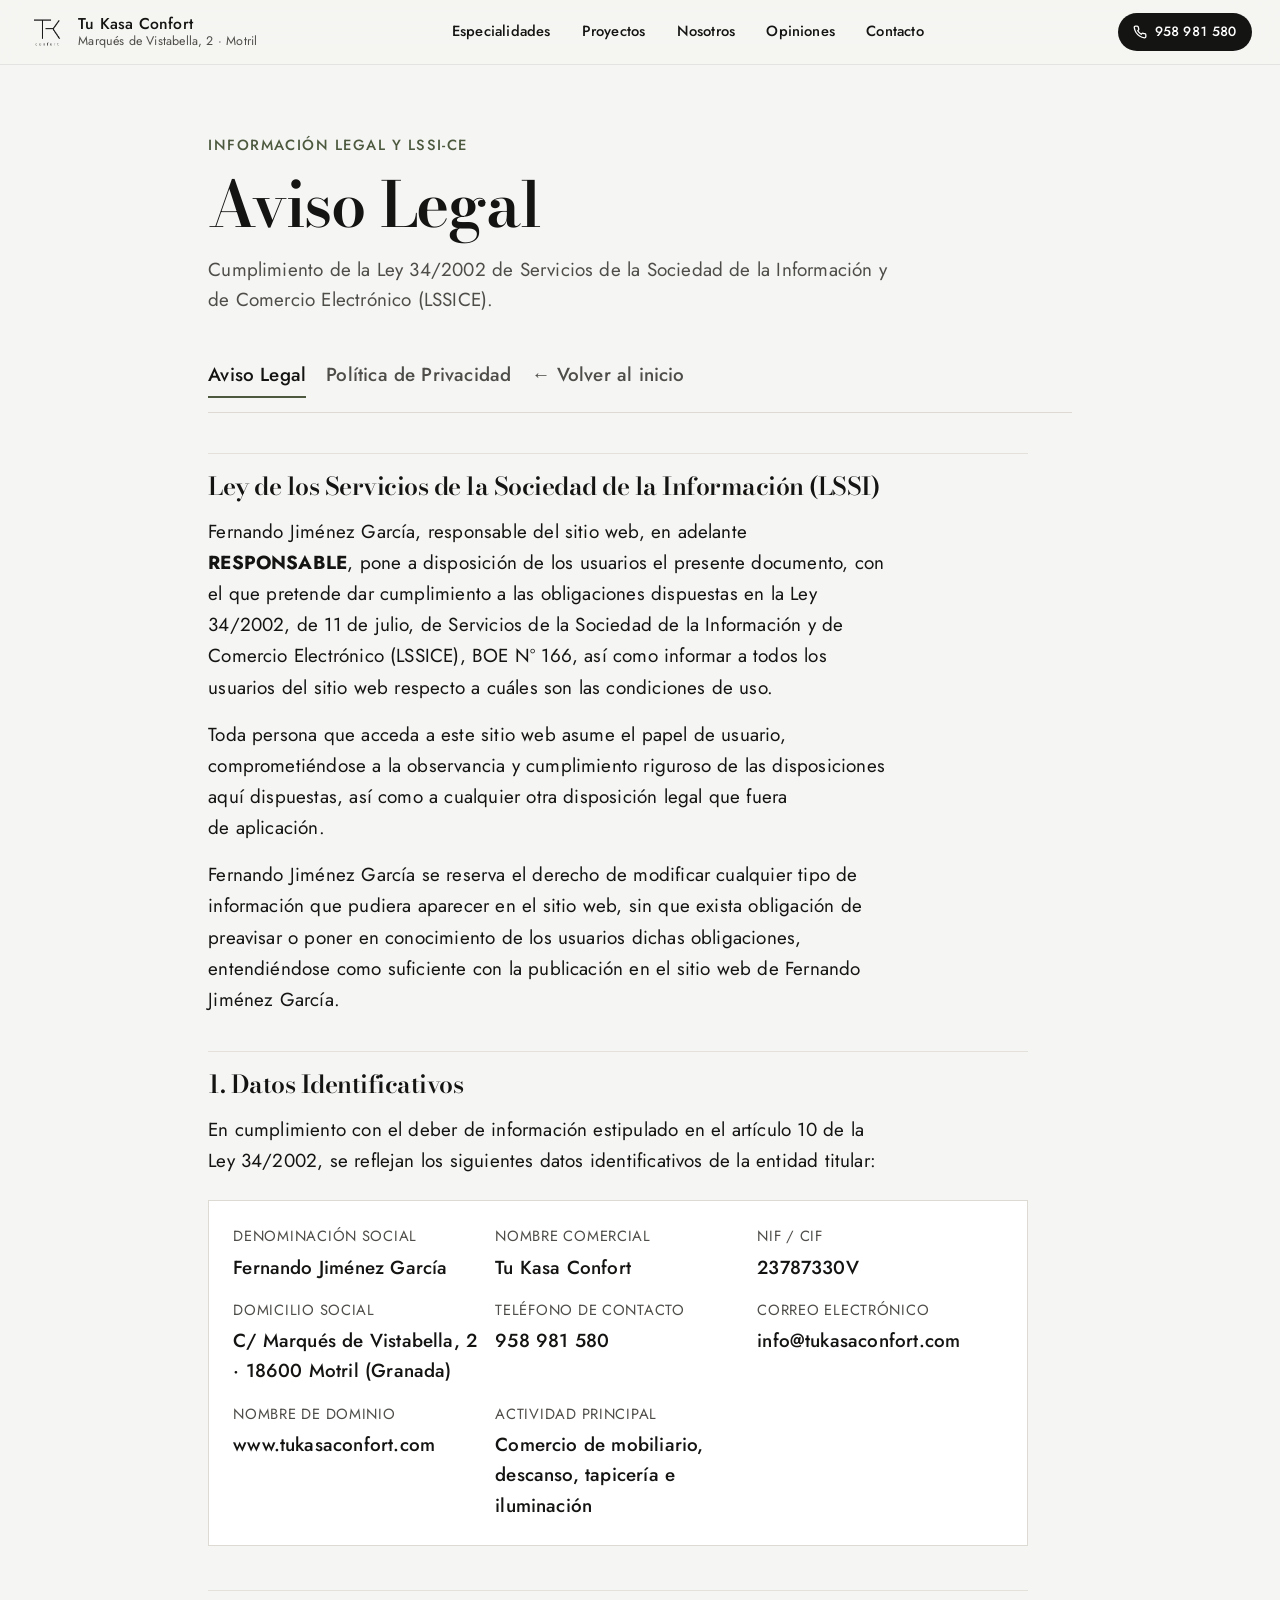
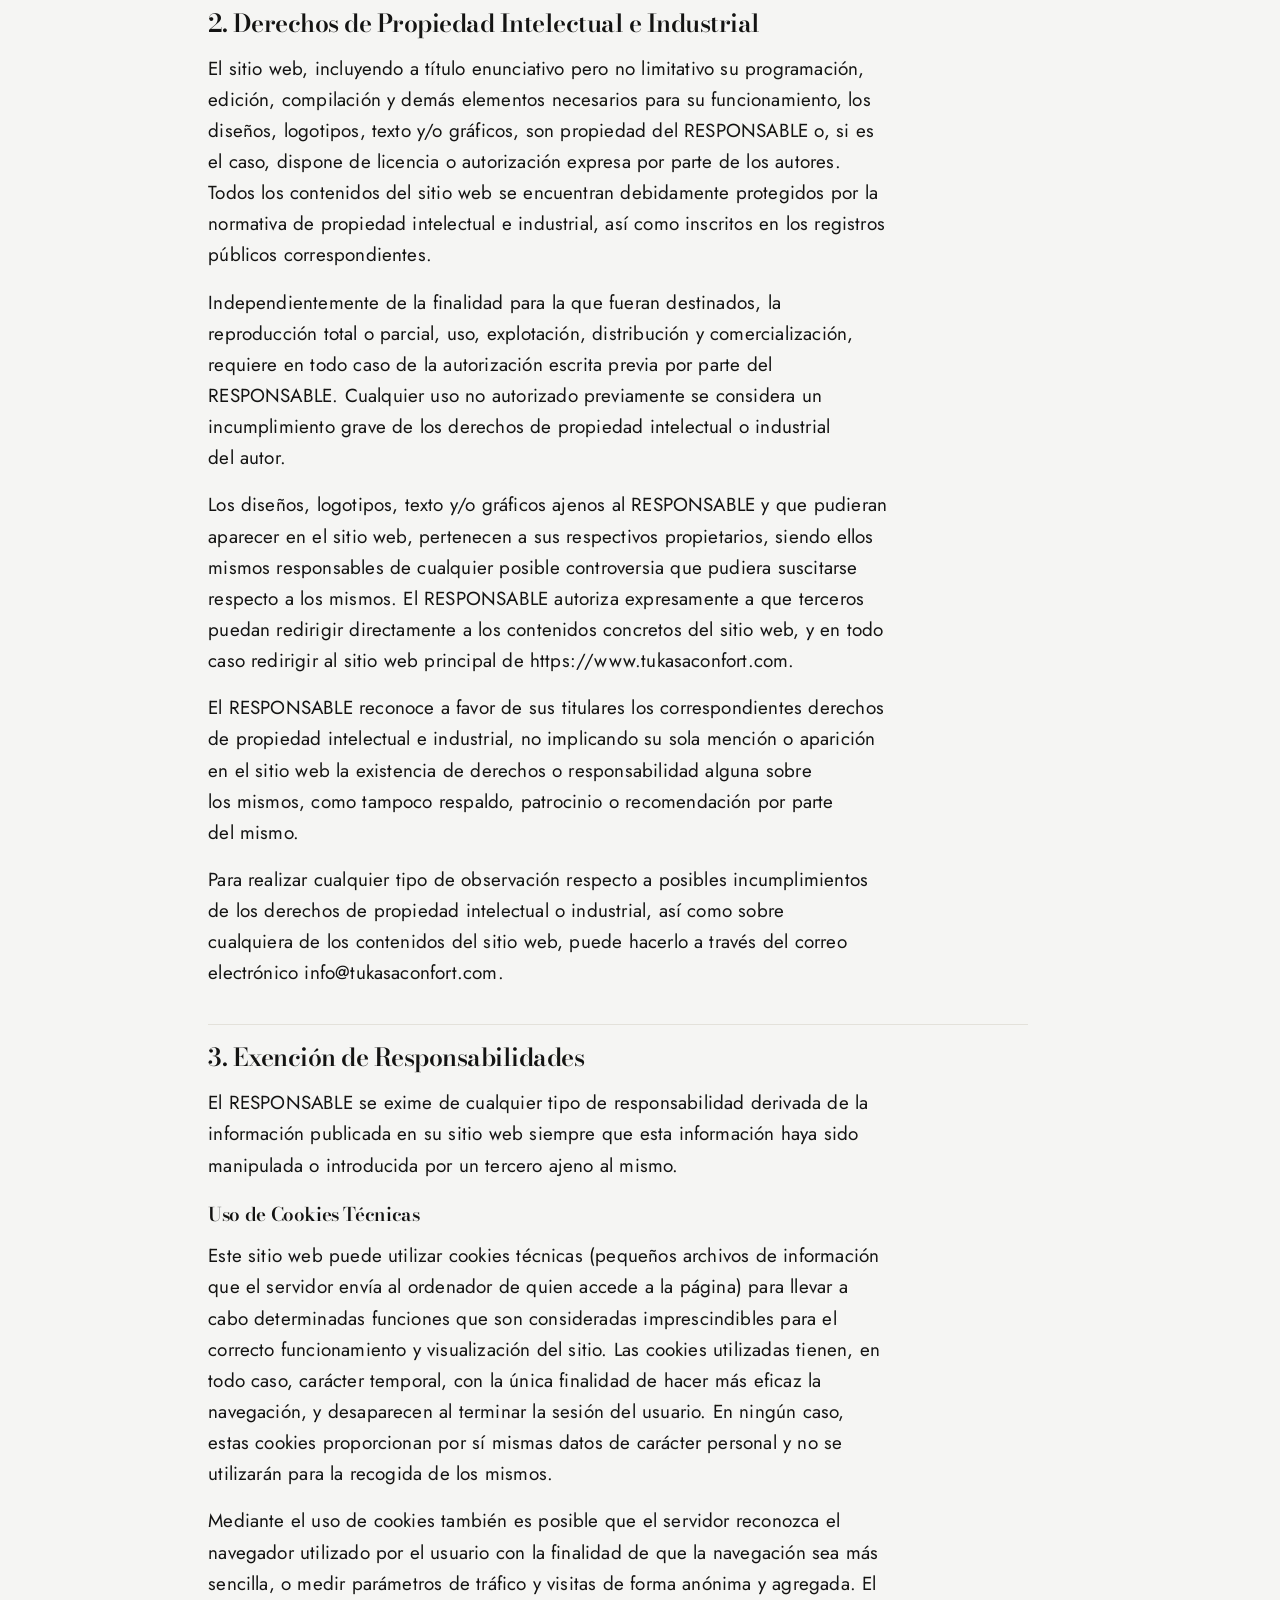
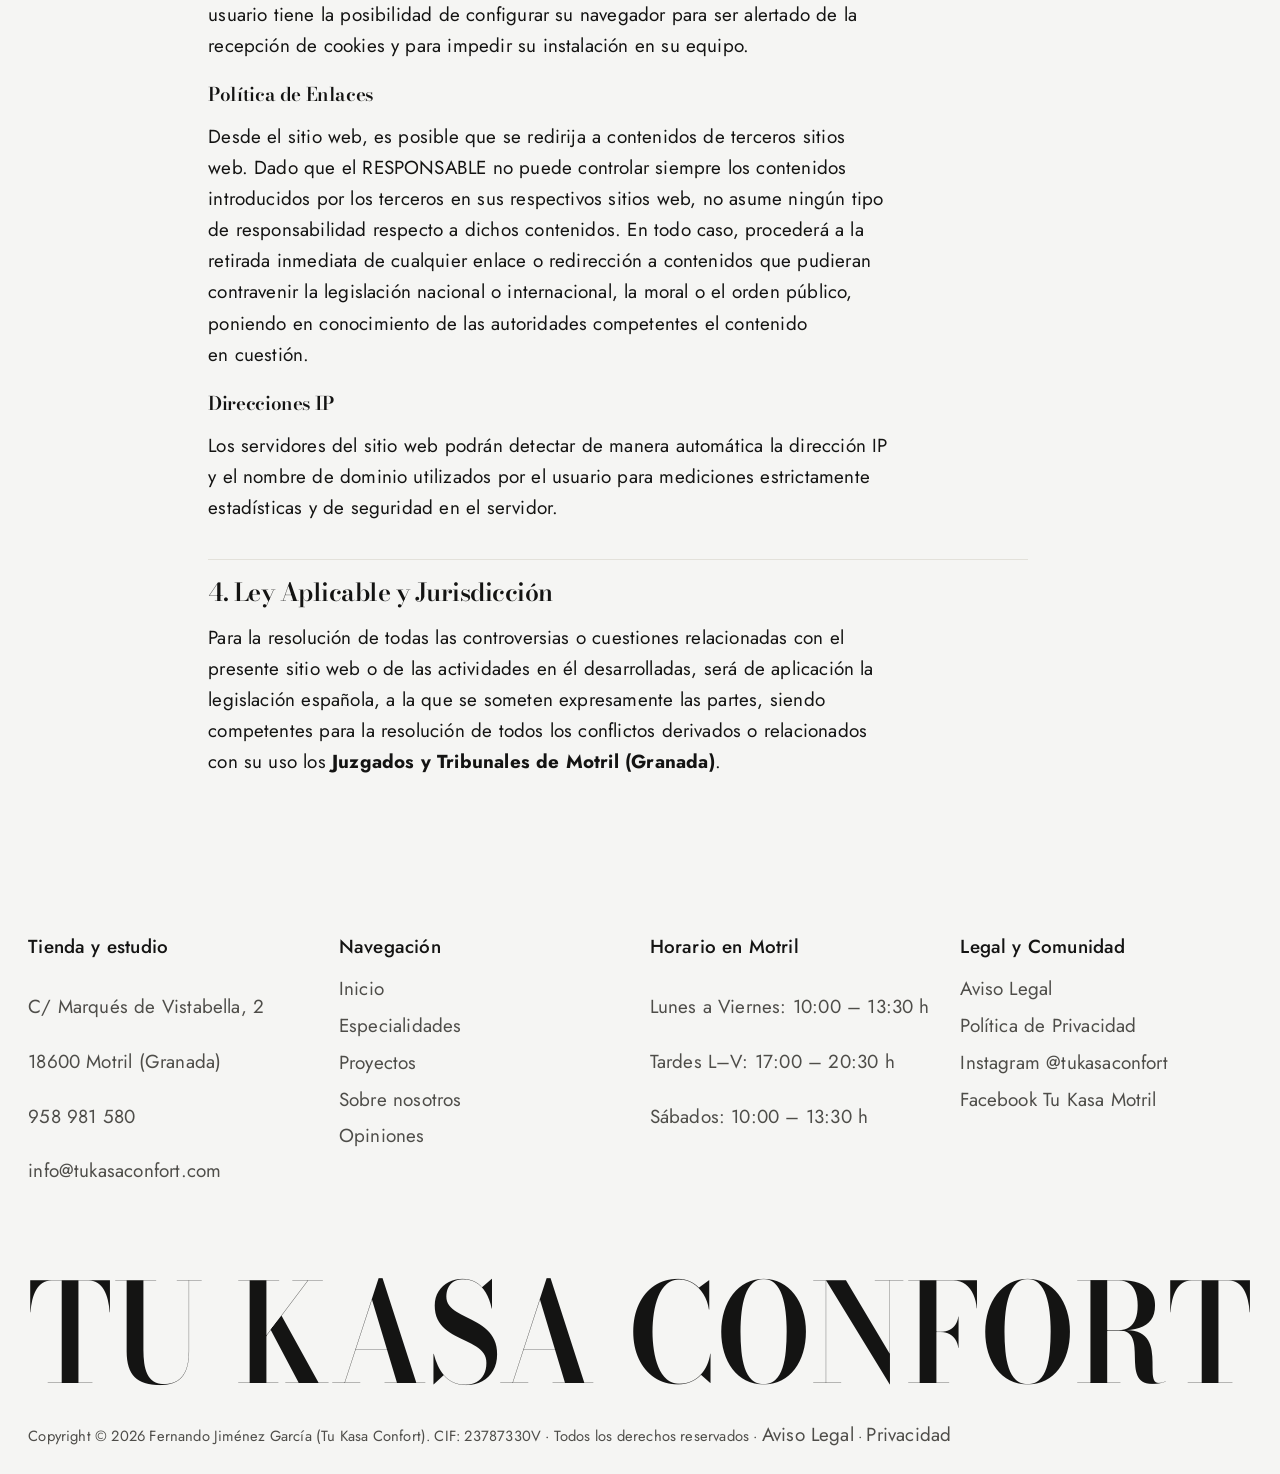
<file: aviso-legal.html>
<!DOCTYPE html>
<html lang="es">
<head>
  <meta charset="UTF-8">
  <meta name="viewport" content="width=device-width, initial-scale=1.0">
  <meta name="description" content="Aviso Legal, datos identificativos y condiciones generales de uso del sitio web de Tu Kasa Confort en Motril (Granada).">
  <title>Aviso Legal — Tu Kasa Confort Motril</title>
  <link rel="preconnect" href="https://fonts.googleapis.com">
  <link rel="preconnect" href="https://fonts.gstatic.com" crossorigin>
  <link href="https://fonts.googleapis.com/css2?family=Bodoni+Moda:ital,opsz,wght@0,6..96,500..700;1,6..96,500..700&family=Jost:wght@400;500;600;700&display=swap" rel="stylesheet">
  <link rel="stylesheet" href="styles.css">
</head>
<body>

  <!-- SITE HEADER: Apple-Style Translucent Frosted Glass Sticky Bar -->
  <header class="site-header" id="top-header">
    <div class="site-header__bar wrap">
      <a href="index.html" class="site-header__letterhead" aria-label="Tu Kasa Confort Inicio">
        <img src="assets/logo-transparente.png" alt="Logotipo TK Tu Kasa Confort" width="40" height="34" class="site-header__logo">
        <span class="site-header__brand-stack">
          <span class="site-header__brand-name">Tu Kasa Confort</span>
          <span class="site-header__brand-sub">Marqués de Vistabella, 2 · Motril</span>
        </span>
      </a>

      <nav class="site-header__nav" aria-label="Navegación principal">
        <a href="index.html#especialidades" class="site-nav__link">Especialidades</a>
        <a href="index.html#proyectos" class="site-nav__link">Proyectos</a>
        <a href="index.html#nosotros" class="site-nav__link">Nosotros</a>
        <a href="index.html#opiniones" class="site-nav__link">Opiniones</a>
        <a href="index.html#contacto" class="site-nav__link">Contacto</a>
      </nav>

      <div class="site-header__actions">
        <a href="tel:958981580" class="site-header__cta" aria-label="Llamar a Tu Kasa Confort Motril">
          <svg width="14" height="14" viewBox="0 0 24 24" fill="none" stroke="currentColor" stroke-width="2.2" stroke-linecap="round" stroke-linejoin="round" aria-hidden="true"><path d="M22 16.92v3a2 2 0 0 1-2.18 2 19.79 19.79 0 0 1-8.63-3.07 19.5 19.5 0 0 1-6-6 19.79 19.79 0 0 1-3.07-8.67A2 2 0 0 1 4.11 2h3a2 2 0 0 1 2 1.72 12.84 12.84 0 0 0 .7 2.81 2 2 0 0 1-.45 2.11L8.09 9.91a16 16 0 0 0 6 6l1.27-1.27a2 2 0 0 1 2.11-.45 12.84 12.84 0 0 0 2.81.7A2 2 0 0 1 22 16.92z"></path></svg>
          <span>958 981 580</span>
        </a>
      </div>
    </div>
  </header>

  <!-- MAIN LEGAL CONTENT -->
  <main class="legal-main wrap" id="contenido">
    <div class="legal-header">
      <span class="legal-eyebrow">Información Legal y LSSI-CE</span>
      <h1 class="legal-title">Aviso Legal</h1>
      <p class="legal-meta">Cumplimiento de la Ley 34/2002 de Servicios de la Sociedad de la Información y de Comercio Electrónico (LSSICE).</p>
    </div>

    <!-- Switch Navigation -->
    <nav class="legal-nav" aria-label="Secciones legales">
      <a href="aviso-legal.html" class="legal-nav__link is-active" aria-current="page">Aviso Legal</a>
      <a href="politica-privacidad.html" class="legal-nav__link">Política de Privacidad</a>
      <a href="index.html" class="legal-nav__link">← Volver al inicio</a>
    </nav>

    <article class="legal-article">
      <section class="legal-section">
        <h2>Ley de los Servicios de la Sociedad de la Información (LSSI)</h2>
        <p>Fernando Jiménez García, responsable del sitio web, en adelante <strong>RESPONSABLE</strong>, pone a disposición de los usuarios el presente documento, con el que pretende dar cumplimiento a las obligaciones dispuestas en la Ley 34/2002, de 11 de julio, de Servicios de la Sociedad de la Información y de Comercio Electrónico (LSSICE), BOE Nº 166, así como informar a todos los usuarios del sitio web respecto a cuáles son las condiciones de uso.</p>
        <p>Toda persona que acceda a este sitio web asume el papel de usuario, comprometiéndose a la observancia y cumplimiento riguroso de las disposiciones aquí dispuestas, así como a cualquier otra disposición legal que fuera de aplicación.</p>
        <p>Fernando Jiménez García se reserva el derecho de modificar cualquier tipo de información que pudiera aparecer en el sitio web, sin que exista obligación de preavisar o poner en conocimiento de los usuarios dichas obligaciones, entendiéndose como suficiente con la publicación en el sitio web de Fernando Jiménez García.</p>
      </section>

      <section class="legal-section">
        <h2>1. Datos Identificativos</h2>
        <p>En cumplimiento con el deber de información estipulado en el artículo 10 de la Ley 34/2002, se reflejan los siguientes datos identificativos de la entidad titular:</p>

        <dl class="legal-data-grid">
          <div class="legal-data-item">
            <dt>Denominación Social</dt>
            <dd>Fernando Jiménez García</dd>
          </div>
          <div class="legal-data-item">
            <dt>Nombre Comercial</dt>
            <dd>Tu Kasa Confort</dd>
          </div>
          <div class="legal-data-item">
            <dt>NIF / CIF</dt>
            <dd>23787330V</dd>
          </div>
          <div class="legal-data-item">
            <dt>Domicilio Social</dt>
            <dd>C/ Marqués de Vistabella, 2 · 18600 Motril (Granada)</dd>
          </div>
          <div class="legal-data-item">
            <dt>Teléfono de Contacto</dt>
            <dd><a href="tel:+34958981580" class="link">958 981 580</a></dd>
          </div>
          <div class="legal-data-item">
            <dt>Correo Electrónico</dt>
            <dd><a href="mailto:info@tukasaconfort.com" class="link">info@tukasaconfort.com</a></dd>
          </div>
          <div class="legal-data-item">
            <dt>Nombre de Dominio</dt>
            <dd><a href="https://www.tukasaconfort.com" target="_blank" rel="noopener noreferrer" class="link">www.tukasaconfort.com</a></dd>
          </div>
          <div class="legal-data-item">
            <dt>Actividad Principal</dt>
            <dd>Comercio de mobiliario, descanso, tapicería e iluminación</dd>
          </div>
        </dl>
      </section>

      <section class="legal-section">
        <h2>2. Derechos de Propiedad Intelectual e Industrial</h2>
        <p>El sitio web, incluyendo a título enunciativo pero no limitativo su programación, edición, compilación y demás elementos necesarios para su funcionamiento, los diseños, logotipos, texto y/o gráficos, son propiedad del RESPONSABLE o, si es el caso, dispone de licencia o autorización expresa por parte de los autores. Todos los contenidos del sitio web se encuentran debidamente protegidos por la normativa de propiedad intelectual e industrial, así como inscritos en los registros públicos correspondientes.</p>
        <p>Independientemente de la finalidad para la que fueran destinados, la reproducción total o parcial, uso, explotación, distribución y comercialización, requiere en todo caso de la autorización escrita previa por parte del RESPONSABLE. Cualquier uso no autorizado previamente se considera un incumplimiento grave de los derechos de propiedad intelectual o industrial del autor.</p>
        <p>Los diseños, logotipos, texto y/o gráficos ajenos al RESPONSABLE y que pudieran aparecer en el sitio web, pertenecen a sus respectivos propietarios, siendo ellos mismos responsables de cualquier posible controversia que pudiera suscitarse respecto a los mismos. El RESPONSABLE autoriza expresamente a que terceros puedan redirigir directamente a los contenidos concretos del sitio web, y en todo caso redirigir al sitio web principal de <a href="https://www.tukasaconfort.com" class="link">https://www.tukasaconfort.com</a>.</p>
        <p>El RESPONSABLE reconoce a favor de sus titulares los correspondientes derechos de propiedad intelectual e industrial, no implicando su sola mención o aparición en el sitio web la existencia de derechos o responsabilidad alguna sobre los mismos, como tampoco respaldo, patrocinio o recomendación por parte del mismo.</p>
        <p>Para realizar cualquier tipo de observación respecto a posibles incumplimientos de los derechos de propiedad intelectual o industrial, así como sobre cualquiera de los contenidos del sitio web, puede hacerlo a través del correo electrónico <a href="mailto:info@tukasaconfort.com" class="link">info@tukasaconfort.com</a>.</p>
      </section>

      <section class="legal-section">
        <h2>3. Exención de Responsabilidades</h2>
        <p>El RESPONSABLE se exime de cualquier tipo de responsabilidad derivada de la información publicada en su sitio web siempre que esta información haya sido manipulada o introducida por un tercero ajeno al mismo.</p>

        <h3>Uso de Cookies Técnicas</h3>
        <p>Este sitio web puede utilizar cookies técnicas (pequeños archivos de información que el servidor envía al ordenador de quien accede a la página) para llevar a cabo determinadas funciones que son consideradas imprescindibles para el correcto funcionamiento y visualización del sitio. Las cookies utilizadas tienen, en todo caso, carácter temporal, con la única finalidad de hacer más eficaz la navegación, y desaparecen al terminar la sesión del usuario. En ningún caso, estas cookies proporcionan por sí mismas datos de carácter personal y no se utilizarán para la recogida de los mismos.</p>
        <p>Mediante el uso de cookies también es posible que el servidor reconozca el navegador utilizado por el usuario con la finalidad de que la navegación sea más sencilla, o medir parámetros de tráfico y visitas de forma anónima y agregada. El usuario tiene la posibilidad de configurar su navegador para ser alertado de la recepción de cookies y para impedir su instalación en su equipo.</p>

        <h3>Política de Enlaces</h3>
        <p>Desde el sitio web, es posible que se redirija a contenidos de terceros sitios web. Dado que el RESPONSABLE no puede controlar siempre los contenidos introducidos por los terceros en sus respectivos sitios web, no asume ningún tipo de responsabilidad respecto a dichos contenidos. En todo caso, procederá a la retirada inmediata de cualquier enlace o redirección a contenidos que pudieran contravenir la legislación nacional o internacional, la moral o el orden público, poniendo en conocimiento de las autoridades competentes el contenido en cuestión.</p>

        <h3>Direcciones IP</h3>
        <p>Los servidores del sitio web podrán detectar de manera automática la dirección IP y el nombre de dominio utilizados por el usuario para mediciones estrictamente estadísticas y de seguridad en el servidor.</p>
      </section>

      <section class="legal-section">
        <h2>4. Ley Aplicable y Jurisdicción</h2>
        <p>Para la resolución de todas las controversias o cuestiones relacionadas con el presente sitio web o de las actividades en él desarrolladas, será de aplicación la legislación española, a la que se someten expresamente las partes, siendo competentes para la resolución de todos los conflictos derivados o relacionados con su uso los <strong>Juzgados y Tribunales de Motril (Granada)</strong>.</p>
      </section>
    </article>
  </main>

  <!-- FOOTER -->
  <footer class="footer wrap">
    <div class="grid footer__top">
      <div class="footer__col">
        <p class="footer__heading">Tienda y estudio</p>
        <p>C/ Marqués de Vistabella, 2</p>
        <p>18600 Motril (Granada)</p>
        <p><a href="tel:+34958981580" class="link">958 981 580</a></p>
        <p><a href="mailto:info@tukasaconfort.com" class="link">info@tukasaconfort.com</a></p>
      </div>

      <div class="footer__col">
        <p class="footer__heading">Navegación</p>
        <ul class="footer__list">
          <li><a href="index.html#inicio" class="link">Inicio</a></li>
          <li><a href="index.html#especialidades" class="link">Especialidades</a></li>
          <li><a href="index.html#proyectos" class="link">Proyectos</a></li>
          <li><a href="index.html#nosotros" class="link">Sobre nosotros</a></li>
          <li><a href="index.html#opiniones" class="link">Opiniones</a></li>
        </ul>
      </div>

      <div class="footer__col">
        <p class="footer__heading">Horario en Motril</p>
        <p>Lunes a Viernes: 10:00 – 13:30 h</p>
        <p>Tardes L–V: 17:00 – 20:30 h</p>
        <p>Sábados: 10:00 – 13:30 h</p>
      </div>

      <div class="footer__col">
        <p class="footer__heading">Legal y Comunidad</p>
        <ul class="footer__list">
          <li><a href="aviso-legal.html" class="link">Aviso Legal</a></li>
          <li><a href="politica-privacidad.html" class="link">Política de Privacidad</a></li>
          <li><a href="https://www.instagram.com/tukasaconfort/" target="_blank" rel="noopener noreferrer" class="link">Instagram @tukasaconfort</a></li>
          <li><a href="https://www.facebook.com/tukasamotril/" target="_blank" rel="noopener noreferrer" class="link">Facebook Tu Kasa Motril</a></li>
        </ul>
      </div>
    </div>

    <div class="footer__bottom">
      <div class="footer__wordmark" aria-hidden="true">
        <svg viewBox="0 0 1000 118" preserveAspectRatio="xMidYMid meet">
          <text x="0" y="98" textLength="1000" lengthAdjust="spacingAndGlyphs" fill="currentColor" font-family="'Bodoni Moda', Georgia, serif" font-weight="600" font-size="112">TU KASA CONFORT</text>
        </svg>
      </div>
      <div class="footer__legal-row">
        <p class="footer__legal">Copyright © 2026 Fernando Jiménez García (Tu Kasa Confort). CIF: 23787330V · Todos los derechos reservados · <a href="aviso-legal.html" class="link">Aviso Legal</a> · <a href="politica-privacidad.html" class="link">Privacidad</a></p>
      </div>
    </div>
  </footer>

</body>
</html>
</file>
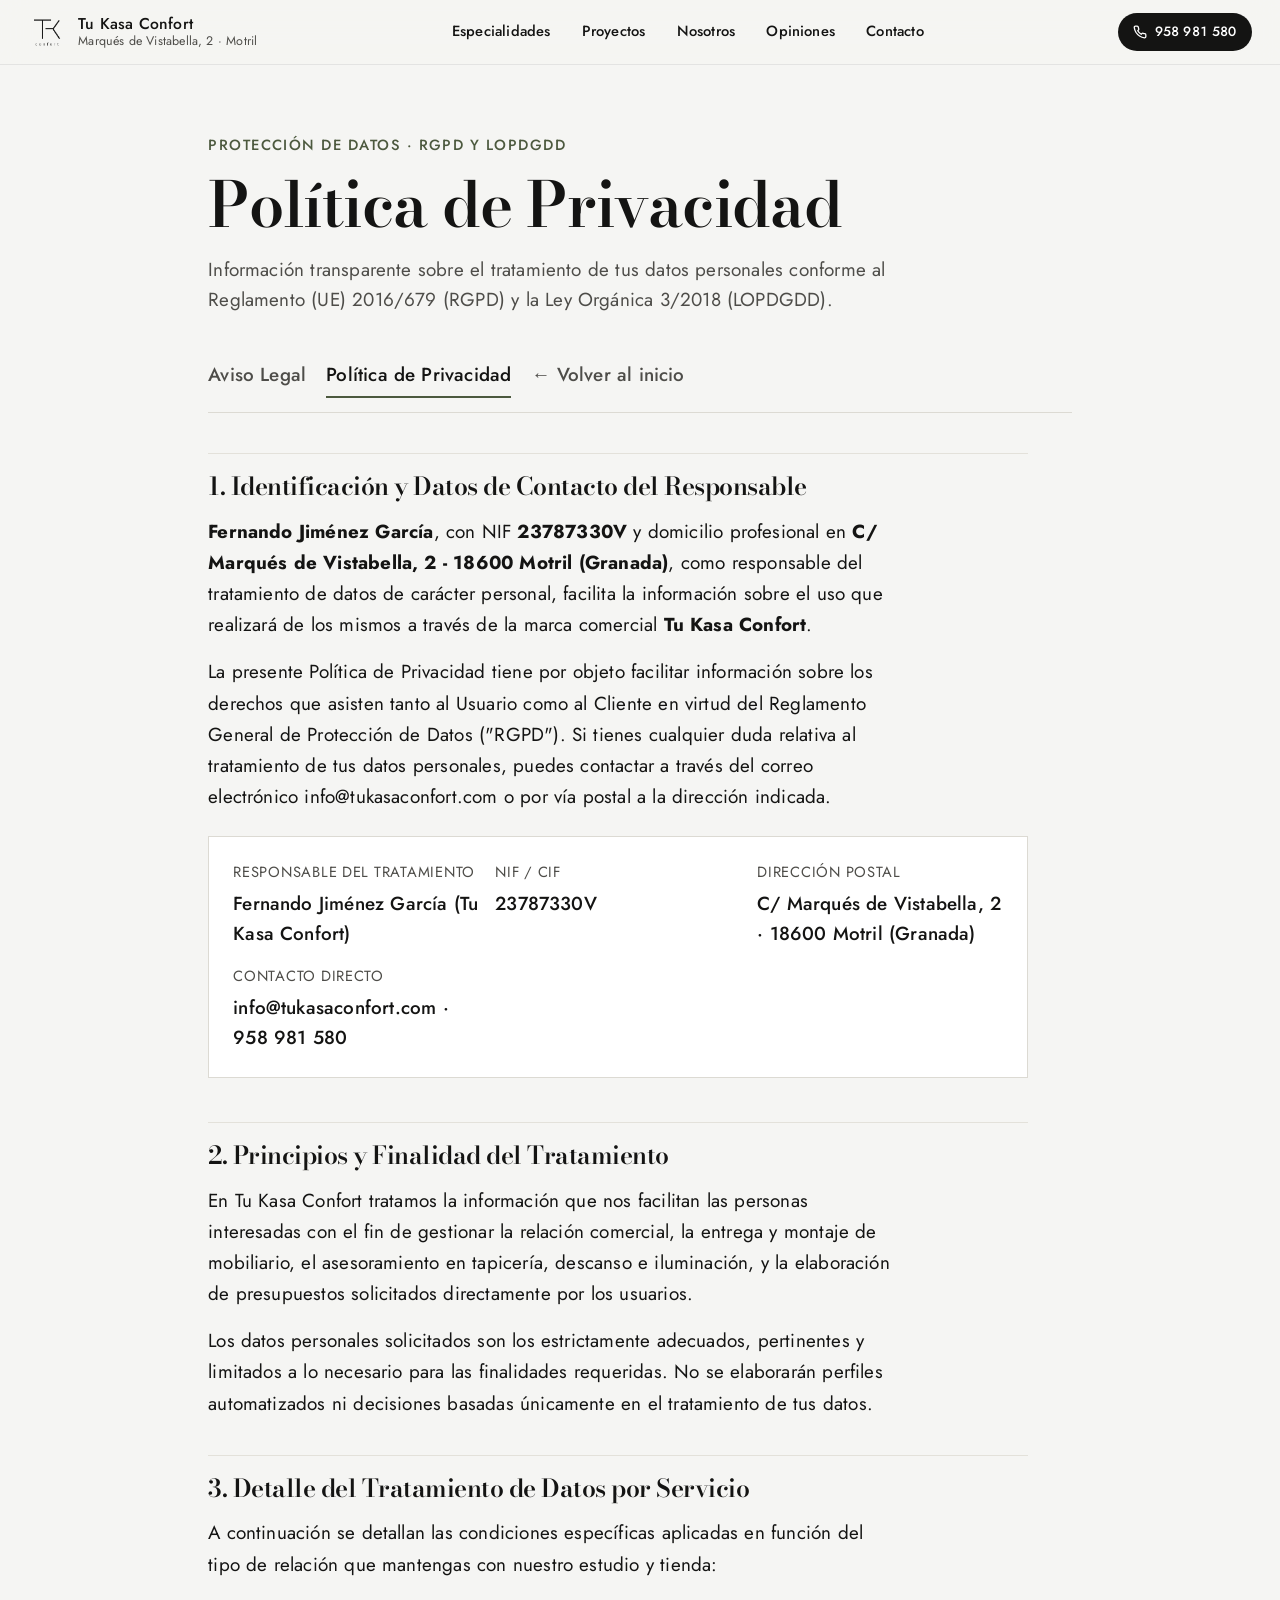
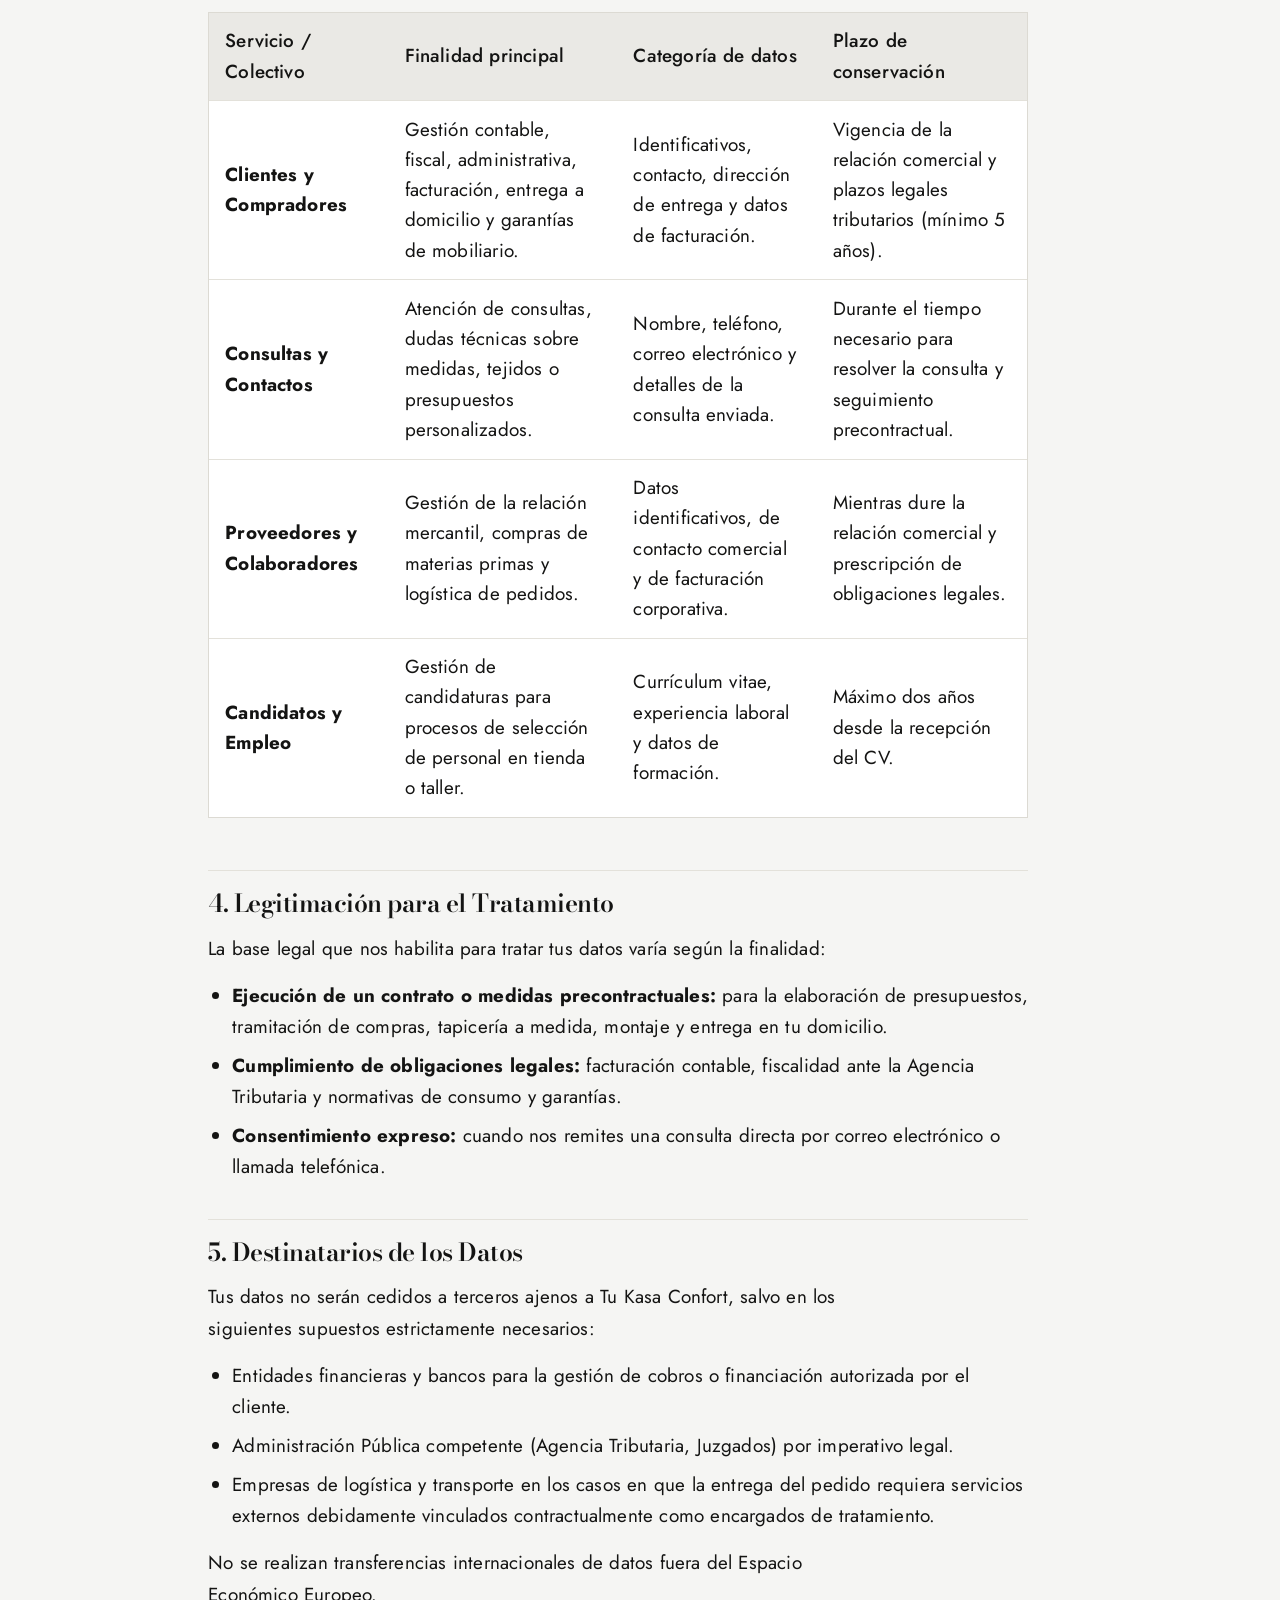
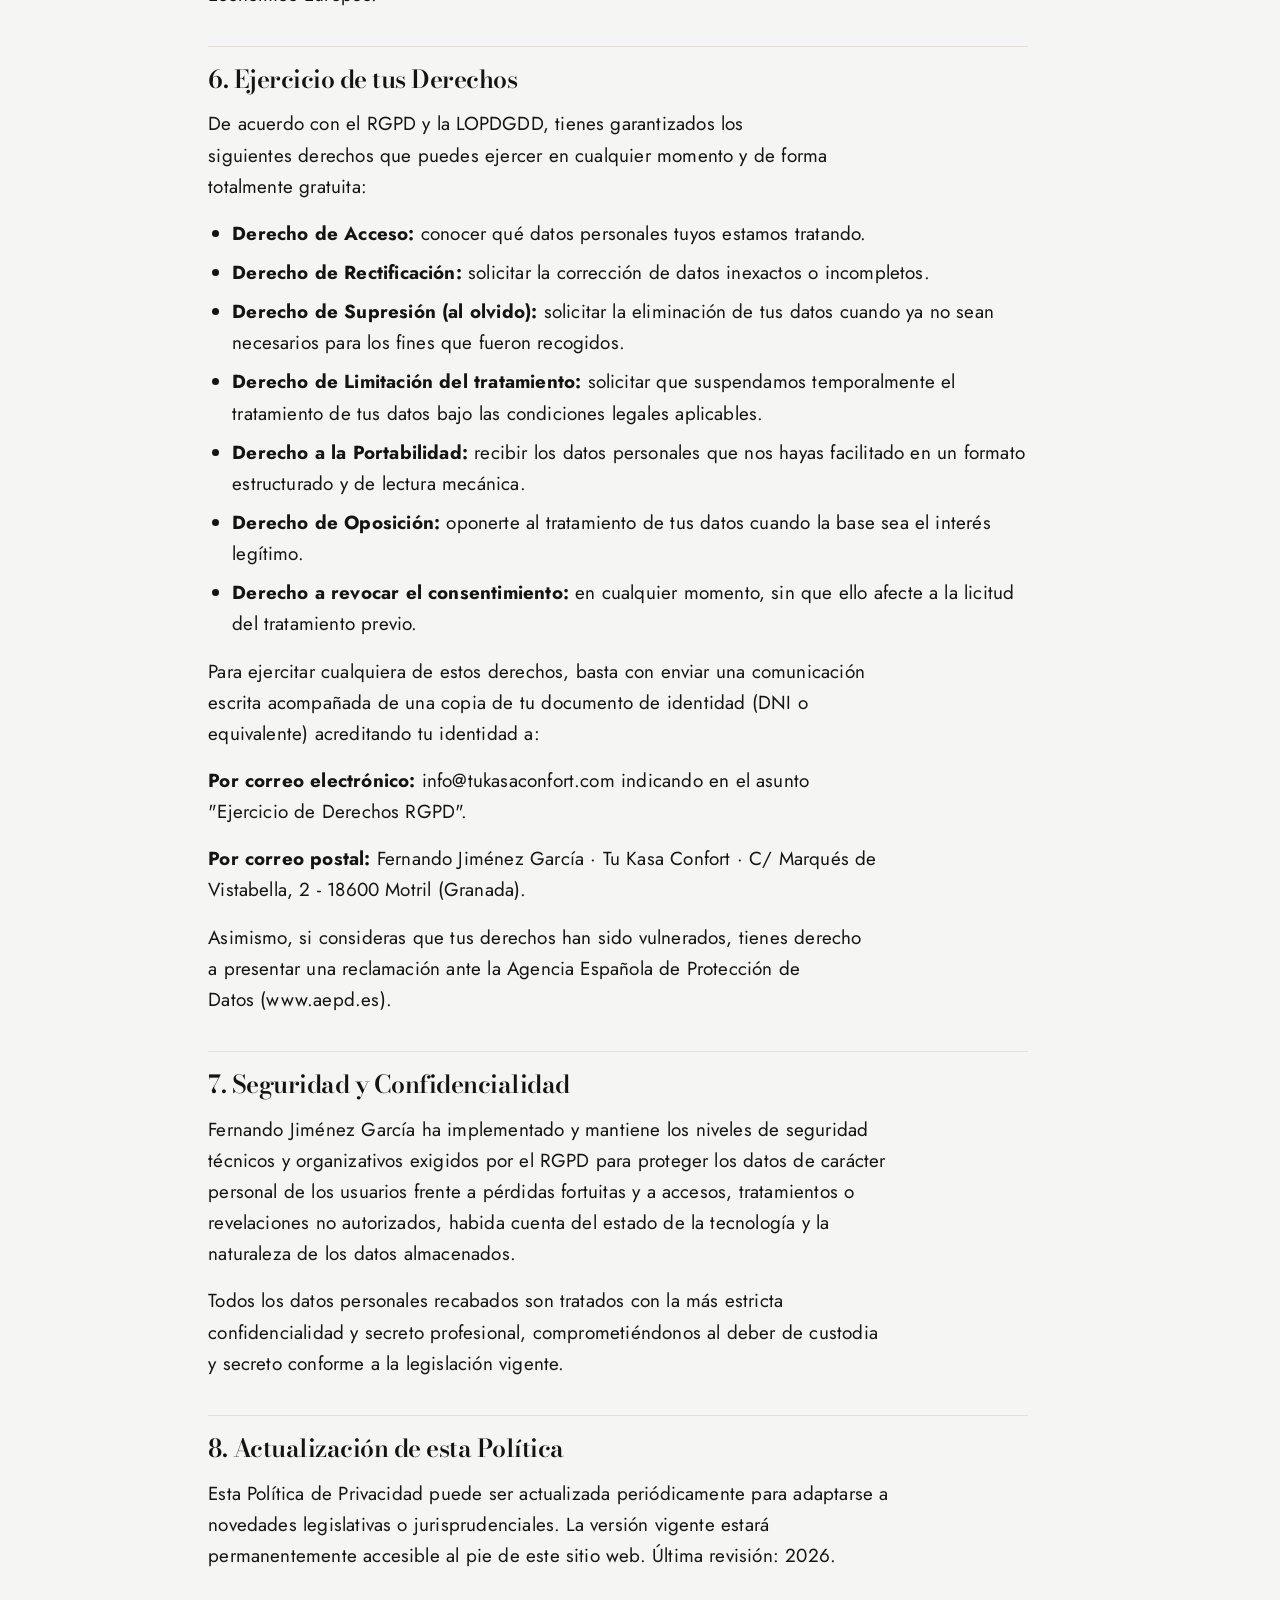
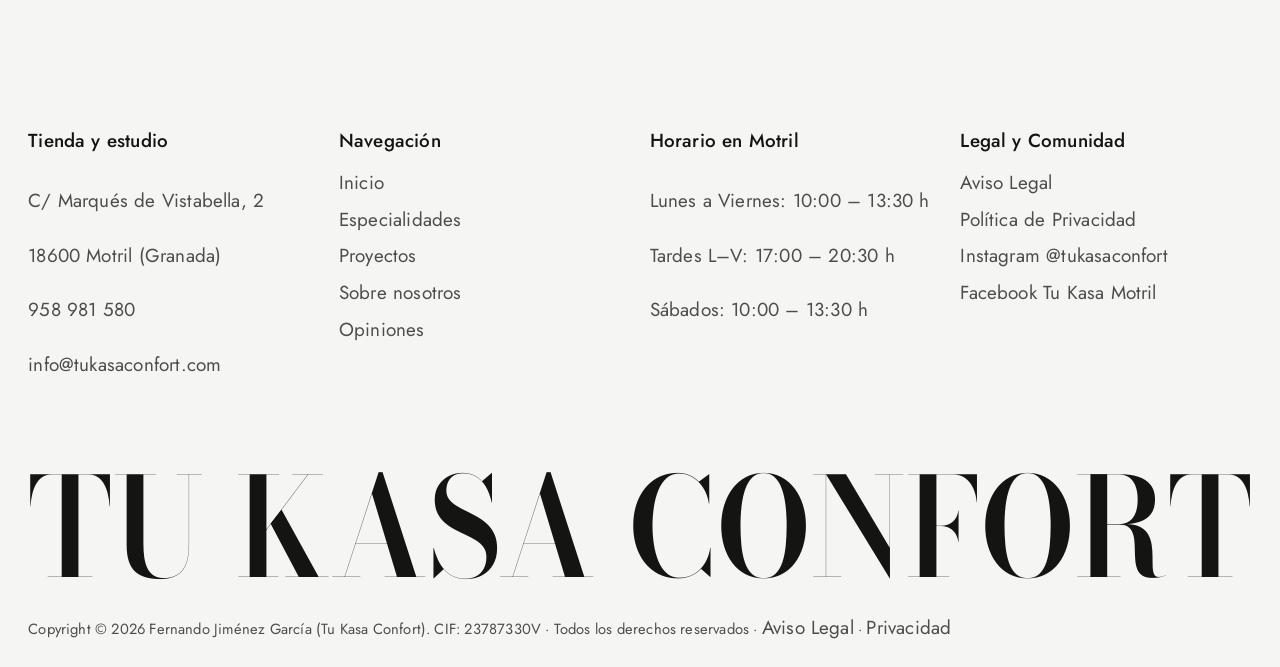
<file: politica-privacidad.html>
<!DOCTYPE html>
<html lang="es">
<head>
  <meta charset="UTF-8">
  <meta name="viewport" content="width=device-width, initial-scale=1.0">
  <meta name="description" content="Política de Privacidad y Protección de Datos Personales (RGPD) de Tu Kasa Confort en Motril (Granada).">
  <title>Política de Privacidad — Tu Kasa Confort Motril</title>
  <link rel="preconnect" href="https://fonts.googleapis.com">
  <link rel="preconnect" href="https://fonts.gstatic.com" crossorigin>
  <link href="https://fonts.googleapis.com/css2?family=Bodoni+Moda:ital,opsz,wght@0,6..96,500..700;1,6..96,500..700&family=Jost:wght@400;500;600;700&display=swap" rel="stylesheet">
  <link rel="stylesheet" href="styles.css">
</head>
<body>

  <!-- SITE HEADER: Apple-Style Translucent Frosted Glass Sticky Bar -->
  <header class="site-header" id="top-header">
    <div class="site-header__bar wrap">
      <a href="index.html" class="site-header__letterhead" aria-label="Tu Kasa Confort Inicio">
        <img src="assets/logo-transparente.png" alt="Logotipo TK Tu Kasa Confort" width="40" height="34" class="site-header__logo">
        <span class="site-header__brand-stack">
          <span class="site-header__brand-name">Tu Kasa Confort</span>
          <span class="site-header__brand-sub">Marqués de Vistabella, 2 · Motril</span>
        </span>
      </a>

      <nav class="site-header__nav" aria-label="Navegación principal">
        <a href="index.html#especialidades" class="site-nav__link">Especialidades</a>
        <a href="index.html#proyectos" class="site-nav__link">Proyectos</a>
        <a href="index.html#nosotros" class="site-nav__link">Nosotros</a>
        <a href="index.html#opiniones" class="site-nav__link">Opiniones</a>
        <a href="index.html#contacto" class="site-nav__link">Contacto</a>
      </nav>

      <div class="site-header__actions">
        <a href="tel:958981580" class="site-header__cta" aria-label="Llamar a Tu Kasa Confort Motril">
          <svg width="14" height="14" viewBox="0 0 24 24" fill="none" stroke="currentColor" stroke-width="2.2" stroke-linecap="round" stroke-linejoin="round" aria-hidden="true"><path d="M22 16.92v3a2 2 0 0 1-2.18 2 19.79 19.79 0 0 1-8.63-3.07 19.5 19.5 0 0 1-6-6 19.79 19.79 0 0 1-3.07-8.67A2 2 0 0 1 4.11 2h3a2 2 0 0 1 2 1.72 12.84 12.84 0 0 0 .7 2.81 2 2 0 0 1-.45 2.11L8.09 9.91a16 16 0 0 0 6 6l1.27-1.27a2 2 0 0 1 2.11-.45 12.84 12.84 0 0 0 2.81.7A2 2 0 0 1 22 16.92z"></path></svg>
          <span>958 981 580</span>
        </a>
      </div>
    </div>
  </header>

  <!-- MAIN LEGAL CONTENT -->
  <main class="legal-main wrap" id="contenido">
    <div class="legal-header">
      <span class="legal-eyebrow">Protección de Datos · RGPD y LOPDGDD</span>
      <h1 class="legal-title">Política de Privacidad</h1>
      <p class="legal-meta">Información transparente sobre el tratamiento de tus datos personales conforme al Reglamento (UE) 2016/679 (RGPD) y la Ley Orgánica 3/2018 (LOPDGDD).</p>
    </div>

    <!-- Switch Navigation -->
    <nav class="legal-nav" aria-label="Secciones legales">
      <a href="aviso-legal.html" class="legal-nav__link">Aviso Legal</a>
      <a href="politica-privacidad.html" class="legal-nav__link is-active" aria-current="page">Política de Privacidad</a>
      <a href="index.html" class="legal-nav__link">← Volver al inicio</a>
    </nav>

    <article class="legal-article">
      <section class="legal-section">
        <h2>1. Identificación y Datos de Contacto del Responsable</h2>
        <p><strong>Fernando Jiménez García</strong>, con NIF <strong>23787330V</strong> y domicilio profesional en <strong>C/ Marqués de Vistabella, 2 - 18600 Motril (Granada)</strong>, como responsable del tratamiento de datos de carácter personal, facilita la información sobre el uso que realizará de los mismos a través de la marca comercial <strong>Tu Kasa Confort</strong>.</p>
        <p>La presente Política de Privacidad tiene por objeto facilitar información sobre los derechos que asisten tanto al Usuario como al Cliente en virtud del Reglamento General de Protección de Datos ("RGPD"). Si tienes cualquier duda relativa al tratamiento de tus datos personales, puedes contactar a través del correo electrónico <a href="mailto:info@tukasaconfort.com" class="link">info@tukasaconfort.com</a> o por vía postal a la dirección indicada.</p>

        <dl class="legal-data-grid">
          <div class="legal-data-item">
            <dt>Responsable del Tratamiento</dt>
            <dd>Fernando Jiménez García (Tu Kasa Confort)</dd>
          </div>
          <div class="legal-data-item">
            <dt>NIF / CIF</dt>
            <dd>23787330V</dd>
          </div>
          <div class="legal-data-item">
            <dt>Dirección Postal</dt>
            <dd>C/ Marqués de Vistabella, 2 · 18600 Motril (Granada)</dd>
          </div>
          <div class="legal-data-item">
            <dt>Contacto Directo</dt>
            <dd><a href="mailto:info@tukasaconfort.com" class="link">info@tukasaconfort.com</a> · <a href="tel:+34958981580" class="link">958 981 580</a></dd>
          </div>
        </dl>
      </section>

      <section class="legal-section">
        <h2>2. Principios y Finalidad del Tratamiento</h2>
        <p>En Tu Kasa Confort tratamos la información que nos facilitan las personas interesadas con el fin de gestionar la relación comercial, la entrega y montaje de mobiliario, el asesoramiento en tapicería, descanso e iluminación, y la elaboración de presupuestos solicitados directamente por los usuarios.</p>
        <p>Los datos personales solicitados son los estrictamente adecuados, pertinentes y limitados a lo necesario para las finalidades requeridas. No se elaborarán perfiles automatizados ni decisiones basadas únicamente en el tratamiento de tus datos.</p>
      </section>

      <section class="legal-section">
        <h2>3. Detalle del Tratamiento de Datos por Servicio</h2>
        <p>A continuación se detallan las condiciones específicas aplicadas en función del tipo de relación que mantengas con nuestro estudio y tienda:</p>

        <div class="legal-table-wrap">
          <table class="legal-table">
            <thead>
              <tr>
                <th>Servicio / Colectivo</th>
                <th>Finalidad principal</th>
                <th>Categoría de datos</th>
                <th>Plazo de conservación</th>
              </tr>
            </thead>
            <tbody>
              <tr>
                <td><strong>Clientes y Compradores</strong></td>
                <td>Gestión contable, fiscal, administrativa, facturación, entrega a domicilio y garantías de mobiliario.</td>
                <td>Identificativos, contacto, dirección de entrega y datos de facturación.</td>
                <td>Vigencia de la relación comercial y plazos legales tributarios (mínimo 5 años).</td>
              </tr>
              <tr>
                <td><strong>Consultas y Contactos</strong></td>
                <td>Atención de consultas, dudas técnicas sobre medidas, tejidos o presupuestos personalizados.</td>
                <td>Nombre, teléfono, correo electrónico y detalles de la consulta enviada.</td>
                <td>Durante el tiempo necesario para resolver la consulta y seguimiento precontractual.</td>
              </tr>
              <tr>
                <td><strong>Proveedores y Colaboradores</strong></td>
                <td>Gestión de la relación mercantil, compras de materias primas y logística de pedidos.</td>
                <td>Datos identificativos, de contacto comercial y de facturación corporativa.</td>
                <td>Mientras dure la relación comercial y prescripción de obligaciones legales.</td>
              </tr>
              <tr>
                <td><strong>Candidatos y Empleo</strong></td>
                <td>Gestión de candidaturas para procesos de selección de personal en tienda o taller.</td>
                <td>Currículum vitae, experiencia laboral y datos de formación.</td>
                <td>Máximo dos años desde la recepción del CV.</td>
              </tr>
            </tbody>
          </table>
        </div>
      </section>

      <section class="legal-section">
        <h2>4. Legitimación para el Tratamiento</h2>
        <p>La base legal que nos habilita para tratar tus datos varía según la finalidad:</p>
        <ul>
          <li><strong>Ejecución de un contrato o medidas precontractuales:</strong> para la elaboración de presupuestos, tramitación de compras, tapicería a medida, montaje y entrega en tu domicilio.</li>
          <li><strong>Cumplimiento de obligaciones legales:</strong> facturación contable, fiscalidad ante la Agencia Tributaria y normativas de consumo y garantías.</li>
          <li><strong>Consentimiento expreso:</strong> cuando nos remites una consulta directa por correo electrónico o llamada telefónica.</li>
        </ul>
      </section>

      <section class="legal-section">
        <h2>5. Destinatarios de los Datos</h2>
        <p>Tus datos no serán cedidos a terceros ajenos a Tu Kasa Confort, salvo en los siguientes supuestos estrictamente necesarios:</p>
        <ul>
          <li>Entidades financieras y bancos para la gestión de cobros o financiación autorizada por el cliente.</li>
          <li>Administración Pública competente (Agencia Tributaria, Juzgados) por imperativo legal.</li>
          <li>Empresas de logística y transporte en los casos en que la entrega del pedido requiera servicios externos debidamente vinculados contractualmente como encargados de tratamiento.</li>
        </ul>
        <p>No se realizan transferencias internacionales de datos fuera del Espacio Económico Europeo.</p>
      </section>

      <section class="legal-section">
        <h2>6. Ejercicio de tus Derechos</h2>
        <p>De acuerdo con el RGPD y la LOPDGDD, tienes garantizados los siguientes derechos que puedes ejercer en cualquier momento y de forma totalmente gratuita:</p>
        <ul>
          <li><strong>Derecho de Acceso:</strong> conocer qué datos personales tuyos estamos tratando.</li>
          <li><strong>Derecho de Rectificación:</strong> solicitar la corrección de datos inexactos o incompletos.</li>
          <li><strong>Derecho de Supresión (al olvido):</strong> solicitar la eliminación de tus datos cuando ya no sean necesarios para los fines que fueron recogidos.</li>
          <li><strong>Derecho de Limitación del tratamiento:</strong> solicitar que suspendamos temporalmente el tratamiento de tus datos bajo las condiciones legales aplicables.</li>
          <li><strong>Derecho a la Portabilidad:</strong> recibir los datos personales que nos hayas facilitado en un formato estructurado y de lectura mecánica.</li>
          <li><strong>Derecho de Oposición:</strong> oponerte al tratamiento de tus datos cuando la base sea el interés legítimo.</li>
          <li><strong>Derecho a revocar el consentimiento:</strong> en cualquier momento, sin que ello afecte a la licitud del tratamiento previo.</li>
        </ul>

        <p>Para ejercitar cualquiera de estos derechos, basta con enviar una comunicación escrita acompañada de una copia de tu documento de identidad (DNI o equivalente) acreditando tu identidad a:</p>
        <p><strong>Por correo electrónico:</strong> <a href="mailto:info@tukasaconfort.com" class="link">info@tukasaconfort.com</a> indicando en el asunto "Ejercicio de Derechos RGPD".</p>
        <p><strong>Por correo postal:</strong> Fernando Jiménez García · Tu Kasa Confort · C/ Marqués de Vistabella, 2 - 18600 Motril (Granada).</p>
        <p>Asimismo, si consideras que tus derechos han sido vulnerados, tienes derecho a presentar una reclamación ante la Agencia Española de Protección de Datos (<a href="https://www.aepd.es" target="_blank" rel="noopener noreferrer" class="link">www.aepd.es</a>).</p>
      </section>

      <section class="legal-section">
        <h2>7. Seguridad y Confidencialidad</h2>
        <p>Fernando Jiménez García ha implementado y mantiene los niveles de seguridad técnicos y organizativos exigidos por el RGPD para proteger los datos de carácter personal de los usuarios frente a pérdidas fortuitas y a accesos, tratamientos o revelaciones no autorizados, habida cuenta del estado de la tecnología y la naturaleza de los datos almacenados.</p>
        <p>Todos los datos personales recabados son tratados con la más estricta confidencialidad y secreto profesional, comprometiéndonos al deber de custodia y secreto conforme a la legislación vigente.</p>
      </section>

      <section class="legal-section">
        <h2>8. Actualización de esta Política</h2>
        <p>Esta Política de Privacidad puede ser actualizada periódicamente para adaptarse a novedades legislativas o jurisprudenciales. La versión vigente estará permanentemente accesible al pie de este sitio web. Última revisión: 2026.</p>
      </section>
    </article>
  </main>

  <!-- FOOTER -->
  <footer class="footer wrap">
    <div class="grid footer__top">
      <div class="footer__col">
        <p class="footer__heading">Tienda y estudio</p>
        <p>C/ Marqués de Vistabella, 2</p>
        <p>18600 Motril (Granada)</p>
        <p><a href="tel:+34958981580" class="link">958 981 580</a></p>
        <p><a href="mailto:info@tukasaconfort.com" class="link">info@tukasaconfort.com</a></p>
      </div>

      <div class="footer__col">
        <p class="footer__heading">Navegación</p>
        <ul class="footer__list">
          <li><a href="index.html#inicio" class="link">Inicio</a></li>
          <li><a href="index.html#especialidades" class="link">Especialidades</a></li>
          <li><a href="index.html#proyectos" class="link">Proyectos</a></li>
          <li><a href="index.html#nosotros" class="link">Sobre nosotros</a></li>
          <li><a href="index.html#opiniones" class="link">Opiniones</a></li>
        </ul>
      </div>

      <div class="footer__col">
        <p class="footer__heading">Horario en Motril</p>
        <p>Lunes a Viernes: 10:00 – 13:30 h</p>
        <p>Tardes L–V: 17:00 – 20:30 h</p>
        <p>Sábados: 10:00 – 13:30 h</p>
      </div>

      <div class="footer__col">
        <p class="footer__heading">Legal y Comunidad</p>
        <ul class="footer__list">
          <li><a href="aviso-legal.html" class="link">Aviso Legal</a></li>
          <li><a href="politica-privacidad.html" class="link">Política de Privacidad</a></li>
          <li><a href="https://www.instagram.com/tukasaconfort/" target="_blank" rel="noopener noreferrer" class="link">Instagram @tukasaconfort</a></li>
          <li><a href="https://www.facebook.com/tukasamotril/" target="_blank" rel="noopener noreferrer" class="link">Facebook Tu Kasa Motril</a></li>
        </ul>
      </div>
    </div>

    <div class="footer__bottom">
      <div class="footer__wordmark" aria-hidden="true">
        <svg viewBox="0 0 1000 118" preserveAspectRatio="xMidYMid meet">
          <text x="0" y="98" textLength="1000" lengthAdjust="spacingAndGlyphs" fill="currentColor" font-family="'Bodoni Moda', Georgia, serif" font-weight="600" font-size="112">TU KASA CONFORT</text>
        </svg>
      </div>
      <div class="footer__legal-row">
        <p class="footer__legal">Copyright © 2026 Fernando Jiménez García (Tu Kasa Confort). CIF: 23787330V · Todos los derechos reservados · <a href="aviso-legal.html" class="link">Aviso Legal</a> · <a href="politica-privacidad.html" class="link">Privacidad</a></p>
      </div>
    </div>
  </footer>

</body>
</html>
</file>
<file: styles.css>
:root {
  color-scheme: light;

  /* Palette: Architectural Alabaster Stone, Deep Charcoal & Showroom Moss */
  --bg: #f5f5f3;
  --surface: #eae9e5;
  --surface-card: #ffffff;
  --ink: #141413;
  --muted: #4e4d49;
  --accent: #4c593e;
  --accent-strong: #3d4831;
  --accent-ink: #ffffff;

  /* Typography: Bodoni Moda / Jost */
  --font-display: "Bodoni Moda", Georgia, serif;
  --font-text: "Jost", "Helvetica Neue", Arial, sans-serif;

  /* Five type steps only */
  --step-small: clamp(0.875rem, 0.84rem + 0.1vw, 0.9375rem);     /* 14–15px */
  --step-body: clamp(1.0625rem, 1.02rem + 0.2vw, 1.1875rem);     /* 17–19px */
  --step-lead: clamp(1.25rem, 1.12rem + 0.55vw, 1.55rem);        /* 20–24.8px */
  --step-head: clamp(1.9rem, 1.35rem + 2.2vw, 3.35rem);          /* 30.4–53.6px */
  --step-display: clamp(2.25rem, 1.45rem + 3.1vw, 4.1rem);       /* 36–65.6px */

  /* Frame and grid */
  --margin: clamp(1.25rem, 2.2vw, 2rem);
  --gutter: clamp(1rem, 1.5vw, 1.5rem);

  /* Apple-style fluid motion tokens */
  --ease-spring: cubic-bezier(0.32, 0.72, 0, 1);
  --ease-out: cubic-bezier(0.22, 1, 0.36, 1);
  --ease-expo: cubic-bezier(0.16, 1, 0.3, 1);
  --ease-soft: cubic-bezier(0.33, 1, 0.68, 1);
  --t-press: 120ms;
  --t-hover: 180ms;
  --t-ui: 380ms;
  --t-reveal: 750ms;
  --stagger-line: 90ms;
}

*,
*::before,
*::after {
  box-sizing: border-box;
}

html {
  background-color: var(--bg);
  color: var(--ink);
  font-family: var(--font-text);
  font-size: 100%;
  scroll-behavior: smooth;
  -webkit-text-size-adjust: 100%;
}

body {
  margin: 0;
  background-color: var(--bg);
  color: var(--ink);
  font-family: var(--font-text);
  font-size: var(--step-body);
  font-weight: 400;
  line-height: 1.6;
  letter-spacing: 0.01em;
  font-kerning: normal;
  text-rendering: optimizeLegibility;
  overflow-x: clip;
}

::selection {
  background: var(--accent);
  color: var(--accent-ink);
}

:focus-visible {
  outline: 2px solid var(--accent);
  outline-offset: 3px;
}

img,
video,
svg {
  display: block;
  max-width: 100%;
}

figure {
  margin: 0;
}

p,
blockquote,
dl,
dd,
ul,
ol {
  margin: 0;
}

p {
  font-size: var(--step-body);
  max-width: 62ch;
  text-wrap: pretty;
}

p + p {
  margin-top: 0.95em;
}

/* Frame & 12-column grid */
.wrap {
  padding-inline: var(--margin);
  width: 100%;
}

.grid {
  display: grid;
  grid-template-columns: repeat(12, minmax(0, 1fr));
  column-gap: var(--gutter);
}

/* Type roles */
h1,
h2,
h3 {
  margin: 0;
  font-family: var(--font-display);
  font-weight: 600;
  font-variation-settings: 'wght' 600, 'opsz' 16;
  font-optical-sizing: none;
  letter-spacing: -0.02em;
  line-height: 1.04;
  text-wrap: balance;
  hyphens: none;
  color: var(--ink);
}

.display {
  font-size: var(--step-display);
  line-height: 1.04;
  letter-spacing: -0.02em;
  font-weight: 600;
  font-variation-settings: 'wght' 600, 'opsz' 16;
}

.head {
  font-size: var(--step-head);
  line-height: 1.06;
  letter-spacing: -0.02em;
  font-weight: 600;
  font-variation-settings: 'wght' 600, 'opsz' 16;
}

.lead {
  font-size: var(--step-lead);
  line-height: 1.38;
  max-width: 44ch;
  color: var(--ink);
}

/* Buttons & Links */
.button {
  display: inline-flex;
  align-items: center;
  justify-content: center;
  min-height: 48px;
  padding: 0.75rem 1.6rem;
  background-color: var(--accent);
  color: var(--accent-ink);
  font-family: var(--font-text);
  font-size: var(--step-body);
  font-weight: 500;
  line-height: 1.2;
  text-decoration: none;
  border: 0;
  border-radius: 9999px;
  cursor: pointer;
  transition:
    transform var(--t-press) var(--ease-spring),
    background-color var(--t-hover) ease,
    color var(--t-hover) ease;
}

.button:active {
  transform: scale(0.97);
}

.button--secondary,
.button--outline {
  background-color: transparent;
  color: var(--ink);
  border: 1px solid #c8c6be;
  border-radius: 9999px;
}

@media (hover: hover) and (pointer: fine) {
  .button--secondary:hover,
  .button--outline:hover {
    background-color: var(--surface);
    color: var(--ink);
    border-color: var(--ink);
  }
}

.link {
  color: inherit;
  font-family: var(--font-text);
  font-size: var(--step-body);
  background: none;
  border: 0;
  padding: 0;
  cursor: pointer;
  text-decoration: underline;
  text-decoration-color: transparent;
  text-underline-offset: 0.22em;
  text-decoration-thickness: 0.08em;
  transition:
    text-decoration-color var(--t-hover) ease,
    color var(--t-hover) ease,
    transform var(--t-press) var(--ease-spring);
}

.link:active {
  transform: scale(0.98);
}

.link.is-current {
  text-decoration-color: currentColor;
}

@media (hover: hover) and (pointer: fine) {
  .button:hover {
    background-color: var(--accent-strong);
  }
  .link:hover {
    text-decoration-color: currentColor;
  }
}

/* ==========================================================================
   HERO: Apple-Style Interactive Architectural Stage & Minimalist Living Room
   ========================================================================== */
.hero {
  position: relative;
  width: 100%;
  background-color: var(--bg);
  overflow: clip;
  padding-top: clamp(1.5rem, 2.5vw, 2.5rem);
  padding-bottom: clamp(2rem, 3.5vw, 3.5rem);
}

@media (min-width: 1024px) {
  .hero {
    min-height: calc(100svh - 64px);
    display: flex;
    flex-direction: column;
    justify-content: center;
    padding-block: clamp(1.5rem, 3vh, 3rem);
  }
  .hero__stage {
    align-items: center;
    row-gap: 2rem;
  }
  .hero__editorial {
    display: flex;
    flex-direction: column;
    justify-content: center;
    gap: 1.5rem;
  }
  .hero__visual {
    height: auto;
    display: flex;
    align-items: center;
  }
  .iso-stage {
    width: 100%;
    height: auto;
  }
  .iso-stage__canvas {
    padding: clamp(1rem, 2.2vw, 2.25rem);
  }
  .iso-stage__canvas svg {
    width: 100%;
    height: auto;
    max-height: clamp(380px, 56vh, 560px);
    object-fit: contain;
  }
}

.hero__stage {
  position: relative;
  z-index: 2;
  align-items: center;
  row-gap: clamp(2rem, 4vw, 3rem);
}

.hero__editorial {
  grid-column: 1 / 7;
  display: flex;
  flex-direction: column;
  align-items: flex-start;
  gap: 1.25rem;
}

.hero__support {
  font-size: var(--step-lead);
  line-height: 1.44;
  max-width: 44ch;
  color: var(--ink);
}

.hero__actions {
  display: flex;
  flex-wrap: wrap;
  align-items: center;
  justify-content: flex-start;
  gap: 1.25rem;
}

.hero__secondary-link {
  color: var(--ink);
  text-decoration-color: var(--ink);
  font-weight: 500;
}

/* Hero Editorial Proof Points */
.hero__eyebrow {
  display: flex;
  flex-wrap: wrap;
  align-items: center;
  gap: 0.75rem;
}

.hero__badge {
  display: inline-flex;
  align-items: center;
  padding: 0.35rem 0.85rem;
  border-radius: 9999px;
  background-color: rgba(76, 89, 62, 0.1);
  color: var(--accent);
  font-size: var(--step-small);
  font-weight: 600;
  letter-spacing: 0.04em;
  text-transform: uppercase;
}

.hero__proof {
  display: flex;
  align-items: center;
  flex-wrap: wrap;
  gap: 1.25rem 2rem;
  padding-top: 1.5rem;
  margin-top: 0.5rem;
  border-top: 1px solid rgba(0, 0, 0, 0.08);
  width: 100%;
}

.hero__proof-item {
  display: flex;
  flex-direction: column;
  gap: 0.2rem;
}

.hero__proof-val {
  font-family: var(--font-display);
  font-size: clamp(1.45rem, 2.1vw, 1.95rem);
  font-weight: 600;
  font-variation-settings: 'wght' 600, 'opsz' 16;
  font-optical-sizing: none;
  color: var(--ink);
  line-height: 1;
  letter-spacing: 0.03em;
}

.hero__proof-txt {
  font-size: var(--step-small);
  color: var(--muted);
  letter-spacing: 0.01em;
}

.hero__proof-dot {
  width: 4px;
  height: 4px;
  border-radius: 9999px;
  background-color: var(--accent);
  opacity: 0.5;
}

/* Right Column: Architectural 3D Living Room Maquette Stage */
.hero__visual {
  grid-column: 7 / 13;
  display: flex;
  flex-direction: column;
  justify-content: center;
  width: 100%;
  will-change: transform;
}

.iso-stage {
  width: 100%;
  display: flex;
  flex-direction: column;
  border-radius: 20px;
  overflow: hidden;
  border: 1px solid rgba(0, 0, 0, 0.07);
  background-color: #ffffff;
  box-shadow: 0 16px 44px -14px rgba(20, 20, 19, 0.12);
  transition: box-shadow var(--t-hover) ease;
}

.iso-stage:hover {
  box-shadow: 0 22px 54px -16px rgba(20, 20, 19, 0.18);
}

.iso-stage__bar {
  display: flex;
  flex-wrap: wrap;
  align-items: center;
  justify-content: space-between;
  gap: 0.5rem 1rem;
  padding: 0.85rem 1.25rem;
  background-color: #ffffff;
  border-bottom: 1px solid rgba(0, 0, 0, 0.06);
}

.iso-stage__status {
  font-size: 0.95rem;
  font-weight: 600;
  letter-spacing: 0.01em;
  color: var(--ink);
}

.iso-stage__hint {
  font-size: var(--step-small);
  color: var(--muted);
}

.iso-stage__canvas {
  width: 100%;
  display: flex;
  justify-content: center;
  align-items: center;
  background-color: #ffffff;
  padding: clamp(0.75rem, 1.8vw, 1.75rem);
}

.iso-stage__canvas svg {
  width: 100%;
  max-height: clamp(340px, 52vh, 520px);
  height: auto;
  display: block;
}

/* ==========================================================================
   MANIFIESTO (Opening section below hero)
   ========================================================================== */
.manifesto {
  padding-block: clamp(4.5rem, 8vw, 7.5rem);
  background-color: var(--surface);
}

.manifesto__grid {
  align-items: start;
}

.manifesto__left {
  grid-column: 1 / 7;
}

.manifesto__quote {
  margin-top: 1.5rem;
  font-family: var(--font-display);
  font-style: italic;
  font-weight: 600;
  font-size: var(--step-lead);
  line-height: 1.38;
  max-width: 34ch;
  color: var(--ink);
}

.manifesto__right {
  grid-column: 7 / 13;
  display: flex;
  flex-direction: column;
  gap: 1.15rem;
  padding-top: 0.25rem;
}

/* ==========================================================================
   SECTION 1: APPLE-STYLE ARCHITECTURAL BENTO GRID (Las 4 Especialidades)
   Contained imagery — no giant full-screen background images!
   ========================================================================== */
.bento-section {
  padding-block: clamp(5rem, 9vw, 8.5rem);
  background-color: var(--bg);
}

.showcase-intro {
  margin-bottom: clamp(3rem, 5vw, 4.5rem);
  align-items: end;
}

.showcase-intro__title {
  grid-column: 1 / 7;
}

.showcase-intro__copy {
  grid-column: 7 / 13;
}

.bento-grid {
  row-gap: var(--gutter);
  align-items: stretch;
}

.bento-card {
  grid-column: span 6;
  background-color: var(--surface);
  border-radius: 16px;
  border: 1px solid rgba(0, 0, 0, 0.06);
  display: flex;
  flex-direction: column;
  justify-content: space-between;
  overflow: hidden;
  min-width: 0;
  transition: transform var(--t-hover) var(--ease-spring), box-shadow var(--t-hover) ease, border-color var(--t-hover) ease;
}

.bento-card__media {
  width: 100%;
  height: clamp(250px, 22vw, 320px);
  overflow: hidden;
  background-color: var(--bg);
}

.bento-card__media img {
  width: 100%;
  height: 100%;
  object-fit: cover;
  transition: transform 700ms var(--ease-soft);
}

@media (hover: hover) and (pointer: fine) {
  .bento-card:hover {
    transform: translateY(-3px);
    border-color: rgba(0, 0, 0, 0.12);
    box-shadow: 0 12px 32px -4px rgba(0, 0, 0, 0.06);
  }
  .bento-card:hover .bento-card__media img {
    transform: scale(1.03);
  }
}

.bento-card__body {
  padding: clamp(1.5rem, 2.5vw, 2.25rem);
  display: flex;
  flex-direction: column;
  justify-content: space-between;
  gap: 1.25rem;
  flex: 1;
}

.bento-card__title {
  font-size: var(--step-lead);
  line-height: 1.12;
  color: var(--ink);
}

.bento-card__sub {
  margin-top: 0.35rem;
  font-size: var(--step-body);
  color: var(--muted);
}

.bento-card__text {
  font-size: var(--step-body);
  line-height: 1.55;
  color: var(--ink);
}

.bento-card__actions {
  display: flex;
  align-items: center;
  justify-content: flex-start;
  gap: 1rem;
  margin-top: auto;
  padding-top: 0.5rem;
}

/* ==========================================================================
   SECTION 2: WORK: Contained 12-Column Triptych Galleries
   ========================================================================== */
.work-section {
  padding-block: clamp(5rem, 9vw, 8.5rem);
  background-color: var(--bg);
}

.work-header {
  margin-bottom: clamp(3rem, 5vw, 4.5rem);
  align-items: end;
}

.work-header__left {
  grid-column: 1 / 7;
}

.work-header__right {
  grid-column: 7 / 13;
}

.project-band {
  position: relative;
  display: grid;
  grid-template-columns: repeat(12, minmax(0, 1fr));
  column-gap: var(--gutter);
  align-items: center;
}

.project-band + .project-band {
  margin-top: clamp(3.5rem, 6vw, 6rem);
}

/* Main image: wide editorial plate */
.project-triptych__main {
  grid-column: 1 / 8;
  grid-row: 1;
  width: 100%;
  min-width: 0;
  aspect-ratio: 4 / 3.1;
  overflow: hidden;
  border-radius: 16px;
  background-color: var(--surface);
  box-shadow: 0 24px 48px -24px rgba(20, 20, 19, 0.28);
}

.project-triptych__main img {
  width: 100%;
  height: 100%;
  object-fit: cover;
  display: block;
  transition: transform 900ms var(--ease-expo), opacity 320ms ease;
}

/* Info card: overlaps the image, sides alternate per project */
.project-info {
  grid-column: 7 / 13;
  grid-row: 1;
  position: relative;
  z-index: 2;
  display: flex;
  flex-direction: column;
  gap: 1.1rem;
  padding: clamp(1.4rem, 2.4vw, 2.25rem);
  background-color: var(--surface-card);
  border: 1px solid rgba(0, 0, 0, 0.06);
  border-radius: 16px;
  box-shadow: 0 18px 44px -18px rgba(20, 20, 19, 0.2);
}

.project-band:nth-of-type(even) .project-triptych__main {
  grid-column: 6 / 13;
}

.project-band:nth-of-type(even) .project-info {
  grid-column: 1 / 7;
}

.project-meta__name {
  display: flex;
  flex-direction: column;
  gap: 0.3rem;
}

.project-meta__name h3 {
  font-family: var(--font-display);
  font-size: clamp(1.7rem, 2.6vw, 2.4rem);
  font-weight: 500;
  line-height: 1.15;
  letter-spacing: 0;
  color: var(--ink);
}

.project-meta__cat {
  font-size: var(--step-small);
  color: var(--accent);
  font-weight: 500;
  transition: opacity 220ms var(--ease-spring);
}

.project-meta__scope {
  color: var(--muted);
  font-size: var(--step-body);
  line-height: 1.5;
  min-height: 3em;
  transition: opacity 220ms var(--ease-spring);
}

.project-meta__scope p {
  margin: 0;
}

.project-info__thumbs {
  display: grid;
  grid-template-columns: repeat(4, minmax(0, 1fr));
  gap: 0.6rem;
}

.project-triptych__side {
  position: relative;
  aspect-ratio: 4 / 3;
  min-width: 0;
  overflow: hidden;
  border-radius: 12px;
  border: 1px solid rgba(0, 0, 0, 0.08);
  background-color: var(--surface);
  cursor: pointer;
  transition: transform var(--t-press) var(--ease-spring), box-shadow var(--t-hover) ease, border-color var(--t-hover) ease;
}

.project-triptych__side::after {
  content: "Ver";
  position: absolute;
  inset: auto 0.4rem 0.4rem auto;
  padding: 0.15rem 0.45rem;
  border-radius: 9999px;
  background: rgba(255, 255, 255, 0.94);
  color: var(--ink);
  font-size: 0.72rem;
  font-weight: 500;
  opacity: 0;
  transform: translateY(4px);
  transition: opacity var(--t-hover) ease, transform var(--t-hover) var(--ease-out);
  pointer-events: none;
}

.project-triptych__side:focus-visible {
  outline: 2px solid var(--accent);
  outline-offset: 3px;
}

.project-triptych__side:active {
  transform: scale(0.97);
}

.project-triptych__side img {
  width: 100%;
  height: 100%;
  object-fit: cover;
  display: block;
  transition: transform 600ms var(--ease-expo), opacity 320ms ease;
}

@media (hover: hover) and (pointer: fine) {
  .project-triptych__main:hover img {
    transform: scale(1.03);
  }
  .project-triptych__side:hover::after {
    opacity: 1;
    transform: none;
  }
}

.project-meta__details {
  display: flex;
  flex-wrap: wrap;
  align-items: center;
  justify-content: space-between;
  gap: 0.5rem 1rem;
  padding-top: 0.9rem;
  border-top: 1px solid var(--surface);
}

.project-meta__year {
  font-size: var(--step-small);
  color: var(--muted);
  font-variant-numeric: tabular-nums;
  margin: 0;
}

.project-meta__link {
  color: var(--accent);
  text-decoration-color: var(--accent);
  font-size: var(--step-small);
  font-weight: 500;
}

@media (min-width: 1024px) {
  .project-info {
    margin-left: -4.5rem;
    margin-block: 2.5rem;
  }
  .project-band:nth-of-type(even) .project-info {
    margin-left: 0;
    margin-right: -4.5rem;
  }
}

@media (max-width: 1023px) {
  .project-triptych__main,
  .project-band:nth-of-type(even) .project-triptych__main {
    grid-column: 1 / 13;
    aspect-ratio: 4 / 3;
  }
  .project-info,
  .project-band:nth-of-type(even) .project-info {
    grid-column: 1 / 13;
    grid-row: 2;
    margin: -2.5rem 1rem 0;
  }
}

/* Entrance: image plate unveils, info card rises in after it */
@media (prefers-reduced-motion: no-preference) {
  .js .project-band[data-motion] {
    transform: none;
  }
  .js .project-band .project-triptych__main {
    clip-path: inset(0 100% 0 0 round 16px);
    transition: clip-path 1100ms var(--ease-expo);
  }
  .js .project-band:nth-of-type(even) .project-triptych__main {
    clip-path: inset(0 0 0 100% round 16px);
  }
  .js .project-band .project-info {
    opacity: 0;
    transform: translateY(32px);
    transition: opacity 700ms var(--ease-expo) 280ms, transform 900ms var(--ease-expo) 280ms;
  }
  .js .project-band.is-entering .project-triptych__main {
    clip-path: inset(0 0 0 0 round 16px);
  }
  .js .project-band.is-entering .project-info {
    opacity: 1;
    transform: none;
  }
}

/* Scroll-linked image drift (progressive enhancement) */
@supports (animation-timeline: view()) {
  @media (prefers-reduced-motion: no-preference) {
    .project-triptych__main img {
      animation: project-drift linear both;
      animation-timeline: view();
      animation-range: entry 0% cover 60%;
    }
  }
}

@keyframes project-drift {
  from { scale: 1.03; }
  to { scale: 1; }
}

/* ==========================================================================
   SECTION 3: ABOUT: Contained Photo, Showroom Video Frame & Studio Facts
   ========================================================================== */
.about-section {
  padding-block: clamp(5rem, 9vw, 8.5rem);
  background-color: var(--surface);
}

.about-top {
  align-items: end;
}

.about-top__title {
  grid-column: 1 / 7;
}

.about-top__lead {
  grid-column: 7 / 13;
}

.about-mosaic {
  margin-top: 3rem;
  align-items: stretch;
}

.about-mosaic__photo-col {
  grid-column: 1 / 7;
  display: flex;
  flex-direction: column;
}

.about-story-card {
  display: grid;
  grid-template-columns: minmax(200px, 0.95fr) 1.25fr;
  background-color: var(--surface-card);
  border: 1px solid rgba(0, 0, 0, 0.06);
  border-radius: 16px;
  overflow: hidden;
  box-shadow: 0 4px 20px -2px rgba(0, 0, 0, 0.03);
  height: 100%;
}

.about-story-card__media {
  position: relative;
  width: 100%;
  height: 100%;
  min-height: 360px;
  background-color: var(--surface);
}

.about-story-card__media img {
  width: 100%;
  height: 100%;
  object-fit: cover;
  object-position: center 18%;
  display: block;
}

.about-story-card__content {
  padding: clamp(1.25rem, 2vw, 1.85rem);
  display: flex;
  flex-direction: column;
  justify-content: center;
  gap: 1rem;
  background-color: var(--surface-card);
}

.about-story-quote {
  font-family: var(--font-display);
  font-size: clamp(0.98rem, 1.1vw, 1.12rem);
  line-height: 1.45;
  color: var(--ink);
  font-style: italic;
  font-weight: 600;
  border-left: 2px solid var(--accent);
  padding-left: 0.95rem;
  margin: 0;
}

.about-story-text {
  display: flex;
  flex-direction: column;
  gap: 0.85rem;
}

.about-story-text p {
  font-size: var(--step-body);
  line-height: 1.5;
  color: var(--muted);
  margin: 0;
}

.about-mosaic__side-col {
  grid-column: 7 / 13;
  display: flex;
  flex-direction: column;
}

.about-video-card {
  background-color: var(--surface-card);
  padding: 0;
  display: flex;
  flex-direction: column;
  overflow: hidden;
  border-radius: 16px;
  border: 1px solid rgba(0, 0, 0, 0.06);
  box-shadow: 0 4px 20px -2px rgba(0, 0, 0, 0.03);
  height: 100%;
}

.about-video {
  width: 100%;
  flex: 1;
  min-height: 280px;
  object-fit: cover;
  display: block;
}

.about-video-caption {
  padding: 1.15rem 1.35rem;
  font-size: var(--step-body);
  color: var(--muted);
  line-height: 1.46;
  background-color: var(--surface-card);
  border-top: 1px solid rgba(0, 0, 0, 0.05);
}

/* ==========================================================================
   SECTION 4: TESTIMONIAL: Contained Portrait & Verified Quotes
   ========================================================================== */
.testimonial-section {
  padding-block: clamp(5rem, 9vw, 8.5rem);
  background-color: var(--bg);
}

.testimonial-grid {
  align-items: start;
}

/* ==========================================================================
   SECTION 4: OPINIONES: Authentic Google Reviews Grid & Verified Ratings
   ========================================================================== */
.reviews-section {
  padding-block: clamp(4.5rem, 8vw, 7.5rem);
  background-color: var(--bg);
}

.reviews-header-block {
  display: flex;
  flex-direction: column;
  gap: 1.5rem;
  margin-bottom: clamp(2rem, 3.5vw, 3rem);
}

.reviews-top {
  display: flex;
  flex-wrap: wrap;
  align-items: flex-end;
  justify-content: space-between;
  gap: 1.5rem;
  border-bottom: 1px solid var(--surface);
  padding-bottom: 1.5rem;
}

.google-rating-summary {
  display: inline-flex;
  align-items: center;
  gap: 1.15rem;
  background-color: var(--surface-card);
  border: 1px solid rgba(0, 0, 0, 0.06);
  border-radius: 14px;
  box-shadow: 0 4px 16px -2px rgba(0, 0, 0, 0.03);
  padding: 0.85rem 1.25rem;
}

.google-icon-svg {
  width: 28px;
  height: 28px;
  flex-shrink: 0;
}

.google-rating-score {
  display: flex;
  flex-direction: column;
  gap: 0.15rem;
}

.google-rating-number {
  font-family: var(--font-display);
  font-size: var(--step-lead);
  font-weight: 500;
  color: var(--ink);
  line-height: 1;
  display: flex;
  align-items: center;
  gap: 0.45rem;
}

.google-stars {
  color: #fbbc04;
  letter-spacing: 2px;
  font-size: 1.1rem;
  line-height: 1;
}

.google-rating-count {
  font-size: var(--step-small);
  color: var(--muted);
}

.google-reviews-grid {
  display: grid;
  grid-template-columns: repeat(3, minmax(0, 1fr));
  gap: var(--gutter);
}

.google-review-card {
  background-color: var(--surface-card);
  border: 1px solid rgba(0, 0, 0, 0.06);
  border-radius: 16px;
  box-shadow: 0 4px 16px -2px rgba(0, 0, 0, 0.03);
  padding: clamp(1.35rem, 2vw, 1.75rem);
  display: flex;
  flex-direction: column;
  gap: 0.95rem;
  transition: transform var(--t-hover) var(--ease-spring), border-color var(--t-hover) ease, box-shadow var(--t-hover) ease;
}

@media (hover: hover) and (pointer: fine) {
  .google-review-card:hover {
    border-color: rgba(0, 0, 0, 0.12);
    box-shadow: 0 10px 28px -4px rgba(0, 0, 0, 0.06);
    transform: translateY(-2px);
  }
}

.google-review-card__header {
  display: flex;
  align-items: center;
  gap: 0.85rem;
}

.google-avatar {
  width: 40px;
  height: 40px;
  border-radius: 50%;
  display: flex;
  align-items: center;
  justify-content: center;
  font-weight: 500;
  font-size: 1rem;
  color: #ffffff;
  flex-shrink: 0;
}
.google-avatar--1 { background-color: #5c684a; }
.google-avatar--2 { background-color: #b8876e; }
.google-avatar--3 { background-color: #4c593e; }
.google-avatar--4 { background-color: #7b6d8d; }
.google-avatar--5 { background-color: #496b72; }
.google-avatar--6 { background-color: #9c6c44; }

.google-review-meta {
  display: flex;
  flex-direction: column;
  gap: 0.15rem;
  min-width: 0;
}

.google-reviewer-name {
  font-size: var(--step-body);
  font-weight: 500;
  color: var(--ink);
  display: flex;
  align-items: center;
  gap: 0.4rem;
  white-space: nowrap;
  overflow: hidden;
  text-overflow: ellipsis;
}

.google-check-icon {
  width: 15px;
  height: 15px;
  color: #1a73e8;
  flex-shrink: 0;
}

.google-review-time {
  font-size: var(--step-small);
  color: var(--muted);
}

.google-review-stars {
  color: #fbbc04;
  letter-spacing: 2px;
  font-size: 0.95rem;
  line-height: 1;
}

.google-review-text {
  font-size: var(--step-body);
  line-height: 1.55;
  color: var(--ink);
  margin: 0;
  flex: 1;
}

.google-review-tag {
  font-size: var(--step-small);
  color: var(--accent);
  background-color: var(--surface);
  padding: 0.35rem 0.65rem;
  align-self: flex-start;
  margin-top: auto;
  font-weight: 500;
}

.reviews-footer-row {
  margin-top: 2rem;
  display: flex;
  flex-wrap: wrap;
  align-items: center;
  justify-content: space-between;
  gap: 1rem;
  background-color: var(--surface);
  padding: 1.15rem 1.5rem;
}

.reviews-footer-row p {
  margin: 0;
  font-size: var(--step-small);
  color: var(--muted);
}

/* ==========================================================================
   INSTAGRAM STUDIO CTA (Inside / Under Nosotros)
   ========================================================================== */
.about-social-cta {
  margin-top: clamp(2.5rem, 4vw, 3.5rem);
  background-color: var(--surface-card);
  border: 1px solid rgba(0, 0, 0, 0.06);
  border-radius: 16px;
  padding: clamp(1.75rem, 3vw, 2.5rem);
  box-shadow: 0 4px 20px -2px rgba(0, 0, 0, 0.03);
}

.about-social-cta .social-header {
  align-items: center;
  row-gap: 1.5rem;
  margin-bottom: 0;
}

.social-header__left {
  grid-column: 1 / 6;
  display: flex;
  flex-direction: column;
  gap: 0.4rem;
}

.social-header__right {
  grid-column: 6 / 13;
  display: flex;
  flex-direction: column;
  align-items: flex-start;
  gap: 1.25rem;
}

.instagram-follow-btn {
  display: inline-flex;
  align-items: center;
  gap: 0.65rem;
  background-color: var(--surface);
  color: var(--ink);
  padding: 0.75rem 1.45rem;
  border-radius: 9999px;
  border: 1px solid rgba(0, 0, 0, 0.08);
  font-size: var(--step-body);
  font-weight: 500;
  text-decoration: none;
  box-shadow: 0 2px 8px rgba(0, 0, 0, 0.03);
  transition: transform var(--t-hover) var(--ease-spring),
              box-shadow var(--t-hover) ease,
              background-color var(--t-hover) ease;
}

.instagram-follow-btn:hover {
  transform: translateY(-2px);
  box-shadow: 0 6px 18px -2px rgba(0, 0, 0, 0.08);
  background-color: #ffffff;
}

.instagram-svg-icon {
  width: 20px;
  height: 20px;
  flex-shrink: 0;
  color: #e1306c;
}

@media (max-width: 1040px) {
  .social-header__left,
  .social-header__right {
    grid-column: 1 / 13;
  }
}

/* ==========================================================================
   SECTION 5: CONTACT: Contained Storefront Split + Consultation Form
   ========================================================================== */
.contact-section {
  padding-block: clamp(5rem, 9vw, 8.5rem);
  background-color: var(--surface);
}

.contact-showcase {
  align-items: stretch;
  row-gap: var(--gutter);
}

.contact-showcase__photo {
  grid-column: 1 / 7;
  width: 100%;
  min-width: 0;
  display: flex;
  flex-direction: column;
  overflow: hidden;
  background-color: var(--surface-card);
  border-radius: 16px;
  border: 1px solid rgba(0, 0, 0, 0.06);
}

.contact-showcase__photo img {
  width: 100%;
  height: 100%;
  flex: 1;
  min-height: 380px;
  aspect-ratio: 16 / 10;
  object-fit: cover;
  object-position: 85% 25%;
  display: block;
}

.contact-showcase__caption {
  padding: 0.9rem 1.5rem;
  font-size: var(--step-small);
  line-height: 1.4;
  color: var(--muted);
  background-color: var(--bg);
  border-top: 1px solid var(--surface);
}

.visit-card {
  grid-column: 7 / 13;
  background-color: var(--bg);
  color: var(--ink);
  padding: clamp(1.75rem, 3vw, 2.5rem);
  display: flex;
  flex-direction: column;
  justify-content: space-between;
  gap: 1.25rem;
  border-radius: 16px;
  border: 1px solid rgba(0, 0, 0, 0.06);
  box-shadow: 0 8px 30px -4px rgba(0, 0, 0, 0.04);
}

.visit-card__title {
  font-size: var(--step-lead);
  line-height: 1.1;
}

.visit-card__address {
  font-size: var(--step-body);
  line-height: 1.5;
  color: var(--ink);
}

.visit-card__hours {
  display: flex;
  flex-direction: column;
  gap: 0.65rem;
}

.visit-card__row {
  display: flex;
  justify-content: space-between;
  gap: 1rem;
  font-size: var(--step-body);
  font-variant-numeric: tabular-nums;
}

.visit-card__row dt {
  color: var(--muted);
}

.visit-card__row dd {
  color: var(--ink);
  font-weight: 500;
  white-space: nowrap;
}

.visit-card__direct {
  display: flex;
  flex-direction: column;
  gap: 0.3rem;
}

.visit-card__phone {
  font-family: var(--font-display);
  font-size: var(--step-lead);
  color: var(--ink);
  text-decoration: none;
  font-variant-numeric: tabular-nums;
}

.visit-card__email {
  color: var(--muted);
}

.visit-card__actions {
  display: flex;
  flex-direction: column;
  gap: 0.75rem;
  margin-top: 0.5rem;
}

.visit-card__btn {
  width: 100%;
}

/* Contact Channels Hub */
.contact-channels-wrap {
  padding-top: clamp(4.5rem, 7vw, 6.5rem);
}

.contact-channels-grid {
  align-items: start;
}

.contact-channels-intro {
  grid-column: 1 / 5;
  display: flex;
  flex-direction: column;
  gap: 1.25rem;
}

.contact-channels-cards {
  grid-column: 6 / 13;
  display: grid;
  grid-template-columns: repeat(auto-fit, minmax(280px, 1fr));
  gap: var(--gutter);
}

.channel-card:last-child:nth-child(odd) {
  grid-column: 1 / -1;
}

.channel-card {
  background-color: var(--surface-card);
  padding: clamp(1.5rem, 2.5vw, 2.25rem);
  display: flex;
  flex-direction: column;
  gap: 0.85rem;
  border-radius: 16px;
  border: 1px solid rgba(0, 0, 0, 0.06);
  box-shadow: 0 4px 16px -2px rgba(0, 0, 0, 0.03);
  transition: transform var(--t-hover) var(--ease-spring), box-shadow var(--t-hover) ease, border-color var(--t-hover) ease;
}

@media (hover: hover) and (pointer: fine) {
  .channel-card:hover {
    transform: translateY(-2px);
    border-color: rgba(0, 0, 0, 0.12);
    box-shadow: 0 10px 28px -4px rgba(0, 0, 0, 0.06);
  }
}

.channel-card__tag {
  font-size: var(--step-small);
  color: var(--muted);
  font-weight: 500;
}

.channel-card__title {
  font-family: var(--font-display);
  font-size: var(--step-lead);
  color: var(--ink);
  margin: 0;
  line-height: 1.2;
}

.channel-card__title a {
  color: inherit;
  text-decoration: none;
}

.channel-card p {
  color: var(--muted);
  font-size: var(--step-body);
  margin: 0;
  line-height: 1.5;
}

.channel-card .button,
.channel-card .link {
  align-self: flex-start;
  margin-top: auto;
}

.channel-card__hours-list {
  display: flex;
  flex-direction: column;
  gap: 0.4rem;
  font-size: var(--step-body);
  margin-top: 0.25rem;
}

.channel-card__hours-row {
  display: flex;
  justify-content: space-between;
  gap: 1rem;
}

.channel-card__hours-row dt {
  color: var(--muted);
}

.channel-card__hours-row dd {
  color: var(--ink);
  font-weight: 500;
}

/* ==========================================================================
   FOOTER: Architectural Colophon & Wordmark
   ========================================================================== */
.footer {
  padding-top: clamp(4rem, 7vw, 6rem);
  padding-bottom: 1.5rem;
  display: flex;
  flex-direction: column;
  gap: clamp(3rem, 6vw, 5rem);
  background-color: var(--bg);
}

.footer__top {
  row-gap: 2rem;
}

.footer__col {
  grid-column: span 3;
  display: flex;
  flex-direction: column;
  gap: 0.35rem;
  font-size: var(--step-body);
  line-height: 1.65;
  color: var(--muted);
}

.footer__heading {
  font-size: var(--step-body);
  font-weight: 500;
  color: var(--ink);
  margin-bottom: 0.35rem;
}

.footer__list {
  list-style: none;
  padding: 0;
  display: flex;
  flex-direction: column;
  gap: 0.35rem;
}

.footer__bottom {
  display: flex;
  flex-direction: column;
  gap: 0.75rem;
}

.footer__wordmark {
  width: 100%;
  color: var(--ink);
  line-height: 0.82;
}

.footer__wordmark svg {
  width: 100%;
  height: auto;
  display: block;
}

.footer__legal-row {
  display: flex;
  flex-wrap: wrap;
  justify-content: space-between;
  gap: 1rem;
}

.footer__legal {
  font-size: var(--step-small);
  color: var(--muted);
  max-width: 100%;
}

/* ==========================================================================
   MOTION LAYER (Load sequence & choreographed scroll entrances)
   ========================================================================== */
.lines .line {
  display: block;
  overflow: clip;
  padding-bottom: 0.1em;
  margin-bottom: -0.1em;
}

.lines [data-line] {
  display: block;
  font-weight: inherit;
  font-variation-settings: inherit;
}

@media (prefers-reduced-motion: no-preference) {
  .js .hero [data-line] {
    transform: translateY(110%);
    animation: load-line 900ms var(--ease-expo) forwards;
    animation-delay: calc(80ms + var(--i, 0) * var(--stagger-line));
  }

  .js [data-motion] {
    opacity: 0;
    transform: translateY(28px) scale(0.99);
    transition:
      opacity 750ms cubic-bezier(0.16, 1, 0.3, 1),
      transform 750ms cubic-bezier(0.16, 1, 0.3, 1);
    transition-delay: var(--delay, 0ms);
    will-change: opacity, transform;
  }

  .js [data-motion].is-entering {
    opacity: 1;
    transform: translateY(0) scale(1);
  }
}

@keyframes load-line {
  to {
    transform: none;
  }
}

/* 3D Isometric Maquette Ambient Lamp Glow */
@keyframes atelier-lamp-glow {
  0%, 100% {
    filter: drop-shadow(0 0 6px rgba(255, 215, 110, 0.5));
    opacity: 0.94;
  }
  50% {
    filter: drop-shadow(0 0 16px rgba(255, 215, 110, 0.95)) drop-shadow(0 0 24px rgba(255, 190, 80, 0.4));
    opacity: 1;
  }
}

#tukasa-atelier-iso .ac-opal {
  animation: atelier-lamp-glow 3.8s ease-in-out infinite;
}

/* Card Media Smooth Image Zoom on Hover */
.bento-card__media img,
.about-story-card__media img {
  transition: transform 600ms cubic-bezier(0.16, 1, 0.3, 1);
}

@media (hover: hover) and (pointer: fine) {
  .bento-card:hover .bento-card__media img,
  .about-story-card:hover .about-story-card__media img {
    transform: scale(1.035);
  }

}

/* ==========================================================================
   GLOBAL SITE HEADER: Apple-Style Translucent Frosted Glass Sticky Bar
   ========================================================================== */
.site-header {
  position: sticky;
  top: 0;
  z-index: 1000;
  width: 100%;
  background-color: rgba(245, 245, 243, 0.85);
  backdrop-filter: blur(20px) saturate(180%);
  -webkit-backdrop-filter: blur(20px) saturate(180%);
  border-bottom: 1px solid rgba(0, 0, 0, 0.07);
  transition: background-color var(--t-hover) ease, box-shadow var(--t-hover) ease;
}

.header-progress {
  position: absolute;
  bottom: 0;
  left: 0;
  height: 2px;
  width: 0%;
  background: linear-gradient(90deg, var(--accent), #72825c, #d5a978);
  pointer-events: none;
  transition: width 80ms ease-out;
}

.site-header__bar {
  display: flex;
  align-items: center;
  justify-content: space-between;
  min-height: 64px;
  gap: 1.25rem;
  width: 100%;
}

.site-header__letterhead {
  display: inline-flex;
  align-items: center;
  gap: 0.75rem;
  color: var(--ink);
  text-decoration: none;
  flex-shrink: 0;
}

.site-header__logo {
  width: 38px;
  height: auto;
  filter: brightness(0);
  opacity: 0.9;
  transition: opacity var(--t-hover) ease;
}

.site-header__brand-stack {
  display: flex;
  flex-direction: column;
}

.site-header__brand-name {
  font-family: var(--font-text);
  font-weight: 500;
  font-size: 0.98rem;
  line-height: 1.2;
  color: var(--ink);
}

.site-header__brand-sub {
  font-size: 0.78rem;
  line-height: 1.2;
  color: var(--muted);
}

.site-header__nav {
  display: flex;
  align-items: center;
  gap: 0.25rem;
}

.site-nav__link {
  color: var(--ink);
  font-family: var(--font-text);
  font-size: 0.92rem;
  font-weight: 500;
  text-decoration: none;
  padding: 0.45rem 0.85rem;
  border-radius: 9999px;
  white-space: nowrap;
  transition:
    background-color var(--t-hover) ease,
    color var(--t-hover) ease,
    transform var(--t-press) var(--ease-spring);
}

.site-nav__link:hover {
  background-color: rgba(0, 0, 0, 0.05);
  color: var(--ink);
}

.site-nav__link.is-current {
  background-color: rgba(0, 0, 0, 0.09);
  color: var(--ink);
  font-weight: 500;
}

.site-nav__link:active {
  transform: scale(0.96);
}

.site-header__actions {
  display: flex;
  align-items: center;
}

.site-header__cta {
  display: inline-flex;
  align-items: center;
  gap: 0.45rem;
  min-height: 38px;
  padding: 0.4rem 0.95rem;
  background-color: var(--ink);
  color: #ffffff;
  border-radius: 9999px;
  font-size: 0.84rem;
  font-weight: 500;
  text-decoration: none;
  white-space: nowrap;
  font-variant-numeric: tabular-nums;
  transition:
    background-color var(--t-hover) ease,
    transform var(--t-press) var(--ease-spring);
}

.site-header__cta:hover {
  background-color: var(--accent);
}

.site-header__cta:active {
  transform: scale(0.96);
}

/* ==========================================================================
   TABLET & MOBILE COMPOSITIONS (1024px, 768px and 540px)
   ========================================================================== */
@media (max-width: 1024px) {
  .hero__editorial,
  .hero__visual {
    grid-column: 1 / 13;
  }

  .bento-card {
    grid-column: span 6;
  }

  .about-mosaic__photo-col,
  .about-mosaic__side-col {
    grid-column: 1 / 13;
  }
  .about-mosaic__side-col {
    margin-top: 2rem;
  }

  .google-reviews-grid {
    grid-template-columns: repeat(2, minmax(0, 1fr));
  }

  .contact-showcase__photo,
  .visit-card {
    grid-column: 1 / 13;
  }

  .contact-channels-intro,
  .contact-channels-cards {
    grid-column: 1 / 13;
  }
  .contact-channels-intro {
    margin-bottom: 2rem;
  }
}

@media (max-width: 820px) {
  .site-header__bar {
    flex-wrap: wrap;
    min-height: auto;
    padding-block: 0.65rem 0.5rem;
    gap: 0.5rem 1rem;
  }

  .site-header__nav {
    width: 100%;
    order: 3;
    overflow-x: auto;
    scrollbar-width: none;
    -webkit-overflow-scrolling: touch;
    padding-bottom: 0.25rem;
    margin-top: 0.15rem;
    gap: 0.25rem;
  }
  .site-header__nav::-webkit-scrollbar {
    display: none;
  }

  .site-nav__link {
    font-size: 0.85rem;
    padding: 0.4rem 0.75rem;
    background-color: rgba(0, 0, 0, 0.03);
    border: 1px solid rgba(0, 0, 0, 0.04);
  }

  .site-header__actions {
    margin-left: auto;
  }
  .site-header__cta {
    min-height: 34px;
    padding: 0.35rem 0.75rem;
    font-size: 0.78rem;
  }
}

@media (max-width: 700px) {
  :root {
    --margin: 1.25rem;
    --step-display: clamp(2.1rem, 8.8vw, 2.75rem);
    --step-head: clamp(1.75rem, 7.2vw, 2.35rem);
  }

  .hero__proof {
    gap: 1rem 1.5rem;
    padding-top: 1.25rem;
  }

  .hero__proof-dot {
    display: none;
  }

  .manifesto__left,
  .manifesto__right,
  .showcase-intro__title,
  .showcase-intro__copy,
  .work-header__left,
  .work-header__right,
  .about-top__title,
  .about-top__lead,
  .bento-card {
    grid-column: 1 / 13;
  }

  .manifesto__right,
  .showcase-intro__copy,
  .work-header__right,
  .about-top__lead {
    margin-top: 1.15rem;
  }

  /* About on phone */
  .about-story-card {
    grid-template-columns: 1fr;
  }
  .about-story-card__media {
    min-height: 280px;
    max-height: 360px;
  }

  /* Reviews on phone */
  .google-reviews-grid {
    grid-template-columns: 1fr;
  }
  .google-review-card:nth-child(n + 5) {
    display: none;
  }
  .reviews-top {
    flex-direction: column;
    align-items: flex-start;
  }

  .form-row-two {
    grid-template-columns: 1fr;
  }

  .footer__col {
    grid-column: span 6;
  }
}

/* ==========================================================================
   LEGAL PAGES (Aviso Legal & Política de Privacidad)
   ========================================================================== */

.legal-main {
  max-width: 920px;
  margin-inline: auto;
  padding-block: clamp(3rem, 5vw, 5rem);
}

.legal-header {
  max-width: 820px;
  margin-bottom: clamp(2rem, 3.5vw, 3rem);
}

.legal-eyebrow {
  display: inline-block;
  font-size: var(--step-small);
  color: var(--accent);
  text-transform: uppercase;
  letter-spacing: 0.1em;
  font-weight: 500;
  margin-bottom: 0.75rem;
}

.legal-title {
  font-family: var(--font-display);
  font-size: var(--step-display);
  line-height: 1.1;
  color: var(--ink);
  margin: 0 0 1rem;
}

.legal-meta {
  color: var(--muted);
  font-size: var(--step-body);
  margin: 0;
}

.legal-nav {
  display: flex;
  gap: 1.25rem;
  border-bottom: 1px solid #dcdad3;
  padding-bottom: 0.85rem;
  margin-bottom: 2.5rem;
  flex-wrap: wrap;
}

.legal-nav__link {
  font-size: var(--step-body);
  font-weight: 500;
  color: var(--muted);
  text-decoration: none;
  padding-bottom: 0.4rem;
  transition: color var(--t-hover) ease;
}

.legal-nav__link.is-active {
  color: var(--ink);
  border-bottom: 2px solid var(--accent);
}

.legal-article {
  max-width: 820px;
  display: flex;
  flex-direction: column;
  gap: 2.25rem;
}

.legal-section {
  display: flex;
  flex-direction: column;
  gap: 1rem;
}

.legal-section h2 {
  font-family: var(--font-display);
  font-size: var(--step-lead);
  color: var(--ink);
  margin: 0;
  padding-top: 1.25rem;
  border-top: 1px solid #e3e1da;
}

.legal-section h3 {
  font-size: var(--step-body);
  font-weight: 500;
  color: var(--ink);
  margin: 0.5rem 0 0;
}

.legal-section p,
.legal-section ul {
  font-size: var(--step-body);
  color: var(--ink);
  line-height: 1.65;
  margin: 0;
}

.legal-section ul {
  padding-left: 1.5rem;
  display: flex;
  flex-direction: column;
  gap: 0.5rem;
}

.legal-data-grid {
  display: grid;
  grid-template-columns: repeat(auto-fit, minmax(220px, 1fr));
  gap: 1rem;
  background-color: var(--surface-card);
  padding: 1.5rem;
  border: 1px solid #dcdad3;
  margin: 0.5rem 0;
}

.legal-data-item dt {
  font-size: var(--step-small);
  color: var(--muted);
  text-transform: uppercase;
  letter-spacing: 0.05em;
  margin-bottom: 0.25rem;
}

.legal-data-item dd {
  margin: 0;
  font-size: var(--step-body);
  font-weight: 500;
  color: var(--ink);
}

.legal-table-wrap {
  overflow-x: auto;
  margin: 1rem 0;
  border: 1px solid #dcdad3;
  background-color: var(--surface-card);
}

.legal-table {
  width: 100%;
  border-collapse: collapse;
  font-size: var(--step-body);
  text-align: left;
}

.legal-table th,
.legal-table td {
  padding: 0.85rem 1rem;
  border-bottom: 1px solid #e3e1da;
}

.legal-table th {
  background-color: var(--surface);
  font-weight: 500;
  color: var(--ink);
}

.legal-table tr:last-child td {
  border-bottom: 0;
}

/* ==========================================================================
   HERO MOTION & PARALLAX SCROLLING
   ========================================================================== */
@media (prefers-reduced-motion: no-preference) {
  .js .hero__support,
  .js .hero__actions,
  .js .hero__proof {
    animation: hero-rise 900ms var(--ease-expo) backwards;
  }
  .js .hero__support { animation-delay: 380ms; }
  .js .hero__actions { animation-delay: 480ms; }
  .js .hero__proof   { animation-delay: 580ms; }

  .js .iso-stage {
    animation: hero-stage-in 1200ms var(--ease-expo) 200ms backwards;
  }

  .iso-stage__canvas svg {
    animation: iso-float 7s ease-in-out 1.4s infinite;
    translate: var(--px, 0) var(--py, 0);
    transition: translate 500ms var(--ease-out);
  }

  /* Parallax media cards: overflow clipped containers, subtle translate on scroll */
  .bento-card__media,
  .project-triptych__main,
  .about-story-card__media,
  .contact-showcase__photo {
    overflow: hidden;
  }

  [data-parallax-img] {
    will-change: transform;
    transform: translate3d(0, var(--parallax-shift, 0px), 0) scale(1.08);
    transition: transform 180ms cubic-bezier(0.25, 0.46, 0.45, 0.94);
  }

  .bento-card:hover [data-parallax-img],
  .project-triptych__main:hover [data-parallax-img] {
    transform: translate3d(0, var(--parallax-shift, 0px), 0) scale(1.12);
  }
}

@keyframes hero-rise {
  from { opacity: 0; transform: translateY(22px); }
}

@keyframes hero-stage-in {
  from { opacity: 0; transform: translateX(36px) scale(0.97); clip-path: inset(0 0 10% 0 round 20px); }
}

@keyframes iso-float {
  0%, 100% { transform: translateY(0); }
  50% { transform: translateY(-6px); }
}

/* Browser surfaces: themed selection, caret, focus */
::selection { background: rgba(76, 89, 62, 0.22); color: var(--ink); }
input, textarea { caret-color: var(--accent); }
:focus-visible { outline: 2px solid var(--accent); outline-offset: 3px; }
.google-review-tag { border-radius: 6px; }
</file>
